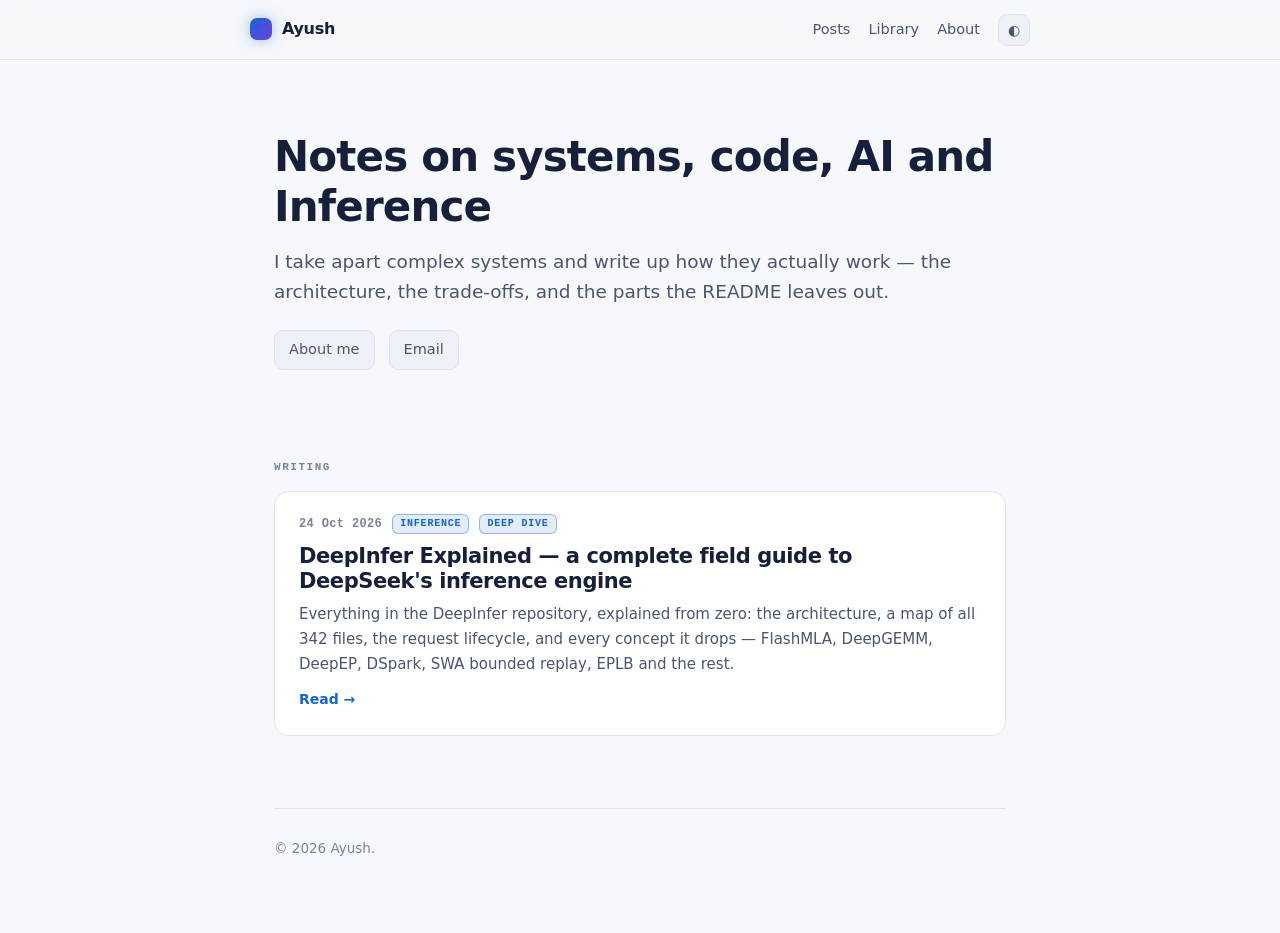
<file: index.html>
<!DOCTYPE html>
<html lang="en" data-theme="dark">
<head>
<meta charset="utf-8">
<meta name="viewport" content="width=device-width, initial-scale=1">
<title>Ayush — Notes on systems, code, AI and Inference</title>
<meta name="description" content="Notes on systems, code, AI and Inference — writing about systems, inference, and how things actually work under the hood.">
<link rel="stylesheet" href="assets/style.css">
<link rel="icon" href="data:image/svg+xml,<svg xmlns='http://www.w3.org/2000/svg' viewBox='0 0 100 100'><rect width='100' height='100' rx='28' fill='%2356a8ff'/></svg>">
<meta property="og:title" content="Ayush — Notes on systems, code, AI and Inference">
<meta property="og:description" content="Writing about systems, inference, and how things actually work under the hood.">
<meta property="og:type" content="website">
<meta property="og:url" content="https://SutraStack.github.io/">
</head>
<body>

<div id="top"><div class="inner">
  <a class="brand" href="/"><span class="dot"></span>Ayush</a>
  <nav>
    <a href="/">Posts</a>
    <a href="/library.html">Library</a>
    <a href="/about.html">About</a>
    <button class="tbtn" id="themebtn" title="Toggle theme" aria-label="Toggle theme">◐</button>
  </nav>
</div></div>

<div class="wrap">

  <header class="hero">
    <h1>Notes on systems, code, AI and Inference</h1>
    <p>I take apart complex systems and write up how they actually work — the architecture,
       the trade-offs, and the parts the README leaves out.</p>
    <div class="hero-links">
      <a href="/about.html">About me</a>
      <a href="mailto:hello@example.com">Email</a>
    </div>
  </header>

  <!-- ============================================================
       POSTS. To add a new one, copy a block below and change it.
       Newest post goes at the TOP.
       ============================================================ -->
  <p class="sec-label">Writing</p>

  <a class="post" href="/posts/deepinfer-explained.html">
    <div class="meta">
      <time datetime="2026-10-24">24 Oct 2026</time>
      <span class="tag">inference</span>
      <span class="tag">deep dive</span>
    </div>
    <h2>DeepInfer Explained — a complete field guide to DeepSeek's inference engine</h2>
    <p>Everything in the DeepInfer repository, explained from zero: the architecture, a map of all
       342 files, the request lifecycle, and every concept it drops — FlashMLA, DeepGEMM, DeepEP,
       DSpark, SWA bounded replay, EPLB and the rest.</p>
    <span class="readmore">Read →</span>
  </a>

  <!-- Copy this block for your next post:
  <a class="post" href="/posts/my-second-post.html">
    <div class="meta">
      <time datetime="2026-11-01">1 Nov 2026</time>
      <span class="tag">topic</span>
    </div>
    <h2>Post title goes here</h2>
    <p>One or two sentences that make someone want to click.</p>
    <span class="readmore">Read →</span>
  </a>
  -->

  <footer>
    <p>© <span id="yr">2026</span> Ayush.</p>
  </footer>
</div>

<script>
(function(){
  var root = document.documentElement;
  try {
    var saved = localStorage.getItem("blog-theme");
    if (saved) root.dataset.theme = saved;
    else if (matchMedia("(prefers-color-scheme: light)").matches) root.dataset.theme = "light";
  } catch(e){}
  document.getElementById("themebtn").onclick = function(){
    root.dataset.theme = root.dataset.theme === "dark" ? "light" : "dark";
    try { localStorage.setItem("blog-theme", root.dataset.theme); } catch(e){}
  };
  document.getElementById("yr").textContent = new Date().getFullYear();
})();
</script>
</body>
</html>
</file>
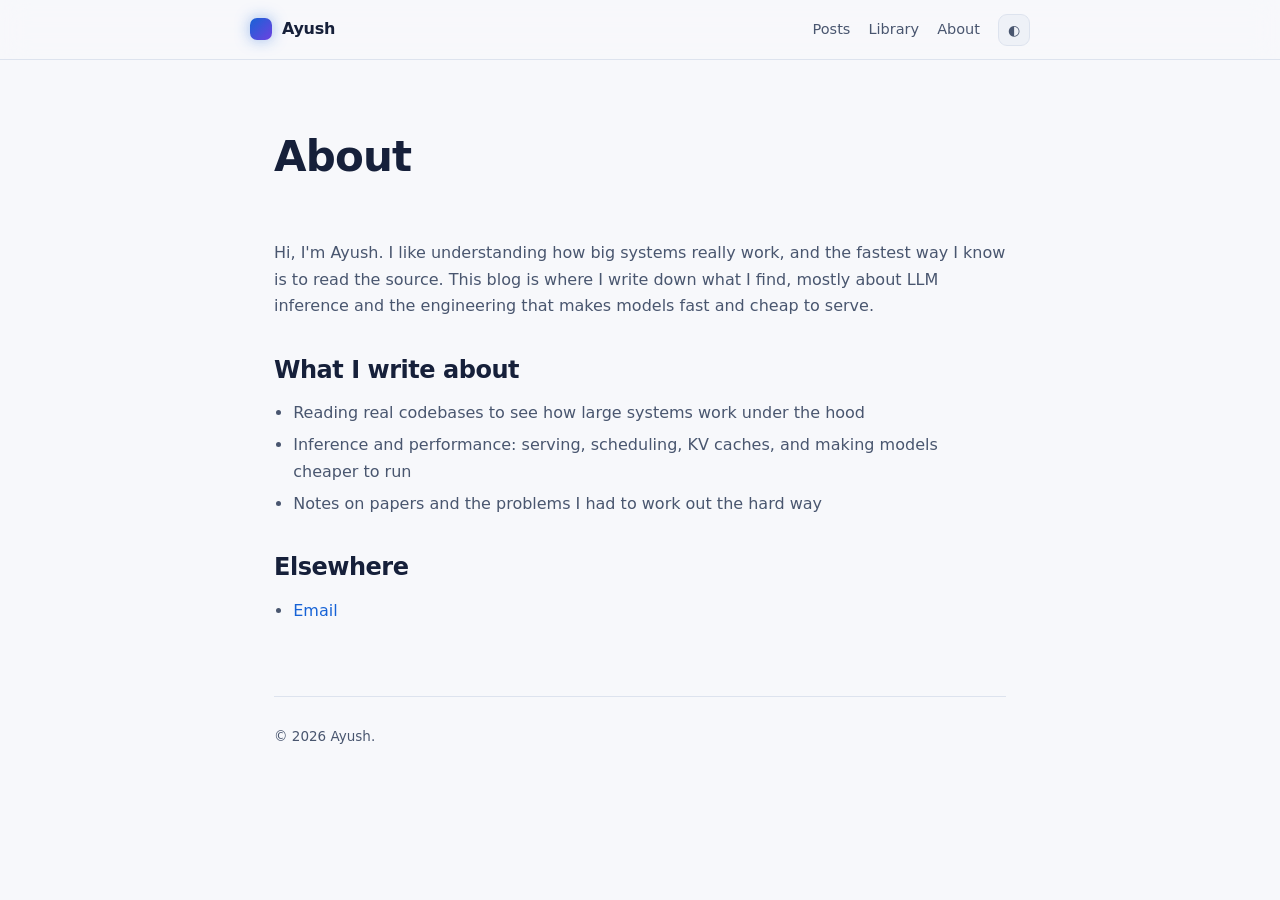
<file: about.html>
<!DOCTYPE html>
<html lang="en" data-theme="dark">
<head>
<meta charset="utf-8">
<meta name="viewport" content="width=device-width, initial-scale=1">
<title>About — Ayush</title>
<meta name="description" content="About Ayush.">
<link rel="stylesheet" href="assets/style.css">
<link rel="icon" href="data:image/svg+xml,<svg xmlns='http://www.w3.org/2000/svg' viewBox='0 0 100 100'><rect width='100' height='100' rx='28' fill='%2356a8ff'/></svg>">
</head>
<body>

<div id="top"><div class="inner">
  <a class="brand" href="/"><span class="dot"></span>Ayush</a>
  <nav>
    <a href="/">Posts</a>
    <a href="/library.html">Library</a>
    <a href="/about.html">About</a>
    <button class="tbtn" id="themebtn" title="Toggle theme" aria-label="Toggle theme">◐</button>
  </nav>
</div></div>

<div class="wrap prose">
  <header class="hero">
    <h1>About</h1>
  </header>

  <p>Hi, I'm Ayush. I like understanding how big systems really work, and the fastest way I
     know is to read the source. This blog is where I write down what I find, mostly about
     LLM inference and the engineering that makes models fast and cheap to serve.</p>

  <h2>What I write about</h2>
  <ul>
    <li>Reading real codebases to see how large systems work under the hood</li>
    <li>Inference and performance: serving, scheduling, KV caches, and making models cheaper to run</li>
    <li>Notes on papers and the problems I had to work out the hard way</li>
  </ul>

  <h2>Elsewhere</h2>
  <ul>
    <li><a href="mailto:hello@example.com">Email</a></li>
  </ul>

  <footer>
    <p>© <span id="yr">2026</span> Ayush.</p>
  </footer>
</div>

<script>
(function(){
  var root = document.documentElement;
  try {
    var saved = localStorage.getItem("blog-theme");
    if (saved) root.dataset.theme = saved;
    else if (matchMedia("(prefers-color-scheme: light)").matches) root.dataset.theme = "light";
  } catch(e){}
  document.getElementById("themebtn").onclick = function(){
    root.dataset.theme = root.dataset.theme === "dark" ? "light" : "dark";
    try { localStorage.setItem("blog-theme", root.dataset.theme); } catch(e){}
  };
  document.getElementById("yr").textContent = new Date().getFullYear();
})();
</script>
</body>
</html>
</file>
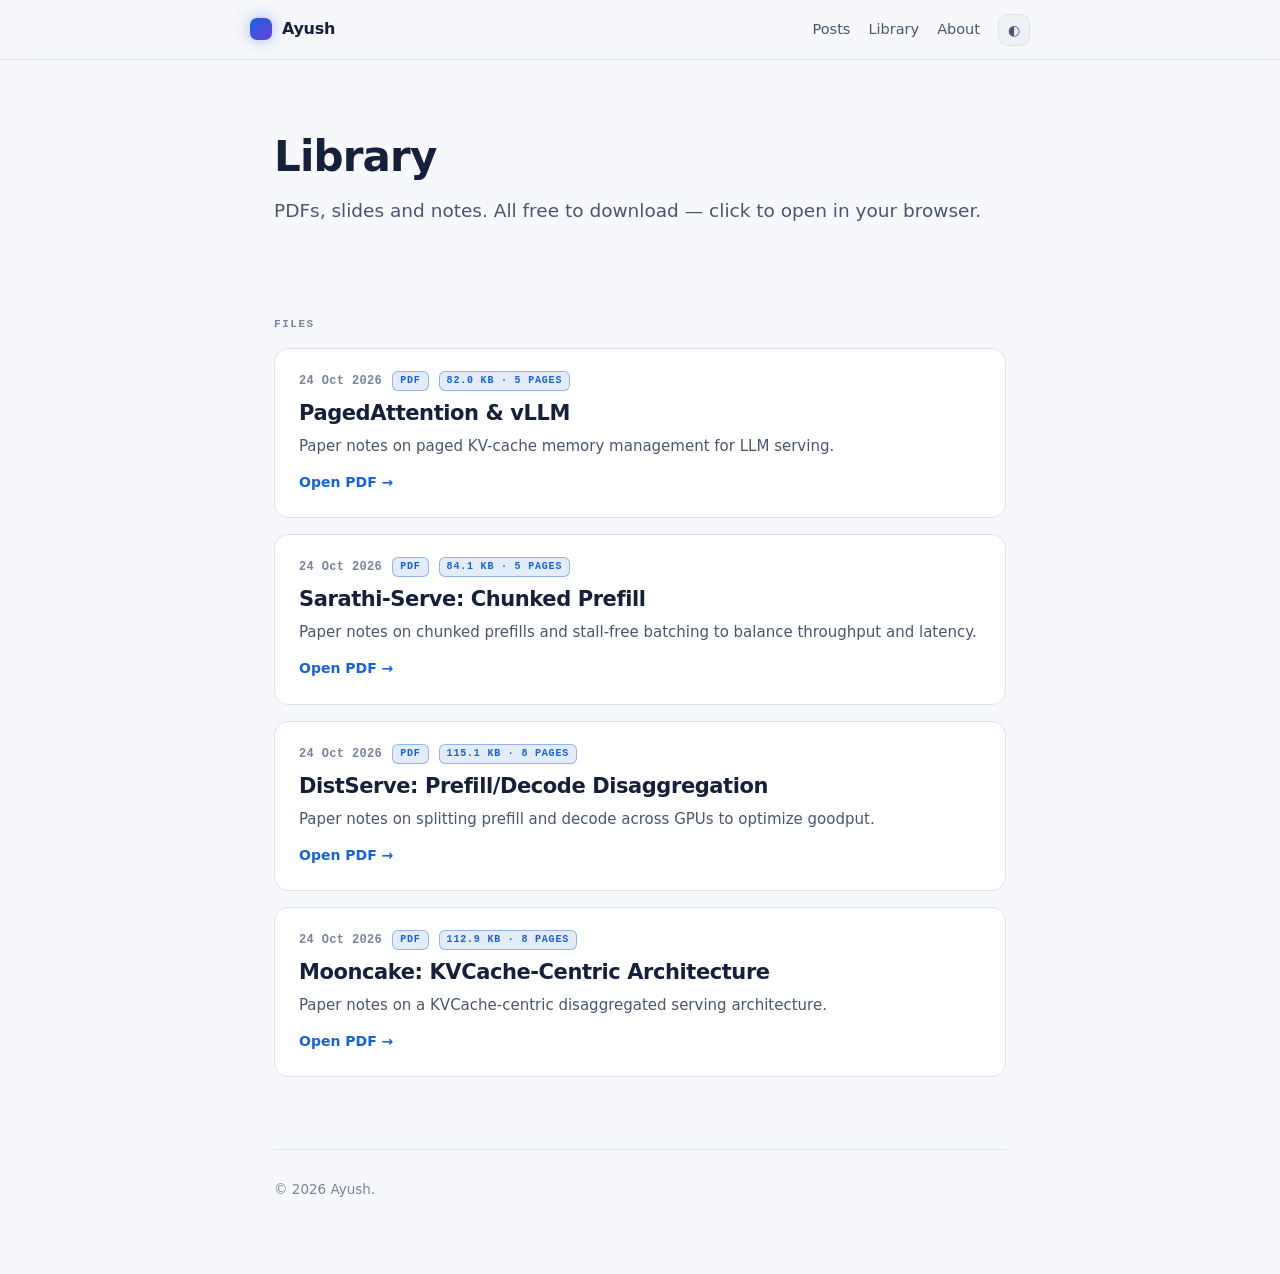
<file: library.html>
<!DOCTYPE html>
<html lang="en" data-theme="dark">
<head>
<meta charset="utf-8">
<meta name="viewport" content="width=device-width, initial-scale=1">
<title>Library — Ayush</title>
<meta name="description" content="Downloadable PDFs, papers and notes by Ayush.">
<link rel="stylesheet" href="assets/style.css">
<link rel="icon" href="data:image/svg+xml,<svg xmlns='http://www.w3.org/2000/svg' viewBox='0 0 100 100'><rect width='100' height='100' rx='28' fill='%2356a8ff'/></svg>">
</head>
<body>

<div id="top"><div class="inner">
  <a class="brand" href="/"><span class="dot"></span>Ayush</a>
  <nav>
    <a href="/">Posts</a>
    <a href="/library.html">Library</a>
    <a href="/about.html">About</a>
    <button class="tbtn" id="themebtn" title="Toggle theme" aria-label="Toggle theme">&#9680;</button>
  </nav>
</div></div>

<div class="wrap">
  <header class="hero">
    <h1>Library</h1>
    <p>PDFs, slides and notes. All free to download — click to open in your browser.</p>
  </header>

  <p class="sec-label">Files</p>

  <a class="post" href="/files/01_PagedAttention_vLLM.pdf">
    <div class="meta">
      <time datetime="2026-10-24">24 Oct 2026</time>
      <span class="tag">pdf</span>
      <span class="tag">82.0 KB · 5 pages</span>
    </div>
    <h2>PagedAttention &amp; vLLM</h2>
    <p>Paper notes on paged KV-cache memory management for LLM serving.</p>
    <span class="readmore">Open PDF &rarr;</span>
  </a>

  <a class="post" href="/files/02_Sarathi_Serve_ChunkedPrefill.pdf">
    <div class="meta">
      <time datetime="2026-10-24">24 Oct 2026</time>
      <span class="tag">pdf</span>
      <span class="tag">84.1 KB · 5 pages</span>
    </div>
    <h2>Sarathi-Serve: Chunked Prefill</h2>
    <p>Paper notes on chunked prefills and stall-free batching to balance throughput and latency.</p>
    <span class="readmore">Open PDF &rarr;</span>
  </a>

  <a class="post" href="/files/03_DistServe_Disaggregation.pdf">
    <div class="meta">
      <time datetime="2026-10-24">24 Oct 2026</time>
      <span class="tag">pdf</span>
      <span class="tag">115.1 KB · 8 pages</span>
    </div>
    <h2>DistServe: Prefill/Decode Disaggregation</h2>
    <p>Paper notes on splitting prefill and decode across GPUs to optimize goodput.</p>
    <span class="readmore">Open PDF &rarr;</span>
  </a>

  <a class="post" href="/files/04_Mooncake_KVCache_Centric.pdf">
    <div class="meta">
      <time datetime="2026-10-24">24 Oct 2026</time>
      <span class="tag">pdf</span>
      <span class="tag">112.9 KB · 8 pages</span>
    </div>
    <h2>Mooncake: KVCache-Centric Architecture</h2>
    <p>Paper notes on a KVCache-centric disaggregated serving architecture.</p>
    <span class="readmore">Open PDF &rarr;</span>
  </a>

  <footer>
    <p>&copy; <span id="yr">2026</span> Ayush.</p>
  </footer>
</div>

<!-- GENERATED BY build-library.py — edits here are overwritten. Change files/meta.tsv instead. -->
<script>
(function(){
  var root = document.documentElement;
  try {
    var saved = localStorage.getItem("blog-theme");
    if (saved) root.dataset.theme = saved;
    else if (matchMedia("(prefers-color-scheme: light)").matches) root.dataset.theme = "light";
  } catch(e){}
  document.getElementById("themebtn").onclick = function(){
    root.dataset.theme = root.dataset.theme === "dark" ? "light" : "dark";
    try { localStorage.setItem("blog-theme", root.dataset.theme); } catch(e){}
  };
  document.getElementById("yr").textContent = new Date().getFullYear();
})();
</script>
</body>
</html>
</file>
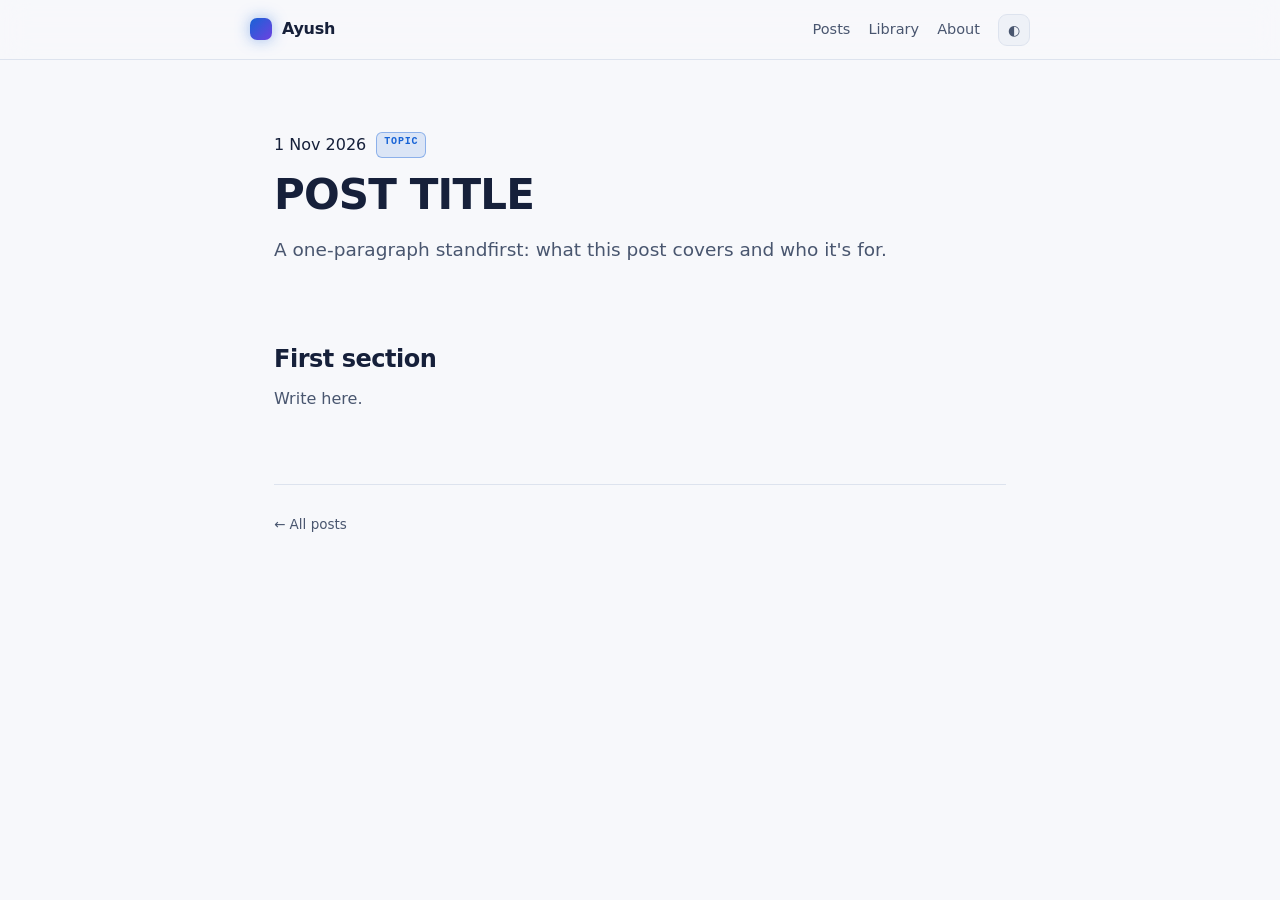
<file: posts/_template.html>
<!DOCTYPE html>
<html lang="en" data-theme="dark">
<head>
<meta charset="utf-8">
<meta name="viewport" content="width=device-width, initial-scale=1">
<title>POST TITLE — Ayush</title>
<meta name="description" content="One sentence describing this post. Shows up in Google and link previews.">
<link rel="stylesheet" href="../assets/style.css">
<link rel="icon" href="data:image/svg+xml,<svg xmlns='http://www.w3.org/2000/svg' viewBox='0 0 100 100'><rect width='100' height='100' rx='28' fill='%2356a8ff'/></svg>">
<style>
  /* post-specific styling */
  .prose pre{background:var(--bg-3);border:1px solid var(--line);border-radius:12px;
    padding:14px 16px;overflow-x:auto;font-family:var(--mono);font-size:13px;line-height:1.6}
  .prose blockquote{border-left:3px solid var(--acc);margin:18px 0;padding:4px 0 4px 16px;
    color:var(--tx-2);font-style:italic}
  .prose img{max-width:100%;border-radius:10px;border:1px solid var(--line)}
</style>
</head>
<body>

<div id="top"><div class="inner">
  <a class="brand" href="/"><span class="dot"></span>Ayush</a>
  <nav>
    <a href="/">Posts</a>
    <a href="/library.html">Library</a>
    <a href="/about.html">About</a>
    <button class="tbtn" id="themebtn" title="Toggle theme" aria-label="Toggle theme">◐</button>
  </nav>
</div></div>

<div class="wrap prose">
  <header class="hero">
    <div class="meta" style="display:flex;gap:10px;margin-bottom:12px">
      <time datetime="2026-11-01">1 Nov 2026</time>
      <span class="tag">topic</span>
    </div>
    <h1>POST TITLE</h1>
    <p>A one-paragraph standfirst: what this post covers and who it's for.</p>
  </header>

  <h2>First section</h2>
  <p>Write here.</p>

  <footer>
    <p><a href="/">← All posts</a></p>
  </footer>
</div>

<script>
(function(){
  var root = document.documentElement;
  try {
    var saved = localStorage.getItem("blog-theme");
    if (saved) root.dataset.theme = saved;
    else if (matchMedia("(prefers-color-scheme: light)").matches) root.dataset.theme = "light";
  } catch(e){}
  document.getElementById("themebtn").onclick = function(){
    root.dataset.theme = root.dataset.theme === "dark" ? "light" : "dark";
    try { localStorage.setItem("blog-theme", root.dataset.theme); } catch(e){}
  };
})();
</script>
</body>
</html>
</file>
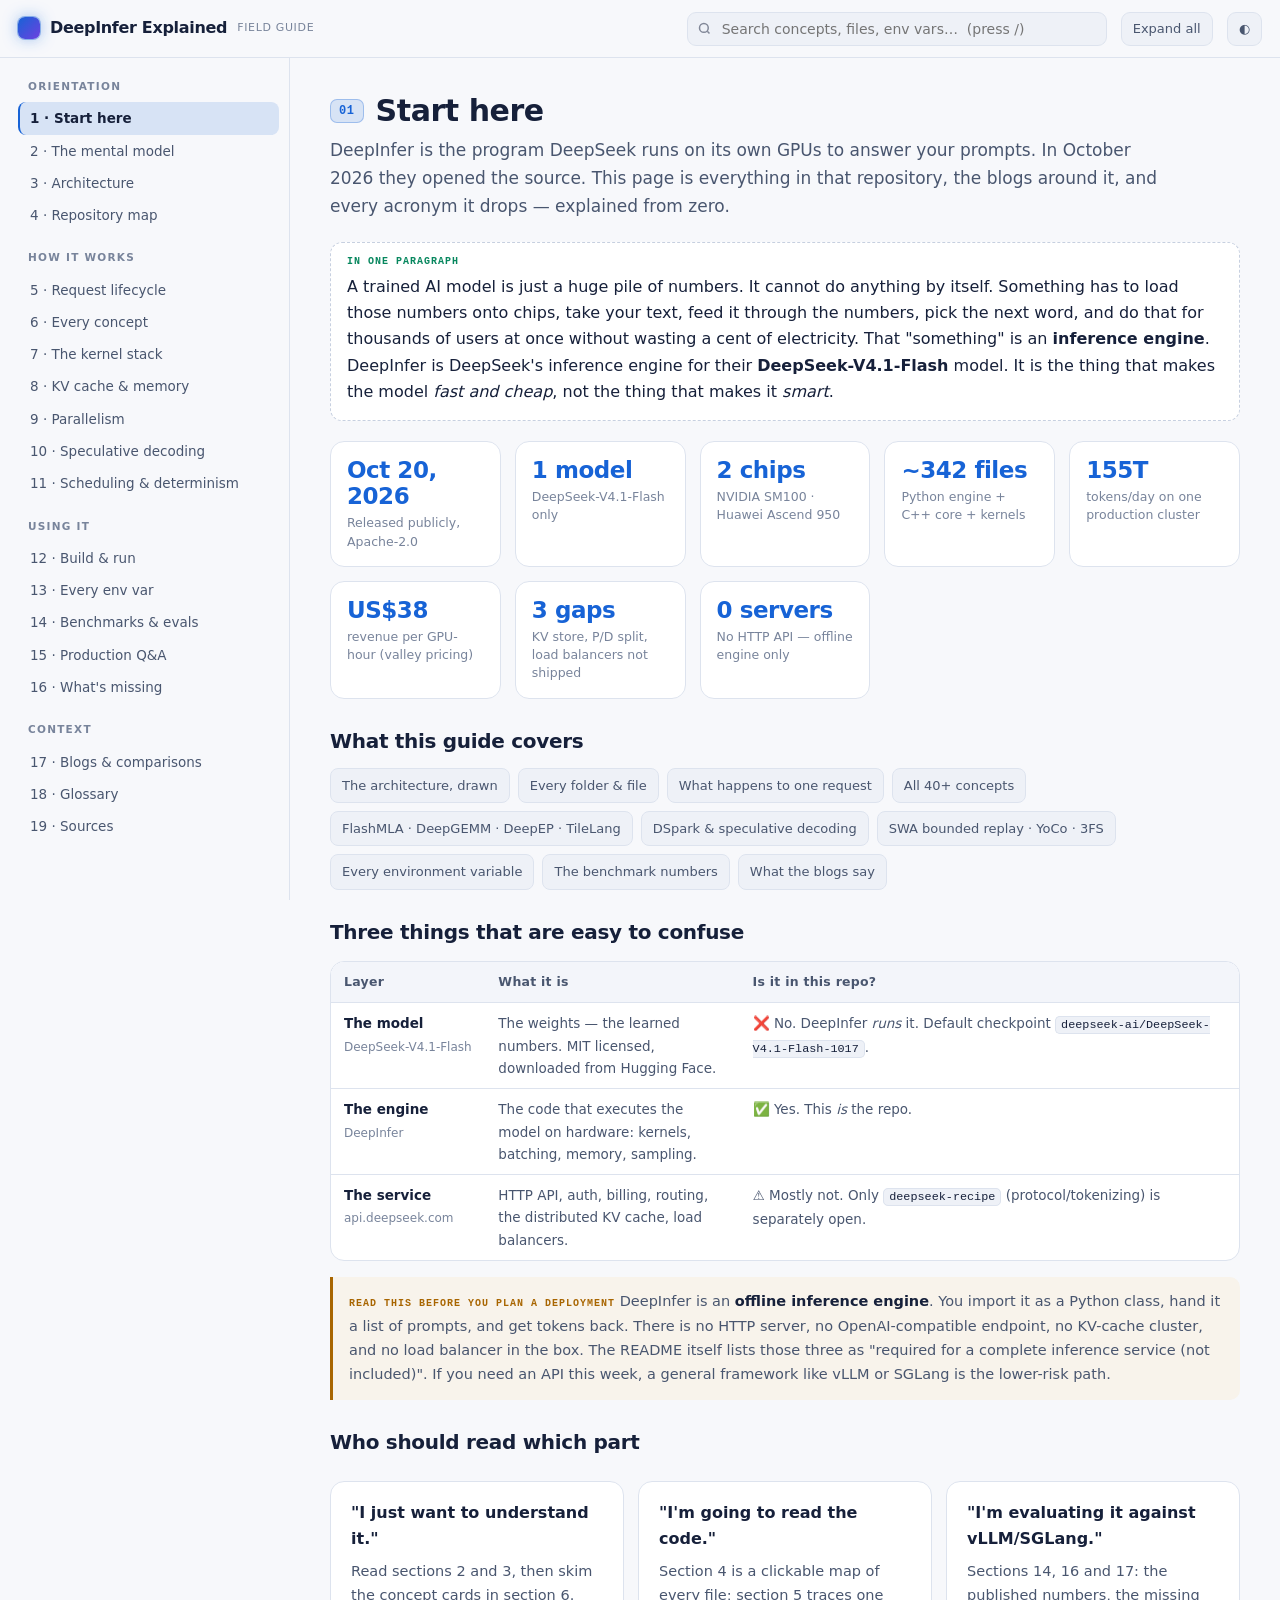
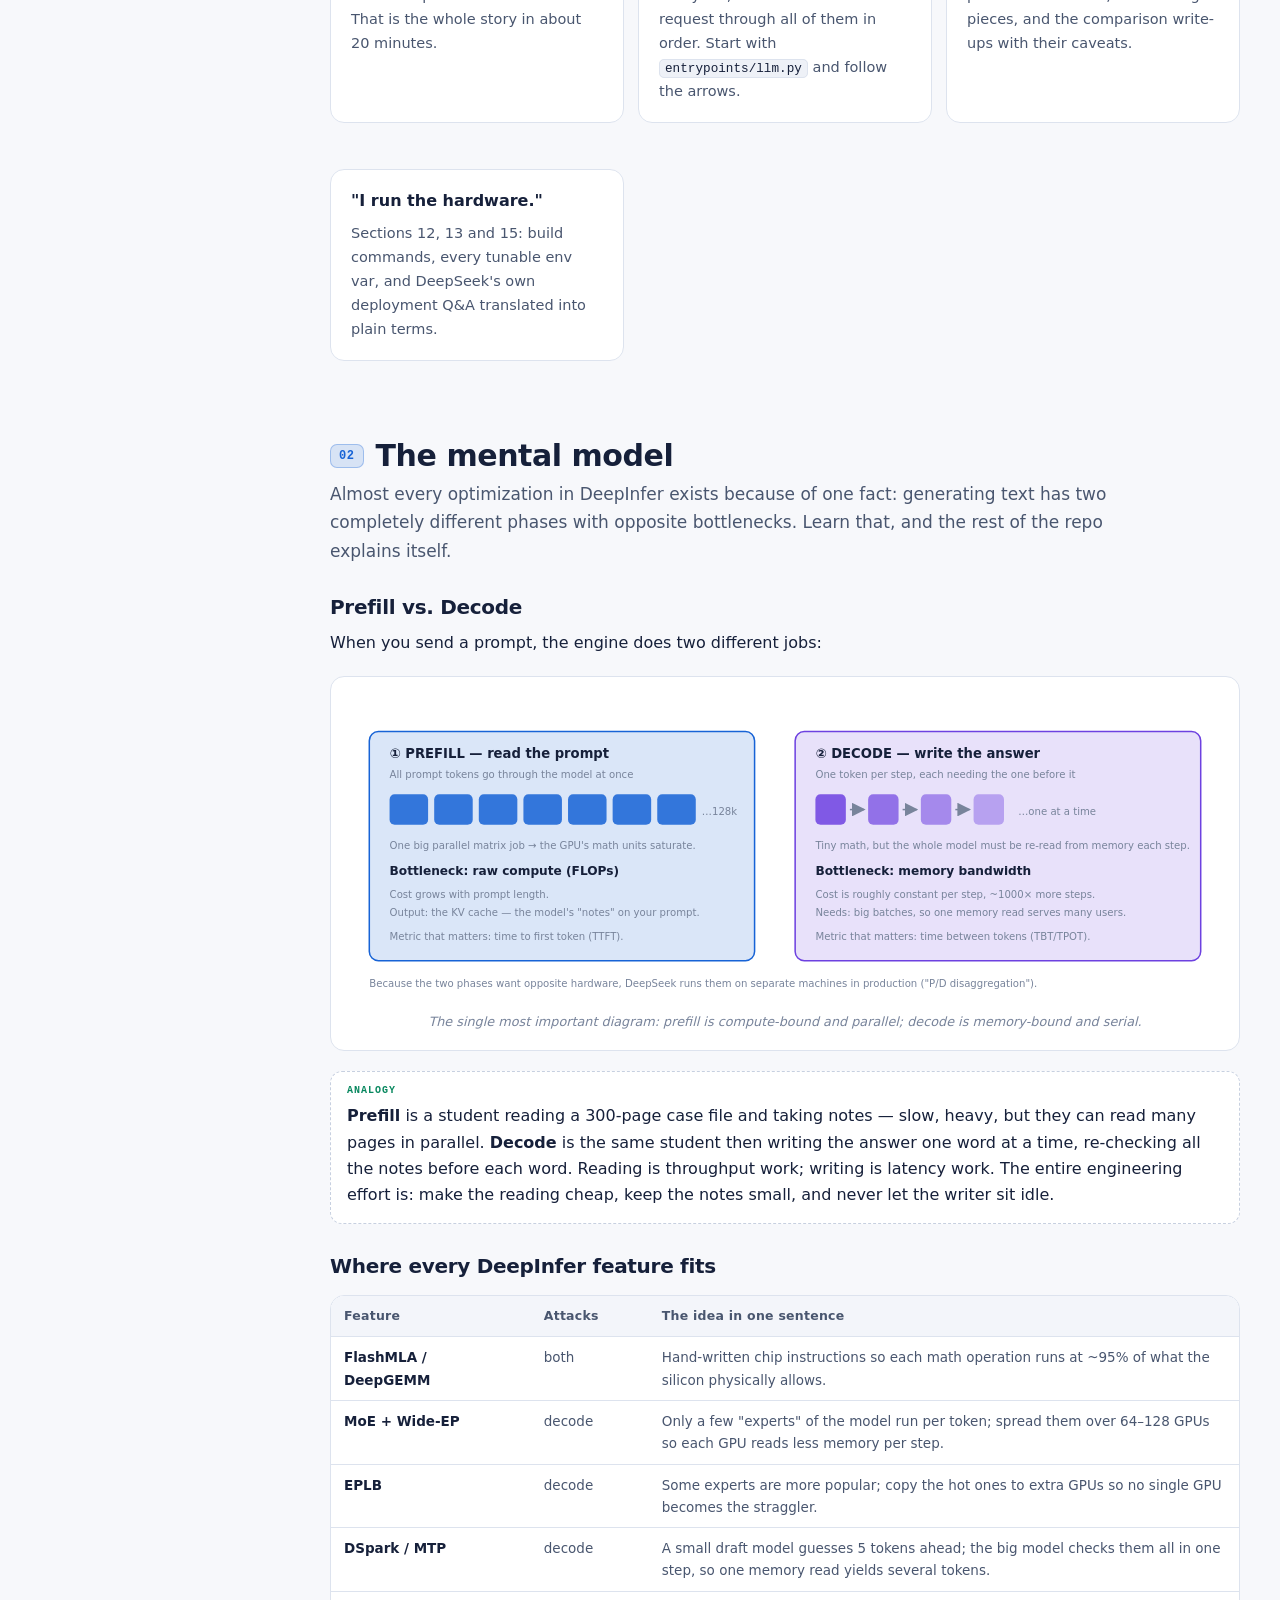
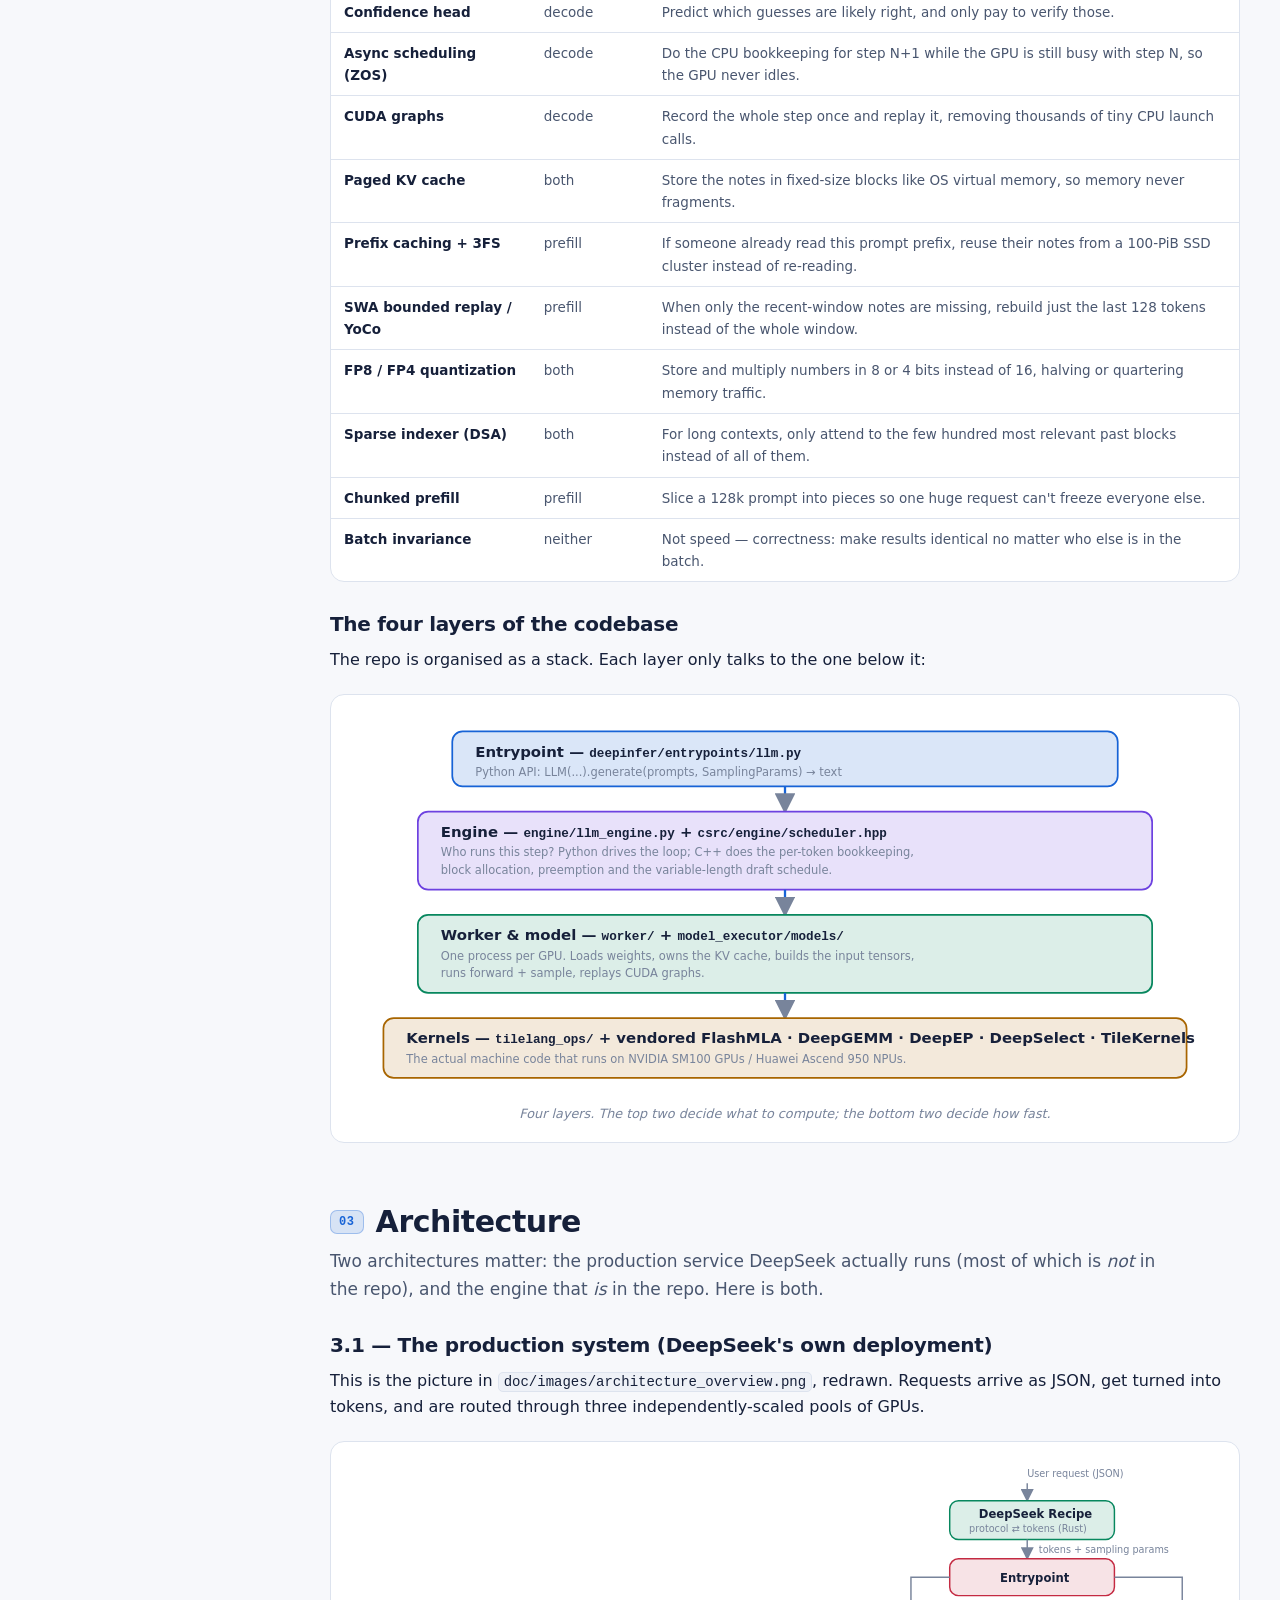
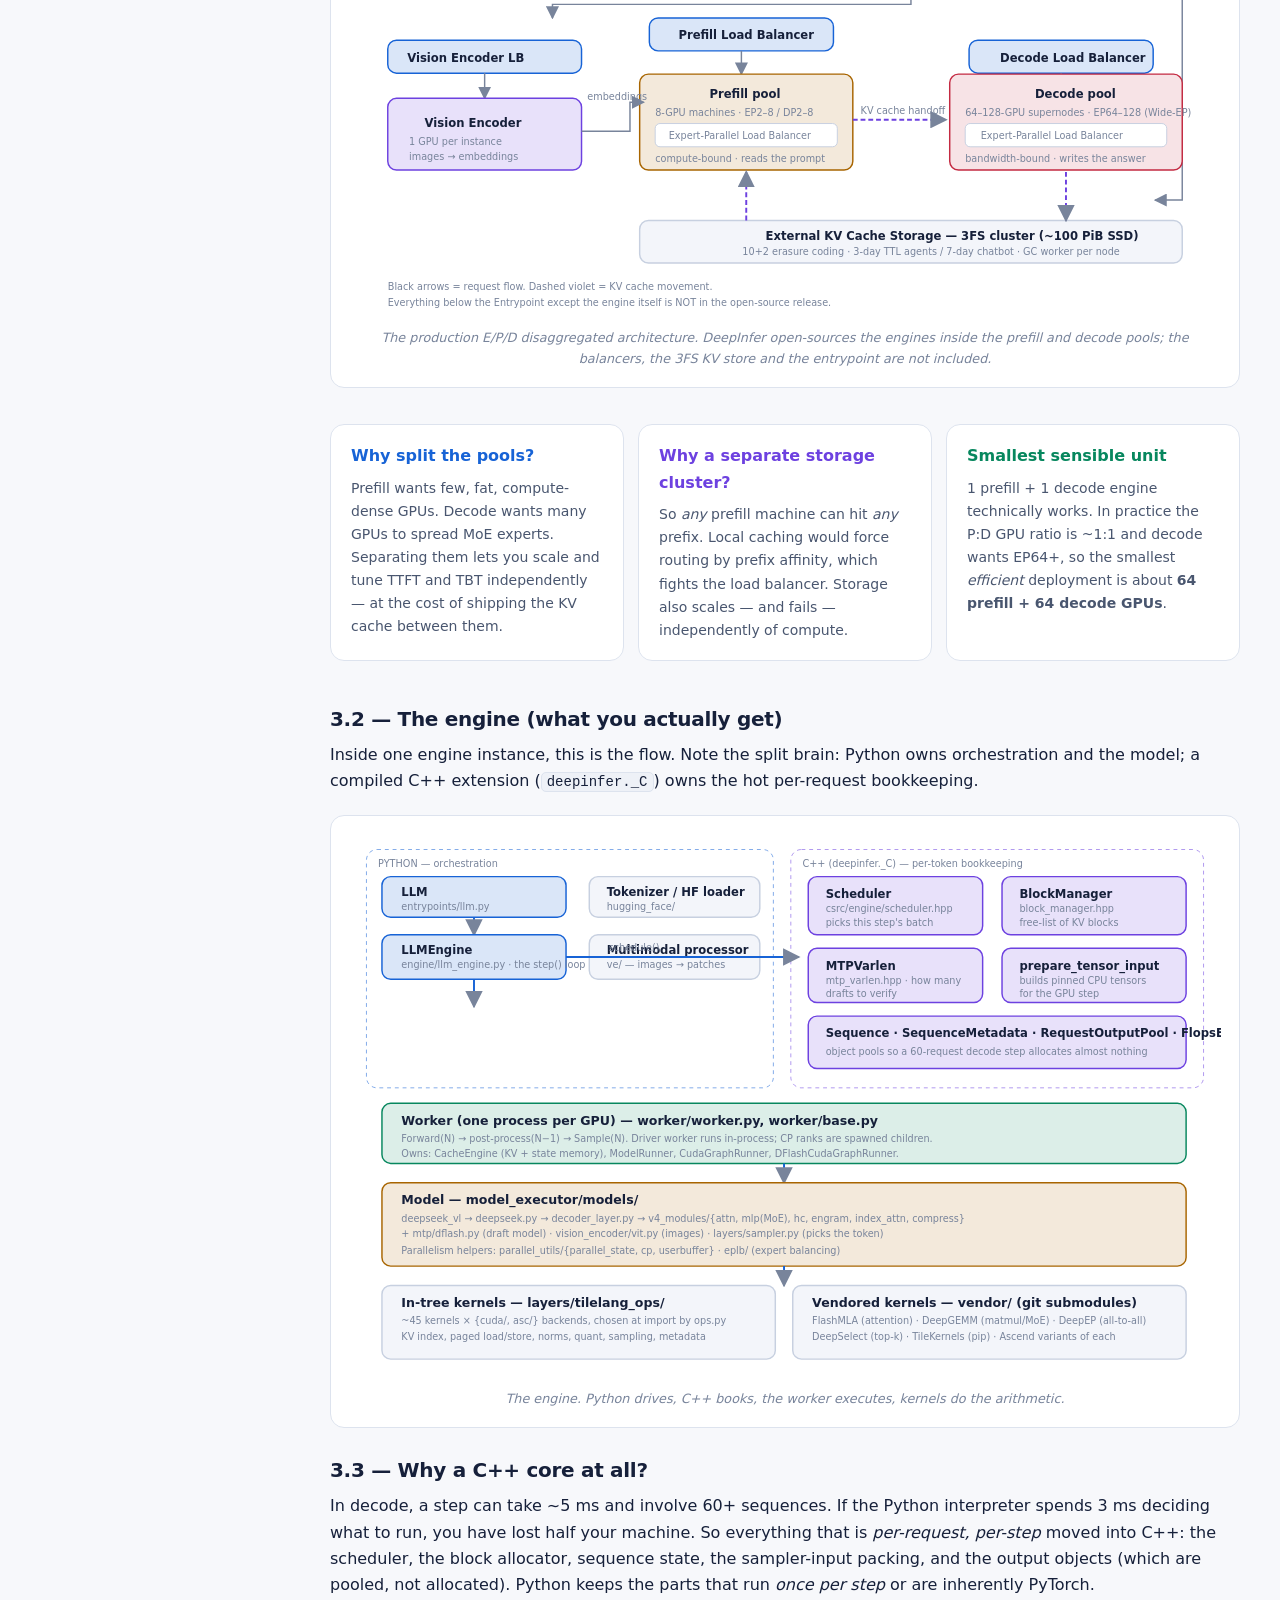
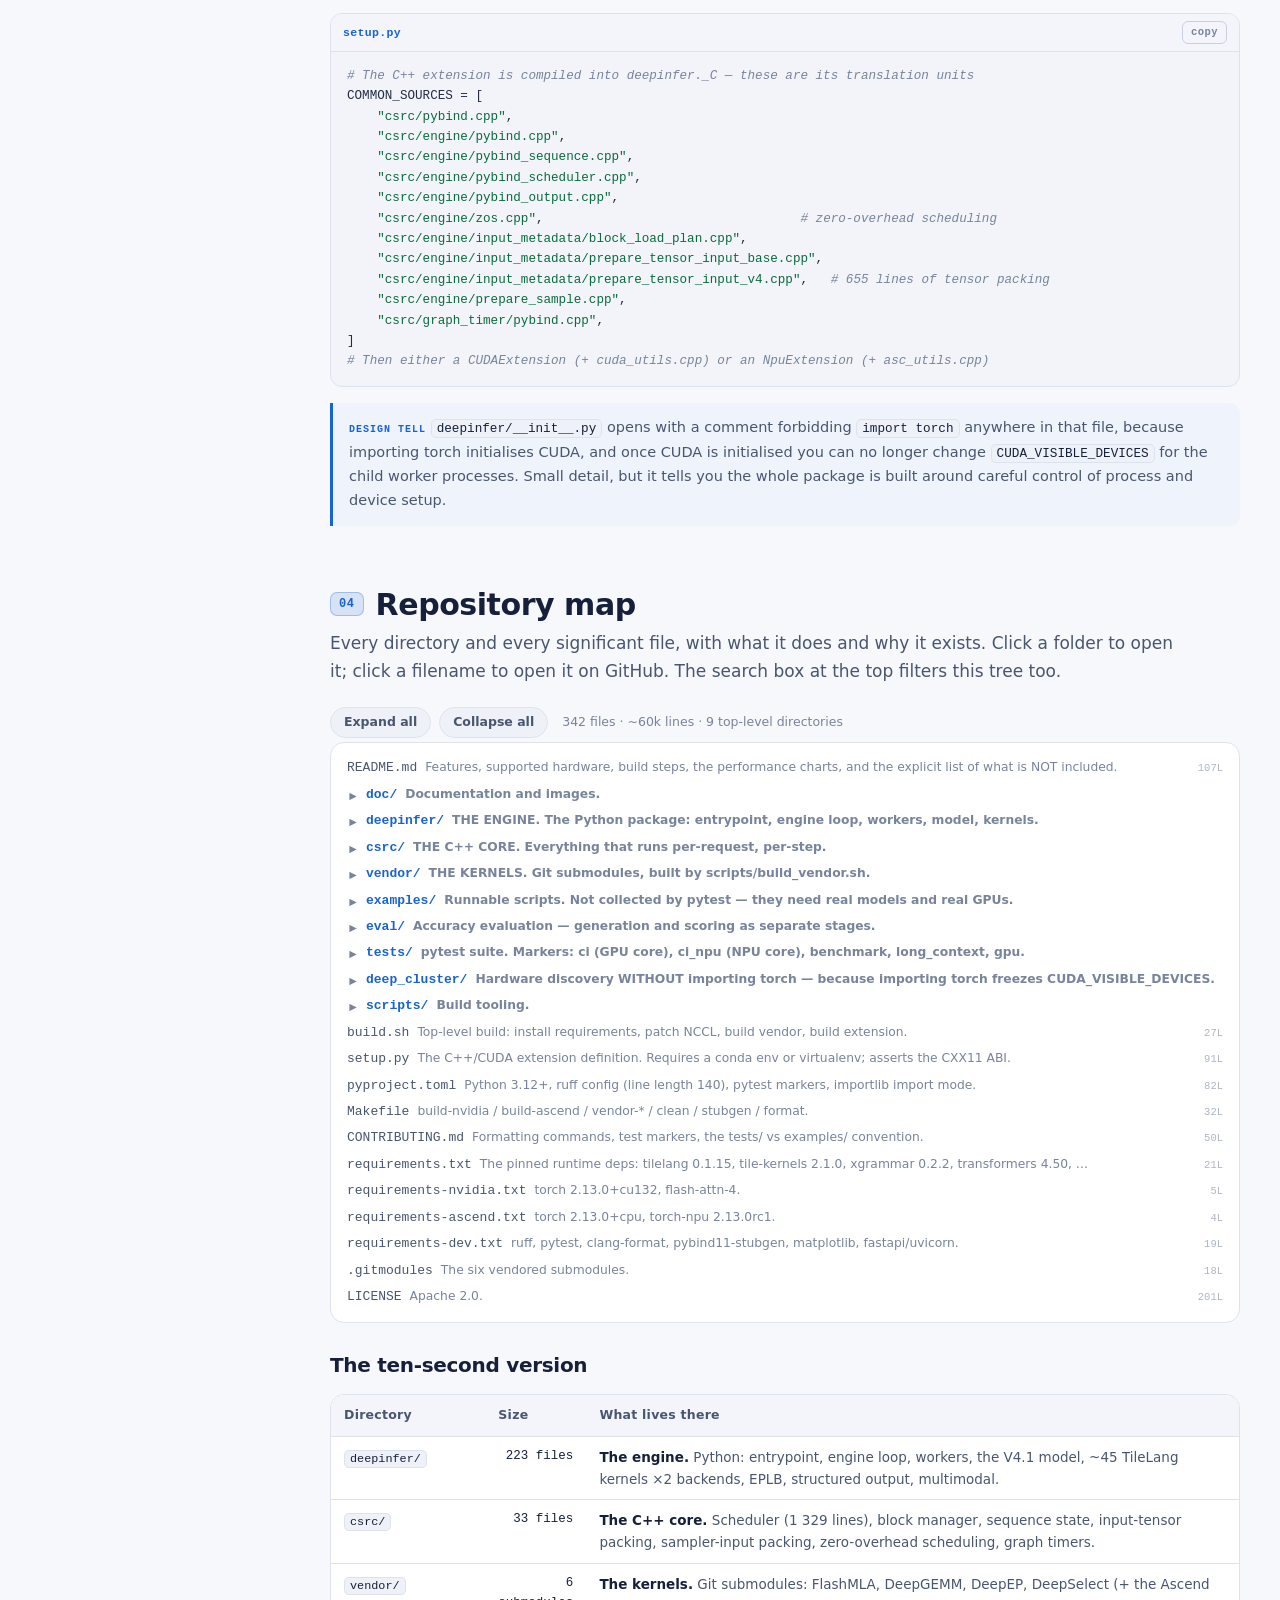
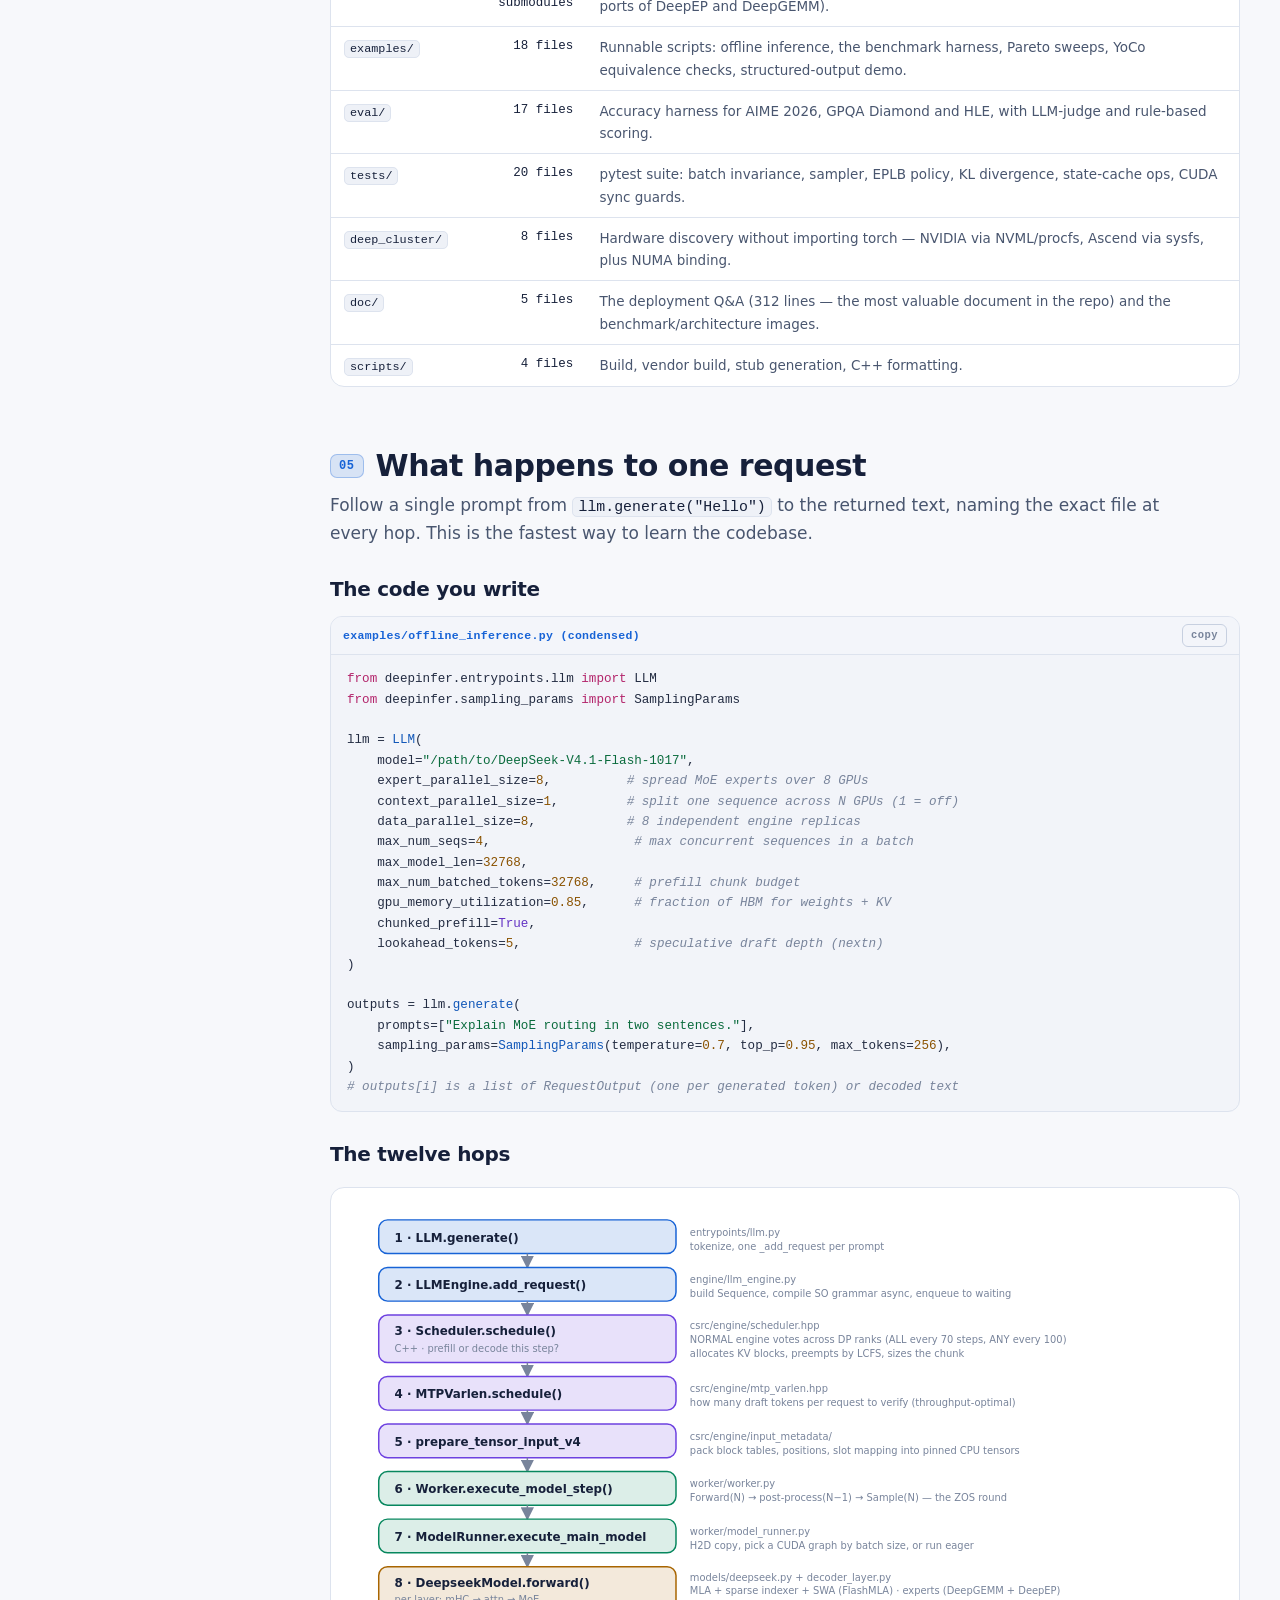
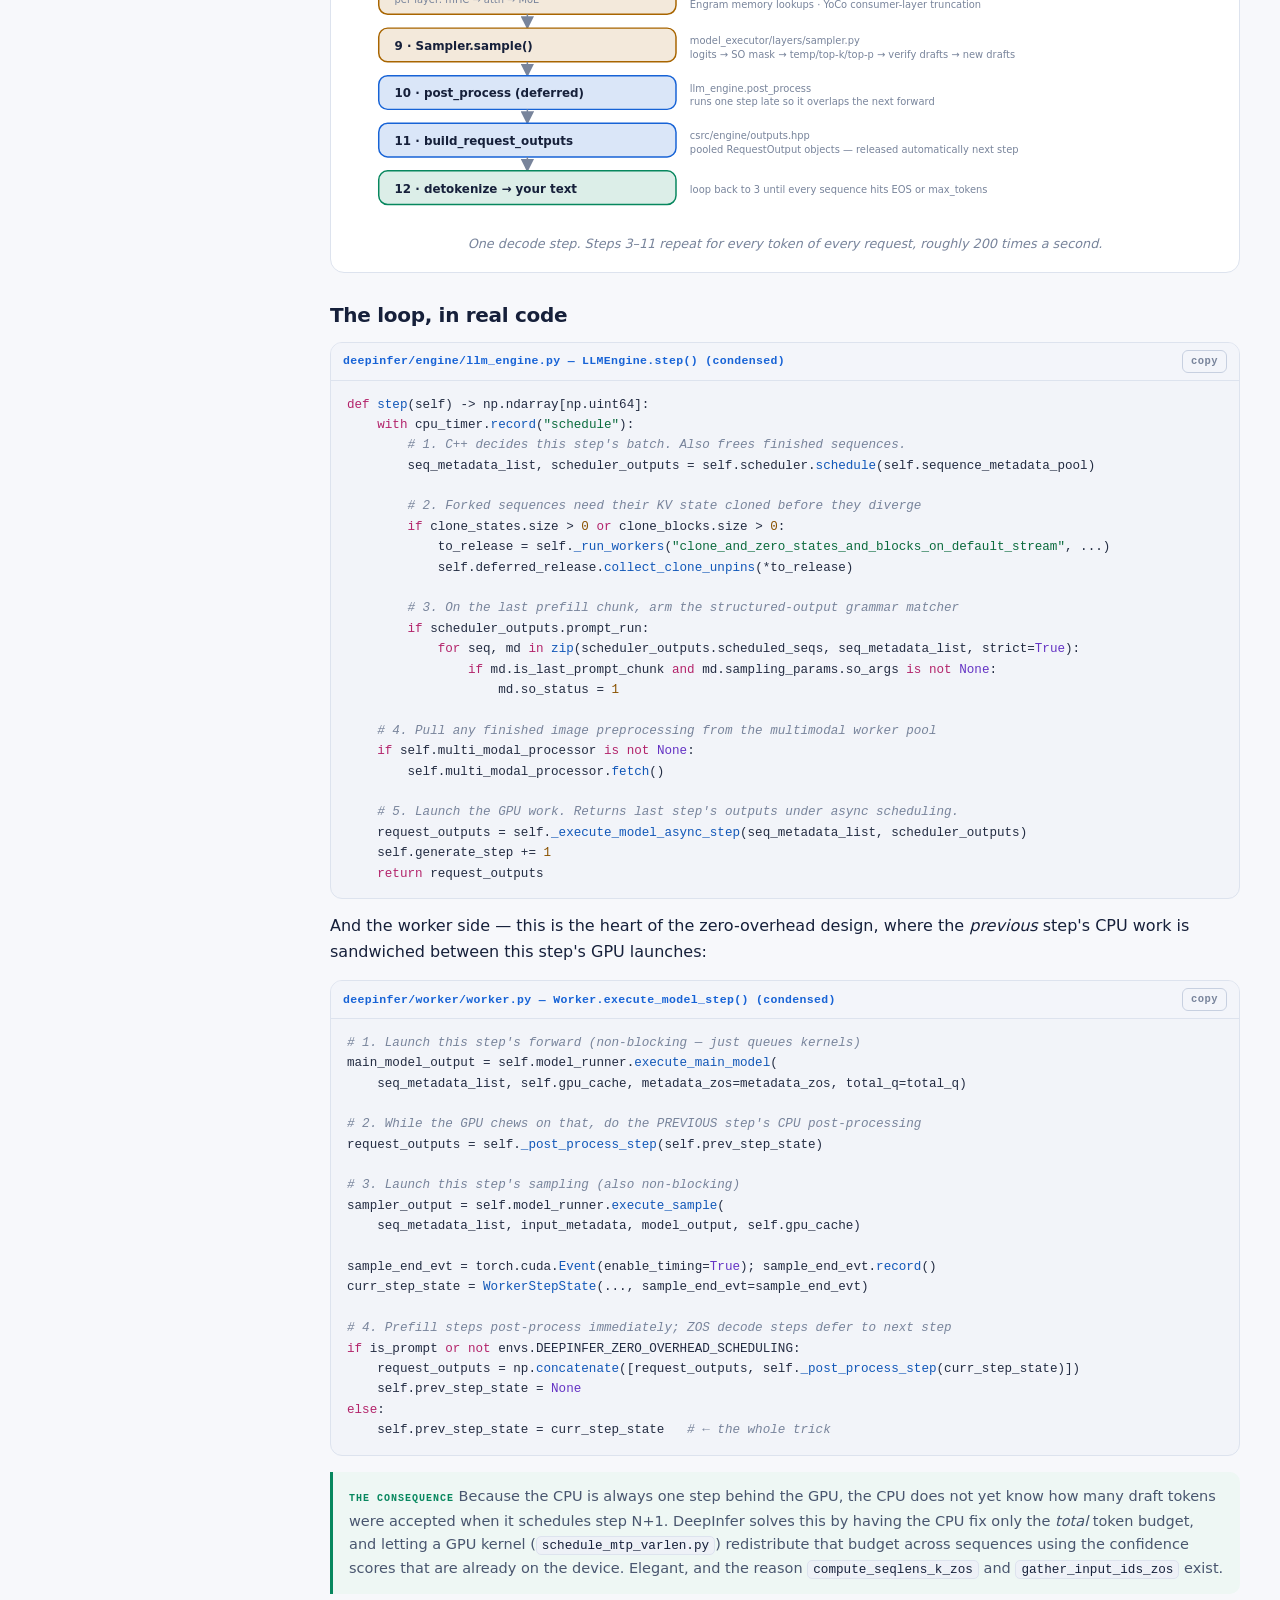
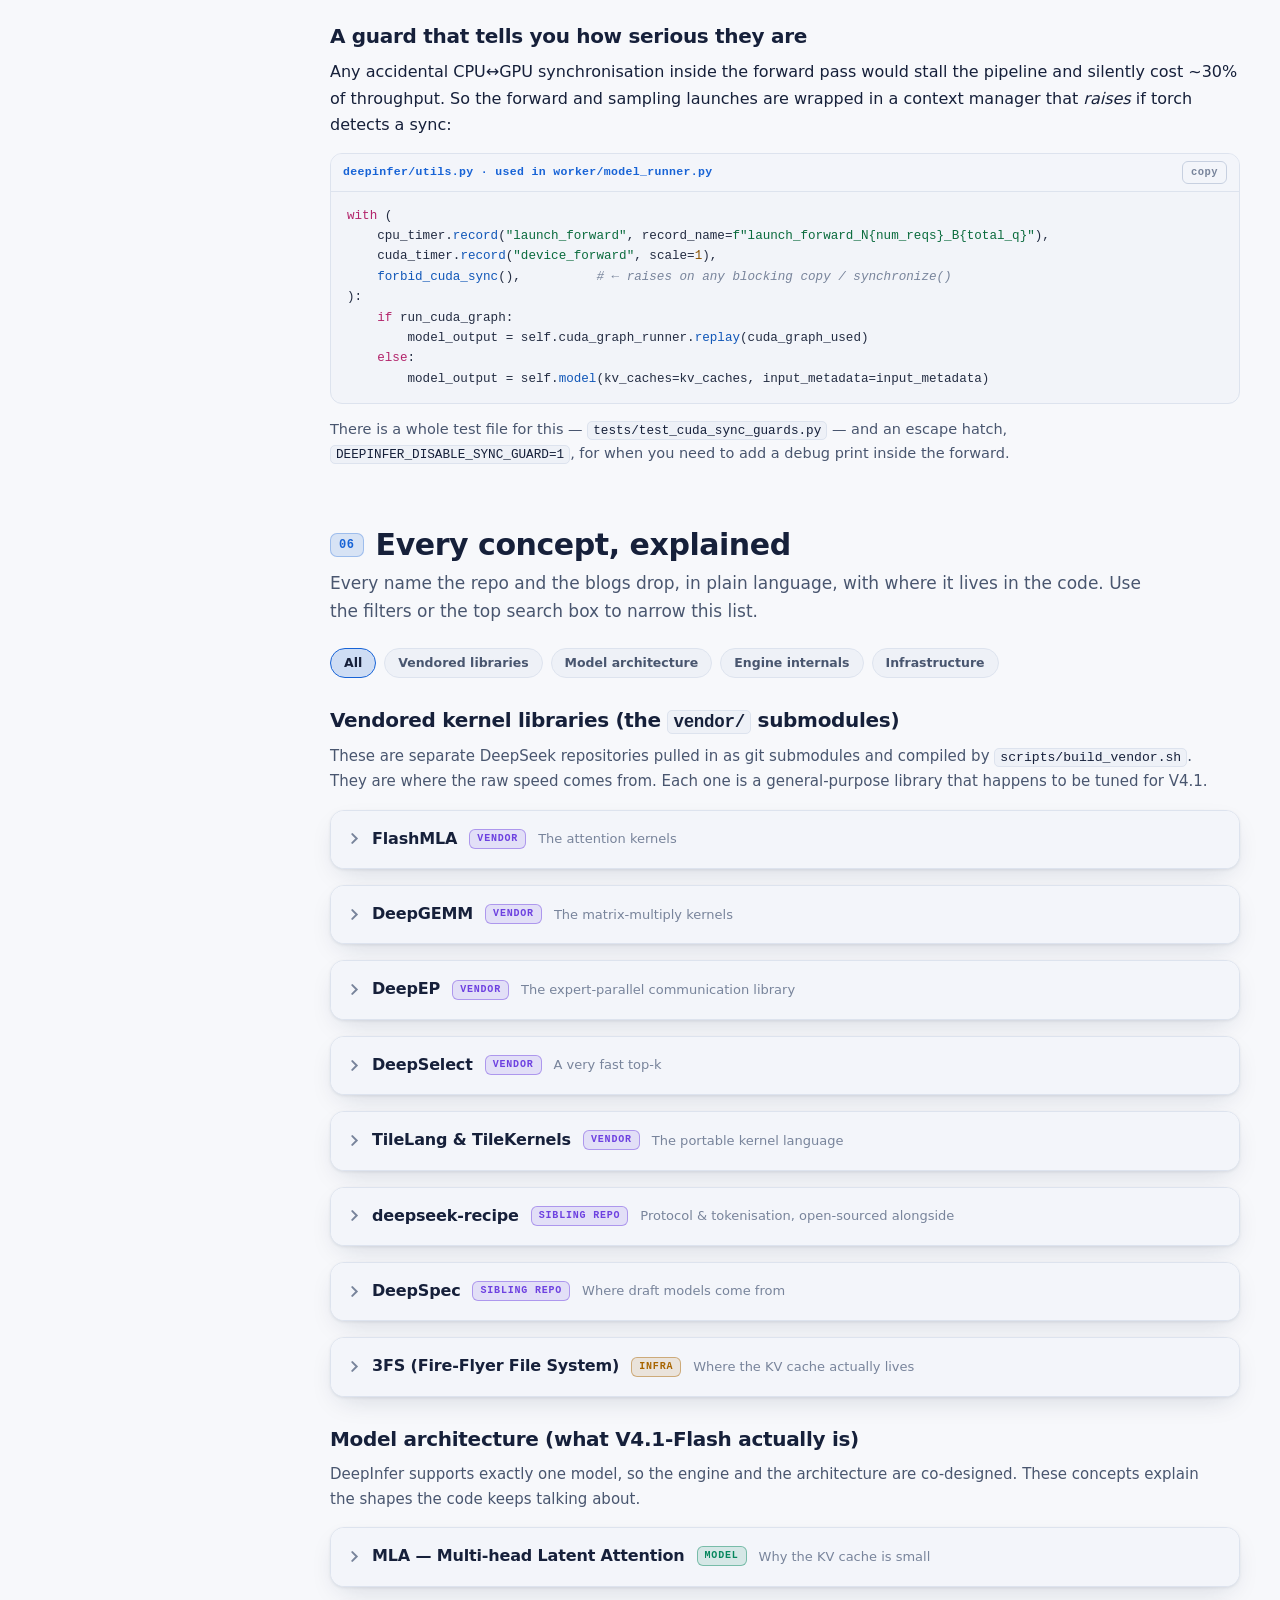
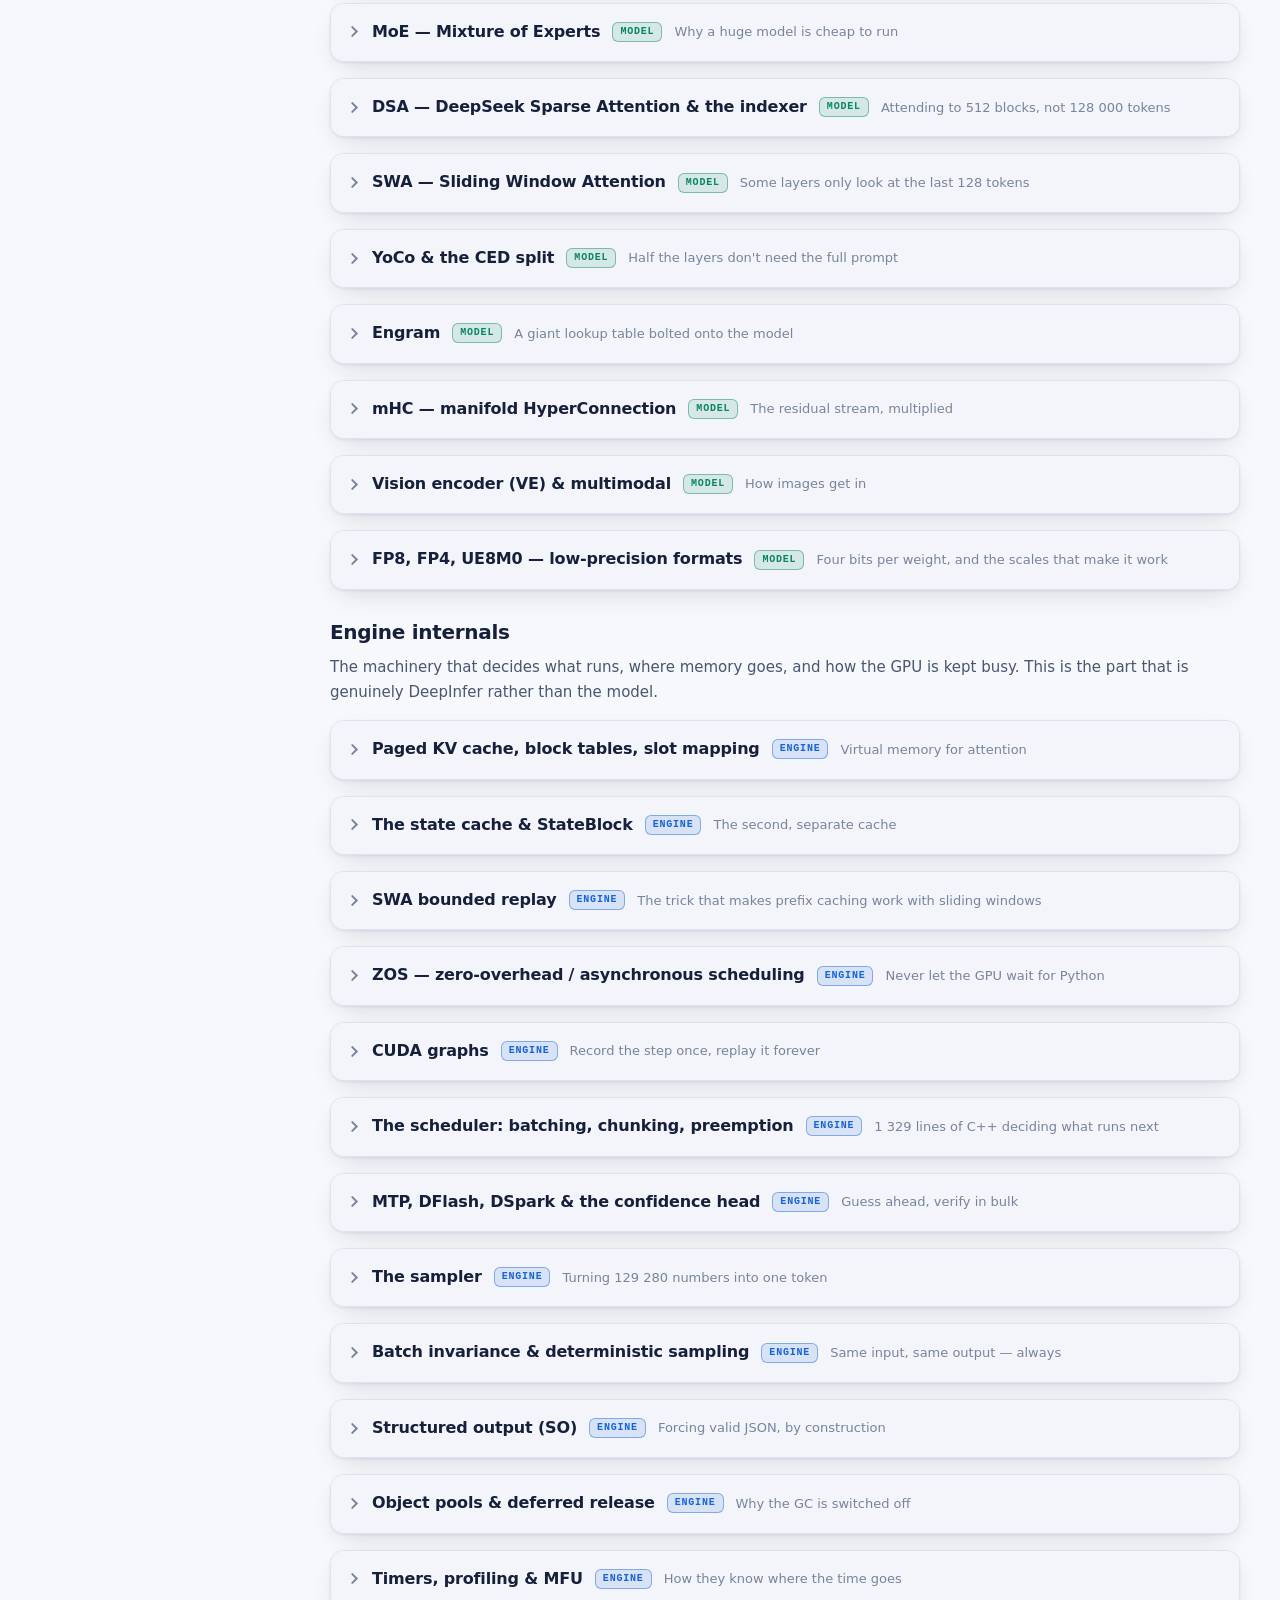
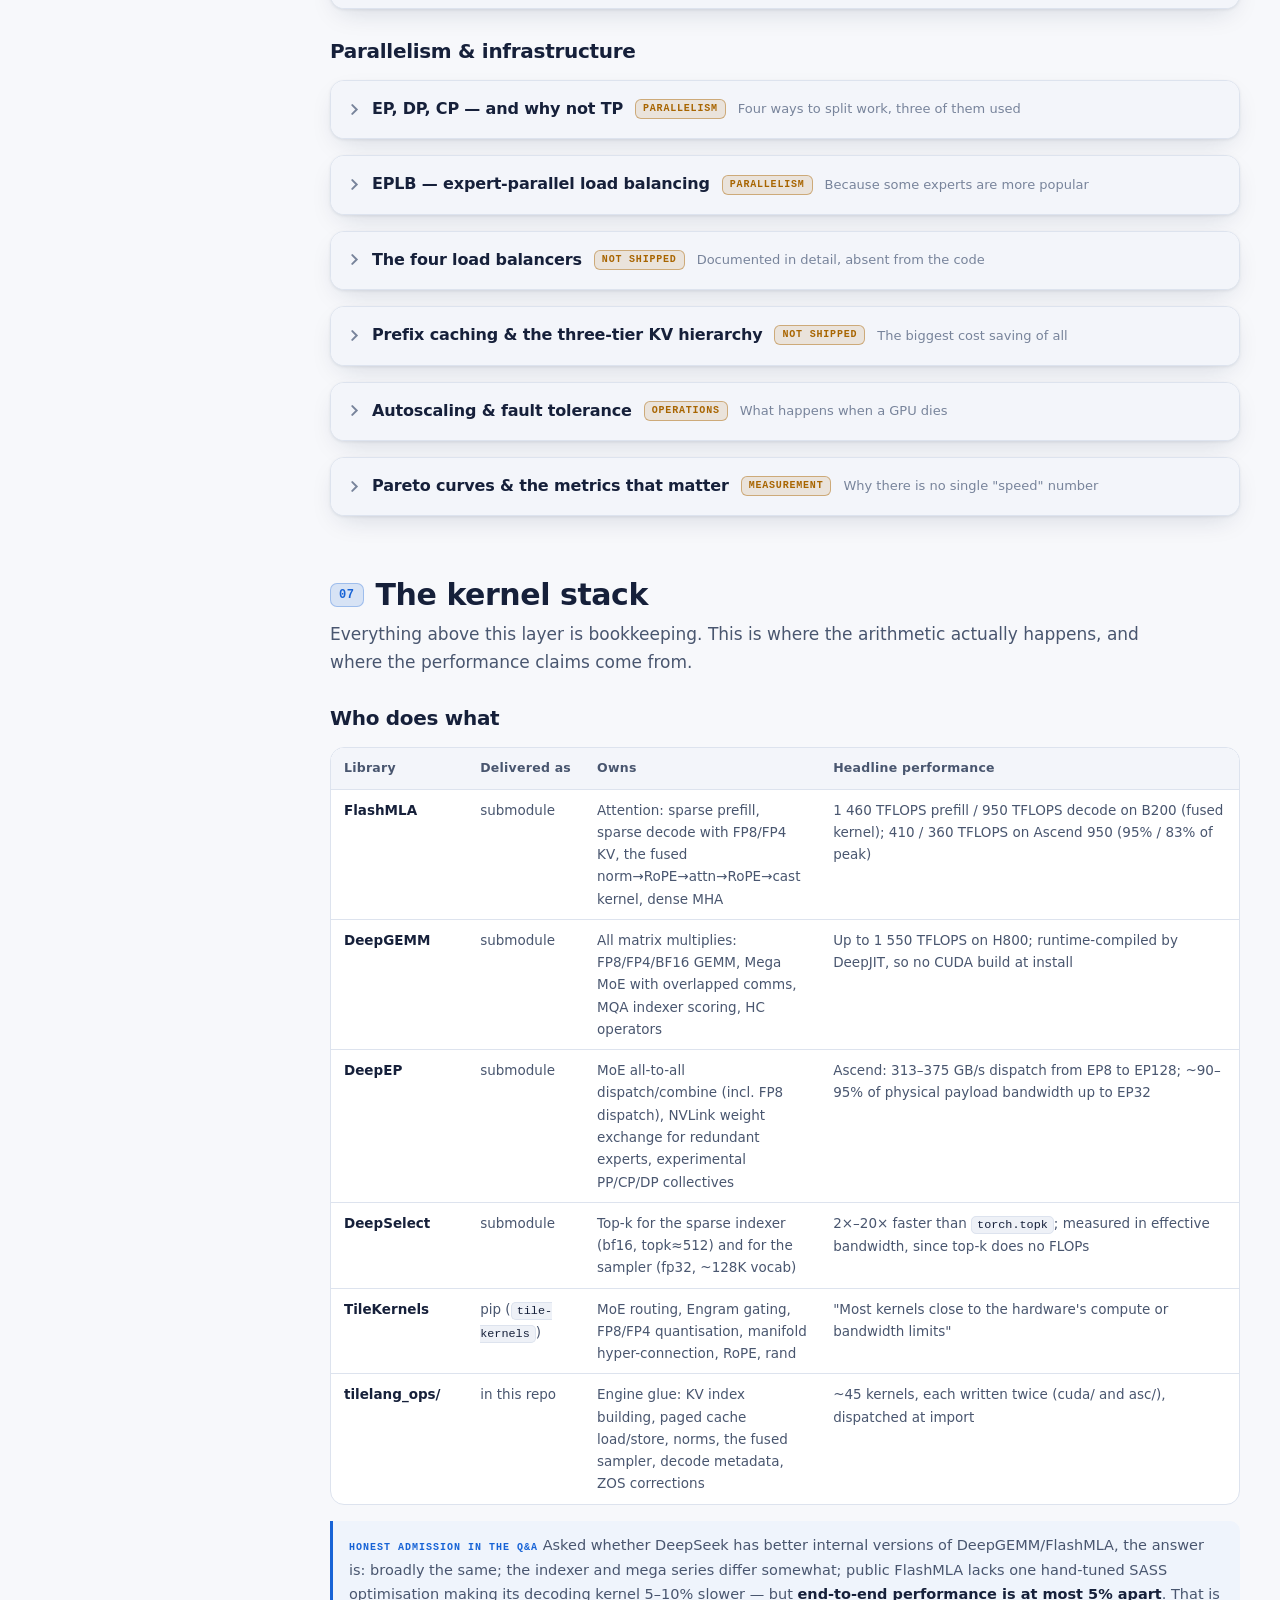
<file: posts/deepinfer-explained.html>
<!DOCTYPE html>
<html lang="en" data-theme="dark">
<head>
<meta charset="utf-8">
<meta name="viewport" content="width=device-width, initial-scale=1">
<title>DeepInfer Explained</title>
<meta name="description" content="A single-file, interactive guide to DeepSeek's DeepInfer inference engine: architecture, repo map, kernels, scheduling, KV cache, and every referenced concept explained in plain language.">
<style>
:root{
  --bg:#0a0e1a; --bg-2:#0e1424; --bg-3:#131a2d; --panel:#111829; --panel-2:#161f35;
  --line:#243149; --line-2:#2e3c58;
  --tx:#e6ecf7; --tx-2:#aab6cd; --tx-3:#75839d;
  --acc:#56a8ff; --acc-2:#9d7bff; --acc-3:#2ee6a8; --warn:#ffb648; --dang:#ff6b81;
  --code-bg:#0c1221; --mark:#3b2d12;
  --mono:ui-monospace,SFMono-Regular,"SF Mono",Menlo,Consolas,"Liberation Mono",monospace;
  --sans:ui-sans-serif,system-ui,-apple-system,"Segoe UI",Inter,Roboto,"Helvetica Neue",Arial,sans-serif;
  --sb:290px; --rad:14px;
  --shadow:0 2px 6px rgba(0,0,0,.3),0 12px 32px -8px rgba(0,0,0,.45);
}
html[data-theme="light"]{
  --bg:#f7f8fb; --bg-2:#ffffff; --bg-3:#eef1f7; --panel:#ffffff; --panel-2:#f3f5fa;
  --line:#dde3ee; --line-2:#c7d0e0;
  --tx:#16203a; --tx-2:#49566f; --tx-3:#78849b;
  --acc:#1763d6; --acc-2:#6d41e0; --acc-3:#07875e; --warn:#a86500; --dang:#c42a42;
  --code-bg:#f2f4f9; --mark:#fff2c2;
  --shadow:0 1px 3px rgba(16,32,64,.08),0 10px 28px -10px rgba(16,32,64,.18);
}
*{box-sizing:border-box}
html{scroll-behavior:smooth;scroll-padding-top:86px}
body{margin:0;background:var(--bg);color:var(--tx);font-family:var(--sans);font-size:16px;line-height:1.65;-webkit-font-smoothing:antialiased}
a{color:var(--acc);text-decoration:none}
a:hover{text-decoration:underline}
code,kbd{font-family:var(--mono);font-size:.875em}
:not(pre)>code{background:var(--bg-3);border:1px solid var(--line);border-radius:5px;padding:1px 5px;color:var(--tx);
  white-space:normal;overflow-wrap:anywhere;max-width:100%}
h1,h2,h3,h4{line-height:1.25;margin:0;font-weight:650;letter-spacing:-.015em}
p{margin:0 0 .9em}
ul,ol{margin:0 0 1em;padding-left:1.25em}
li{margin:.3em 0}
hr{border:0;border-top:1px solid var(--line);margin:2.5em 0}

/* ---------- top bar ---------- */
#top{position:fixed;inset:0 0 auto 0;height:58px;z-index:60;display:flex;align-items:center;gap:14px;
  padding:0 18px;background:color-mix(in srgb,var(--bg) 86%,transparent);backdrop-filter:blur(14px);
  border-bottom:1px solid var(--line)}
#brand{display:flex;align-items:center;gap:10px;font-weight:700;letter-spacing:-.02em;white-space:nowrap}
#brand .dot{width:22px;height:22px;border-radius:7px;background:linear-gradient(135deg,var(--acc),var(--acc-2));flex:0 0 auto;
  box-shadow:0 0 0 1px color-mix(in srgb,var(--acc) 40%,transparent),0 0 18px -4px var(--acc)}
#brand small{font-weight:500;color:var(--tx-3);font-size:11px;letter-spacing:.06em;text-transform:uppercase}
#searchwrap{margin-left:auto;position:relative;flex:1 1 420px;max-width:420px}
#search{width:100%;padding:8px 12px 8px 34px;border-radius:9px;border:1px solid var(--line);background:var(--bg-3);
  color:var(--tx);font-family:inherit;font-size:14px;outline:none}
#search:focus{border-color:var(--acc);box-shadow:0 0 0 3px color-mix(in srgb,var(--acc) 18%,transparent)}
#searchwrap svg{position:absolute;left:10px;top:9px;opacity:.5}
.tbtn{background:var(--bg-3);border:1px solid var(--line);color:var(--tx-2);border-radius:9px;height:34px;padding:0 11px;
  cursor:pointer;font-family:inherit;font-size:13px;display:inline-flex;align-items:center;gap:6px;white-space:nowrap}
.tbtn:hover{border-color:var(--acc);color:var(--tx)}
#bar{position:fixed;top:58px;left:0;height:2px;background:linear-gradient(90deg,var(--acc),var(--acc-2));width:0;z-index:61;transition:width .1s}
#menubtn{display:none}

/* ---------- layout ---------- */
#shell{display:grid;grid-template-columns:var(--sb) minmax(0,1fr);max-width:1560px;margin:0 auto}
#side{position:sticky;top:58px;height:calc(100vh - 58px);overflow-y:auto;padding:20px 10px 60px 18px;
  border-right:1px solid var(--line);scrollbar-width:thin}
#side::-webkit-scrollbar{width:7px}#side::-webkit-scrollbar-thumb{background:var(--line-2);border-radius:4px}
.navgrp{margin-bottom:18px}
.navgrp>.lbl{font-size:10.5px;letter-spacing:.12em;text-transform:uppercase;color:var(--tx-3);font-weight:700;margin:0 0 7px 10px}
#side a{display:block;padding:5px 10px;border-radius:8px;color:var(--tx-2);font-size:13.5px;border-left:2px solid transparent}
#side a:hover{background:var(--bg-3);color:var(--tx);text-decoration:none}
#side a.on{background:color-mix(in srgb,var(--acc) 14%,transparent);color:var(--tx);border-left-color:var(--acc);font-weight:600}
main{padding:92px 40px 140px;min-width:0}
section{margin-bottom:60px;scroll-margin-top:80px}
section>h2{font-size:30px;margin-bottom:6px;display:flex;align-items:center;gap:12px;flex-wrap:wrap}
section>h2 .num{font:600 12px/1 var(--mono);color:var(--acc);background:color-mix(in srgb,var(--acc) 14%,transparent);
  border:1px solid color-mix(in srgb,var(--acc) 30%,transparent);padding:5px 8px;border-radius:7px;letter-spacing:.05em}
.lede{font-size:17px;color:var(--tx-2);max-width:78ch;margin-bottom:22px}
h3{font-size:20px;margin:30px 0 10px}
h4{font-size:15.5px;margin:20px 0 7px;color:var(--tx)}
.wrap{max-width:92ch}

/* ---------- cards ---------- */
.card{background:var(--panel);border:1px solid var(--line);border-radius:var(--rad);padding:18px 20px;margin:16px 0}
.grid{display:grid;gap:14px}
.g2{grid-template-columns:repeat(auto-fit,minmax(290px,1fr))}
.g3{grid-template-columns:repeat(auto-fit,minmax(215px,1fr))}
.g4{grid-template-columns:repeat(auto-fit,minmax(165px,1fr))}
.stat{background:var(--panel);border:1px solid var(--line);border-radius:var(--rad);padding:15px 16px}
.stat .sk{font:700 23px/1.15 var(--sans);letter-spacing:-.02em;color:var(--acc)}
.stat .sv{font-size:12.5px;color:var(--tx-3);margin-top:5px;line-height:1.45}
.note{border-left:3px solid var(--acc);background:color-mix(in srgb,var(--acc) 7%,var(--panel));border-radius:0 10px 10px 0;
  padding:13px 16px;margin:16px 0;font-size:14.5px;color:var(--tx-2)}
.note.warn{border-left-color:var(--warn);background:color-mix(in srgb,var(--warn) 8%,var(--panel))}
.note.good{border-left-color:var(--acc-3);background:color-mix(in srgb,var(--acc-3) 7%,var(--panel))}
.note b,.note strong{color:var(--tx)}
.note .tag{display:inline-block;font:700 10px/1 var(--mono);letter-spacing:.1em;text-transform:uppercase;
  color:var(--acc);margin-bottom:6px}
.note.warn .tag{color:var(--warn)} .note.good .tag{color:var(--acc-3)}
.plain{border:1px dashed var(--line-2);border-radius:12px;padding:14px 16px;margin:14px 0;background:var(--bg-2)}
.plain .tag{font:700 10px/1 var(--mono);letter-spacing:.1em;text-transform:uppercase;color:var(--acc-3);display:block;margin-bottom:7px}

/* ---------- tables ---------- */
.tw{overflow-x:auto;margin:16px 0;border:1px solid var(--line);border-radius:var(--rad);background:var(--panel)}
table{border-collapse:collapse;width:100%;font-size:13.5px}
th{text-align:left;padding:10px 13px;background:var(--panel-2);color:var(--tx-2);font-weight:650;white-space:nowrap;
  border-bottom:1px solid var(--line);font-size:12.5px;letter-spacing:.02em;position:sticky;top:0}
td{padding:9px 13px;border-bottom:1px solid var(--line);vertical-align:top;color:var(--tx-2)}
tr:last-child td{border-bottom:0}
tbody tr:hover td{background:var(--panel-2)}
td b,td strong{color:var(--tx)}
.num-c{text-align:right;font-family:var(--mono);font-size:12.5px;color:var(--tx)}

/* ---------- code ---------- */
.codebox{margin:14px 0;border:1px solid var(--line);border-radius:12px;overflow:hidden;background:var(--code-bg)}
.codehead{display:flex;align-items:center;gap:10px;padding:7px 12px;background:var(--panel-2);border-bottom:1px solid var(--line);
  font:600 11.5px/1 var(--mono);color:var(--tx-3);letter-spacing:.03em}
.codehead .fp{color:var(--acc);overflow:hidden;text-overflow:ellipsis;white-space:nowrap}
.codehead .sp{margin-left:auto;display:flex;gap:7px}
.cpy{background:transparent;border:1px solid var(--line-2);color:var(--tx-3);border-radius:6px;padding:3px 8px;cursor:pointer;
  font:600 10.5px/1.4 var(--mono);letter-spacing:.04em}
.cpy:hover{border-color:var(--acc);color:var(--acc)}
pre{margin:0;padding:14px 16px;overflow-x:auto;font-family:var(--mono);font-size:12.6px;line-height:1.62;color:#cfd9ee;
  tab-size:4;scrollbar-width:thin}
html[data-theme="light"] pre{color:#232c42}
pre::-webkit-scrollbar{height:8px}pre::-webkit-scrollbar-thumb{background:var(--line-2);border-radius:4px}
pre .k{color:#ff8fb0}pre .s{color:#8ee6a8}pre .c{color:var(--tx-3);font-style:italic}
pre .f{color:#78b9ff}pre .n{color:#ffc46b}pre .b{color:#c4a6ff}
html[data-theme="light"] pre .k{color:#b3246b}html[data-theme="light"] pre .s{color:#0a6b3d}
html[data-theme="light"] pre .f{color:#1157b8}html[data-theme="light"] pre .n{color:#8a5200}html[data-theme="light"] pre .b{color:#6433c4}

/* ---------- concept cards ---------- */
.cpt{background:var(--panel);border:1px solid var(--line);border-radius:var(--rad);margin:16px 0;overflow:hidden;box-shadow:var(--shadow)}
.cpt>summary{list-style:none;cursor:pointer;padding:15px 18px;display:flex;align-items:center;gap:12px;flex-wrap:wrap;
  background:var(--panel-2);border-bottom:1px solid transparent;user-select:none}
.cpt>summary::-webkit-details-marker{display:none}
.cpt[open]>summary{border-bottom-color:var(--line)}
.cpt>summary:hover{background:var(--bg-3)}
.cpt .arw{transition:transform .18s;color:var(--tx-3);flex:0 0 auto}
.cpt[open] .arw{transform:rotate(90deg)}
.cpt .nm{font-weight:680;font-size:16px;letter-spacing:-.01em}
.cpt .sub{color:var(--tx-3);font-size:13px;flex:1 1 200px;min-width:0}
.cpt .body{padding:18px}
.pill{display:inline-block;font:700 10px/1 var(--mono);letter-spacing:.08em;text-transform:uppercase;padding:4px 7px;border-radius:6px;
  border:1px solid var(--line-2);color:var(--tx-3);white-space:nowrap}
.pill.vendor{color:var(--acc-2);border-color:color-mix(in srgb,var(--acc-2) 45%,transparent);background:color-mix(in srgb,var(--acc-2) 12%,transparent)}
.pill.core{color:var(--acc);border-color:color-mix(in srgb,var(--acc) 45%,transparent);background:color-mix(in srgb,var(--acc) 12%,transparent)}
.pill.model{color:var(--acc-3);border-color:color-mix(in srgb,var(--acc-3) 45%,transparent);background:color-mix(in srgb,var(--acc-3) 12%,transparent)}
.pill.infra{color:var(--warn);border-color:color-mix(in srgb,var(--warn) 45%,transparent);background:color-mix(in srgb,var(--warn) 12%,transparent)}
.files{margin-top:14px;border-top:1px dashed var(--line);padding-top:12px}
.files .ttl{font:700 10.5px/1 var(--mono);letter-spacing:.1em;text-transform:uppercase;color:var(--tx-3);margin-bottom:9px}
.fl{display:flex;gap:10px;padding:6px 0;font-size:13.5px;align-items:baseline;border-bottom:1px solid color-mix(in srgb,var(--line) 55%,transparent)}
.fl:last-child{border-bottom:0}
.fl a{font-family:var(--mono);font-size:12.2px;flex:0 0 auto;max-width:48%;overflow:hidden;text-overflow:ellipsis;white-space:nowrap}
.fl span{color:var(--tx-2);font-size:13px}
mark{background:var(--mark);color:var(--tx);border-radius:3px;padding:0 2px}
.hide{display:none !important}

/* ---------- filters ---------- */
.filters{display:flex;gap:8px;flex-wrap:wrap;margin:14px 0 4px}
.fbtn{background:var(--bg-3);border:1px solid var(--line);color:var(--tx-2);border-radius:20px;padding:5px 13px;cursor:pointer;
  font:600 12.5px/1.5 var(--sans)}
.fbtn:hover{border-color:var(--acc-2);color:var(--tx)}
.fbtn.on{background:color-mix(in srgb,var(--acc) 18%,transparent);border-color:var(--acc);color:var(--tx)}
.nores{color:var(--tx-3);font-style:italic;padding:16px;display:none}

/* ---------- tree ---------- */
#tree{font-family:var(--mono);font-size:13px;background:var(--panel);border:1px solid var(--line);border-radius:var(--rad);
  padding:12px 8px;max-height:620px;overflow:auto;scrollbar-width:thin}
#tree::-webkit-scrollbar{width:8px}#tree::-webkit-scrollbar-thumb{background:var(--line-2);border-radius:4px}
.tn{display:flex;align-items:baseline;gap:8px;padding:2.5px 8px;border-radius:6px;white-space:nowrap}
.tn:hover{background:var(--bg-3)}
.tn.dir{cursor:pointer;font-weight:650;color:var(--tx)}
.tn.dir .car{display:inline-block;width:11px;color:var(--tx-3);transition:transform .15s}
.tn.dir.closed .car{transform:rotate(-90deg)}
.tn .fn{color:var(--tx-2)}
.tn.dir .fn{color:var(--acc)}
.tn .ds{font-family:var(--sans);font-size:12.3px;color:var(--tx-3);white-space:normal;flex:1 1 auto;min-width:0}
.tn .ln{font-size:10.5px;color:var(--tx-3);opacity:.6;flex:0 0 auto}
.tkids.closed{display:none}
.tkids{border-left:1px solid var(--line);margin-left:13px;padding-left:4px}

/* ---------- diagrams ---------- */
figure{margin:20px 0;background:var(--panel);border:1px solid var(--line);border-radius:var(--rad);padding:18px;overflow-x:auto}
figcaption{font-size:12.8px;color:var(--tx-3);margin-top:12px;text-align:center;font-style:italic}
svg.dia{display:block;margin:0 auto;max-width:100%;height:auto}
.dia text{font-family:var(--sans);fill:var(--tx)}
.dia .lb{font-size:12px;font-weight:600}
.dia .sm{font-size:10px;fill:var(--tx-3);font-weight:500}
.dia .ttl{font-size:13px;font-weight:700}
.dia .bx{fill:var(--panel-2);stroke:var(--line-2);stroke-width:1.5;rx:9}
.dia .bx.a{fill:color-mix(in srgb,var(--acc) 16%,var(--panel));stroke:var(--acc)}
.dia .bx.b{fill:color-mix(in srgb,var(--acc-2) 16%,var(--panel));stroke:var(--acc-2)}
.dia .bx.c{fill:color-mix(in srgb,var(--acc-3) 14%,var(--panel));stroke:var(--acc-3)}
.dia .bx.d{fill:color-mix(in srgb,var(--warn) 14%,var(--panel));stroke:var(--warn)}
.dia .bx.e{fill:color-mix(in srgb,var(--dang) 13%,var(--panel));stroke:var(--dang)}
.dia .ar{stroke:var(--tx-3);stroke-width:1.5;fill:none;marker-end:url(#ah)}
.dia .ar.hi{stroke:var(--acc);stroke-width:2}
.dia .ar.kv{stroke:var(--acc-2);stroke-width:2;stroke-dasharray:5 3}
.dia .gl{stroke:var(--line);stroke-width:1;stroke-dasharray:3 3}

/* ---------- misc ---------- */
.kbd{font:600 11px/1 var(--mono);border:1px solid var(--line-2);border-bottom-width:2px;border-radius:5px;padding:3px 5px;
  background:var(--bg-3);color:var(--tx-2)}
.toc-mini{display:flex;flex-wrap:wrap;gap:8px;margin:14px 0}
.toc-mini a{background:var(--bg-3);border:1px solid var(--line);border-radius:8px;padding:6px 11px;font-size:13px;color:var(--tx-2)}
.toc-mini a:hover{border-color:var(--acc);color:var(--tx);text-decoration:none}
.two{display:grid;grid-template-columns:1fr 1fr;gap:16px}
@media(max-width:1080px){
  #shell{grid-template-columns:1fr}
  #side{position:fixed;left:0;top:58px;width:290px;background:var(--bg-2);z-index:50;transform:translateX(-102%);transition:transform .22s;box-shadow:var(--shadow)}
  #side.open{transform:none}
  #menubtn{display:inline-flex}
  main{padding:84px 18px 120px}
  .two{grid-template-columns:1fr}
  section>h2{font-size:25px}
  #searchwrap{flex-basis:120px;min-width:0}
  #brand small{display:none}
  #expandall{display:none}
  #top{gap:9px;padding:0 12px}
}
@media(max-width:560px){
  #brand{font-size:14px}
  #brand .dot{width:18px;height:18px}
  figure{padding:12px 10px}
  .cpt>summary{padding:13px 14px}
  .cpt .body{padding:14px}
  pre{font-size:11.6px;padding:12px}
}
@media print{#side,#top,#bar{display:none}#shell{grid-template-columns:1fr}.cpt .body{display:block !important}}
</style>
</head>
<body>

<div id="top">
  <button class="tbtn" id="menubtn" aria-label="Menu">☰</button>
  <div id="brand"><span class="dot"></span>DeepInfer&nbsp;Explained <small>field guide</small></div>
  <div id="searchwrap">
    <svg width="15" height="15" viewBox="0 0 24 24" fill="none" stroke="currentColor" stroke-width="2.4"><circle cx="11" cy="11" r="7"/><path d="M20 20l-3.5-3.5"/></svg>
    <input id="search" type="search" placeholder="Search concepts, files, env vars…  (press /)" autocomplete="off">
  </div>
  <button class="tbtn" id="expandall" title="Open or close every concept card">Expand all</button>
  <button class="tbtn" id="themebtn" title="Toggle light / dark">◐</button>
</div>
<div id="bar"></div>

<div id="shell">
<nav id="side">
  <div class="navgrp"><p class="lbl">Orientation</p>
    <a href="#start">1 · Start here</a>
    <a href="#mental">2 · The mental model</a>
    <a href="#arch">3 · Architecture</a>
    <a href="#tree-s">4 · Repository map</a>
  </div>
  <div class="navgrp"><p class="lbl">How it works</p>
    <a href="#lifecycle">5 · Request lifecycle</a>
    <a href="#concepts">6 · Every concept</a>
    <a href="#kernels">7 · The kernel stack</a>
    <a href="#kvcache">8 · KV cache &amp; memory</a>
    <a href="#parallel">9 · Parallelism</a>
    <a href="#spec">10 · Speculative decoding</a>
    <a href="#sched">11 · Scheduling &amp; determinism</a>
  </div>
  <div class="navgrp"><p class="lbl">Using it</p>
    <a href="#build">12 · Build &amp; run</a>
    <a href="#config">13 · Every env var</a>
    <a href="#bench">14 · Benchmarks &amp; evals</a>
    <a href="#prod">15 · Production Q&amp;A</a>
    <a href="#limits">16 · What's missing</a>
  </div>
  <div class="navgrp"><p class="lbl">Context</p>
    <a href="#blogs">17 · Blogs &amp; comparisons</a>
    <a href="#glossary">18 · Glossary</a>
    <a href="#sources">19 · Sources</a>
  </div>
</nav>

<main>

<!-- ============ 1 START ============ -->
<section id="start">
  <h2><span class="num">01</span> Start here</h2>
  <p class="lede">DeepInfer is the program DeepSeek runs on its own GPUs to answer your prompts. In October 2026 they
  opened the source. This page is everything in that repository, the blogs around it, and every acronym it drops —
  explained from zero.</p>

  <div class="plain">
    <span class="tag">In one paragraph</span>
    A trained AI model is just a huge pile of numbers. It cannot do anything by itself. Something has to load those
    numbers onto chips, take your text, feed it through the numbers, pick the next word, and do that for thousands of
    users at once without wasting a cent of electricity. That "something" is an <b>inference engine</b>. DeepInfer is
    DeepSeek's inference engine for their <b>DeepSeek-V4.1-Flash</b> model. It is the thing that makes the model
    <i>fast and cheap</i>, not the thing that makes it <i>smart</i>.
  </div>

  <div class="grid g4" style="margin-top:20px">
    <div class="stat"><div class="sk">Oct 20, 2026</div><div class="sv">Released publicly, Apache-2.0</div></div>
    <div class="stat"><div class="sk">1 model</div><div class="sv">DeepSeek-V4.1-Flash only</div></div>
    <div class="stat"><div class="sk">2 chips</div><div class="sv">NVIDIA SM100 · Huawei Ascend 950</div></div>
    <div class="stat"><div class="sk">~342 files</div><div class="sv">Python engine + C++ core + kernels</div></div>
    <div class="stat"><div class="sk">155T</div><div class="sv">tokens/day on one production cluster</div></div>
    <div class="stat"><div class="sk">US$38</div><div class="sv">revenue per GPU-hour (valley pricing)</div></div>
    <div class="stat"><div class="sk">3 gaps</div><div class="sv">KV store, P/D split, load balancers not shipped</div></div>
    <div class="stat"><div class="sk">0 servers</div><div class="sv">No HTTP API — offline engine only</div></div>
  </div>

  <h3>What this guide covers</h3>
  <div class="toc-mini">
    <a href="#arch">The architecture, drawn</a>
    <a href="#tree-s">Every folder &amp; file</a>
    <a href="#lifecycle">What happens to one request</a>
    <a href="#concepts">All 40+ concepts</a>
    <a href="#kernels">FlashMLA · DeepGEMM · DeepEP · TileLang</a>
    <a href="#spec">DSpark &amp; speculative decoding</a>
    <a href="#kvcache">SWA bounded replay · YoCo · 3FS</a>
    <a href="#config">Every environment variable</a>
    <a href="#bench">The benchmark numbers</a>
    <a href="#blogs">What the blogs say</a>
  </div>

  <h3>Three things that are easy to confuse</h3>
  <div class="tw"><table>
    <thead><tr><th style="width:17%">Layer</th><th style="width:28%">What it is</th><th>Is it in this repo?</th></tr></thead>
    <tbody>
      <tr><td><b>The model</b><br><span style="font-size:12px;color:var(--tx-3)">DeepSeek-V4.1-Flash</span></td>
          <td>The weights — the learned numbers. MIT licensed, downloaded from Hugging Face.</td>
          <td>❌ No. DeepInfer <i>runs</i> it. Default checkpoint <code>deepseek-ai/DeepSeek-V4.1-Flash-1017</code>.</td></tr>
      <tr><td><b>The engine</b><br><span style="font-size:12px;color:var(--tx-3)">DeepInfer</span></td>
          <td>The code that executes the model on hardware: kernels, batching, memory, sampling.</td>
          <td>✅ Yes. This <i>is</i> the repo.</td></tr>
      <tr><td><b>The service</b><br><span style="font-size:12px;color:var(--tx-3)">api.deepseek.com</span></td>
          <td>HTTP API, auth, billing, routing, the distributed KV cache, load balancers.</td>
          <td>⚠️ Mostly not. Only <code>deepseek-recipe</code> (protocol/tokenizing) is separately open.</td></tr>
    </tbody>
  </table></div>

  <div class="note warn"><span class="tag">Read this before you plan a deployment</span>
    DeepInfer is an <b>offline inference engine</b>. You import it as a Python class, hand it a list of prompts, and get
    tokens back. There is no HTTP server, no OpenAI-compatible endpoint, no KV-cache cluster, and no load balancer in the
    box. The README itself lists those three as "required for a complete inference service (not included)". If you need
    an API this week, a general framework like vLLM or SGLang is the lower-risk path.
  </div>

  <h3>Who should read which part</h3>
  <div class="grid g2">
    <div class="card"><b>"I just want to understand it."</b>
      <p style="margin:8px 0 0;font-size:14.5px;color:var(--tx-2)">Read sections 2 and 3, then skim the concept cards in
      section 6. That is the whole story in about 20 minutes.</p></div>
    <div class="card"><b>"I'm going to read the code."</b>
      <p style="margin:8px 0 0;font-size:14.5px;color:var(--tx-2)">Section 4 is a clickable map of every file; section 5
      traces one request through all of them in order. Start with <code>entrypoints/llm.py</code> and follow the arrows.</p></div>
    <div class="card"><b>"I'm evaluating it against vLLM/SGLang."</b>
      <p style="margin:8px 0 0;font-size:14.5px;color:var(--tx-2)">Sections 14, 16 and 17: the published numbers, the
      missing pieces, and the comparison write-ups with their caveats.</p></div>
    <div class="card"><b>"I run the hardware."</b>
      <p style="margin:8px 0 0;font-size:14.5px;color:var(--tx-2)">Sections 12, 13 and 15: build commands, every tunable
      env var, and DeepSeek's own deployment Q&amp;A translated into plain terms.</p></div>
  </div>
</section>

<!-- ============ 2 MENTAL MODEL ============ -->
<section id="mental">
  <h2><span class="num">02</span> The mental model</h2>
  <p class="lede">Almost every optimization in DeepInfer exists because of one fact: generating text has two completely
  different phases with opposite bottlenecks. Learn that, and the rest of the repo explains itself.</p>

  <h3>Prefill vs. Decode</h3>
  <p>When you send a prompt, the engine does two different jobs:</p>

  <figure>
  <svg class="dia" viewBox="0 0 860 300" role="img" aria-label="Prefill and decode phases compared">
    <defs><marker id="ah" markerWidth="9" markerHeight="9" refX="8" refY="4.5" orient="auto">
      <path d="M0 0 L9 4.5 L0 9 z" fill="var(--tx-3)"/></marker></defs>
    <rect class="bx a" x="20" y="36" width="380" height="226"/>
    <text class="ttl" x="40" y="62">① PREFILL — read the prompt</text>
    <text class="sm" x="40" y="82">All prompt tokens go through the model at once</text>
    <g>
      <rect x="40" y="98" width="38" height="30" rx="5" fill="var(--acc)" opacity=".85"/>
      <rect x="84" y="98" width="38" height="30" rx="5" fill="var(--acc)" opacity=".85"/>
      <rect x="128" y="98" width="38" height="30" rx="5" fill="var(--acc)" opacity=".85"/>
      <rect x="172" y="98" width="38" height="30" rx="5" fill="var(--acc)" opacity=".85"/>
      <rect x="216" y="98" width="38" height="30" rx="5" fill="var(--acc)" opacity=".85"/>
      <rect x="260" y="98" width="38" height="30" rx="5" fill="var(--acc)" opacity=".85"/>
      <rect x="304" y="98" width="38" height="30" rx="5" fill="var(--acc)" opacity=".85"/>
      <text class="sm" x="348" y="118">…128k</text>
    </g>
    <text class="sm" x="40" y="152">One big parallel matrix job → the GPU's math units saturate.</text>
    <text class="lb" x="40" y="178" fill="var(--acc)">Bottleneck: raw compute (FLOPs)</text>
    <text class="sm" x="40" y="200">Cost grows with prompt length.</text>
    <text class="sm" x="40" y="218">Output: the KV cache — the model's "notes" on your prompt.</text>
    <text class="sm" x="40" y="242">Metric that matters: time to first token (TTFT).</text>

    <rect class="bx b" x="440" y="36" width="400" height="226"/>
    <text class="ttl" x="460" y="62">② DECODE — write the answer</text>
    <text class="sm" x="460" y="82">One token per step, each needing the one before it</text>
    <g>
      <rect x="460" y="98" width="30" height="30" rx="5" fill="var(--acc-2)" opacity=".85"/>
      <path class="ar" d="M494 113 h14"/>
      <rect x="512" y="98" width="30" height="30" rx="5" fill="var(--acc-2)" opacity=".7"/>
      <path class="ar" d="M546 113 h14"/>
      <rect x="564" y="98" width="30" height="30" rx="5" fill="var(--acc-2)" opacity=".55"/>
      <path class="ar" d="M598 113 h14"/>
      <rect x="616" y="98" width="30" height="30" rx="5" fill="var(--acc-2)" opacity=".4"/>
      <text class="sm" x="660" y="118">…one at a time</text>
    </g>
    <text class="sm" x="460" y="152">Tiny math, but the whole model must be re-read from memory each step.</text>
    <text class="lb" x="460" y="178" fill="var(--acc-2)">Bottleneck: memory bandwidth</text>
    <text class="sm" x="460" y="200">Cost is roughly constant per step, ~1000× more steps.</text>
    <text class="sm" x="460" y="218">Needs: big batches, so one memory read serves many users.</text>
    <text class="sm" x="460" y="242">Metric that matters: time between tokens (TBT/TPOT).</text>
    <text class="sm" x="20" y="288">Because the two phases want opposite hardware, DeepSeek runs them on separate machines in production ("P/D disaggregation").</text>
  </svg>
  <figcaption>The single most important diagram: prefill is compute-bound and parallel; decode is memory-bound and serial.</figcaption>
  </figure>

  <div class="plain"><span class="tag">Analogy</span>
    <b>Prefill</b> is a student reading a 300-page case file and taking notes — slow, heavy, but they can read many pages
    in parallel. <b>Decode</b> is the same student then writing the answer one word at a time, re-checking all the notes
    before each word. Reading is throughput work; writing is latency work. The entire engineering effort is: make the
    reading cheap, keep the notes small, and never let the writer sit idle.
  </div>

  <h3>Where every DeepInfer feature fits</h3>
  <div class="tw"><table>
    <thead><tr><th style="width:22%">Feature</th><th style="width:13%">Attacks</th><th>The idea in one sentence</th></tr></thead>
    <tbody>
      <tr><td><b>FlashMLA / DeepGEMM</b></td><td>both</td><td>Hand-written chip instructions so each math operation runs at ~95% of what the silicon physically allows.</td></tr>
      <tr><td><b>MoE + Wide-EP</b></td><td>decode</td><td>Only a few "experts" of the model run per token; spread them over 64–128 GPUs so each GPU reads less memory per step.</td></tr>
      <tr><td><b>EPLB</b></td><td>decode</td><td>Some experts are more popular; copy the hot ones to extra GPUs so no single GPU becomes the straggler.</td></tr>
      <tr><td><b>DSpark / MTP</b></td><td>decode</td><td>A small draft model guesses 5 tokens ahead; the big model checks them all in one step, so one memory read yields several tokens.</td></tr>
      <tr><td><b>Confidence head</b></td><td>decode</td><td>Predict which guesses are likely right, and only pay to verify those.</td></tr>
      <tr><td><b>Async scheduling (ZOS)</b></td><td>decode</td><td>Do the CPU bookkeeping for step N+1 while the GPU is still busy with step N, so the GPU never idles.</td></tr>
      <tr><td><b>CUDA graphs</b></td><td>decode</td><td>Record the whole step once and replay it, removing thousands of tiny CPU launch calls.</td></tr>
      <tr><td><b>Paged KV cache</b></td><td>both</td><td>Store the notes in fixed-size blocks like OS virtual memory, so memory never fragments.</td></tr>
      <tr><td><b>Prefix caching + 3FS</b></td><td>prefill</td><td>If someone already read this prompt prefix, reuse their notes from a 100-PiB SSD cluster instead of re-reading.</td></tr>
      <tr><td><b>SWA bounded replay / YoCo</b></td><td>prefill</td><td>When only the recent-window notes are missing, rebuild just the last 128 tokens instead of the whole window.</td></tr>
      <tr><td><b>FP8 / FP4 quantization</b></td><td>both</td><td>Store and multiply numbers in 8 or 4 bits instead of 16, halving or quartering memory traffic.</td></tr>
      <tr><td><b>Sparse indexer (DSA)</b></td><td>both</td><td>For long contexts, only attend to the few hundred most relevant past blocks instead of all of them.</td></tr>
      <tr><td><b>Chunked prefill</b></td><td>prefill</td><td>Slice a 128k prompt into pieces so one huge request can't freeze everyone else.</td></tr>
      <tr><td><b>Batch invariance</b></td><td>neither</td><td>Not speed — correctness: make results identical no matter who else is in the batch.</td></tr>
    </tbody>
  </table></div>

  <h3>The four layers of the codebase</h3>
  <p>The repo is organised as a stack. Each layer only talks to the one below it:</p>
  <figure>
  <svg class="dia" viewBox="0 0 760 330" role="img" aria-label="The four layers of DeepInfer">
    <rect class="bx a" x="90" y="16" width="580" height="48"/>
    <text class="ttl" x="110" y="38">Entrypoint — <tspan font-family="var(--mono)" font-size="11">deepinfer/entrypoints/llm.py</tspan></text>
    <text class="sm" x="110" y="55">Python API: LLM(...).generate(prompts, SamplingParams) → text</text>
    <path class="ar hi" d="M380 64 v22"/>

    <rect class="bx b" x="60" y="86" width="640" height="68"/>
    <text class="ttl" x="80" y="108">Engine — <tspan font-family="var(--mono)" font-size="11">engine/llm_engine.py</tspan> + <tspan font-family="var(--mono)" font-size="11">csrc/engine/scheduler.hpp</tspan></text>
    <text class="sm" x="80" y="125">Who runs this step? Python drives the loop; C++ does the per-token bookkeeping,</text>
    <text class="sm" x="80" y="140">block allocation, preemption and the variable-length draft schedule.</text>
    <path class="ar hi" d="M380 154 v22"/>

    <rect class="bx c" x="60" y="176" width="640" height="68"/>
    <text class="ttl" x="80" y="198">Worker &amp; model — <tspan font-family="var(--mono)" font-size="11">worker/</tspan> + <tspan font-family="var(--mono)" font-size="11">model_executor/models/</tspan></text>
    <text class="sm" x="80" y="215">One process per GPU. Loads weights, owns the KV cache, builds the input tensors,</text>
    <text class="sm" x="80" y="230">runs forward + sample, replays CUDA graphs.</text>
    <path class="ar hi" d="M380 244 v22"/>

    <rect class="bx d" x="30" y="266" width="700" height="52"/>
    <text class="ttl" x="50" y="288">Kernels — <tspan font-family="var(--mono)" font-size="11">tilelang_ops/</tspan> + vendored FlashMLA · DeepGEMM · DeepEP · DeepSelect · TileKernels</text>
    <text class="sm" x="50" y="305">The actual machine code that runs on NVIDIA SM100 GPUs / Huawei Ascend 950 NPUs.</text>
  </svg>
  <figcaption>Four layers. The top two decide <em>what</em> to compute; the bottom two decide <em>how fast</em>.</figcaption>
  </figure>
</section>

<!-- ============ 3 ARCHITECTURE ============ -->
<section id="arch">
  <h2><span class="num">03</span> Architecture</h2>
  <p class="lede">Two architectures matter: the production service DeepSeek actually runs (most of which is <em>not</em> in
  the repo), and the engine that <em>is</em> in the repo. Here is both.</p>

  <h3>3.1 — The production system (DeepSeek's own deployment)</h3>
  <p>This is the picture in <code>doc/images/architecture_overview.png</code>, redrawn. Requests arrive as JSON, get
  turned into tokens, and are routed through three independently-scaled pools of GPUs.</p>

  <figure>
  <svg class="dia" viewBox="0 0 900 470" role="img" aria-label="DeepSeek V4.1 Flash production inference architecture">
    <text class="sm" x="700" y="18">User request (JSON)</text>
    <path class="ar" d="M700 24 v18"/>
    <rect class="bx c" x="620" y="42" width="170" height="40"/>
    <text class="lb" x="650" y="60">DeepSeek Recipe</text>
    <text class="sm" x="640" y="74">protocol ⇄ tokens (Rust)</text>
    <path class="ar" d="M700 82 v20"/>
    <text class="sm" x="712" y="96">tokens + sampling params</text>

    <rect class="bx e" x="620" y="102" width="170" height="38"/>
    <text class="lb" x="672" y="126">Entrypoint</text>
    <path class="ar" d="M620 121 h-40 v28 h-370 v14" />
    <path class="ar" d="M790 121 h70 v230 h-28"/>

    <rect class="bx a" x="40" y="186" width="200" height="34"/>
    <text class="lb" x="60" y="208">Vision Encoder LB</text>
    <rect class="bx a" x="310" y="163" width="190" height="34"/>
    <text class="lb" x="340" y="185">Prefill Load Balancer</text>
    <rect class="bx a" x="640" y="186" width="190" height="34"/>
    <text class="lb" x="672" y="208">Decode Load Balancer</text>

    <path class="ar" d="M405 197 v24"/>
    <path class="ar" d="M140 220 v26"/>
    <path class="ar" d="M735 220 v26"/>

    <rect class="bx b" x="40" y="246" width="200" height="74"/>
    <text class="lb" x="78" y="276">Vision Encoder</text>
    <text class="sm" x="62" y="294">1 GPU per instance</text>
    <text class="sm" x="62" y="310">images → embeddings</text>

    <rect class="bx d" x="300" y="221" width="220" height="99"/>
    <text class="lb" x="372" y="246">Prefill pool</text>
    <text class="sm" x="316" y="264">8-GPU machines · EP2–8 / DP2–8</text>
    <rect x="316" y="272" width="188" height="24" rx="5" fill="var(--panel)" stroke="var(--line-2)"/>
    <text class="sm" x="330" y="288">Expert-Parallel Load Balancer</text>
    <text class="sm" x="316" y="312">compute-bound · reads the prompt</text>

    <rect class="bx e" x="620" y="221" width="240" height="99"/>
    <text class="lb" x="708" y="246">Decode pool</text>
    <text class="sm" x="636" y="264">64–128-GPU supernodes · EP64–128 (Wide-EP)</text>
    <rect x="636" y="272" width="208" height="24" rx="5" fill="var(--panel)" stroke="var(--line-2)"/>
    <text class="sm" x="652" y="288">Expert-Parallel Load Balancer</text>
    <text class="sm" x="636" y="312">bandwidth-bound · writes the answer</text>

    <path class="ar kv" d="M520 268 h96"/>
    <text class="sm" x="528" y="262" fill="var(--acc-2)">KV cache handoff</text>
    <path class="ar" d="M240 280 h50 v-30 h14"/>
    <text class="sm" x="246" y="248">embeddings</text>

    <rect class="bx" x="300" y="372" width="560" height="44"/>
    <text class="lb" x="430" y="392">External KV Cache Storage — 3FS cluster (~100 PiB SSD)</text>
    <text class="sm" x="406" y="408">10+2 erasure coding · 3-day TTL agents / 7-day chatbot · GC worker per node</text>
    <path class="ar kv" d="M410 372 v-50"/>
    <path class="ar kv" d="M740 322 v50"/>
    <text class="sm" x="40" y="444">Black arrows = request flow.  Dashed violet = KV cache movement.</text>
    <text class="sm" x="40" y="460">Everything below the Entrypoint except the engine itself is NOT in the open-source release.</text>
  </svg>
  <figcaption>The production E/P/D disaggregated architecture. DeepInfer open-sources the <em>engines</em> inside the
  prefill and decode pools; the balancers, the 3FS KV store and the entrypoint are not included.</figcaption>
  </figure>

  <div class="grid g3">
    <div class="card"><b style="color:var(--acc)">Why split the pools?</b>
      <p style="margin:7px 0 0;font-size:14px;color:var(--tx-2)">Prefill wants few, fat, compute-dense GPUs. Decode wants
      many GPUs to spread MoE experts. Separating them lets you scale and tune TTFT and TBT independently — at the cost
      of shipping the KV cache between them.</p></div>
    <div class="card"><b style="color:var(--acc-2)">Why a separate storage cluster?</b>
      <p style="margin:7px 0 0;font-size:14px;color:var(--tx-2)">So <i>any</i> prefill machine can hit <i>any</i> prefix.
      Local caching would force routing by prefix affinity, which fights the load balancer. Storage also scales — and
      fails — independently of compute.</p></div>
    <div class="card"><b style="color:var(--acc-3)">Smallest sensible unit</b>
      <p style="margin:7px 0 0;font-size:14px;color:var(--tx-2)">1 prefill + 1 decode engine technically works. In
      practice the P:D GPU ratio is ~1:1 and decode wants EP64+, so the smallest <i>efficient</i> deployment is about
      <b>64 prefill + 64 decode GPUs</b>.</p></div>
  </div>

  <h3>3.2 — The engine (what you actually get)</h3>
  <p>Inside one engine instance, this is the flow. Note the split brain: Python owns orchestration and the model; a
  compiled C++ extension (<code>deepinfer._C</code>) owns the hot per-request bookkeeping.</p>

  <figure>
  <svg class="dia" viewBox="0 0 900 560" role="img" aria-label="DeepInfer internal engine architecture">
    <rect x="18" y="16" width="420" height="246" rx="11" fill="none" stroke="var(--acc)" stroke-dasharray="4 4" opacity=".55"/>
    <text class="sm" x="30" y="34" fill="var(--acc)">PYTHON — orchestration</text>
    <rect x="456" y="16" width="426" height="246" rx="11" fill="none" stroke="var(--acc-2)" stroke-dasharray="4 4" opacity=".55"/>
    <text class="sm" x="468" y="34" fill="var(--acc-2)">C++ (deepinfer._C) — per-token bookkeeping</text>

    <rect class="bx a" x="34" y="44" width="190" height="42"/>
    <text class="lb" x="54" y="64">LLM</text><text class="sm" x="54" y="78">entrypoints/llm.py</text>
    <path class="ar hi" d="M129 86 v18"/>
    <rect class="bx a" x="34" y="104" width="190" height="46"/>
    <text class="lb" x="54" y="124">LLMEngine</text><text class="sm" x="54" y="138">engine/llm_engine.py · the step() loop</text>

    <rect class="bx" x="248" y="44" width="176" height="42"/>
    <text class="lb" x="266" y="64">Tokenizer / HF loader</text><text class="sm" x="266" y="78">hugging_face/</text>
    <rect class="bx" x="248" y="104" width="176" height="46"/>
    <text class="lb" x="266" y="124">Multimodal processor</text><text class="sm" x="266" y="138">ve/ — images → patches</text>

    <rect class="bx b" x="474" y="44" width="180" height="60"/>
    <text class="lb" x="492" y="66">Scheduler</text>
    <text class="sm" x="492" y="81">csrc/engine/scheduler.hpp</text>
    <text class="sm" x="492" y="95">picks this step's batch</text>
    <rect class="bx b" x="674" y="44" width="190" height="60"/>
    <text class="lb" x="692" y="66">BlockManager</text>
    <text class="sm" x="692" y="81">block_manager.hpp</text>
    <text class="sm" x="692" y="95">free-list of KV blocks</text>
    <rect class="bx b" x="474" y="118" width="180" height="56"/>
    <text class="lb" x="492" y="140">MTPVarlen</text>
    <text class="sm" x="492" y="155">mtp_varlen.hpp · how many</text>
    <text class="sm" x="492" y="168">drafts to verify</text>
    <rect class="bx b" x="674" y="118" width="190" height="56"/>
    <text class="lb" x="692" y="140">prepare_tensor_input</text>
    <text class="sm" x="692" y="155">builds pinned CPU tensors</text>
    <text class="sm" x="692" y="168">for the GPU step</text>
    <rect class="bx b" x="474" y="188" width="390" height="54"/>
    <text class="lb" x="492" y="210">Sequence · SequenceMetadata · RequestOutputPool · FlopsEstimator · ZOS</text>
    <text class="sm" x="492" y="228">object pools so a 60-request decode step allocates almost nothing</text>

    <path class="ar hi" d="M224 127 h240"/>
    <text class="sm" x="268" y="121">schedule()</text>
    <path class="ar hi" d="M129 150 v28"/>

    <rect class="bx c" x="34" y="278" width="830" height="62"/>
    <text class="ttl" x="54" y="300">Worker (one process per GPU) — worker/worker.py, worker/base.py</text>
    <text class="sm" x="54" y="318">Forward(N) → post-process(N−1) → Sample(N).  Driver worker runs in-process; CP ranks are spawned children.</text>
    <text class="sm" x="54" y="333">Owns: CacheEngine (KV + state memory), ModelRunner, CudaGraphRunner, DFlashCudaGraphRunner.</text>
    <path class="ar hi" d="M449 340 v20"/>

    <rect class="bx d" x="34" y="360" width="830" height="86"/>
    <text class="ttl" x="54" y="382">Model — model_executor/models/</text>
    <text class="sm" x="54" y="400">deepseek_vl → deepseek.py → decoder_layer.py → v4_modules/{attn, mlp(MoE), hc, engram, index_attn, compress}</text>
    <text class="sm" x="54" y="416">+ mtp/dflash.py (draft model) · vision_encoder/vit.py (images) · layers/sampler.py (picks the token)</text>
    <text class="sm" x="54" y="434">Parallelism helpers: parallel_utils/{parallel_state, cp, userbuffer} · eplb/ (expert balancing)</text>
    <path class="ar hi" d="M449 446 v20"/>

    <rect class="bx" x="34" y="466" width="406" height="76"/>
    <text class="ttl" x="54" y="488">In-tree kernels — layers/tilelang_ops/</text>
    <text class="sm" x="54" y="506">~45 kernels × {cuda/, asc/} backends, chosen at import by ops.py</text>
    <text class="sm" x="54" y="522">KV index, paged load/store, norms, quant, sampling, metadata</text>
    <rect class="bx" x="458" y="466" width="406" height="76"/>
    <text class="ttl" x="478" y="488">Vendored kernels — vendor/ (git submodules)</text>
    <text class="sm" x="478" y="506">FlashMLA (attention) · DeepGEMM (matmul/MoE) · DeepEP (all-to-all)</text>
    <text class="sm" x="478" y="522">DeepSelect (top-k) · TileKernels (pip) · Ascend variants of each</text>
  </svg>
  <figcaption>The engine. Python drives, C++ books, the worker executes, kernels do the arithmetic.</figcaption>
  </figure>

  <h3>3.3 — Why a C++ core at all?</h3>
  <p>In decode, a step can take ~5&nbsp;ms and involve 60+ sequences. If the Python interpreter spends 3&nbsp;ms deciding
  what to run, you have lost half your machine. So everything that is <i>per-request, per-step</i> moved into C++:
  the scheduler, the block allocator, sequence state, the sampler-input packing, and the output objects (which are
  pooled, not allocated). Python keeps the parts that run <i>once per step</i> or are inherently PyTorch.</p>

  <div class="codebox">
    <div class="codehead"><span class="fp">setup.py</span><span class="sp"><button class="cpy">copy</button></span></div>
<pre><span class="c"># The C++ extension is compiled into deepinfer._C — these are its translation units</span>
COMMON_SOURCES = [
    <span class="s">"csrc/pybind.cpp"</span>,
    <span class="s">"csrc/engine/pybind.cpp"</span>,
    <span class="s">"csrc/engine/pybind_sequence.cpp"</span>,
    <span class="s">"csrc/engine/pybind_scheduler.cpp"</span>,
    <span class="s">"csrc/engine/pybind_output.cpp"</span>,
    <span class="s">"csrc/engine/zos.cpp"</span>,                                  <span class="c"># zero-overhead scheduling</span>
    <span class="s">"csrc/engine/input_metadata/block_load_plan.cpp"</span>,
    <span class="s">"csrc/engine/input_metadata/prepare_tensor_input_base.cpp"</span>,
    <span class="s">"csrc/engine/input_metadata/prepare_tensor_input_v4.cpp"</span>,   <span class="c"># 655 lines of tensor packing</span>
    <span class="s">"csrc/engine/prepare_sample.cpp"</span>,
    <span class="s">"csrc/graph_timer/pybind.cpp"</span>,
]
<span class="c"># Then either a CUDAExtension (+ cuda_utils.cpp) or an NpuExtension (+ asc_utils.cpp)</span></pre>
  </div>

  <div class="note"><span class="tag">Design tell</span>
    <code>deepinfer/__init__.py</code> opens with a comment forbidding <code>import torch</code> anywhere in that file,
    because importing torch initialises CUDA, and once CUDA is initialised you can no longer change
    <code>CUDA_VISIBLE_DEVICES</code> for the child worker processes. Small detail, but it tells you the whole package is
    built around careful control of process and device setup.
  </div>
</section>

<!-- ============ 4 TREE ============ -->
<section id="tree-s">
  <h2><span class="num">04</span> Repository map</h2>
  <p class="lede">Every directory and every significant file, with what it does and why it exists. Click a folder to open
  it; click a filename to open it on GitHub. The search box at the top filters this tree too.</p>

  <div class="filters">
    <button class="fbtn" id="t-expand">Expand all</button>
    <button class="fbtn" id="t-collapse">Collapse all</button>
    <span style="font-size:12.5px;color:var(--tx-3);align-self:center;margin-left:6px">
      342 files · ~60k lines · 9 top-level directories</span>
  </div>

  <div id="tree"></div>

  <h3>The ten-second version</h3>
  <div class="tw"><table>
    <thead><tr><th style="width:17%">Directory</th><th style="width:11%">Size</th><th>What lives there</th></tr></thead>
    <tbody>
      <tr><td><code>deepinfer/</code></td><td class="num-c">223 files</td><td><b>The engine.</b> Python: entrypoint, engine loop, workers, the V4.1 model, ~45 TileLang kernels ×2 backends, EPLB, structured output, multimodal.</td></tr>
      <tr><td><code>csrc/</code></td><td class="num-c">33 files</td><td><b>The C++ core.</b> Scheduler (1 329 lines), block manager, sequence state, input-tensor packing, sampler-input packing, zero-overhead scheduling, graph timers.</td></tr>
      <tr><td><code>vendor/</code></td><td class="num-c">6 submodules</td><td><b>The kernels.</b> Git submodules: FlashMLA, DeepGEMM, DeepEP, DeepSelect (+ the Ascend ports of DeepEP and DeepGEMM).</td></tr>
      <tr><td><code>examples/</code></td><td class="num-c">18 files</td><td>Runnable scripts: offline inference, the benchmark harness, Pareto sweeps, YoCo equivalence checks, structured-output demo.</td></tr>
      <tr><td><code>eval/</code></td><td class="num-c">17 files</td><td>Accuracy harness for AIME 2026, GPQA Diamond and HLE, with LLM-judge and rule-based scoring.</td></tr>
      <tr><td><code>tests/</code></td><td class="num-c">20 files</td><td>pytest suite: batch invariance, sampler, EPLB policy, KL divergence, state-cache ops, CUDA sync guards.</td></tr>
      <tr><td><code>deep_cluster/</code></td><td class="num-c">8 files</td><td>Hardware discovery without importing torch — NVIDIA via NVML/procfs, Ascend via sysfs, plus NUMA binding.</td></tr>
      <tr><td><code>doc/</code></td><td class="num-c">5 files</td><td>The deployment Q&amp;A (312 lines — the most valuable document in the repo) and the benchmark/architecture images.</td></tr>
      <tr><td><code>scripts/</code></td><td class="num-c">4 files</td><td>Build, vendor build, stub generation, C++ formatting.</td></tr>
    </tbody>
  </table></div>
</section>

<!-- ============ 5 LIFECYCLE ============ -->
<section id="lifecycle">
  <h2><span class="num">05</span> What happens to one request</h2>
  <p class="lede">Follow a single prompt from <code>llm.generate("Hello")</code> to the returned text, naming the exact
  file at every hop. This is the fastest way to learn the codebase.</p>

  <h3>The code you write</h3>
  <div class="codebox">
    <div class="codehead"><span class="fp">examples/offline_inference.py (condensed)</span><span class="sp"><button class="cpy">copy</button></span></div>
<pre><span class="k">from</span> deepinfer.entrypoints.llm <span class="k">import</span> LLM
<span class="k">from</span> deepinfer.sampling_params <span class="k">import</span> SamplingParams

llm = <span class="f">LLM</span>(
    model=<span class="s">"/path/to/DeepSeek-V4.1-Flash-1017"</span>,
    expert_parallel_size=<span class="n">8</span>,          <span class="c"># spread MoE experts over 8 GPUs</span>
    context_parallel_size=<span class="n">1</span>,         <span class="c"># split one sequence across N GPUs (1 = off)</span>
    data_parallel_size=<span class="n">8</span>,            <span class="c"># 8 independent engine replicas</span>
    max_num_seqs=<span class="n">4</span>,                   <span class="c"># max concurrent sequences in a batch</span>
    max_model_len=<span class="n">32768</span>,
    max_num_batched_tokens=<span class="n">32768</span>,     <span class="c"># prefill chunk budget</span>
    gpu_memory_utilization=<span class="n">0.85</span>,      <span class="c"># fraction of HBM for weights + KV</span>
    chunked_prefill=<span class="b">True</span>,
    lookahead_tokens=<span class="n">5</span>,               <span class="c"># speculative draft depth (nextn)</span>
)

outputs = llm.<span class="f">generate</span>(
    prompts=[<span class="s">"Explain MoE routing in two sentences."</span>],
    sampling_params=<span class="f">SamplingParams</span>(temperature=<span class="n">0.7</span>, top_p=<span class="n">0.95</span>, max_tokens=<span class="n">256</span>),
)
<span class="c"># outputs[i] is a list of RequestOutput (one per generated token) or decoded text</span></pre>
  </div>

  <h3>The twelve hops</h3>
  <figure>
  <svg class="dia" viewBox="0 0 880 620" role="img" aria-label="Request lifecycle through DeepInfer">
    <g>
    <rect class="bx a" x="30" y="14" width="300" height="34"/><text class="lb" x="46" y="36">1 · LLM.generate()</text>
    <text class="sm" x="344" y="30">entrypoints/llm.py</text><text class="sm" x="344" y="44">tokenize, one _add_request per prompt</text>
    <path class="ar" d="M180 48 v14"/>

    <rect class="bx a" x="30" y="62" width="300" height="34"/><text class="lb" x="46" y="84">2 · LLMEngine.add_request()</text>
    <text class="sm" x="344" y="78">engine/llm_engine.py</text><text class="sm" x="344" y="92">build Sequence, compile SO grammar async, enqueue to waiting</text>
    <path class="ar" d="M180 96 v14"/>

    <rect class="bx b" x="30" y="110" width="300" height="48"/><text class="lb" x="46" y="130">3 · Scheduler.schedule()</text>
    <text class="sm" x="46" y="147">C++ · prefill or decode this step?</text>
    <text class="sm" x="344" y="124">csrc/engine/scheduler.hpp</text>
    <text class="sm" x="344" y="138">NORMAL engine votes across DP ranks (ALL every 70 steps, ANY every 100)</text>
    <text class="sm" x="344" y="152">allocates KV blocks, preempts by LCFS, sizes the chunk</text>
    <path class="ar" d="M180 158 v14"/>

    <rect class="bx b" x="30" y="172" width="300" height="34"/><text class="lb" x="46" y="194">4 · MTPVarlen.schedule()</text>
    <text class="sm" x="344" y="188">csrc/engine/mtp_varlen.hpp</text>
    <text class="sm" x="344" y="202">how many draft tokens per request to verify (throughput-optimal)</text>
    <path class="ar" d="M180 206 v14"/>

    <rect class="bx b" x="30" y="220" width="300" height="34"/><text class="lb" x="46" y="242">5 · prepare_tensor_input_v4</text>
    <text class="sm" x="344" y="236">csrc/engine/input_metadata/</text>
    <text class="sm" x="344" y="250">pack block tables, positions, slot mapping into pinned CPU tensors</text>
    <path class="ar" d="M180 254 v14"/>

    <rect class="bx c" x="30" y="268" width="300" height="34"/><text class="lb" x="46" y="290">6 · Worker.execute_model_step()</text>
    <text class="sm" x="344" y="284">worker/worker.py</text>
    <text class="sm" x="344" y="298">Forward(N) → post-process(N−1) → Sample(N) — the ZOS round</text>
    <path class="ar" d="M180 302 v14"/>

    <rect class="bx c" x="30" y="316" width="300" height="34"/><text class="lb" x="46" y="338">7 · ModelRunner.execute_main_model</text>
    <text class="sm" x="344" y="332">worker/model_runner.py</text>
    <text class="sm" x="344" y="346">H2D copy, pick a CUDA graph by batch size, or run eager</text>
    <path class="ar" d="M180 350 v14"/>

    <rect class="bx d" x="30" y="364" width="300" height="48"/><text class="lb" x="46" y="384">8 · DeepseekModel.forward()</text>
    <text class="sm" x="46" y="401">per layer: mHC → attn → MoE</text>
    <text class="sm" x="344" y="378">models/deepseek.py + decoder_layer.py</text>
    <text class="sm" x="344" y="392">MLA + sparse indexer + SWA (FlashMLA) · experts (DeepGEMM + DeepEP)</text>
    <text class="sm" x="344" y="406">Engram memory lookups · YoCo consumer-layer truncation</text>
    <path class="ar" d="M180 412 v14"/>

    <rect class="bx d" x="30" y="426" width="300" height="34"/><text class="lb" x="46" y="448">9 · Sampler.sample()</text>
    <text class="sm" x="344" y="442">model_executor/layers/sampler.py</text>
    <text class="sm" x="344" y="456">logits → SO mask → temp/top-k/top-p → verify drafts → new drafts</text>
    <path class="ar" d="M180 460 v14"/>

    <rect class="bx a" x="30" y="474" width="300" height="34"/><text class="lb" x="46" y="496">10 · post_process (deferred)</text>
    <text class="sm" x="344" y="490">llm_engine.post_process</text>
    <text class="sm" x="344" y="504">runs one step late so it overlaps the next forward</text>
    <path class="ar" d="M180 508 v14"/>

    <rect class="bx a" x="30" y="522" width="300" height="34"/><text class="lb" x="46" y="544">11 · build_request_outputs</text>
    <text class="sm" x="344" y="538">csrc/engine/outputs.hpp</text>
    <text class="sm" x="344" y="552">pooled RequestOutput objects — released automatically next step</text>
    <path class="ar" d="M180 556 v14"/>

    <rect class="bx c" x="30" y="570" width="300" height="34"/><text class="lb" x="46" y="592">12 · detokenize → your text</text>
    <text class="sm" x="344" y="592">loop back to 3 until every sequence hits EOS or max_tokens</text>
    </g>
  </svg>
  <figcaption>One decode step. Steps 3–11 repeat for every token of every request, roughly 200 times a second.</figcaption>
  </figure>

  <h3>The loop, in real code</h3>
  <div class="codebox">
    <div class="codehead"><span class="fp">deepinfer/engine/llm_engine.py — LLMEngine.step() (condensed)</span><span class="sp"><button class="cpy">copy</button></span></div>
<pre><span class="k">def</span> <span class="f">step</span>(self) -&gt; np.ndarray[np.uint64]:
    <span class="k">with</span> cpu_timer.<span class="f">record</span>(<span class="s">"schedule"</span>):
        <span class="c"># 1. C++ decides this step's batch. Also frees finished sequences.</span>
        seq_metadata_list, scheduler_outputs = self.scheduler.<span class="f">schedule</span>(self.sequence_metadata_pool)

        <span class="c"># 2. Forked sequences need their KV state cloned before they diverge</span>
        <span class="k">if</span> clone_states.size &gt; <span class="n">0</span> <span class="k">or</span> clone_blocks.size &gt; <span class="n">0</span>:
            to_release = self.<span class="f">_run_workers</span>(<span class="s">"clone_and_zero_states_and_blocks_on_default_stream"</span>, ...)
            self.deferred_release.<span class="f">collect_clone_unpins</span>(*to_release)

        <span class="c"># 3. On the last prefill chunk, arm the structured-output grammar matcher</span>
        <span class="k">if</span> scheduler_outputs.prompt_run:
            <span class="k">for</span> seq, md <span class="k">in</span> <span class="f">zip</span>(scheduler_outputs.scheduled_seqs, seq_metadata_list, strict=<span class="b">True</span>):
                <span class="k">if</span> md.is_last_prompt_chunk <span class="k">and</span> md.sampling_params.so_args <span class="k">is</span> <span class="k">not</span> <span class="b">None</span>:
                    md.so_status = <span class="n">1</span>

    <span class="c"># 4. Pull any finished image preprocessing from the multimodal worker pool</span>
    <span class="k">if</span> self.multi_modal_processor <span class="k">is</span> <span class="k">not</span> <span class="b">None</span>:
        self.multi_modal_processor.<span class="f">fetch</span>()

    <span class="c"># 5. Launch the GPU work. Returns last step's outputs under async scheduling.</span>
    request_outputs = self.<span class="f">_execute_model_async_step</span>(seq_metadata_list, scheduler_outputs)
    self.generate_step += <span class="n">1</span>
    <span class="k">return</span> request_outputs</pre>
  </div>

  <p>And the worker side — this is the heart of the zero-overhead design, where the <i>previous</i> step's CPU work is
  sandwiched between this step's GPU launches:</p>

  <div class="codebox">
    <div class="codehead"><span class="fp">deepinfer/worker/worker.py — Worker.execute_model_step() (condensed)</span><span class="sp"><button class="cpy">copy</button></span></div>
<pre><span class="c"># 1. Launch this step's forward (non-blocking — just queues kernels)</span>
main_model_output = self.model_runner.<span class="f">execute_main_model</span>(
    seq_metadata_list, self.gpu_cache, metadata_zos=metadata_zos, total_q=total_q)

<span class="c"># 2. While the GPU chews on that, do the PREVIOUS step's CPU post-processing</span>
request_outputs = self.<span class="f">_post_process_step</span>(self.prev_step_state)

<span class="c"># 3. Launch this step's sampling (also non-blocking)</span>
sampler_output = self.model_runner.<span class="f">execute_sample</span>(
    seq_metadata_list, input_metadata, model_output, self.gpu_cache)

sample_end_evt = torch.cuda.<span class="f">Event</span>(enable_timing=<span class="b">True</span>); sample_end_evt.<span class="f">record</span>()
curr_step_state = <span class="f">WorkerStepState</span>(..., sample_end_evt=sample_end_evt)

<span class="c"># 4. Prefill steps post-process immediately; ZOS decode steps defer to next step</span>
<span class="k">if</span> is_prompt <span class="k">or</span> <span class="k">not</span> envs.DEEPINFER_ZERO_OVERHEAD_SCHEDULING:
    request_outputs = np.<span class="f">concatenate</span>([request_outputs, self.<span class="f">_post_process_step</span>(curr_step_state)])
    self.prev_step_state = <span class="b">None</span>
<span class="k">else</span>:
    self.prev_step_state = curr_step_state   <span class="c"># ← the whole trick</span></pre>
  </div>

  <div class="note good"><span class="tag">The consequence</span>
    Because the CPU is always one step behind the GPU, the CPU does not yet know how many draft tokens were accepted
    when it schedules step N+1. DeepInfer solves this by having the CPU fix only the <i>total</i> token budget, and
    letting a GPU kernel (<code>schedule_mtp_varlen.py</code>) redistribute that budget across sequences using the
    confidence scores that are already on the device. Elegant, and the reason
    <code>compute_seqlens_k_zos</code> and <code>gather_input_ids_zos</code> exist.
  </div>

  <h3>A guard that tells you how serious they are</h3>
  <p>Any accidental CPU↔GPU synchronisation inside the forward pass would stall the pipeline and silently cost ~30% of
  throughput. So the forward and sampling launches are wrapped in a context manager that <em>raises</em> if torch
  detects a sync:</p>
  <div class="codebox">
    <div class="codehead"><span class="fp">deepinfer/utils.py · used in worker/model_runner.py</span><span class="sp"><button class="cpy">copy</button></span></div>
<pre><span class="k">with</span> (
    cpu_timer.<span class="f">record</span>(<span class="s">"launch_forward"</span>, record_name=<span class="s">f"launch_forward_N{num_reqs}_B{total_q}"</span>),
    cuda_timer.<span class="f">record</span>(<span class="s">"device_forward"</span>, scale=<span class="n">1</span>),
    <span class="f">forbid_cuda_sync</span>(),          <span class="c"># ← raises on any blocking copy / synchronize()</span>
):
    <span class="k">if</span> run_cuda_graph:
        model_output = self.cuda_graph_runner.<span class="f">replay</span>(cuda_graph_used)
    <span class="k">else</span>:
        model_output = self.<span class="f">model</span>(kv_caches=kv_caches, input_metadata=input_metadata)</pre>
  </div>
  <p style="font-size:14.5px;color:var(--tx-2)">There is a whole test file for this —
  <code>tests/test_cuda_sync_guards.py</code> — and an escape hatch, <code>DEEPINFER_DISABLE_SYNC_GUARD=1</code>, for
  when you need to add a debug print inside the forward.</p>
</section>

<!-- ============ 6 CONCEPTS ============ -->
<section id="concepts">
  <h2><span class="num">06</span> Every concept, explained</h2>
  <p class="lede">Every name the repo and the blogs drop, in plain language, with where it lives in the code. Use the
  filters or the top search box to narrow this list.</p>

  <div class="filters" id="cpt-filters">
    <button class="fbtn on" data-f="all">All</button>
    <button class="fbtn" data-f="vendor">Vendored libraries</button>
    <button class="fbtn" data-f="model">Model architecture</button>
    <button class="fbtn" data-f="core">Engine internals</button>
    <button class="fbtn" data-f="infra">Infrastructure</button>
  </div>
  <p class="nores" id="cpt-none">No concept matches that search.</p>

  <div id="cpt-list">

  <!-- ===== VENDORED ===== -->
  <h3 data-grp="vendor">Vendored kernel libraries (the <code>vendor/</code> submodules)</h3>
  <p class="wrap" data-grp="vendor" style="color:var(--tx-2);font-size:15px">These are separate DeepSeek repositories
  pulled in as git submodules and compiled by <code>scripts/build_vendor.sh</code>. They are where the raw speed comes
  from. Each one is a general-purpose library that happens to be tuned for V4.1.</p>

  <details class="cpt" data-cat="vendor" data-k="flashmla attention mla kernel sparse prefill decode fp8 fp4 sm100 ascend dsa">
    <summary><svg class="arw" width="11" height="11" viewBox="0 0 10 10"><path d="M3 1l4 4-4 4" stroke="currentColor" stroke-width="1.8" fill="none" stroke-linecap="round"/></svg>
      <span class="nm">FlashMLA</span><span class="pill vendor">vendor</span><span class="sub">The attention kernels</span></summary>
    <div class="body">
      <p>FlashMLA is DeepSeek's library of optimised attention kernels — the single most expensive operation in a
      transformer. "MLA" is Multi-head Latent Attention, DeepSeek's attention design that compresses keys and values into
      a small shared latent vector so the KV cache is a fraction of the usual size. This repository contains token-level
      <i>sparse</i> attention kernels for both prefill and decoding with FP8/FP4 KV caches, plus a famous fused kernel
      that performs Q-norm, Q-RoPE, the attention itself, the conjugate O-RoPE and the cast to FP8 all in one GPU launch,
      avoiding the memory round-trips that separate kernels would pay. On a B200 it reaches up to 1 460 TFLOPS in prefill
      and 950 TFLOPS in decoding; on the Huawei Ascend 950 the sparse kernels hit 410 TFLOPS in prefill (95% of
      theoretical peak) and 360 TFLOPS in decode (83%). The September 2026 release dropped support for NVIDIA Hopper and
      for DeepSeek V3/V3.2/V4.0 and changed the FP8/FP4 KV cache format, so it is deliberately not backward-compatible.</p>
      <div class="note"><b>Why it matters here:</b> DeepInfer's deployment Q&amp;A admits that the public FlashMLA lacks
      one hand-tuned SASS (assembly) optimisation that DeepSeek's internal build has, making the public decoding kernel
      5–10% slower — but end-to-end the gap is at most 5%.</div>
      <div class="files"><div class="ttl">In the repo</div>
        <div class="fl"><a href="https://github.com/deepseek-ai/FlashMLA" target="_blank" rel="noopener">vendor/FlashMLA</a><span>The submodule itself.</span></div>
        <div class="fl"><a href="https://github.com/deepseek-ai/DeepInfer/blob/main/deepinfer/model_executor/layers/attention_backend.py" target="_blank" rel="noopener">layers/attention_backend.py</a><span>DeepInfer's thin wrapper: <code>prefill_attn_varlen_sparse()</code> and <code>decode_mla_mqa_sparse()</code>, plus head-count padding to shapes FlashMLA supports.</span></div>
        <div class="fl"><a href="https://github.com/deepseek-ai/DeepInfer/blob/main/deepinfer/model_executor/layers/tilelang_ops/flash_mla_utils.py" target="_blank" rel="noopener">tilelang_ops/flash_mla_utils.py</a><span><code>convert_kv_index</code> — turns logical top-k token indices into physical paged-cache slots for FlashMLA.</span></div>
        <div class="fl"><a href="https://github.com/deepseek-ai/DeepInfer/blob/main/deepinfer/model_executor/models/v4_modules/attn.py" target="_blank" rel="noopener">models/v4_modules/attn.py</a><span>1 008 lines: the call sites, cross-layer KV sharing, YoCo paths.</span></div>
      </div>
    </div>
  </details>

  <details class="cpt" data-cat="vendor" data-k="deepgemm gemm matmul fp8 fp4 bf16 mega moe jit cutlass ue8m0 indexer hyperconnection">
    <summary><svg class="arw" width="11" height="11" viewBox="0 0 10 10"><path d="M3 1l4 4-4 4" stroke="currentColor" stroke-width="1.8" fill="none" stroke-linecap="round"/></svg>
      <span class="nm">DeepGEMM</span><span class="pill vendor">vendor</span><span class="sub">The matrix-multiply kernels</span></summary>
    <div class="body">
      <p>DeepGEMM is a unified tensor-core kernel library that collects the main computation primitives of a modern LLM
      into one CUDA codebase: GEMMs (matrix multiplications) in FP8, FP4 and BF16, fused mixture-of-experts with
      overlapped communication ("Mega MoE"), the MQA scoring kernel for the sparse "lightning indexer", and
      HyperConnection (HC) operators. Every kernel is compiled at runtime by DeepJIT, so installing the package needs no
      CUDA compilation and the kernel can be specialised to the exact shapes you use. It borrows ideas from NVIDIA's
      CUTLASS and CuTe but deliberately avoids their heavy template machinery, so the library stays small enough to read
      — DeepSeek positions it as a teaching resource for GPU optimisation as much as a production dependency. Despite the
      lightweight design it matches or beats expert-tuned libraries, reaching 1 550 TFLOPS on H800, and a fully
      API-compatible Ascend port exists as DeepGEMM-Ascend.</p>
      <div class="note"><b>Mega MoE</b> is the piece DeepInfer leans on hardest. The Q&amp;A says it is the general
      solution within a scale-up domain: regardless of EP size or batch size, Mega MoE is significantly faster than an
      unfused MoE, because it overlaps the expert matrix multiplies with the all-to-all communication instead of doing
      them in sequence.</div>
      <div class="files"><div class="ttl">In the repo</div>
        <div class="fl"><a href="https://github.com/deepseek-ai/DeepGEMM" target="_blank" rel="noopener">vendor/DeepGEMM</a><span>The submodule (and <code>DeepGEMM-Ascend</code> for NPUs).</span></div>
        <div class="fl"><a href="https://github.com/deepseek-ai/DeepInfer/blob/main/deepinfer/model_executor/models/v4_modules/mlp.py" target="_blank" rel="noopener">v4_modules/mlp.py</a><span>616 lines — the MoE runtime: grouped GEMM, Mega-MoE weight repacking, EPLB-aware routing.</span></div>
        <div class="fl"><a href="https://github.com/deepseek-ai/DeepInfer/blob/main/deepinfer/model_executor/layers/linear.py" target="_blank" rel="noopener">layers/linear.py</a><span><code>bf16_gemm_nt</code>, FP8 cast granularity helpers.</span></div>
        <div class="fl"><a href="https://github.com/deepseek-ai/DeepInfer/blob/main/deepinfer/worker/runtime_config.py" target="_blank" rel="noopener">worker/runtime_config.py</a><span><code>deep_gemm.set_pdl(True)</code> and <code>use_deterministic_algorithms()</code> for batch-invariant mode.</span></div>
      </div>
    </div>
  </details>

  <details class="cpt" data-cat="vendor" data-k="deepep expert parallel all-to-all dispatch combine nvlink rdma nccl gin communication moe">
    <summary><svg class="arw" width="11" height="11" viewBox="0 0 10 10"><path d="M3 1l4 4-4 4" stroke="currentColor" stroke-width="1.8" fill="none" stroke-linecap="round"/></svg>
      <span class="nm">DeepEP</span><span class="pill vendor">vendor</span><span class="sub">The expert-parallel communication library</span></summary>
    <div class="body">
      <p>DeepEP ("DeepEveryParallel") is the communication library that makes mixture-of-experts work across many GPUs.
      In an MoE model each token is routed to a handful of experts, and those experts live on different GPUs, so every
      layer requires an all-to-all shuffle: send each token to the GPUs holding its experts (<i>dispatch</i>), then send
      the results back (<i>combine</i>). DeepEP provides high-throughput, low-latency GPU kernels for exactly that,
      including FP8 dispatch to halve the bytes on the wire, plus NVLink exchange of weights and gradients for redundant
      experts — which is precisely what EPLB needs when it shuffles hot experts between GPUs. V2 added a lightweight NCCL
      "Gin" backend, analytical SM and queue-pair sizing (no more auto-tuning), and experimental primitives for pipeline,
      context and data parallelism plus remote memory access for Engram. The Ascend port keeps the same buffer API and
      reports 313–375 GB/s dispatch across EP8–EP128 on Ascend 950DT.</p>
      <div class="files"><div class="ttl">In the repo</div>
        <div class="fl"><a href="https://github.com/deepseek-ai/DeepEP" target="_blank" rel="noopener">vendor/DeepEP</a><span>Submodule (+ <code>DeepEP-Ascend</code>).</span></div>
        <div class="fl"><a href="https://github.com/deepseek-ai/DeepInfer/blob/main/deepinfer/model_executor/eplb/shuffle.py" target="_blank" rel="noopener">eplb/shuffle.py</a><span>Moves expert weights between ranks — NCCL batched P2P, or symmetric-memory IPC within one node.</span></div>
        <div class="fl"><a href="https://github.com/deepseek-ai/DeepInfer/blob/main/deepinfer/model_executor/parallel_utils/userbuffer.py" target="_blank" rel="noopener">parallel_utils/userbuffer.py</a><span>Owns every process-wide symmetric communication buffer for the loaded model.</span></div>
        <div class="fl"><a href="https://github.com/deepseek-ai/DeepInfer/blob/main/deepinfer/worker/runtime_config.py" target="_blank" rel="noopener">worker/runtime_config.py</a><span>Sets <code>EP_AVOID_RECORD_STREAM=1</code>, NCCL tuning, and the JIT cache dirs for deep_ep / deep_gemm / tilelang.</span></div>
      </div>
    </div>
  </details>

  <details class="cpt" data-cat="vendor" data-k="deepselect topk top-k sampler lightning indexer sparse attention dsa bfloat16">
    <summary><svg class="arw" width="11" height="11" viewBox="0 0 10 10"><path d="M3 1l4 4-4 4" stroke="currentColor" stroke-width="1.8" fill="none" stroke-linecap="round"/></svg>
      <span class="nm">DeepSelect</span><span class="pill vendor">vendor</span><span class="sub">A very fast top-k</span></summary>
    <div class="body">
      <p>DeepSelect does one job: find the k largest values in a list, extremely fast. That sounds trivial until you
      realise DeepInfer does it twice per token at enormous scale — once in the sparse "lightning indexer" to pick the
      512 most relevant past blocks to attend to, and once in the sampler to restrict softmax to the top few thousand of
      a 129 280-token vocabulary. A naïve <code>torch.topk</code> is memory-bound and badly tuned for these shapes, so
      DeepSelect specialises for exactly two cases — bfloat16 indexer workloads with topk ≤ 4 096 (optimised around
      topk=512), and float32 sampling over a ~128K vocabulary — and achieves 2× to 20× speedups over
      <code>torch.topk</code>. It supports both CUDA and Ascend, though only the CUDA path takes float32 input. Because
      top-k does no floating-point arithmetic, the library is benchmarked in effective memory bandwidth rather than
      FLOPS.</p>
      <div class="files"><div class="ttl">In the repo</div>
        <div class="fl"><a href="https://github.com/deepseek-ai/DeepSelect" target="_blank" rel="noopener">vendor/DeepSelect</a><span>Submodule, built first by <code>build_vendor.sh</code>.</span></div>
        <div class="fl"><a href="https://github.com/deepseek-ai/DeepInfer/blob/main/deepinfer/npu_ops/deep_select.py" target="_blank" rel="noopener">npu_ops/deep_select.py</a><span>The Ascend shim with a <code>torch.topk</code> fallback.</span></div>
        <div class="fl"><a href="https://github.com/deepseek-ai/DeepInfer/blob/main/deepinfer/model_executor/models/v4_modules/index_attn.py" target="_blank" rel="noopener">v4_modules/index_attn.py</a><span>The indexer that consumes it — 575 lines of MQA scoring and candidate-block selection.</span></div>
      </div>
    </div>
  </details>

  <details class="cpt" data-cat="vendor" data-k="tilelang tile kernels dsl compiler portable nvidia ascend moe routing engram quantization mhc">
    <summary><svg class="arw" width="11" height="11" viewBox="0 0 10 10"><path d="M3 1l4 4-4 4" stroke="currentColor" stroke-width="1.8" fill="none" stroke-linecap="round"/></svg>
      <span class="nm">TileLang &amp; TileKernels</span><span class="pill vendor">vendor</span><span class="sub">The portable kernel language</span></summary>
    <div class="body">
      <p>TileLang is a domain-specific language for writing GPU kernels in Python-like syntax that compiles to multiple
      hardware backends — which is how DeepInfer supports both NVIDIA GPUs and Huawei NPUs without two separate
      hand-written kernel sets. <b>TileKernels</b> (installed from PyPI as <code>tile-kernels</code>, not a submodule) is
      DeepSeek's library of dozens of pre-written TileLang kernels for MoE routing, Engram gating, FP8/FP4 quantisation
      and manifold hyper-connection operators, most of which run near the hardware's compute or bandwidth ceiling.
      Separately, DeepInfer ships about 45 of its <i>own</i> TileLang kernels in
      <code>deepinfer/model_executor/layers/tilelang_ops/</code>, each written twice — once under <code>cuda/</code> and
      once under <code>asc/</code> — with a dispatcher that picks the backend at import time. These in-tree kernels cover
      the engine-specific glue: building KV indices, loading paged caches, RMSNorm, the fused sampler, and the GPU-side
      draft-length scheduler.</p>
      <div class="codebox"><div class="codehead"><span class="fp">tilelang_ops/ops.py — the whole backend-selection mechanism</span><span class="sp"><button class="cpy">copy</button></span></div>
<pre>_pkg = importlib.<span class="f">import_module</span>(<span class="s">f"{__package__}.{PLATFORM.tilelang_ops_backend}"</span>)   <span class="c"># "cuda" or "asc"</span>
<span class="k">for</span> _info <span class="k">in</span> pkgutil.<span class="f">iter_modules</span>(_pkg.__path__):
    _mod = importlib.<span class="f">import_module</span>(<span class="s">f"{_pkg.__name__}.{_info.name}"</span>)
    <span class="k">for</span> _name, _obj <span class="k">in</span> <span class="f">vars</span>(_mod).<span class="f">items</span>():
        <span class="k">if</span> _name.<span class="f">endswith</span>(<span class="s">"_tl"</span>):          <span class="c"># every kernel factory ends in _tl</span>
            <span class="f">globals</span>()[_name] = _obj</pre></div>
      <div class="files"><div class="ttl">In the repo</div>
        <div class="fl"><a href="https://github.com/deepseek-ai/DeepInfer/blob/main/deepinfer/model_executor/layers/tilelang_ops/ops.py" target="_blank" rel="noopener">tilelang_ops/ops.py</a><span>The dispatcher above, plus <code>KernelUnavailableError</code> so tests skip kernels a backend lacks.</span></div>
        <div class="fl"><a href="https://github.com/deepseek-ai/DeepInfer/tree/main/deepinfer/model_executor/layers/tilelang_ops/cuda" target="_blank" rel="noopener">tilelang_ops/cuda/</a><span>33 CUDA kernel implementations.</span></div>
        <div class="fl"><a href="https://github.com/deepseek-ai/DeepInfer/tree/main/deepinfer/model_executor/layers/tilelang_ops/asc" target="_blank" rel="noopener">tilelang_ops/asc/</a><span>31 Ascend implementations of the same interfaces.</span></div>
        <div class="fl"><a href="https://github.com/deepseek-ai/TileKernels" target="_blank" rel="noopener">TileKernels</a><span>The external library, pinned at <code>tile-kernels==2.1.0</code>.</span></div>
      </div>
    </div>
  </details>

  <details class="cpt" data-cat="vendor" data-k="deepseek recipe protocol tokenizer rust chat completions responses messages streaming tool calls dsml">
    <summary><svg class="arw" width="11" height="11" viewBox="0 0 10 10"><path d="M3 1l4 4-4 4" stroke="currentColor" stroke-width="1.8" fill="none" stroke-linecap="round"/></svg>
      <span class="nm">deepseek-recipe</span><span class="pill vendor">sibling repo</span><span class="sub">Protocol &amp; tokenisation, open-sourced alongside</span></summary>
    <div class="body">
      <p>DeepInfer takes token IDs in and gives token IDs out; it knows nothing about chat formats. <b>deepseek-recipe</b>
      is the separate MIT-licensed Rust library (with Python bindings) that fills that gap: it converts Chat Completions,
      Responses and Anthropic Messages requests into one internal Conversation format, renders that into the exact prompt
      string V4/V4.1 expects, encodes it to token IDs, and parses the model's output stream back into protocol responses
      with reasoning content, tool calls and stop sequences. Two details are genuinely clever. First, <b>special-token
      injection defence</b>: when building the prompt it records exactly where it inserted control tokens like
      <code>&lt;|User|&gt;</code>, so if a user literally types that string it is encoded as ordinary text and cannot
      hijack the conversation. Second, <b>segmented parallel tokenisation</b>: because the special-token boundaries are
      already known, the ordinary text between them can be BPE-encoded independently and in parallel, then concatenated —
      which measurably cuts tokenisation latency on very long prompts. Its behaviour is aligned with the official
      DeepSeek API, so a third-party deployment behaves identically.</p>
      <div class="note warn">It is <b>not</b> a server. You still supply the HTTP transport, auth, tool execution and the
      inference backend. Defaults it does supply: <code>max_tokens</code> of 8 192 outside thinking mode, 65 536 in
      thinking mode, 131 072 in thinking mode at <code>max</code> effort.</div>
      <div class="files"><div class="ttl">Related</div>
        <div class="fl"><a href="https://github.com/deepseek-ai/deepseek-recipe" target="_blank" rel="noopener">deepseek-ai/deepseek-recipe</a><span>The repository.</span></div>
        <div class="fl"><a href="https://github.com/deepseek-ai/DeepInfer/blob/main/deepinfer/hugging_face/tokenizer.py" target="_blank" rel="noopener">hugging_face/tokenizer.py</a><span>What DeepInfer uses instead for offline runs — loads the HF tokenizer and pins BOS/PAD and multimodal token IDs.</span></div>
      </div>
    </div>
  </details>

  <details class="cpt" data-cat="vendor" data-k="deepspec draft model training dspark dflash eagle3 speculative">
    <summary><svg class="arw" width="11" height="11" viewBox="0 0 10 10"><path d="M3 1l4 4-4 4" stroke="currentColor" stroke-width="1.8" fill="none" stroke-linecap="round"/></svg>
      <span class="nm">DeepSpec</span><span class="pill vendor">sibling repo</span><span class="sub">Where draft models come from</span></summary>
    <div class="body">
      <p>DeepInfer <i>runs</i> a speculative draft model; DeepSpec is the separate MIT-licensed codebase for
      <i>training and evaluating</i> one. It is a full stack: data preparation (download prompts, regenerate target-model
      answers, build a target cache — which can run to tens of terabytes), training code for several draft algorithms
      including DSpark, DFlash and Eagle3, and an evaluation harness that measures acceptance rate on GSM8K, MATH-500,
      AIME-25, HumanEval, MBPP, LiveCodeBench, MT-Bench, Alpaca and Arena-Hard. Released checkpoints target Qwen3-4B/8B/14B
      and Gemma-4-12B rather than V4.1, so it is the research vehicle, not the production artefact. You only need it if
      you want to train your own draft head; DeepInfer uses the DFlash head already baked into the V4.1 checkpoint.</p>
      <div class="files"><div class="ttl">Related</div>
        <div class="fl"><a href="https://github.com/deepseek-ai/DeepSpec" target="_blank" rel="noopener">deepseek-ai/DeepSpec</a><span>Training/eval for draft models.</span></div>
        <div class="fl"><a href="https://github.com/deepseek-ai/DeepInfer/blob/main/deepinfer/model_executor/models/mtp/dflash.py" target="_blank" rel="noopener">models/mtp/dflash.py</a><span>The runtime side: the <code>DFlash</code> module and its <code>ConfidenceHead</code>.</span></div>
      </div>
    </div>
  </details>

  <details class="cpt" data-cat="vendor" data-k="3fs fire-flyer file system storage kvcache ssd rdma craq erasure coding">
    <summary><svg class="arw" width="11" height="11" viewBox="0 0 10 10"><path d="M3 1l4 4-4 4" stroke="currentColor" stroke-width="1.8" fill="none" stroke-linecap="round"/></svg>
      <span class="nm">3FS (Fire-Flyer File System)</span><span class="pill infra">infra</span><span class="sub">Where the KV cache actually lives</span></summary>
    <div class="body">
      <p>3FS is DeepSeek's own distributed file system, built for AI workloads on modern SSDs and RDMA networks. It
      matters here because it is the storage layer underneath the production KV cache: roughly 100 PiB of SSD holding the
      attention keys and values of past requests so that a repeated prompt prefix never has to be prefilled twice. Data
      is stored with 10+2 erasure coding, meaning each group tolerates two simultaneous node failures, and a read fires
      requests to all 11 nodes in the group and decodes from whichever 10 respond first — latency insurance by design. A
      GC worker on each storage node evicts least-recently-used cache under a watermark, and DeepSeek sets a TTL of 3
      days for agent traffic and 7 days for chatbot traffic (chatbot has a heavier long tail of repeat hits, and dropping
      to ~3 days costs it 0.5–1% of hit rate). Published 3FS cluster figures reach ~6.6 TiB/s aggregate read on 180
      storage nodes.</p>
      <div class="note warn">None of this is in DeepInfer. The repo's README lists "a KV cache system" as required but not
      included, and the Q&amp;A explains why: that code is tightly coupled to DeepSeek's internal infrastructure.</div>
      <div class="files"><div class="ttl">Related</div>
        <div class="fl"><a href="https://github.com/deepseek-ai/3fs" target="_blank" rel="noopener">deepseek-ai/3fs</a><span>The file system (separate repo, MIT).</span></div>
        <div class="fl"><a href="https://github.com/deepseek-ai/DeepInfer/blob/main/doc/inference_deployment_qa.md" target="_blank" rel="noopener">doc/inference_deployment_qa.md</a><span>The "KV cache storage" section — medium, replication, TTL, hit policy.</span></div>
      </div>
    </div>
  </details>

  <!-- ===== MODEL ===== -->
  <h3 data-grp="model">Model architecture (what V4.1-Flash actually is)</h3>
  <p class="wrap" data-grp="model" style="color:var(--tx-2);font-size:15px">DeepInfer supports exactly one model, so the
  engine and the architecture are co-designed. These concepts explain the shapes the code keeps talking about.</p>

  <details class="cpt" data-cat="model" data-k="mla multi-head latent attention kv cache compression lora low rank">
    <summary><svg class="arw" width="11" height="11" viewBox="0 0 10 10"><path d="M3 1l4 4-4 4" stroke="currentColor" stroke-width="1.8" fill="none" stroke-linecap="round"/></svg>
      <span class="nm">MLA — Multi-head Latent Attention</span><span class="pill model">model</span><span class="sub">Why the KV cache is small</span></summary>
    <div class="body">
      <p>In ordinary attention, every layer stores a full key and value vector for every token and every head; for a
      128k-token context that cache becomes larger than the model weights. MLA instead projects keys and values down into
      a single shared low-rank "latent" vector per token, caches only that, and projects back up on demand — so the cache
      shrinks by roughly an order of magnitude while quality is preserved. In the code this shows up as a chain of
      low-rank projections: an <code>A</code> matrix down, an RMSNorm, then a <code>B</code> matrix up, with separate
      handling for the RoPE (rotary position) part of the key that cannot be compressed. DeepInfer fuses the up-projection
      of values with the output projection (<code>_init_wv_o_proj</code>) so the two never materialise separately. The
      V4.1 variant adds gating and a second compression stage on top, which is why you see <code>kv_lora_rank</code>,
      <code>qk_rope_head_dim</code> and <code>compress_dim</code> all over the cache-engine code.</p>
      <div class="files"><div class="ttl">In the repo</div>
        <div class="fl"><a href="https://github.com/deepseek-ai/DeepInfer/blob/main/deepinfer/model_executor/models/v4_modules/mla_attn.py" target="_blank" rel="noopener">v4_modules/mla_attn.py</a><span>Parameter containers: <code>ColumnParallelLora</code> (the A→norm→B chain), <code>SoftmaxAPEGatedColumnParallelLora</code>, <code>MQAIndexer</code>.</span></div>
        <div class="fl"><a href="https://github.com/deepseek-ai/DeepInfer/blob/main/deepinfer/model_executor/models/v4_modules/attn.py" target="_blank" rel="noopener">v4_modules/attn.py</a><span>The runtime: Q/KV projection, RoPE, KV storage, prefill and decode paths.</span></div>
        <div class="fl"><a href="https://github.com/deepseek-ai/DeepInfer/blob/main/deepinfer/model_executor/models/v4_modules/compress.py" target="_blank" rel="noopener">v4_modules/compress.py</a><span><code>Compressor</code> — gated low-rank compression; returns pre-RoPE latent for the indexer, writes post-RoPE into the cache.</span></div>
      </div>
    </div>
  </details>

  <details class="cpt" data-cat="model" data-k="moe mixture of experts routed shared expert gate topk sqrtsoftplus noaux_tc">
    <summary><svg class="arw" width="11" height="11" viewBox="0 0 10 10"><path d="M3 1l4 4-4 4" stroke="currentColor" stroke-width="1.8" fill="none" stroke-linecap="round"/></svg>
      <span class="nm">MoE — Mixture of Experts</span><span class="pill model">model</span><span class="sub">Why a huge model is cheap to run</span></summary>
    <div class="body">
      <p>Instead of one giant feed-forward network per layer, an MoE layer holds hundreds of smaller "expert" networks
      plus a tiny <i>gate</i> that scores them. For each token the gate picks the top few experts (V4.1 uses 384 routed
      experts in the benchmark configs), so only a small fraction of the parameters do work on any given token. The model
      can therefore be enormous in total parameters while staying cheap per token. DeepInfer's gate uses sqrt-softplus
      scoring plus the <code>noaux_tc</code> top-k selection with a load-correction bias — and interestingly keeps
      <i>two</i> FP32 biases, one for text and one for image tokens. A "shared expert" runs for every token regardless of
      routing. The whole engine's decode strategy is built around the fact that the expert weights, not the activations,
      dominate memory traffic.</p>
      <div class="plain"><span class="tag">Vocabulary you'll meet in the code</span>
        <b>logical</b> expert = one the gate can choose (<code>n_routed_experts</code>) · <b>extra/redundant</b> = a
        duplicate copy of a hot expert (<code>n_redundant_experts</code>) · <b>physical</b> = logical + extra, rounded up
        to be divisible by <code>ep_size</code> · <b>local</b> = physical ÷ ep_size, what one GPU holds.</div>
      <div class="files"><div class="ttl">In the repo</div>
        <div class="fl"><a href="https://github.com/deepseek-ai/DeepInfer/blob/main/deepinfer/model_executor/models/v4_modules/moe.py" target="_blank" rel="noopener">v4_modules/moe.py</a><span>Parameter containers: <code>FusedExperts</code>, <code>TopKGate</code>, <code>ReplicatedSharedExpert</code> — and the expert-counting rules above.</span></div>
        <div class="fl"><a href="https://github.com/deepseek-ai/DeepInfer/blob/main/deepinfer/model_executor/models/v4_modules/mlp.py" target="_blank" rel="noopener">v4_modules/mlp.py</a><span>616 lines of runtime: routing, dispatch/combine, grouped GEMM, Mega-MoE repacking.</span></div>
        <div class="fl"><a href="https://github.com/deepseek-ai/DeepInfer/blob/main/deepinfer/model_executor/model_loader.py" target="_blank" rel="noopener">model_loader.py</a><span><code>_configure_moe_redundancy</code> — resolves physical-expert padding before the model is built.</span></div>
      </div>
    </div>
  </details>

  <details class="cpt" data-cat="model" data-k="sparse attention dsa indexer mqa lightning topk candidate blocks">
    <summary><svg class="arw" width="11" height="11" viewBox="0 0 10 10"><path d="M3 1l4 4-4 4" stroke="currentColor" stroke-width="1.8" fill="none" stroke-linecap="round"/></svg>
      <span class="nm">DSA — DeepSeek Sparse Attention &amp; the indexer</span><span class="pill model">model</span><span class="sub">Attending to 512 blocks, not 128 000 tokens</span></summary>
    <div class="body">
      <p>Full attention costs grow with the square of context length, which is unaffordable at 128k+. DSA makes attention
      <i>sparse</i>: a cheap scoring network — the "lightning indexer" — estimates how relevant each past block of tokens
      is to the current query, and then real attention runs only over the top few hundred blocks. The indexer is a
      multi-query attention (MQA) pass computing <code>relu(q @ k) * weights</code> logits, deliberately tiny compared to
      the main attention, and the selection uses DeepSelect's fast top-k. DeepInfer adds two refinements: <b>candidate
      blocks</b>, where one designated layer produces a restricted candidate set that later layers select within, and
      <b>cross-layer index sharing</b>, where consecutive layers reuse the same top-k or the same index keys instead of
      recomputing them. These sharing relationships are derived from the model config and validated fail-fast at
      startup.</p>
      <div class="files"><div class="ttl">In the repo</div>
        <div class="fl"><a href="https://github.com/deepseek-ai/DeepInfer/blob/main/deepinfer/model_executor/models/v4_modules/index_attn.py" target="_blank" rel="noopener">v4_modules/index_attn.py</a><span>575 lines — <code>MQA</code>, the indexer runtime, prefill/decode metadata, candidate-block restriction.</span></div>
        <div class="fl"><a href="https://github.com/deepseek-ai/DeepInfer/blob/main/deepinfer/model_executor/models/v4_modules/cross_layer.py" target="_blank" rel="noopener">v4_modules/cross_layer.py</a><span><code>SharedLayerTopology</code> — the share-kv / share-index / share-index-k rules, with a long docstring on the validation.</span></div>
        <div class="fl"><a href="https://github.com/deepseek-ai/DeepInfer/blob/main/deepinfer/model_executor/layers/tilelang_ops/candidate_blocks.py" target="_blank" rel="noopener">tilelang_ops/candidate_blocks.py</a><span><code>candidate_block_max</code> and index restoration kernels.</span></div>
        <div class="fl"><a href="https://github.com/deepseek-ai/DeepInfer/blob/main/deepinfer/model_executor/layers/tilelang_ops/get_kv_index.py" target="_blank" rel="noopener">tilelang_ops/get_kv_index.py</a><span>518 lines of index-building kernels for compressed, SWA and DFlash paths.</span></div>
      </div>
    </div>
  </details>

  <details class="cpt" data-cat="model" data-k="swa sliding window attention 128 window ring buffer local">
    <summary><svg class="arw" width="11" height="11" viewBox="0 0 10 10"><path d="M3 1l4 4-4 4" stroke="currentColor" stroke-width="1.8" fill="none" stroke-linecap="round"/></svg>
      <span class="nm">SWA — Sliding Window Attention</span><span class="pill model">model</span><span class="sub">Some layers only look at the last 128 tokens</span></summary>
    <div class="body">
      <p>Not every layer needs to see the whole context. In V4.1 a set of layers use sliding-window attention: each query
      attends only to a fixed window of recent keys — 128 tokens — which makes their cost constant regardless of how long
      the conversation is. The engine stores that window in a <i>ring buffer</i> per sequence rather than in the paged
      block cache, since it is small, fixed-size and constantly overwritten. In the code the SWA cache lives inside a
      <code>StateBlock</code>, one fixed-size slot per sequence, and a dedicated kernel
      (<code>get_kv_swa_index_decode</code>) maps logical positions to ring slots. The interaction between SWA and prefix
      caching is the single trickiest part of the whole system, and is what SWA bounded replay exists to solve.</p>
      <div class="files"><div class="ttl">In the repo</div>
        <div class="fl"><a href="https://github.com/deepseek-ai/DeepInfer/blob/main/deepinfer/worker/cache_engine.py" target="_blank" rel="noopener">worker/cache_engine.py</a><span><code>StateBlock</code> — the per-sequence layout, with a long docstring on stored vs. dropped regions.</span></div>
        <div class="fl"><a href="https://github.com/deepseek-ai/DeepInfer/blob/main/deepinfer/model_executor/layers/tilelang_ops/swa_index.py" target="_blank" rel="noopener">tilelang_ops/swa_index.py</a><span><code>expand_swa_index</code> — turns two KV segments per token into dense prefill indices.</span></div>
        <div class="fl"><a href="https://github.com/deepseek-ai/DeepInfer/blob/main/deepinfer/model_executor/layers/tilelang_ops/state_cache.py" target="_blank" rel="noopener">tilelang_ops/state_cache.py</a><span><code>select_state_slice</code> / <code>load_state_to_cache</code> — reading and writing the circular window.</span></div>
      </div>
    </div>
  </details>

  <details class="cpt" data-cat="model" data-k="yoco you only cache once ced consumer prefill layer truncation compact mask">
    <summary><svg class="arw" width="11" height="11" viewBox="0 0 10 10"><path d="M3 1l4 4-4 4" stroke="currentColor" stroke-width="1.8" fill="none" stroke-linecap="round"/></svg>
      <span class="nm">YoCo &amp; the CED split</span><span class="pill model">model</span><span class="sub">Half the layers don't need the full prompt</span></summary>
    <div class="body">
      <p>YoCo ("You Only Cache Once") splits the model into a <i>producer</i> half and a <i>consumer</i> half. The first
      <code>n_prefill_layer</code> layers compute real KV caches from the prompt; the layers after that — the "consumer"
      or decoder layers — derive their block KV from the last producer layer's hidden state instead of computing it
      themselves. In DeepSeek's CED (compress-encode-decode) architecture this means prefill only has to run the encoder
      layers fully, and the decoder layers' only per-layer state is their sliding window. DeepInfer exposes two truncation
      modes: <code>mask</code> keeps every query row but narrows what the SWA can see, and <code>compact</code> actually
      removes the truncated query rows so the consumer layers do less work. The two are numerically equivalent inside the
      retained region, and <code>examples/yoco/yoco_equiv.py</code> exists purely to prove that — comparing SWA pivots and
      visible keys cheaply (L1), or comparing logprobs element-by-element across 8 GPUs (L2).</p>
      <div class="codebox"><div class="codehead"><span class="fp">deepinfer/environ.py</span><span class="sp"><button class="cpy">copy</button></span></div>
<pre>DEEPINFER_YOCO_PREFILL_TRUNCATION_MODE = EnvVar.<span class="f">choice</span>(default=<span class="s">"off"</span>, choices=(<span class="s">"off"</span>, <span class="s">"mask"</span>, <span class="s">"compact"</span>))
DEEPINFER_YOCO_PREFILL_KEEP_TOKENS     = EnvVar.<span class="f">int</span>()
<span class="c"># Constraint enforced at startup:</span>
<span class="c">#   KEEP_TOKENS >= window_size + DEEPINFER_MAX_BACKTRACKING_TOKENS</span>
<span class="c">#   V4.1: minimum is 134 = 128 (SWA window) + 6 (backtracking, = nextn + 1).</span>
<span class="c">#   The README's recommended value is 140, i.e. the minimum plus a little headroom.</span></pre></div>
      <div class="files"><div class="ttl">In the repo</div>
        <div class="fl"><a href="https://github.com/deepseek-ai/DeepInfer/blob/main/deepinfer/model_executor/models/v4_modules/yoco.py" target="_blank" rel="noopener">v4_modules/yoco.py</a><span>The predicates and the boundary compaction operation.</span></div>
        <div class="fl"><a href="https://github.com/deepseek-ai/DeepInfer/blob/main/deepinfer/model_executor/input_metadata/yoco.py" target="_blank" rel="noopener">input_metadata/yoco.py</a><span>The metadata mixin — compact view vs. mask view.</span></div>
        <div class="fl"><a href="https://github.com/deepseek-ai/DeepInfer/blob/main/examples/yoco/yoco_equiv.py" target="_blank" rel="noopener">examples/yoco/yoco_equiv.py</a><span>1 057 lines of equivalence verification between the two modes.</span></div>
      </div>
    </div>
  </details>

  <details class="cpt" data-cat="model" data-k="engram ngram memory hash embedding table gather sharded external">
    <summary><svg class="arw" width="11" height="11" viewBox="0 0 10 10"><path d="M3 1l4 4-4 4" stroke="currentColor" stroke-width="1.8" fill="none" stroke-linecap="round"/></svg>
      <span class="nm">Engram</span><span class="pill model">model</span><span class="sub">A giant lookup table bolted onto the model</span></summary>
    <div class="body">
      <p>Engram is an external memory subsystem: alongside the normal transformer weights, the model carries enormous
      embedding tables indexed by <i>n-gram hashes</i> of the recent tokens. At certain layers the engine hashes the last
      N tokens, looks up the corresponding rows, projects them through a shared KV projection, and gates the result into
      the hidden state — effectively giving the model a vast, cheap associative memory that is read rather than computed.
      Because the tables are far too big for one GPU they are sharded across ranks and gathered by hash at runtime (DeepEP
      provides the remote-memory primitive). Engram also brings a <i>compressed tokenizer</i>: raw token IDs are mapped
      into a smaller compressed vocabulary before hashing, so the tables stay a manageable size. One independent write-up
      describes V4.1-Flash as a 552B backbone plus 196B Engram parameters, which gives a sense of the scale involved.</p>
      <div class="files"><div class="ttl">In the repo</div>
        <div class="fl"><a href="https://github.com/deepseek-ai/DeepInfer/blob/main/deepinfer/model_executor/models/v4_modules/engram.py" target="_blank" rel="noopener">v4_modules/engram.py</a><span>Runtime: hash n-grams, gather sharded tables across ranks, gate the fused projection.</span></div>
        <div class="fl"><a href="https://github.com/deepseek-ai/DeepInfer/blob/main/deepinfer/model_executor/models/v4_modules/engram_metadata.py" target="_blank" rel="noopener">v4_modules/engram_metadata.py</a><span><code>CompressedVocabulary</code>, <code>EngramLayout</code>, <code>NgramHashMapping</code>.</span></div>
        <div class="fl"><a href="https://github.com/deepseek-ai/DeepInfer/blob/main/deepinfer/model_executor/layers/tilelang_ops/gather_engram_tokens_zos.py" target="_blank" rel="noopener">tilelang_ops/gather_engram_tokens_zos.py</a><span>The decode-time n-gram gather, branching fresh/previous tokens inside the kernel.</span></div>
        <div class="fl"><a href="https://github.com/deepseek-ai/DeepInfer/blob/main/deepinfer/hugging_face/weights.py" target="_blank" rel="noopener">hugging_face/weights.py</a><span><code>_load_engram_tables</code> — reads this rank's rows in chunks, restoring UE8M0 scales losslessly.</span></div>
      </div>
    </div>
  </details>

  <details class="cpt" data-cat="model" data-k="mhc manifold hyper connection residual trunk sinkhorn hc_mult polynorm">
    <summary><svg class="arw" width="11" height="11" viewBox="0 0 10 10"><path d="M3 1l4 4-4 4" stroke="currentColor" stroke-width="1.8" fill="none" stroke-linecap="round"/></svg>
      <span class="nm">mHC — manifold HyperConnection</span><span class="pill model">model</span><span class="sub">The residual stream, multiplied</span></summary>
    <div class="body">
      <p>A standard transformer has one residual stream: each sub-layer reads it, computes something, and adds the result
      back. mHC replaces that single stream with <code>hc_mult</code> parallel streams — a "trunk" of shape
      <code>[tokens, hc_mult, hidden]</code>. Before each sub-layer the trunk is <i>mixed</i> into that sub-layer's input
      with learned coefficients, and afterwards the output is mixed back into the trunk. The mixing coefficients are
      normalised with a Sinkhorn iteration, which keeps the mixture well-conditioned. V4.1 also uses a "shifted" variant
      where the mix is offset by half a layer, so each sub-layer applies the coefficients computed by the previous one and
      the final mix-down happens at the end of the model instead of in a separate head. DeepInfer implements this with a
      lazy data structure (<code>HCLazyPostData</code>) so the post-mix of one sub-layer and the pre-mix of the next are
      fused into a single kernel call.</p>
      <div class="files"><div class="ttl">In the repo</div>
        <div class="fl"><a href="https://github.com/deepseek-ai/DeepInfer/blob/main/deepinfer/model_executor/models/v4_modules/hc.py" target="_blank" rel="noopener">v4_modules/hc.py</a><span><code>HCLayerMixin</code> (the pre/post mixing pair) and <code>HCHead</code>.</span></div>
        <div class="fl"><a href="https://github.com/deepseek-ai/DeepInfer/blob/main/deepinfer/model_executor/models/v4_modules/mhc_ops.py" target="_blank" rel="noopener">v4_modules/mhc_ops.py</a><span>Tensor ops: prenorm GEMM, split mixes, <code>sinkhorn_normalize</code>.</span></div>
        <div class="fl"><a href="https://github.com/deepseek-ai/DeepInfer/blob/main/deepinfer/model_executor/models/v4_modules/hc_lazy.py" target="_blank" rel="noopener">v4_modules/hc_lazy.py</a><span>Dependency-free bundle passed between the pre and post halves.</span></div>
      </div>
    </div>
  </details>

  <details class="cpt" data-cat="model" data-k="vision encoder vit multimodal image patches anyres aligner projector">
    <summary><svg class="arw" width="11" height="11" viewBox="0 0 10 10"><path d="M3 1l4 4-4 4" stroke="currentColor" stroke-width="1.8" fill="none" stroke-linecap="round"/></svg>
      <span class="nm">Vision encoder (VE) &amp; multimodal</span><span class="pill model">model</span><span class="sub">How images get in</span></summary>
    <div class="body">
      <p>V4.1-Flash accepts interleaved images, so DeepInfer carries a full vision path. An image is resized to a
      patch-aligned "anyres" geometry on the CPU by worker processes (off the step critical path), uploaded as raw RGB,
      padded into patches on the GPU, run through a Vision Transformer, spatially downsampled, and projected by an MLP
      "aligner" into the language model's embedding space — where the resulting vectors replace the image placeholder
      tokens in the prompt. The token layout is strict: <code>[IMAGE_START]</code> then, per row,
      <code>n_llm_w</code> image tokens plus a newline token, then <code>[IMAGE_END]</code>. The scheduler must never cut
      a prefill chunk in the middle of an image, which is why <code>scheduler.hpp</code> carries image-boundary logic.
      In production the vision encoder runs on its own single-GPU instances behind their own load balancer.</p>
      <div class="files"><div class="ttl">In the repo</div>
        <div class="fl"><a href="https://github.com/deepseek-ai/DeepInfer/blob/main/deepinfer/model_executor/models/vision_encoder/vit.py" target="_blank" rel="noopener">vision_encoder/vit.py</a><span>The ViT itself: patch embed, rotary embedding, attention, SwiGLU blocks.</span></div>
        <div class="fl"><a href="https://github.com/deepseek-ai/DeepInfer/blob/main/deepinfer/ve/processor/image_processor.py" target="_blank" rel="noopener">ve/processor/image_processor.py</a><span>Resize geometry planning — "every rounding here is load-bearing: it decides tokens per image".</span></div>
        <div class="fl"><a href="https://github.com/deepseek-ai/DeepInfer/blob/main/deepinfer/ve/multimodal_processor.py" target="_blank" rel="noopener">ve/multimodal_processor.py</a><span>The worker-process pool that does CPU preprocessing asynchronously.</span></div>
        <div class="fl"><a href="https://github.com/deepseek-ai/DeepInfer/blob/main/deepinfer/model_executor/layers/tilelang_ops/image_embed_ops.py" target="_blank" rel="noopener">tilelang_ops/image_embed_ops.py</a><span><code>rgb_pad_to_patches</code>, <code>replace_input_embeds</code>, <code>batch_downsample</code>.</span></div>
      </div>
    </div>
  </details>

  <details class="cpt" data-cat="model" data-k="fp8 fp4 mxfp4 nvfp4 ue8m0 e4m3 quantization scale factor precision">
    <summary><svg class="arw" width="11" height="11" viewBox="0 0 10 10"><path d="M3 1l4 4-4 4" stroke="currentColor" stroke-width="1.8" fill="none" stroke-linecap="round"/></svg>
      <span class="nm">FP8, FP4, UE8M0 — low-precision formats</span><span class="pill model">model</span><span class="sub">Four bits per weight, and the scales that make it work</span></summary>
    <div class="body">
      <p>Most of V4.1 does not run in 16-bit. Weights and caches are stored in 8-bit (E4M3) or 4-bit formats, with a
      shared scaling factor per small group of values to preserve dynamic range — this is what "per-16" or "per-32" means
      in the Q&amp;A. UE8M0 is a scale format with 8 exponent bits and no mantissa, i.e. the scale is always a power of
      two, which makes applying it a cheap exponent add rather than a multiply; four of them pack into one int32. MXFP4
      is the 4-bit format with per-32 UE8M0 scales. DeepSeek's exact production choices are documented: the main KV cache
      uses per-16 E4M3 (like NVFP4 but without the global scale), the indexer KV uses per-32 UE8M0 MXFP4, and the MoE
      routed-expert weights also use per-32 UE8M0 MXFP4. SWA KV stores 528 bytes per token — 512 bytes of FP8 data plus 16
      bytes of UE8M0 scale.</p>
      <div class="files"><div class="ttl">In the repo</div>
        <div class="fl"><a href="https://github.com/deepseek-ai/DeepInfer/blob/main/deepinfer/model_executor/layers/tilelang_ops/cache_common.py" target="_blank" rel="noopener">tilelang_ops/cache_common.py</a><span><code>KVCacheFormat</code>, <code>ScaleFactorFormat</code>, TMA-aligned scale layouts.</span></div>
        <div class="fl"><a href="https://github.com/deepseek-ai/DeepInfer/blob/main/deepinfer/model_executor/layers/tilelang_ops/kv_quant.py" target="_blank" rel="noopener">tilelang_ops/kv_quant.py</a><span>The quantisation kernels (Ascend variant shown; CUDA path in <code>quant.py</code>).</span></div>
        <div class="fl"><a href="https://github.com/deepseek-ai/DeepInfer/blob/main/deepinfer/hugging_face/parameters.py" target="_blank" rel="noopener">hugging_face/parameters.py</a><span><code>set_ue8m0_sf</code> — packs scales for ordinary 2-D E4M3 parameters at load time.</span></div>
        <div class="fl"><a href="https://github.com/deepseek-ai/DeepInfer/blob/main/deepinfer/model_executor/model_metadata_utils.py" target="_blank" rel="noopener">model_metadata_utils.py</a><span><code>derive_main_kv_cache_num_per_channels</code> — the per-16 vs per-32 rule in code.</span></div>
      </div>
    </div>
  </details>

  <!-- ===== CORE ===== -->
  <h3 data-grp="core">Engine internals</h3>
  <p class="wrap" data-grp="core" style="color:var(--tx-2);font-size:15px">The machinery that decides what runs, where
  memory goes, and how the GPU is kept busy. This is the part that is genuinely DeepInfer rather than the model.</p>

  <details class="cpt" data-cat="core" data-k="paged kv cache block manager block table slot mapping pagedattention fragmentation">
    <summary><svg class="arw" width="11" height="11" viewBox="0 0 10 10"><path d="M3 1l4 4-4 4" stroke="currentColor" stroke-width="1.8" fill="none" stroke-linecap="round"/></svg>
      <span class="nm">Paged KV cache, block tables, slot mapping</span><span class="pill core">engine</span><span class="sub">Virtual memory for attention</span></summary>
    <div class="body">
      <p>A sequence's KV cache grows one token at a time and you don't know how long it will get, so reserving a
      contiguous slab per request wastes enormous amounts of memory. The paged approach — borrowed from operating-system
      virtual memory — chops GPU memory into fixed-size <b>blocks</b> (V4.1 uses 128 tokens per block) and gives each
      sequence a <b>block table</b>: a list saying "my tokens 0–127 are in physical block 41, tokens 128–255 in block 9…".
      Blocks can then be allocated and freed individually with no fragmentation, and two sequences sharing a prompt prefix
      can point at the same physical blocks. <b>Slot mapping</b> is the companion idea: a flat array telling the store
      kernel exactly which physical slot each newly-computed token's KV should be written into. In DeepInfer the free list
      is a C++ intrusive doubly-linked list with reference counts, so allocate and free are O(1) and block 0 is reserved
      as a null/padding sentinel.</p>
      <div class="codebox"><div class="codehead"><span class="fp">csrc/engine/block_manager.hpp</span><span class="sp"><button class="cpy">copy</button></span></div>
<pre><span class="k">enum class</span> AllocStatus { OK, LATER, NEVER };   <span class="c">// can we fit this sequence now, later, or never?</span>

<span class="k">struct</span> Blocks {  <span class="c">// NOTE: GPU block 0 is unused, so 0 means "empty"</span>
    <span class="f">Blocks</span>(<span class="k">int</span> _n) : _blocks(_n), _head(<span class="n">1</span>), _tail(_n - <span class="n">1</span>), _size(_n - <span class="n">1</span>) {
        TORCH_CHECK(_n &gt; <span class="n">1</span>, <span class="s">"GPU blocks too few: "</span>, _n);
        <span class="k">for</span> (<span class="k">int</span> i = <span class="n">1</span>; i &lt; _n; ++i) { _blocks[i].prev = i - <span class="n">1</span>; _blocks[i].next = i + <span class="n">1</span>; }
        _blocks[_n - <span class="n">1</span>].next = <span class="n">0</span>;
    }
    <span class="k">int</span> <span class="f">_pop_front</span>() { <span class="k">int</span> r = _head; <span class="f">_erase</span>(_head); <span class="k">return</span> r; }   <span class="c">// O(1) allocate</span>
    <span class="k">int</span> <span class="f">num_free_blocks</span>() { <span class="k">return</span> _size; }
};</pre></div>
      <div class="files"><div class="ttl">In the repo</div>
        <div class="fl"><a href="https://github.com/deepseek-ai/DeepInfer/blob/main/csrc/engine/block_manager.hpp" target="_blank" rel="noopener">csrc/engine/block_manager.hpp</a><span>242 lines — the free list, ref counts, <code>can_allocate</code>, fork/clone support.</span></div>
        <div class="fl"><a href="https://github.com/deepseek-ai/DeepInfer/blob/main/csrc/engine/input_metadata/block_load_plan.cpp" target="_blank" rel="noopener">input_metadata/block_load_plan.cpp</a><span>Turns a block table into compact contiguous load segments for the cache kernels.</span></div>
        <div class="fl"><a href="https://github.com/deepseek-ai/DeepInfer/blob/main/deepinfer/model_executor/layers/tilelang_ops/load_paged_kv_cache.py" target="_blank" rel="noopener">tilelang_ops/load_paged_kv_cache.py</a><span>Reads those segments back out of the paged cache.</span></div>
        <div class="fl"><a href="https://github.com/deepseek-ai/DeepInfer/blob/main/deepinfer/model_executor/layers/tilelang_ops/store_kv_cache.py" target="_blank" rel="noopener">tilelang_ops/store_kv_cache.py</a><span>Writes new tokens' KV via the slot mapping.</span></div>
      </div>
    </div>
  </details>

  <details class="cpt" data-cat="core" data-k="state cache stateblock swa storage slot ring buffer dropped region disk">
    <summary><svg class="arw" width="11" height="11" viewBox="0 0 10 10"><path d="M3 1l4 4-4 4" stroke="currentColor" stroke-width="1.8" fill="none" stroke-linecap="round"/></svg>
      <span class="nm">The state cache &amp; StateBlock</span><span class="pill core">engine</span><span class="sub">The second, separate cache</span></summary>
    <div class="body">
      <p>DeepInfer keeps <i>two</i> caches. The paged block cache holds the compressed main KV, which grows with context
      length. The <b>state cache</b> holds everything that is fixed-size per sequence: the sliding-window KV ring buffers
      and the compression-boundary accumulators. Each sequence gets one <code>StateBlock</code> slot, and that slot is
      deliberately partitioned into a <b>stored region</b> (the SWA layers that must survive across requests — the first
      20 layers in V4.1) followed by a <b>dropped region</b> (the YoCo consumer SWA, recoverable by recomputation, plus
      compression state that has no cross-boundary dependency). The split exists so that persisting a sequence to disk is
      just "write the first <code>state_size_to_disk</code> bytes" — a length truncation, not a gather. The number in the
      Q&amp;A: 20 layers × 134 tokens × 528 bytes = 1 415 040 bytes per sequence.</p>
      <div class="codebox"><div class="codehead"><span class="fp">deepinfer/worker/cache_engine.py — StateBlock layout</span><span class="sp"><button class="cpy">copy</button></span></div>
<pre><span class="c"># Layout, low address → high:</span>
<span class="c">#     [ stored region:  SWA                                  ]</span>
<span class="c">#     [ dropped region: YOCO consumer SWA | compression state ]</span>
<span class="c">#</span>
<span class="c"># SWA partitioning depends only on n_prefill_layer / n_layer, never on the</span>
<span class="c"># truncation mode. Consumer SWA recovery relies on prefill recomputation;</span>
<span class="c"># compression state has no dependency across the persistence boundary.</span>
self.state_size_to_disk = self.swa_store_total_bytes_inference_pad</pre></div>
      <div class="files"><div class="ttl">In the repo</div>
        <div class="fl"><a href="https://github.com/deepseek-ai/DeepInfer/blob/main/deepinfer/worker/cache_engine.py" target="_blank" rel="noopener">worker/cache_engine.py</a><span>978 lines — <code>KVCache</code>, <code>StateBlock</code>, <code>KVCacheManager</code>, <code>GPUCacheInterface</code>, <code>CacheEngine</code>.</span></div>
        <div class="fl"><a href="https://github.com/deepseek-ai/DeepInfer/blob/main/tests/worker/test_state_cache_ops.py" target="_blank" rel="noopener">tests/worker/test_state_cache_ops.py</a><span>736 lines of tests — the largest test file in the repo, which tells you how subtle this is.</span></div>
      </div>
    </div>
  </details>

  <details class="cpt" data-cat="core" data-k="swa bounded replay recomputation prefix cache hit miss 128 tokens constant cost">
    <summary><svg class="arw" width="11" height="11" viewBox="0 0 10 10"><path d="M3 1l4 4-4 4" stroke="currentColor" stroke-width="1.8" fill="none" stroke-linecap="round"/></svg>
      <span class="nm">SWA bounded replay</span><span class="pill core">engine</span><span class="sub">The trick that makes prefix caching work with sliding windows</span></summary>
    <div class="body">
      <p>Here is the problem. Prefix caching lets you skip prefill when someone sends a prompt you've already seen — but
      only if you saved <i>all</i> the state, and the sliding-window KV is expensive to persist (it is per-layer and
      constantly rewritten). If you don't save it, a cache hit still forces you to recompute the window exactly, which for
      V4.1's decoder would mean pushing the last 2 560 tokens through 20 layers. Bounded replay says: don't rebuild it
      exactly — rebuild it <i>approximately</i>, by replaying only the last 128 tokens and truncating the attention window
      to within the replayed segment. Replaying from position <code>s</code>, the query at position <code>i</code> sees
      only keys in <code>[max(s, i−127), i]</code>. The cost becomes a constant, independent of context length and layer
      count. DeepSeek reports the quality loss as negligible, and the win is large: because misses are now cheap, the
      persistent cache can store only the global KV and skip SWA KV entirely, shrinking the stored footprint
      dramatically.</p>
      <figure style="background:var(--bg-2)">
      <svg class="dia" viewBox="0 0 800 230" role="img" aria-label="SWA bounded replay">
        <text class="sm" x="20" y="22">Exact reconstruction — what you'd have to do without bounded replay</text>
        <rect x="20" y="32" width="560" height="26" rx="5" fill="var(--panel-2)" stroke="var(--line-2)"/>
        <rect x="320" y="32" width="260" height="26" rx="5" fill="color-mix(in srgb,var(--dang) 40%,transparent)" stroke="var(--dang)"/>
        <text class="sm" x="334" y="49">recompute last 2 560 tokens × 20 decoder layers</text>
        <text class="sm" x="594" y="49" fill="var(--dang)">cost grows with the model</text>

        <text class="sm" x="20" y="96">Bounded replay — what DeepInfer actually does</text>
        <rect x="20" y="106" width="560" height="26" rx="5" fill="var(--panel-2)" stroke="var(--line-2)"/>
        <text class="sm" x="34" y="123">cached prefix — reused as-is, never recomputed or overwritten</text>
        <rect x="524" y="106" width="56" height="26" rx="5" fill="color-mix(in srgb,var(--acc-3) 45%,transparent)" stroke="var(--acc-3)"/>
        <text class="sm" x="528" y="123">128 tok</text>
        <rect x="580" y="106" width="150" height="26" rx="5" fill="color-mix(in srgb,var(--acc) 35%,transparent)" stroke="var(--acc)"/>
        <text class="sm" x="596" y="123">non-cached suffix</text>
        <text class="sm" x="524" y="152" fill="var(--acc-3)">↑ replayed: rebuilds SWA only</text>
        <text class="sm" x="580" y="168" fill="var(--acc)">↑ computed normally</text>

        <text class="sm" x="20" y="200">Hit policy: block cache gives hit length L1 (a multiple of 128). If an SWA state exists in [L1−128, L1], hit = L1;</text>
        <text class="sm" x="20" y="216">otherwise back off one block to L1−128 and replay. Max hit for input length L is L − 134 (128 window + 6 backtracking).</text>
      </svg>
      </figure>
      <div class="note"><b>Two places it is used.</b> <i>Encoder</i> bounded replay handles a missing SWA cache on a prefix
      hit. <i>Decoder</i> bounded replay goes further: because CED projects the decoder layers' block KV from the last
      encoder hidden state, each prefill only recomputes the last 128 tokens in the decoder layers and the result is used
      for decode only, never entering the prefix cache — which nearly halves total prefill computation.</div>
      <div class="files"><div class="ttl">In the repo</div>
        <div class="fl"><a href="https://github.com/deepseek-ai/DeepInfer/blob/main/doc/inference_deployment_qa.md" target="_blank" rel="noopener">doc/inference_deployment_qa.md</a><span>"KV cache hits and recomputation" — the authoritative description, including the exact hit policy.</span></div>
        <div class="fl"><a href="https://github.com/deepseek-ai/DeepInfer/blob/main/deepinfer/model_executor/input_metadata/yoco.py" target="_blank" rel="noopener">input_metadata/yoco.py</a><span>The truncation metadata that implements the window narrowing.</span></div>
        <div class="fl"><a href="https://github.com/deepseek-ai/DeepInfer/blob/main/deepinfer/worker/cache_engine.py" target="_blank" rel="noopener">worker/cache_engine.py</a><span><code>get_yoco_store_extra_tokens</code>, <code>get_kvstore_swa_block_size</code>.</span></div>
      </div>
    </div>
  </details>

  <details class="cpt" data-cat="core" data-k="zos zero overhead scheduling async asynchronous pipeline cpu gpu overlap sglang nanoflow">
    <summary><svg class="arw" width="11" height="11" viewBox="0 0 10 10"><path d="M3 1l4 4-4 4" stroke="currentColor" stroke-width="1.8" fill="none" stroke-linecap="round"/></svg>
      <span class="nm">ZOS — zero-overhead / asynchronous scheduling</span><span class="pill core">engine</span><span class="sub">Never let the GPU wait for Python</span></summary>
    <div class="body">
      <p>A naïve decode step is <code>schedule(N) → forward(N) → sample(N) → post-process(N)</code>. Two of those four
      stages are pure CPU work, and you need a GPU→CPU synchronisation before post-processing to learn which token was
      sampled. So the GPU sits idle during post-process(N) and schedule(N+1) — a bubble on every single token. Asynchronous
      scheduling removes it by pipelining: while the GPU runs forward(N) and sample(N), the CPU concurrently runs
      schedule(N+1), launches forward(N+1), post-processes step N−1, and launches sample(N+1). The GPU queue never drains.
      DeepSeek credits SGLang and NanoFlow for the idea and enables it by default
      (<code>DEEPINFER_ZERO_OVERHEAD_SCHEDULING</code>, on for NORMAL and COMPLETION engines).</p>
      <figure style="background:var(--bg-2)">
      <svg class="dia" viewBox="0 0 820 220" role="img" aria-label="Serial versus overlapped decode pipeline">
        <text class="sm" x="16" y="20">Serial — the GPU idles twice per token</text>
        <text class="sm" x="16" y="48">CPU</text><text class="sm" x="16" y="80">GPU</text>
        <rect x="56" y="34" width="78" height="20" rx="4" fill="color-mix(in srgb,var(--acc) 35%,transparent)" stroke="var(--acc)"/><text class="sm" x="64" y="48">sched(N)</text>
        <rect x="330" y="34" width="110" height="20" rx="4" fill="color-mix(in srgb,var(--dang) 30%,transparent)" stroke="var(--dang)"/><text class="sm" x="338" y="48">post-proc(N)</text>
        <rect x="440" y="34" width="86" height="20" rx="4" fill="color-mix(in srgb,var(--acc) 35%,transparent)" stroke="var(--acc)"/><text class="sm" x="448" y="48">sched(N+1)</text>
        <rect x="134" y="66" width="140" height="20" rx="4" fill="color-mix(in srgb,var(--acc-2) 40%,transparent)" stroke="var(--acc-2)"/><text class="sm" x="150" y="80">forward(N)</text>
        <rect x="274" y="66" width="56" height="20" rx="4" fill="color-mix(in srgb,var(--acc-3) 40%,transparent)" stroke="var(--acc-3)"/><text class="sm" x="280" y="80">sample</text>
        <rect x="330" y="66" width="196" height="20" rx="4" fill="none" stroke="var(--dang)" stroke-dasharray="4 3"/><text class="sm" x="384" y="80" fill="var(--dang)">GPU IDLE — the bubble</text>
        <rect x="526" y="66" width="140" height="20" rx="4" fill="color-mix(in srgb,var(--acc-2) 40%,transparent)" stroke="var(--acc-2)"/><text class="sm" x="540" y="80">forward(N+1)</text>

        <line class="gl" x1="16" y1="108" x2="800" y2="108"/>
        <text class="sm" x="16" y="134">Overlapped (ZOS) — the CPU runs one step behind, in the shadow of the GPU</text>
        <text class="sm" x="16" y="162">CPU</text><text class="sm" x="16" y="194">GPU</text>
        <rect x="56" y="148" width="70" height="20" rx="4" fill="color-mix(in srgb,var(--acc) 35%,transparent)" stroke="var(--acc)"/><text class="sm" x="62" y="162">sched(N+1)</text>
        <rect x="126" y="148" width="86" height="20" rx="4" fill="color-mix(in srgb,var(--acc) 25%,transparent)" stroke="var(--acc)"/><text class="sm" x="132" y="162">launch fwd</text>
        <rect x="212" y="148" width="104" height="20" rx="4" fill="color-mix(in srgb,var(--dang) 30%,transparent)" stroke="var(--dang)"/><text class="sm" x="218" y="162">post-proc(N−1)</text>
        <rect x="316" y="148" width="90" height="20" rx="4" fill="color-mix(in srgb,var(--acc) 25%,transparent)" stroke="var(--acc)"/><text class="sm" x="322" y="162">launch sample</text>
        <rect x="56" y="180" width="200" height="20" rx="4" fill="color-mix(in srgb,var(--acc-2) 40%,transparent)" stroke="var(--acc-2)"/><text class="sm" x="118" y="194">forward(N)</text>
        <rect x="256" y="180" width="70" height="20" rx="4" fill="color-mix(in srgb,var(--acc-3) 40%,transparent)" stroke="var(--acc-3)"/><text class="sm" x="266" y="194">sample(N)</text>
        <rect x="326" y="180" width="200" height="20" rx="4" fill="color-mix(in srgb,var(--acc-2) 40%,transparent)" stroke="var(--acc-2)"/><text class="sm" x="384" y="194">forward(N+1)</text>
        <rect x="526" y="180" width="70" height="20" rx="4" fill="color-mix(in srgb,var(--acc-3) 40%,transparent)" stroke="var(--acc-3)"/><text class="sm" x="536" y="194">sample</text>
        <text class="sm" x="612" y="194" fill="var(--acc-3)">no gaps</text>
      </svg>
      </figure>
      <div class="note warn"><b>The cost of the trick.</b> Scheduling step N+1 before step N's result is known means the
      CPU's idea of each sequence's length is stale. DeepInfer fixes this on the GPU: <code>prepare_zos_inputs</code>
      builds a <code>remap</code> array matching this batch's rows to the previous batch's, and kernels
      (<code>compute_seqlens_k_zos</code>, <code>gather_input_ids_zos</code>) correct the lengths and input IDs in place.
      Three whole kernels exist only because of this optimisation.</div>
      <div class="files"><div class="ttl">In the repo</div>
        <div class="fl"><a href="https://github.com/deepseek-ai/DeepInfer/blob/main/csrc/engine/zos.cpp" target="_blank" rel="noopener">csrc/engine/zos.cpp</a><span>307 lines — builds the remap and pinned CPU inputs.</span></div>
        <div class="fl"><a href="https://github.com/deepseek-ai/DeepInfer/blob/main/deepinfer/worker/zos_status.py" target="_blank" rel="noopener">worker/zos_status.py</a><span><code>WorkerStepState</code> and <code>MetadataZOS</code> — the state carried one step forward.</span></div>
        <div class="fl"><a href="https://github.com/deepseek-ai/DeepInfer/blob/main/deepinfer/model_executor/input_metadata/prepare_tensor_input_zos.py" target="_blank" rel="noopener">input_metadata/prepare_tensor_input_zos.py</a><span>382 lines of pinned-buffer preparation for ZOS decode.</span></div>
      </div>
    </div>
  </details>

  <details class="cpt" data-cat="core" data-k="cuda graph replay capture launch overhead batch size padding dflash graph">
    <summary><svg class="arw" width="11" height="11" viewBox="0 0 10 10"><path d="M3 1l4 4-4 4" stroke="currentColor" stroke-width="1.8" fill="none" stroke-linecap="round"/></svg>
      <span class="nm">CUDA graphs</span><span class="pill core">engine</span><span class="sub">Record the step once, replay it forever</span></summary>
    <div class="body">
      <p>A decode step launches thousands of tiny kernels, and at a few microseconds of CPU overhead each, the launching
      alone can exceed the compute. A CUDA graph captures the entire sequence of launches once and replays it as a single
      driver call. The catch is that a graph is frozen: fixed shapes, fixed memory addresses. DeepInfer therefore captures
      one graph per batch size on a ladder (default step of 8, via
      <code>DEEPINFER_CUDAGRAPH_BATCH_SIZE_INTERVAL</code>), pads the real batch up to the next captured size, and keeps
      stable input buffers that it overwrites each step. There is a second, separate runner for the DFlash draft model.
      During startup the engine also times every captured graph to build a <b>decode performance curve</b> — (batch size,
      milliseconds) pairs — which is cached to disk and later fed to the speculative-decoding scheduler so it can predict
      how long a candidate batch size would take.</p>
      <div class="files"><div class="ttl">In the repo</div>
        <div class="fl"><a href="https://github.com/deepseek-ai/DeepInfer/blob/main/deepinfer/worker/cuda_graph_runner.py" target="_blank" rel="noopener">worker/cuda_graph_runner.py</a><span>Capture, <code>select(total_q)</code>, replay, and the batch-size ladder.</span></div>
        <div class="fl"><a href="https://github.com/deepseek-ai/DeepInfer/blob/main/deepinfer/worker/dflash_cuda_graph_runner.py" target="_blank" rel="noopener">worker/dflash_cuda_graph_runner.py</a><span>The same for the draft model.</span></div>
        <div class="fl"><a href="https://github.com/deepseek-ai/DeepInfer/blob/main/deepinfer/worker/decode_perf_cache.py" target="_blank" rel="noopener">worker/decode_perf_cache.py</a><span>Persists the timing curve, keyed by a hash of model + parallel config, with a TTL.</span></div>
        <div class="fl"><a href="https://github.com/deepseek-ai/DeepInfer/blob/main/deepinfer/worker/model_runner.py" target="_blank" rel="noopener">worker/model_runner.py</a><span><code>profile_decode_perf</code> — warmup, 5 timed replays, trimmed mean, all-reduced across the EP group.</span></div>
      </div>
    </div>
  </details>

  <details class="cpt" data-cat="core" data-k="scheduler continuous batching iteration level chunked prefill preemption lcfs waiting running">
    <summary><svg class="arw" width="11" height="11" viewBox="0 0 10 10"><path d="M3 1l4 4-4 4" stroke="currentColor" stroke-width="1.8" fill="none" stroke-linecap="round"/></svg>
      <span class="nm">The scheduler: batching, chunking, preemption</span><span class="pill core">engine</span><span class="sub">1 329 lines of C++ deciding what runs next</span></summary>
    <div class="body">
      <p>Every iteration, the scheduler answers one question: <i>what goes on the GPU this step?</i> It maintains
      <code>waiting</code> (not started), <code>prompted</code> (prefilled, awaiting decode) and <code>running</code>
      queues, and a step is homogeneous — either a prefill step or a decode step, never both. Key behaviours:
      <b>continuous batching</b>, where finished sequences leave and new ones join every single iteration rather than
      waiting for a whole batch to complete; <b>chunked prefill</b>, slicing a 128k prompt into pieces so it cannot
      monopolise the engine (with careful logic to never cut inside an image); and <b>preemption</b>, where if KV blocks
      run out the scheduler evicts sequences — choosing victims by shortest output length (LCFS, last-come-first-served)
      so the most-invested requests survive. A NORMAL engine running both phases must stay in lockstep with its
      data-parallel peers, which it achieves by voting.</p>
      <div class="codebox"><div class="codehead"><span class="fp">csrc/engine/scheduler.hpp — the DP voting logic</span><span class="sp"><button class="cpy">copy</button></span></div>
<pre><span class="c">// Two kinds of attempt point:</span>
<span class="c">//   ALL point (every prefill_attempt_interval = 70 decode steps):</span>
<span class="c">//       only prefill if EVERY rank has prefill work — otherwise one rank works</span>
<span class="c">//       while the others run an empty prompt step.</span>
<span class="c">//   ANY point (every prefill_any_attempt_interval = 100 decode steps):</span>
<span class="c">//       prefill if ANY rank has work — a starvation backstop for an isolated rank.</span>
<span class="k">bool</span> is_any_point = (decode_step != <span class="n">0</span>) &amp;&amp; (decode_step % prefill_any_attempt_interval == <span class="n">0</span>);
<span class="k">bool</span> is_all_point = (decode_step % prefill_attempt_interval == <span class="n">0</span>);
<span class="k">if</span> (!is_any_point &amp;&amp; !is_all_point) <span class="k">return</span> <span class="f">_schedule_decode</span>(acquire);

<span class="k">bool</span> want = (<span class="f">get_gpu_cache_usage</span>() &lt;= GPU_CACHE_PREFILL_WATERMARK) &amp;&amp; <span class="f">_has_prefill_waiting</span>();
<span class="k">bool</span> do_prefill = is_any_point
    ? (<span class="f">_dp_allreduce</span>(want ? <span class="n">0</span> : <span class="n">1</span>, ReduceOp::MIN) == <span class="n">0</span>)    <span class="c">// ANY</span>
    : (<span class="f">_dp_allreduce</span>(want ? <span class="n">1</span> : <span class="n">0</span>, ReduceOp::MIN) == <span class="n">1</span>);   <span class="c">// ALL</span>

<span class="c">// Second vote: "want" only checked that the queue was non-empty — _schedule_prefill</span>
<span class="c">// can still come up empty (no slots, no KV blocks). If EVERY rank came up empty we</span>
<span class="c">// must fall back to decode, or the group spins forever re-voting and re-failing.</span></pre></div>
      <div class="files"><div class="ttl">In the repo</div>
        <div class="fl"><a href="https://github.com/deepseek-ai/DeepInfer/blob/main/csrc/engine/scheduler.hpp" target="_blank" rel="noopener">csrc/engine/scheduler.hpp</a><span>The whole thing: <code>_schedule</code>, <code>_schedule_prefill</code>, <code>_schedule_decode</code>, preemption, chunk sizing, image boundaries.</span></div>
        <div class="fl"><a href="https://github.com/deepseek-ai/DeepInfer/blob/main/csrc/engine/sequence.hpp" target="_blank" rel="noopener">csrc/engine/sequence.hpp</a><span>419 lines — <code>Sequence</code>, <code>SequenceMetadata</code>, <code>MtpState</code>, status enum, stopping criteria.</span></div>
        <div class="fl"><a href="https://github.com/deepseek-ai/DeepInfer/blob/main/csrc/engine/flops_estimator.hpp" target="_blank" rel="noopener">csrc/engine/flops_estimator.hpp</a><span>Estimates FP8-equivalent FLOPs per step so the logger can report MFU; deliberately excludes draft-model work.</span></div>
        <div class="fl"><a href="https://github.com/deepseek-ai/DeepInfer/blob/main/deepinfer/engine/engine_type.py" target="_blank" rel="noopener">engine/engine_type.py</a><span><code>NORMAL</code> (both phases) / <code>PROMPT</code> (prefill only) / <code>COMPLETION</code> (decode only) — the hooks for P/D disaggregation.</span></div>
      </div>
    </div>
  </details>

  <details class="cpt" data-cat="core" data-k="mtp multi token prediction dflash dspark draft speculative verification confidence head nextn">
    <summary><svg class="arw" width="11" height="11" viewBox="0 0 10 10"><path d="M3 1l4 4-4 4" stroke="currentColor" stroke-width="1.8" fill="none" stroke-linecap="round"/></svg>
      <span class="nm">MTP, DFlash, DSpark &amp; the confidence head</span><span class="pill core">engine</span><span class="sub">Guess ahead, verify in bulk</span></summary>
    <div class="body">
      <p>Three names for layers of the same idea. <b>MTP</b> (multi-token prediction) is the general technique: a small
      draft model proposes the next few tokens, and the big model verifies all of them in one forward pass, so a single
      expensive memory read can yield several accepted tokens instead of one. <b>DFlash</b> is DeepSeek's specific draft
      implementation, a lightweight head that shares the main model's KV and runs inside its own CUDA graph.
      <b>DSpark</b> is the scheduling layer on top, and it is the genuinely novel bit: a <b>confidence head</b> predicts
      the acceptance probability of each individual draft token, and the scheduler then allocates verification compute
      only to the tokens with the best expected return. Verification is therefore <i>variable-length</i> — a request
      whose drafts look doubtful gets fewer slots this step. Acceptance correctness is preserved by standard rejection
      sampling against the target distribution. Full detail and the measured gains are in <a href="#spec">section 10</a>.</p>
      <div class="files"><div class="ttl">In the repo</div>
        <div class="fl"><a href="https://github.com/deepseek-ai/DeepInfer/blob/main/deepinfer/model_executor/models/mtp/dflash.py" target="_blank" rel="noopener">models/mtp/dflash.py</a><span>392 lines — the <code>DFlash</code> module and <code>ConfidenceHead</code>.</span></div>
        <div class="fl"><a href="https://github.com/deepseek-ai/DeepInfer/blob/main/csrc/engine/mtp_varlen.hpp" target="_blank" rel="noopener">csrc/engine/mtp_varlen.hpp</a><span>275 lines — the throughput-maximising batch-size search and per-request draft allocation.</span></div>
        <div class="fl"><a href="https://github.com/deepseek-ai/DeepInfer/blob/main/deepinfer/model_executor/layers/tilelang_ops/schedule_mtp_varlen.py" target="_blank" rel="noopener">tilelang_ops/schedule_mtp_varlen.py</a><span>The GPU-side redistribution used under ZOS, when the CPU doesn't yet know the confidences.</span></div>
        <div class="fl"><a href="https://github.com/deepseek-ai/DeepInfer/blob/main/deepinfer/model_executor/layers/mtp_info_pool.py" target="_blank" rel="noopener">layers/mtp_info_pool.py</a><span>Stable GPU storage for draft proposals, indexed by scheduler slot; slot 0 reserved for padding.</span></div>
      </div>
    </div>
  </details>

  <details class="cpt" data-cat="core" data-k="sampler logits temperature topk topp rejection sampling force_topk golden tokens seq_seed">
    <summary><svg class="arw" width="11" height="11" viewBox="0 0 10 10"><path d="M3 1l4 4-4 4" stroke="currentColor" stroke-width="1.8" fill="none" stroke-linecap="round"/></svg>
      <span class="nm">The sampler</span><span class="pill core">engine</span><span class="sub">Turning 129 280 numbers into one token</span></summary>
    <div class="body">
      <p>The model outputs a score for every token in the vocabulary; the sampler picks one. In DeepInfer that is far
      more than a softmax. The pipeline is: gather the hidden states that need sampling → matrix-multiply against the
      embedding to get logits → apply the structured-output bitmask → apply temperature, top-k and top-p → sample → and,
      if speculation is on, verify the previous round's drafts by comparing their logprobs under the old and new
      distributions, accept a prefix, resample at the first rejection from the residual distribution, then run the draft
      head to propose the next round. A notable optimisation is <code>force_topk</code>: rather than softmaxing 129 280
      values, restrict to the top few thousand first (default 4 096 in the offline example) and maintain an index
      mapping. There is also <code>golden_token_ids</code> for teacher-forcing, used by the evaluation and equivalence
      harnesses.</p>
      <div class="plain"><span class="tag">A small but careful detail</span>
        Rejection sampling can, in theory, fail to produce any token when the residual distribution is degenerate. The
        kernel applies a tiny penalty <code>alpha = exp(-5e-5)</code> to the draft probability to guarantee progress, and
        <code>tilelang_ops/common.py</code> contains a half-page proof bounding the resulting distribution error to
        within <code>(1 ± eps)</code> of the true distribution. That level of rigour in a comment is unusual.
      </div>
      <div class="files"><div class="ttl">In the repo</div>
        <div class="fl"><a href="https://github.com/deepseek-ai/DeepInfer/blob/main/deepinfer/model_executor/layers/sampler.py" target="_blank" rel="noopener">layers/sampler.py</a><span>683 lines, with a docstring that walks the whole prefill/decode/MTP flow.</span></div>
        <div class="fl"><a href="https://github.com/deepseek-ai/DeepInfer/blob/main/deepinfer/model_executor/layers/tilelang_ops/fused_sample.py" target="_blank" rel="noopener">tilelang_ops/fused_sample.py</a><span>832 lines — temperature, top-p/top-k, log-softmax and sampling in one kernel.</span></div>
        <div class="fl"><a href="https://github.com/deepseek-ai/DeepInfer/blob/main/deepinfer/model_executor/layers/tilelang_ops/random_sampling.py" target="_blank" rel="noopener">tilelang_ops/random_sampling.py</a><span>Sampling that is deterministic in <code>(seq_seed, position)</code> and independent of batch size or row order.</span></div>
        <div class="fl"><a href="https://github.com/deepseek-ai/DeepInfer/blob/main/csrc/engine/prepare_sample.cpp" target="_blank" rel="noopener">csrc/engine/prepare_sample.cpp</a><span>Packs the per-request sampling parameters into the kernel's input structs.</span></div>
      </div>
    </div>
  </details>

  <details class="cpt" data-cat="core" data-k="batch invariant deterministic sampling reproducible floating point reduction order seq_seed">
    <summary><svg class="arw" width="11" height="11" viewBox="0 0 10 10"><path d="M3 1l4 4-4 4" stroke="currentColor" stroke-width="1.8" fill="none" stroke-linecap="round"/></svg>
      <span class="nm">Batch invariance &amp; deterministic sampling</span><span class="pill core">engine</span><span class="sub">Same input, same output — always</span></summary>
    <div class="body">
      <p>Normally, running the same prompt twice on the same GPU can give different results, because floating-point
      addition is not associative and batching changes the order in which partial sums are reduced. Who else happened to
      be in your batch silently changes your logits in the last decimal places, which occasionally flips a token. For
      evaluation, auditing, debugging and reproducible agent runs this is maddening. <b>Batch-invariant inference</b>
      (<code>DEEPINFER_BATCH_INVARIANT=1</code>) forces deterministic reduction orders in the GEMM and attention kernels
      so results do not depend on batch composition. <b>Deterministic sampling</b> builds on it: with batch invariance on,
      variable-length MTP off (<code>DEEPINFER_ENABLE_MTP_VARLEN=0</code>) and a fixed <code>seq_seed</code> in
      <code>SamplingParams</code>, identical input tokens and parameters produce byte-identical output. Both are NVIDIA-only
      in this release.</p>
      <div class="codebox"><div class="codehead"><span class="fp">deepinfer/worker/runtime_config.py</span><span class="sp"><button class="cpy">copy</button></span></div>
<pre><span class="k">if</span> envs.DEEPINFER_BATCH_INVARIANT <span class="k">or</span> PLATFORM.is_npu:
    deep_gemm.<span class="f">use_deterministic_algorithms</span>(<span class="b">True</span>)
    tile_kernels.<span class="f">use_deterministic_algorithms</span>(<span class="b">True</span>)</pre></div>
      <div class="files"><div class="ttl">In the repo</div>
        <div class="fl"><a href="https://github.com/deepseek-ai/DeepInfer/blob/main/tests/models/test_batch_invariant.py" target="_blank" rel="noopener">tests/models/test_batch_invariant.py</a><span>Proves results match across batch compositions.</span></div>
        <div class="fl"><a href="https://github.com/deepseek-ai/DeepInfer/blob/main/tests/models/test_ve_batch_invariant.py" target="_blank" rel="noopener">tests/models/test_ve_batch_invariant.py</a><span>The same for the vision encoder.</span></div>
        <div class="fl"><a href="https://github.com/deepseek-ai/DeepInfer/blob/main/deepinfer/sampling_params.py" target="_blank" rel="noopener">sampling_params.py</a><span><code>seq_seed</code> — a uint64 per sequence, randomised unless you pin it.</span></div>
      </div>
    </div>
  </details>

  <details class="cpt" data-cat="core" data-k="structured output grammar json schema regex ebnf xgrammar bitmask constrained decoding">
    <summary><svg class="arw" width="11" height="11" viewBox="0 0 10 10"><path d="M3 1l4 4-4 4" stroke="currentColor" stroke-width="1.8" fill="none" stroke-linecap="round"/></svg>
      <span class="nm">Structured output (SO)</span><span class="pill core">engine</span><span class="sub">Forcing valid JSON, by construction</span></summary>
    <div class="body">
      <p>Structured output constrains generation so the result <i>cannot</i> violate a format — a regex, a JSON Schema, or
      an EBNF grammar. The format is compiled into a grammar automaton (DeepInfer uses xgrammar); at each decode step the
      automaton is advanced by the token just emitted, the set of legal next tokens is computed, and a bitmask is applied
      to the logits so illegal tokens get −∞ before sampling. Compilation is expensive and inference is latency-critical,
      so the two are decoupled: compilation runs asynchronously on a thread pool pinned to idle CPUs (in production, on a
      dedicated machine) and a request fetches its compiled matcher before entering the engine. DeepInfer adds two extras
      beyond the basics: <code>trigger_token_ids</code>, a token sequence that must appear before the grammar activates
      (so the model can think freely first), and <code>bound_token_id</code>, which stops free generation and forces the
      trigger sequence through.</p>
      <div class="codebox"><div class="codehead"><span class="fp">examples/_structured_output.py — all three schema types</span><span class="sp"><button class="cpy">copy</button></span></div>
<pre>cases = [
    (<span class="s">"…write a long story…"</span>,  {<span class="s">"schema_type"</span>: <span class="s">"regex"</span>, <span class="s">"schema"</span>: <span class="s">r"[A-Z]{2}-[0-9]{3}"</span>}),
    (<span class="s">"…ramble in natural language, no JSON…"</span>,
                           {<span class="s">"schema_type"</span>: <span class="s">"json"</span>,  <span class="s">"schema"</span>: json.<span class="f">dumps</span>(json_schema)}),
    (<span class="s">"…write a long poem…"</span>,    {<span class="s">"schema_type"</span>: <span class="s">"ebnf"</span>,
                            <span class="s">"schema"</span>: <span class="s">'root ::= "answer=" ("yes" | "no") ";level=" [1-3]'</span>}),
]
outputs = llm.<span class="f">generate</span>(prompts=[p <span class="k">for</span> p, _ <span class="k">in</span> cases],
    sampling_params=[<span class="f">SamplingParams</span>(temperature=<span class="n">0</span>, max_tokens=<span class="n">128</span>, so_args=so) <span class="k">for</span> _, so <span class="k">in</span> cases])
<span class="c"># The prompts deliberately ask for the OPPOSITE of the schema — if the output still</span>
<span class="c"># matches the regex/schema/grammar, the constraint is genuinely binding.</span></pre></div>
      <div class="files"><div class="ttl">In the repo</div>
        <div class="fl"><a href="https://github.com/deepseek-ai/DeepInfer/blob/main/deepinfer/structure_output/matcher.py" target="_blank" rel="noopener">structure_output/matcher.py</a><span>347 lines — the xgrammar matcher, KMP trigger matching, async futures.</span></div>
        <div class="fl"><a href="https://github.com/deepseek-ai/DeepInfer/blob/main/deepinfer/structure_output/so_matcher_builder.py" target="_blank" rel="noopener">structure_output/so_matcher_builder.py</a><span>The CPU-pinned compile pool, built lazily so SO-free deployments don't pay for it.</span></div>
        <div class="fl"><a href="https://github.com/deepseek-ai/DeepInfer/blob/main/deepinfer/model_executor/layers/tilelang_ops/structure_output.py" target="_blank" rel="noopener">tilelang_ops/structure_output.py</a><span><code>apply_token_bitmask_by_step_inplace</code> — the mask applied to logits.</span></div>
      </div>
    </div>
  </details>

  <details class="cpt" data-cat="core" data-k="object pool requestoutput sequencemetadata allocation gc disable pinned memory">
    <summary><svg class="arw" width="11" height="11" viewBox="0 0 10 10"><path d="M3 1l4 4-4 4" stroke="currentColor" stroke-width="1.8" fill="none" stroke-linecap="round"/></svg>
      <span class="nm">Object pools &amp; deferred release</span><span class="pill core">engine</span><span class="sub">Why the GC is switched off</span></summary>
    <div class="body">
      <p>At 200 decode steps per second with 60 sequences each, allocating a Python object per token per request would
      bury you in garbage collection pauses — and a GC pause at the wrong moment stalls the GPU. DeepInfer's answer is
      blunt: the worker calls <code>gc.disable()</code> at startup and runs a manual collection every
      <code>DEEPINFER_GC_INTERVAL_STEP</code> (default 1 000, ×10 for completion engines). Everything hot is pooled —
      <code>SequenceMetadataPool</code>, <code>RequestOutputPool</code>, <code>MTPInfoPool</code> — and the outputs handed
      back to Python are raw <code>uint64</code> pointers into C++ storage rather than objects. Because those pointers are
      recycled on the next step, there is a <code>DeferredRelease</code> class that holds resources for exactly one extra
      round so the caller is guaranteed to have read them, and releases them during the next step's
      <code>pre_sampler_sync</code> — i.e. overlapped with GPU compute.</p>
      <div class="note warn">This is why <code>llm.generate()</code> calls <code>RequestOutput.clone(raw_output)</code>:
      if you keep a <code>RequestOutput</code> past the current step without cloning it, you are reading recycled memory.
      The docstring on <code>LLMEngine.step()</code> says so explicitly.</div>
      <div class="files"><div class="ttl">In the repo</div>
        <div class="fl"><a href="https://github.com/deepseek-ai/DeepInfer/blob/main/csrc/engine/outputs.hpp" target="_blank" rel="noopener">csrc/engine/outputs.hpp</a><span><code>RequestOutput</code> and <code>RequestOutputPool</code>.</span></div>
        <div class="fl"><a href="https://github.com/deepseek-ai/DeepInfer/blob/main/csrc/utils/object_pool.hpp" target="_blank" rel="noopener">csrc/utils/object_pool.hpp</a><span>The generic pool base.</span></div>
        <div class="fl"><a href="https://github.com/deepseek-ai/DeepInfer/blob/main/deepinfer/engine/llm_engine.py" target="_blank" rel="noopener">engine/llm_engine.py</a><span><code>DeferredRelease</code> — collect now, release during the next pre-sampler sync.</span></div>
      </div>
    </div>
  </details>

  <details class="cpt" data-cat="core" data-k="timer profiler trace mfu stats logger graph timer ping pong http profiling">
    <summary><svg class="arw" width="11" height="11" viewBox="0 0 10 10"><path d="M3 1l4 4-4 4" stroke="currentColor" stroke-width="1.8" fill="none" stroke-linecap="round"/></svg>
      <span class="nm">Timers, profiling &amp; MFU</span><span class="pill core">engine</span><span class="sub">How they know where the time goes</span></summary>
    <div class="body">
      <p>DeepInfer ships three timing systems. <code>CPUTimer</code> records wall time around named scopes. CUDATimer
      records GPU time with event pairs. And <code>CUDAGraphTimer</code> solves a subtle problem: once a step is captured
      in a CUDA graph you can't insert timing calls, so it embeds event-record <i>nodes</i> into the graph itself and
      ping-pongs between two event buffers so that reading last replay's timing never stalls this replay. On top of this
      sits a <code>StatsLogger</code> with sliding windows that periodically prints throughput, cache usage, preemptions,
      MoE load balance and MFU — model FLOPs utilisation, computed from the C++ <code>FlopsEstimator</code>, which
      deliberately excludes draft-model FLOPs because DFlash is extra compute spent to accelerate the target model, not
      useful work in itself. There is even an optional HTTP endpoint per engine process for capturing a torch profiler
      trace on demand.</p>
      <div class="files"><div class="ttl">In the repo</div>
        <div class="fl"><a href="https://github.com/deepseek-ai/DeepInfer/blob/main/deepinfer/timer.py" target="_blank" rel="noopener">deepinfer/timer.py</a><span>295 lines — all three timers.</span></div>
        <div class="fl"><a href="https://github.com/deepseek-ai/DeepInfer/blob/main/csrc/graph_timer/graph_timer.hpp" target="_blank" rel="noopener">csrc/graph_timer/graph_timer.hpp</a><span>Event-record nodes inside an instantiated CUDA graph.</span></div>
        <div class="fl"><a href="https://github.com/deepseek-ai/DeepInfer/blob/main/deepinfer/engine/stats_logger.py" target="_blank" rel="noopener">engine/stats_logger.py</a><span>477 lines of windowed aggregation and logging.</span></div>
        <div class="fl"><a href="https://github.com/deepseek-ai/DeepInfer/blob/main/deepinfer/engine/profile_server.py" target="_blank" rel="noopener">engine/profile_server.py</a><span>The per-engine HTTP profiling endpoint (<code>DEEPINFER_PROFILE_HTTP_ENABLE=1</code>).</span></div>
      </div>
    </div>
  </details>

  <!-- ===== INFRA ===== -->
  <h3 data-grp="infra">Parallelism &amp; infrastructure</h3>

  <details class="cpt" data-cat="infra" data-k="ep dp cp tp expert parallel data parallel context parallel wide-ep mirror cp">
    <summary><svg class="arw" width="11" height="11" viewBox="0 0 10 10"><path d="M3 1l4 4-4 4" stroke="currentColor" stroke-width="1.8" fill="none" stroke-linecap="round"/></svg>
      <span class="nm">EP, DP, CP — and why not TP</span><span class="pill infra">parallelism</span><span class="sub">Four ways to split work, three of them used</span></summary>
    <div class="body">
      <p><b>EP (expert parallelism)</b> splits the MoE experts across GPUs; each GPU holds a slice of the experts and
      tokens are shuffled to wherever their experts live. <b>DP (data parallelism)</b> runs independent replicas, each
      handling different requests — in V4.1 the attention part is data-parallel with <code>#DP = #EP</code>.
      <b>CP (context parallelism)</b> splits a <i>single</i> long sequence across GPUs, which helps latency on very long
      prompts; DeepInfer implements a "mirror CP" variant with its own index-preparation kernels. <b>TP (tensor
      parallelism)</b>, the classic approach of splitting each weight matrix, is <i>not</i> used in DeepSeek's production
      deployment at all. The Q&amp;A's recommended settings: prefill uses EP2–8/DP2–8 (the smallest that HBM allows);
      decode uses EP64–128/DP64–128, the largest the GPUs allow — this is what "Wide-EP" means.</p>
      <div class="plain"><span class="tag">Why Wide-EP helps decode specifically</span>
        Decode is memory-bandwidth-bound and the expert weights dominate the traffic. Spreading 384 experts over 64 GPUs
        instead of 8 means each GPU reads one-eighth as much expert weight per step, so steps get faster — provided the
        extra all-to-all communication (DeepEP's job) and the load imbalance (EPLB's job) don't eat the gain. The
        Q&amp;A ships an EP8-vs-EP64 chart showing the difference.
      </div>
      <div class="files"><div class="ttl">In the repo</div>
        <div class="fl"><a href="https://github.com/deepseek-ai/DeepInfer/blob/main/deepinfer/model_executor/parallel_utils/parallel_state.py" target="_blank" rel="noopener">parallel_utils/parallel_state.py</a><span>Builds and caches every process group: DP, EP, CP, engram, CPU variants.</span></div>
        <div class="fl"><a href="https://github.com/deepseek-ai/DeepInfer/blob/main/deepinfer/model_executor/parallel_utils/cp.py" target="_blank" rel="noopener">parallel_utils/cp.py</a><span><code>CPManager</code> — all-gather sessions with reused buffers.</span></div>
        <div class="fl"><a href="https://github.com/deepseek-ai/DeepInfer/blob/main/deepinfer/model_executor/layers/tilelang_ops/prepare_cp_mirror.py" target="_blank" rel="noopener">tilelang_ops/prepare_cp_mirror.py</a><span>Mirror-CP index preparation, including the YoCo CP boundary.</span></div>
        <div class="fl"><a href="https://github.com/deepseek-ai/DeepInfer/blob/main/deepinfer/config.py" target="_blank" rel="noopener">config.py</a><span><code>ParallelConfig</code> — the divisibility assertions that relate world size, DP, CP and EP.</span></div>
      </div>
    </div>
  </details>

  <details class="cpt" data-cat="infra" data-k="eplb expert parallel load balancing redundant experts hot expert shuffle rebalance moe_lb">
    <summary><svg class="arw" width="11" height="11" viewBox="0 0 10 10"><path d="M3 1l4 4-4 4" stroke="currentColor" stroke-width="1.8" fill="none" stroke-linecap="round"/></svg>
      <span class="nm">EPLB — expert-parallel load balancing</span><span class="pill infra">parallelism</span><span class="sub">Because some experts are more popular</span></summary>
    <div class="body">
      <p>MoE routing is not uniform: certain experts attract far more tokens than others. Since every GPU must finish
      before the layer completes, one overloaded GPU sets the pace for all 64 — and the imbalance is dynamic, drifting
      with the traffic mix. EPLB fixes this with two mechanisms. First, each GPU holds a few <b>redundant experts</b>:
      extra copies of hot experts, so their load can be split. Second, the engine counts tokens per expert over a sliding
      window and, every N steps, recomputes the whole placement and physically <b>shuffles expert weights between GPUs</b>
      over NVLink symmetric memory. DeepSeek's measured results use <code>moe_lb</code> — the slowest rank's load divided
      by the mean, where 1.0 is perfect:</p>
      <div class="tw"><table>
        <thead><tr><th>Stage</th><th>Redundant experts/GPU</th><th>Stats window</th><th>Reassign every</th><th>Measured moe_lb</th></tr></thead>
        <tbody>
          <tr><td><b>Prefill</b></td><td class="num-c">4 (start)</td><td class="num-c">100 steps</td><td class="num-c">1 000 steps</td><td class="num-c">1.074 (EP4DP4) / 1.045 (EP2DP2)</td></tr>
          <tr><td><b>Decode</b></td><td class="num-c">1 (start)</td><td class="num-c">1 000 steps</td><td class="num-c">10 000 steps</td><td class="num-c">1.090</td></tr>
        </tbody>
      </table></div>
      <p style="font-size:14.5px">The counts are rounded up so total experts divide evenly by <code>ep_size</code> — at
      EP64 that works out to 7 experts per GPU after rounding, excluding the shared expert.</p>
      <div class="files"><div class="ttl">In the repo</div>
        <div class="fl"><a href="https://github.com/deepseek-ai/DeepInfer/blob/main/deepinfer/model_executor/eplb/__init__.py" target="_blank" rel="noopener">eplb/__init__.py</a><span>434 lines — <code>ExpertLoadBalancer</code>, per-layer state, the manager, <code>resolve_num_extra_experts</code>.</span></div>
        <div class="fl"><a href="https://github.com/deepseek-ai/DeepInfer/blob/main/deepinfer/model_executor/eplb/policy.py" target="_blank" rel="noopener">eplb/policy.py</a><span><code>rebalance_experts_global</code> — assign replicas to hot experts, then greedily balance all replicas across ranks.</span></div>
        <div class="fl"><a href="https://github.com/deepseek-ai/DeepInfer/blob/main/deepinfer/model_executor/eplb/shuffle.py" target="_blank" rel="noopener">eplb/shuffle.py</a><span>The in-place weight migration: NCCL batched P2P, or symmetric-memory IPC inside a node.</span></div>
        <div class="fl"><a href="https://github.com/deepseek-ai/DeepInfer/blob/main/tests/models/test_eplb_policy.py" target="_blank" rel="noopener">tests/models/test_eplb_policy.py</a><span>Policy tests; <code>tests/distributed/test_expert_shuffle.py</code> tests the migration.</span></div>
      </div>
    </div>
  </details>

  <details class="cpt" data-cat="infra" data-k="load balancer prefill decode vision encoder bucketing tiers compute quota dualpath">
    <summary><svg class="arw" width="11" height="11" viewBox="0 0 10 10"><path d="M3 1l4 4-4 4" stroke="currentColor" stroke-width="1.8" fill="none" stroke-linecap="round"/></svg>
      <span class="nm">The four load balancers</span><span class="pill infra">not shipped</span><span class="sub">Documented in detail, absent from the code</span></summary>
    <div class="body">
      <p>Production runs four separate balancers, and the Q&amp;A describes each precisely even though none is in the
      release. The <b>Prefill LB</b> buckets requests into four context-length tiers (&lt;16K, 16–64K, 64–256K, ≥256K) and
      redistributes engines between tiers based on last round's demand; within a GPU it doesn't use a fixed chunk size but
      solves a fitted quadratic cost model <code>cost(q, c)</code> for the largest chunk <code>q</code> that exactly
      consumes the step's time budget, capped at 32 768 tokens. The <b>Decode LB</b> balances two things at once: request
      count (which sets batch size) and total KV length (which sets attention cost), so it heuristically sends short
      requests to GPUs with low concurrency but long KV, and long requests to GPUs with short KV. The <b>Vision Encoder
      LB</b> routes at machine granularity, picking the GPU currently processing the fewest image patches, computed
      directly from image dimensions. The <b>Expert-Parallel LB</b> is EPLB, above.</p>
      <div class="note"><b>How much do they buy?</b> The Q&amp;A's own answer: production reaches roughly <b>80%</b> of a
      perfectly balanced offline benchmark. Which also means the published Pareto charts are an upper bound, not a
      prediction of what a real cluster delivers.</div>
      <div class="files"><div class="ttl">Where to read about it</div>
        <div class="fl"><a href="https://github.com/deepseek-ai/DeepInfer/blob/main/doc/inference_deployment_qa.md" target="_blank" rel="noopener">doc/inference_deployment_qa.md</a><span>"Data-parallel load balancing" — the only description that exists.</span></div>
      </div>
    </div>
  </details>

  <details class="cpt" data-cat="infra" data-k="prefix caching cache hit rate ttl gdr rdma swap-in host memory hierarchy">
    <summary><svg class="arw" width="11" height="11" viewBox="0 0 10 10"><path d="M3 1l4 4-4 4" stroke="currentColor" stroke-width="1.8" fill="none" stroke-linecap="round"/></svg>
      <span class="nm">Prefix caching &amp; the three-tier KV hierarchy</span><span class="pill infra">not shipped</span><span class="sub">The biggest cost saving of all</span></summary>
    <div class="body">
      <p>If a user sends a 100k-token document and asks five questions about it, prefilling it five times is pure waste.
      Prefix caching keeps the KV from the first pass and reuses it. DeepSeek runs a three-tier hierarchy: in-flight KV in
      GPU HBM; the SWA KV in <i>local host memory</i> with an in-memory directory sharded across entrypoint machines, so a
      machine that doesn't hold it can pull it over a 400G VLAN; and the persistent paged block KV on the dedicated 3FS
      cluster. Hiding the cost of a hit is its own engineering problem: matching is a hash-chain prefix match on metadata
      only but can't be hidden because the hit length determines routing; fetching from 3FS into host shared memory runs
      in a separate process; and swap-in from host to GPU runs in a thread, overlapping per-layer host-to-device transfers
      with the forward pass — using GDR/RDMA rather than the CUDA copy engine, because the copy engine performs poorly on
      the fine-grained block copies and RDMA saturates PCIe without consuming SMs.</p>
      <div class="files"><div class="ttl">Where to read about it</div>
        <div class="fl"><a href="https://github.com/deepseek-ai/DeepInfer/blob/main/doc/inference_deployment_qa.md" target="_blank" rel="noopener">doc/inference_deployment_qa.md</a><span>"KV cache storage" — the medium/replication table and the overlap strategy.</span></div>
        <div class="fl"><a href="https://github.com/deepseek-ai/DeepInfer/blob/main/deepinfer/worker/cache_engine.py" target="_blank" rel="noopener">worker/cache_engine.py</a><span><code>select_state_slice_to_store</code> / <code>load_state_from_store_to_prefill_cache</code> — the engine-side hooks a KV store would call.</span></div>
      </div>
    </div>
  </details>

  <details class="cpt" data-cat="infra" data-k="autoscaling fault tolerance failover grace period restart redundant quota ep failure">
    <summary><svg class="arw" width="11" height="11" viewBox="0 0 10 10"><path d="M3 1l4 4-4 4" stroke="currentColor" stroke-width="1.8" fill="none" stroke-linecap="round"/></svg>
      <span class="nm">Autoscaling &amp; fault tolerance</span><span class="pill infra">operations</span><span class="sub">What happens when a GPU dies</span></summary>
    <div class="body">
      <p>In a Wide-EP deployment all GPUs of an instance form one communication domain, so a single failed GPU makes the
      whole instance unusable — a brutal failure mode at EP64. DeepSeek's answer is not to make restarts fast (they take
      minutes) but to keep redundancy: ready machines held unoccupied as scale-out inventory, and a rule forbidding
      scale-in whenever quota utilisation is above 0.8. On restart the platform re-derives the EP size from whatever GPUs
      are currently healthy, so the instance adapts to the GPUs it actually receives. There is also a neat detail for
      long-tail requests: when a decode engine gets a shutdown notice it enters a one-minute grace period and forwards any
      still-running requests — along with their KV cache — to other engines in one shot, rather than killing them or
      waiting for the longest generation to finish. Scaling signals are simple: prefill sizes itself from the number of
      non-cached tokens, decode from the number of running requests, both rate-limited and bounded.</p>
      <div class="files"><div class="ttl">Where to read about it</div>
        <div class="fl"><a href="https://github.com/deepseek-ai/DeepInfer/blob/main/doc/inference_deployment_qa.md" target="_blank" rel="noopener">doc/inference_deployment_qa.md</a><span>"Autoscaling &amp; fault tolerance".</span></div>
      </div>
    </div>
  </details>

  <details class="cpt" data-cat="infra" data-k="pareto curve throughput latency tradeoff tokens per second per gpu per user ttft tbt tpot">
    <summary><svg class="arw" width="11" height="11" viewBox="0 0 10 10"><path d="M3 1l4 4-4 4" stroke="currentColor" stroke-width="1.8" fill="none" stroke-linecap="round"/></svg>
      <span class="nm">Pareto curves &amp; the metrics that matter</span><span class="pill infra">measurement</span><span class="sub">Why there is no single "speed" number</span></summary>
    <div class="body">
      <p>Serving performance is a trade-off curve, not a number. Increase the batch size and you serve more tokens per
      second per GPU (good for your costs) but each individual user waits longer between tokens (bad for them). A Pareto
      chart plots both axes so you can pick the operating point your service level agreement allows — which is why
      DeepSeek published curves rather than headline numbers. The metrics: <b>TTFT</b> (time to first token) is dominated
      by prefill; <b>TBT/TPOT</b> (time between output tokens) is dominated by decode; <b>throughput</b> is
      tokens/s/GPU. They are not interchangeable, and comparing one project's tokens/s/user against another's
      tokens/s/GPU is meaningless. DeepInfer ships the harness to generate these curves yourself:
      <code>examples/sweep/run_sweep.sh</code> sweeps one dimension and <code>plot_pareto.py</code> joins the points.</p>
      <div class="files"><div class="ttl">In the repo</div>
        <div class="fl"><a href="https://github.com/deepseek-ai/DeepInfer/blob/main/examples/sweep/run_sweep.sh" target="_blank" rel="noopener">examples/sweep/run_sweep.sh</a><span>Three modes: decode (sweeps requests/rank), prefill (sweeps chunk size), encoder (sweeps images/batch).</span></div>
        <div class="fl"><a href="https://github.com/deepseek-ai/DeepInfer/blob/main/examples/benchmark.py" target="_blank" rel="noopener">examples/benchmark.py</a><span>588 lines — decoupled prefill/decode staging, steady-state windows, profiler sections.</span></div>
        <div class="fl"><a href="https://github.com/deepseek-ai/DeepInfer/blob/main/examples/README.md" target="_blank" rel="noopener">examples/README.md</a><span>The measurement methodology, in unusual detail — read this before quoting any number.</span></div>
      </div>
    </div>
  </details>

  </div><!-- /cpt-list -->
</section>

<!-- ============ 7 KERNELS ============ -->
<section id="kernels">
  <h2><span class="num">07</span> The kernel stack</h2>
  <p class="lede">Everything above this layer is bookkeeping. This is where the arithmetic actually happens, and where
  the performance claims come from.</p>

  <h3>Who does what</h3>
  <div class="tw"><table>
    <thead><tr><th style="width:15%">Library</th><th style="width:12%">Delivered as</th><th style="width:26%">Owns</th><th>Headline performance</th></tr></thead>
    <tbody>
      <tr><td><b>FlashMLA</b></td><td>submodule</td><td>Attention: sparse prefill, sparse decode with FP8/FP4 KV, the fused norm→RoPE→attn→RoPE→cast kernel, dense MHA</td><td>1 460 TFLOPS prefill / 950 TFLOPS decode on B200 (fused kernel); 410 / 360 TFLOPS on Ascend 950 (95% / 83% of peak)</td></tr>
      <tr><td><b>DeepGEMM</b></td><td>submodule</td><td>All matrix multiplies: FP8/FP4/BF16 GEMM, Mega MoE with overlapped comms, MQA indexer scoring, HC operators</td><td>Up to 1 550 TFLOPS on H800; runtime-compiled by DeepJIT, so no CUDA build at install</td></tr>
      <tr><td><b>DeepEP</b></td><td>submodule</td><td>MoE all-to-all dispatch/combine (incl. FP8 dispatch), NVLink weight exchange for redundant experts, experimental PP/CP/DP collectives</td><td>Ascend: 313–375 GB/s dispatch from EP8 to EP128; ~90–95% of physical payload bandwidth up to EP32</td></tr>
      <tr><td><b>DeepSelect</b></td><td>submodule</td><td>Top-k for the sparse indexer (bf16, topk≈512) and for the sampler (fp32, ~128K vocab)</td><td>2×–20× faster than <code>torch.topk</code>; measured in effective bandwidth, since top-k does no FLOPs</td></tr>
      <tr><td><b>TileKernels</b></td><td>pip (<code>tile-kernels</code>)</td><td>MoE routing, Engram gating, FP8/FP4 quantisation, manifold hyper-connection, RoPE, rand</td><td>"Most kernels close to the hardware's compute or bandwidth limits"</td></tr>
      <tr><td><b>tilelang_ops/</b></td><td>in this repo</td><td>Engine glue: KV index building, paged cache load/store, norms, the fused sampler, decode metadata, ZOS corrections</td><td>~45 kernels, each written twice (cuda/ and asc/), dispatched at import</td></tr>
    </tbody>
  </table></div>

  <div class="note"><span class="tag">Honest admission in the Q&amp;A</span>
    Asked whether DeepSeek has better internal versions of DeepGEMM/FlashMLA, the answer is: broadly the same; the
    indexer and mega series differ somewhat; public FlashMLA lacks one hand-tuned SASS optimisation making its decoding
    kernel 5–10% slower — but <b>end-to-end performance is at most 5% apart</b>. That is an unusually specific and
    unflattering disclosure to publish.
  </div>

  <h3>The in-tree kernel catalogue</h3>
  <p>These live in <code>deepinfer/model_executor/layers/tilelang_ops/</code>. Each name is a module with a Python
  reference implementation, pytest tests and benchmarks, plus a <code>cuda/</code> and an <code>asc/</code>
  implementation of the same signature.</p>

  <div class="tw"><table>
    <thead><tr><th style="width:22%">Group</th><th style="width:30%">Kernels</th><th>What they do</th></tr></thead>
    <tbody>
      <tr><td><b>KV indexing</b></td><td><code>get_kv_index</code>, <code>kv_index_cat</code>, <code>swa_index</code>, <code>candidate_blocks</code>, <code>flash_mla_utils</code></td><td>Turn logical token positions into physical cache slots: compressed-attention indices, sliding-window ring slots, candidate block sets, and the conversion FlashMLA expects.</td></tr>
      <tr><td><b>Paged cache I/O</b></td><td><code>load_paged_kv_cache</code>, <code>store_kv_cache</code>, <code>cache_common</code>, <code>state_cache</code>, <code>kv_quant</code></td><td>Read and write the quantised paged cache and the circular state cache, including scale-factor layouts (UE8M0, TMA-aligned).</td></tr>
      <tr><td><b>Normalisation &amp; transforms</b></td><td><code>norm</code>, <code>fused_transform</code>, <code>rstd_1ulp</code>, <code>compress</code></td><td>RMSNorm with fused residual-add and FP8 cast; the big fused norm→RoPE→Hadamard→cast→store kernel; compression state updates.</td></tr>
      <tr><td><b>Sampling</b></td><td><code>fused_sample</code>, <code>sampler</code>, <code>random_sampling</code>, <code>sum_smaller_probs</code>, <code>structure_output</code></td><td>Temperature/top-k/top-p/log-softmax in one pass, draft verification metadata, batch-order-independent random sampling, grammar bitmask application.</td></tr>
      <tr><td><b>Speculative decoding</b></td><td><code>dflash</code>, <code>dflash_copy</code>, <code>store_mtp_info</code>, <code>schedule_mtp_varlen</code></td><td>Fused confidence-head sigmoid, draft input packing for CUDA graphs, MTP pool writes, and the GPU-side draft-length redistribution.</td></tr>
      <tr><td><b>ZOS corrections</b></td><td><code>compute_seqlens_k_zos</code>, <code>gather_input_ids_zos</code>, <code>gather_engram_tokens_zos</code></td><td>Fix the stale CPU view of sequence lengths and input IDs using the previous step's GPU results.</td></tr>
      <tr><td><b>Parallelism</b></td><td><code>prepare_cp_mirror</code>, <code>prepare_v4_decode_metadata</code>, <code>gather</code></td><td>Mirror-CP index preparation, whole-decode metadata computed on the GPU, row gather with zero-fill.</td></tr>
      <tr><td><b>Multimodal</b></td><td><code>image_embed_ops</code></td><td><code>rgb_pad_to_patches</code>, <code>replace_input_embeds</code>, <code>batch_downsample</code>.</td></tr>
      <tr><td><b>Debug</b></td><td><code>outlier_detection</code></td><td>Queues a CUDA assertion if any value is NaN, infinite, or out of range — fires asynchronously on a later op.</td></tr>
    </tbody>
  </table></div>

  <h3>What a TileLang kernel actually looks like</h3>
  <p>This one computes, per row, the sum of all probabilities less than or equal to the sampled token's — an inclusive
  CDF used by the sampler. It shows the whole style: a JIT-decorated factory, dynamic shapes, explicit tiling and a
  reducer.</p>
  <div class="codebox">
    <div class="codehead"><span class="fp">tilelang_ops/cuda/sum_smaller_probs.py</span><span class="sp"><button class="cpy">copy</button></span></div>
<pre>@tilelang.<span class="f">jit</span>(out_idx=<span class="b">None</span>, target=<span class="s">"cuda"</span>, pass_configs={
        tilelang.PassConfigKey.TL_DISABLE_TMA_LOWER: <span class="b">True</span>,
        tilelang.PassConfigKey.TL_DISABLE_WARP_SPECIALIZED: <span class="b">True</span>})
<span class="k">def</span> <span class="f">sum_smaller_probs_tl</span>(vocab_size: <span class="k">int</span>) -&gt; Any:
    num_tokens      = T.<span class="f">dynamic</span>(<span class="s">"num_tokens"</span>)       <span class="c"># shapes resolved at call time</span>
    logprobs_stride = T.<span class="f">dynamic</span>(<span class="s">"logprobs_stride"</span>)
    threads    = <span class="n">512</span>
    block_size = <span class="n">8192</span> <span class="k">if</span> vocab_size &gt;= <span class="n">8192</span> <span class="k">else</span> tilelang.<span class="f">next_power_of_2</span>(vocab_size)

    @T.<span class="f">prim_func</span>
    <span class="k">def</span> <span class="f">_sum_smaller_probs</span>(logprobs, sample_results, output) -&gt; <span class="b">None</span>:
        <span class="k">with</span> T.<span class="f">Kernel</span>(num_tokens, threads=threads) <span class="k">as</span> bx:   <span class="c"># one CTA per token</span>
            T.<span class="f">pdl_sync</span>()                                   <span class="c"># programmatic dependent launch</span>
            thread_sum = T.<span class="f">alloc_reducer</span>((<span class="n">1</span>,), T.float32, replication=<span class="s">"all"</span>)
            logprob_limit = T.<span class="f">alloc_var</span>(T.float32, logprobs[bx, sample_result])
            <span class="k">for</span> i0 <span class="k">in</span> T.<span class="f">serial</span>(n_chunks):
                T.<span class="f">copy</span>(logprobs[bx, i0 * block_size], logprobs_frag)   <span class="c"># global → fragment</span>
                <span class="k">for</span> j <span class="k">in</span> T.<span class="f">Parallel</span>(block_size):
                    <span class="k">if</span> val &lt; logprob_limit <span class="k">or</span> (val == logprob_limit <span class="k">and</span> col &lt;= sample_result):
                        thread_sum[<span class="n">0</span>] += T.<span class="f">exp</span>(val)
            T.<span class="f">finalize_reducer</span>(thread_sum)
    <span class="k">return</span> _sum_smaller_probs</pre>
  </div>
  <div class="note good"><span class="tag">Why this is a nice codebase to learn from</span>
    Every kernel module ships (a) the TileLang implementation, (b) a plain-PyTorch reference called
    <code>*_ref</code>, (c) an <code>allclose</code> correctness test, and (d) a benchmark that records effective
    bandwidth or TFLOPS. If you want to learn GPU kernel optimisation, reading the reference next to the kernel is an
    unusually good on-ramp.
  </div>
</section>

<!-- ============ 8 KV CACHE ============ -->
<section id="kvcache">
  <h2><span class="num">08</span> KV cache &amp; memory</h2>
  <p class="lede">Memory, not compute, is what limits a serving cluster. This section is the whole memory story, from a
  single GPU block to the 100-petabyte SSD cluster.</p>

  <h3>The hierarchy</h3>
  <div class="tw"><table>
    <thead><tr><th style="width:24%">What</th><th style="width:20%">Lives on</th><th style="width:18%">Replication</th><th>Managed by</th></tr></thead>
    <tbody>
      <tr><td><b>In-flight block KV + state KV</b></td><td>Inference GPU HBM</td><td>—</td><td>The prefill / decode engines themselves (this repo)</td></tr>
      <tr><td><b>SWA KV cache</b></td><td>Local host memory</td><td>Single copy, never on 3FS</td><td>Engines; cross-machine hits pull over a 400G VLAN using an in-memory directory sharded across entrypoints</td></tr>
      <tr><td><b>Paged block KV (persistent)</b></td><td>Dedicated 3FS cluster</td><td>None at app level — relies on 3FS's 10+2 erasure coding</td><td><code>kvcache-store</code> (not open-sourced)</td></tr>
    </tbody>
  </table></div>

  <div class="grid g4" style="margin-top:4px">
    <div class="stat"><div class="sk">~100 PiB</div><div class="sv">SSD for KV cache on 3FS</div></div>
    <div class="stat"><div class="sk">14.4 TB</div><div class="sv">logical KV per GPU, in practice</div></div>
    <div class="stat"><div class="sk">20 × 30.73 TB</div><div class="sv">SSDs per recommended storage server</div></div>
    <div class="stat"><div class="sk">40 / 5 GB/s</div><div class="sv">min read / write per storage server</div></div>
    <div class="stat"><div class="sk">10+2</div><div class="sv">erasure coding — survives 2 node failures</div></div>
    <div class="stat"><div class="sk">3 / 7 days</div><div class="sv">TTL for agent / chatbot traffic</div></div>
    <div class="stat"><div class="sk">400 Gbps</div><div class="sv">interconnect budget per 8 GPUs</div></div>
    <div class="stat"><div class="sk">1.41 MB</div><div class="sv">SWA state persisted per sequence</div></div>
  </div>

  <h3>Inside one GPU</h3>
  <figure>
  <svg class="dia" viewBox="0 0 820 320" role="img" aria-label="GPU memory layout in DeepInfer">
    <rect class="bx" x="20" y="20" width="780" height="40"/>
    <text class="lb" x="40" y="45">Model weights — FP8 / FP4, loaded once from safetensors</text>
    <text class="sm" x="640" y="45">hugging_face/weights.py</text>

    <rect class="bx a" x="20" y="70" width="780" height="92"/>
    <text class="ttl" x="40" y="92">Paged block KV cache — grows with context</text>
    <g>
      <rect x="40" y="104" width="52" height="24" rx="4" fill="color-mix(in srgb,var(--acc) 40%,transparent)" stroke="var(--acc)"/>
      <rect x="98" y="104" width="52" height="24" rx="4" fill="color-mix(in srgb,var(--acc) 40%,transparent)" stroke="var(--acc)"/>
      <rect x="156" y="104" width="52" height="24" rx="4" fill="var(--panel-2)" stroke="var(--line-2)"/>
      <rect x="214" y="104" width="52" height="24" rx="4" fill="color-mix(in srgb,var(--acc) 40%,transparent)" stroke="var(--acc)"/>
      <rect x="272" y="104" width="52" height="24" rx="4" fill="var(--panel-2)" stroke="var(--line-2)"/>
      <rect x="330" y="104" width="52" height="24" rx="4" fill="color-mix(in srgb,var(--acc) 40%,transparent)" stroke="var(--acc)"/>
      <text class="sm" x="392" y="121">… thousands of 128-token blocks …</text>
    </g>
    <text class="sm" x="40" y="148">Block table per sequence maps logical position → physical block. Free list is O(1). Block 0 = null sentinel.</text>

    <rect class="bx b" x="20" y="172" width="780" height="100"/>
    <text class="ttl" x="40" y="194">State cache — one fixed-size StateBlock slot per sequence</text>
    <rect x="40" y="206" width="330" height="28" rx="5" fill="color-mix(in srgb,var(--acc-3) 30%,transparent)" stroke="var(--acc-3)"/>
    <text class="sm" x="54" y="224">STORED: SWA ring buffers (first 20 layers in V4.1)</text>
    <rect x="374" y="206" width="250" height="28" rx="5" fill="color-mix(in srgb,var(--warn) 25%,transparent)" stroke="var(--warn)"/>
    <text class="sm" x="388" y="224">DROPPED: YoCo consumer SWA</text>
    <rect x="628" y="206" width="152" height="28" rx="5" fill="color-mix(in srgb,var(--dang) 22%,transparent)" stroke="var(--dang)"/>
    <text class="sm" x="640" y="224">compression state</text>
    <text class="sm" x="40" y="252">state_size_to_disk = just the stored region → persisting is a length truncation, not a gather.</text>
    <text class="sm" x="40" y="266">Slot count = max_num_seqs × DEEPINFER_NUM_STATE_SLOTS_RATIO (1.2) + 1</text>

    <rect class="bx d" x="20" y="282" width="780" height="30"/>
    <text class="lb" x="40" y="302">CUDA graph buffers + userbuffers (symmetric memory for EP all-to-all and expert shuffling)</text>
  </svg>
  <figcaption>GPU memory, top to bottom. <code>gpu_memory_utilization</code> (default 0.9) caps the whole thing; the
  engine profiles a dummy run first, then sizes the block count from what's left.</figcaption>
  </figure>

  <h3>How many blocks do I get?</h3>
  <p>You don't choose. The engine runs a profiling forward pass with synthetic data, measures peak memory, subtracts it
  from the budget, and divides by the per-block size:</p>
  <div class="codebox">
    <div class="codehead"><span class="fp">deepinfer/engine/llm_engine.py — _init_cache()</span><span class="sp"><button class="cpy">copy</button></span></div>
<pre><span class="k">def</span> <span class="f">_init_cache</span>(self) -&gt; <span class="b">None</span>:
    <span class="sd">"""Profile memory usage and initialise the KV cache.</span>
<span class="sd">    The engine first profiles the existing memory usage, then allocates the</span>
<span class="sd">    maximum possible number of GPU blocks with the remaining free memory."""</span>
    num_gpu_blocks = self.<span class="f">_run_workers</span>(<span class="s">"profile_num_available_blocks"</span>, ...)
    logger.<span class="f">info</span>(<span class="s">f"RANK {dist.get_rank()}, # GPU blocks: {num_gpu_blocks}"</span>)
    <span class="c"># cache_config is then updated in place with the real numbers:</span>
    <span class="c">#   num_gpu_blocks · bytes_per_block · num_state_seqs · bytes_of_state_per_seqs</span></pre>
  </div>
  <div class="note warn">If you enable CUDA graphs and hit
  <code>CUDA error: an illegal memory access was encountered</code>, the docstring on <code>LLM.__init__</code> says the
  likely cause is CUDA-graph OOM — lower <code>gpu_memory_utilization</code> and retry.</div>

  <h3>Decisions worth stealing</h3>
  <div class="grid g2">
    <div class="card"><b>Decode writes to disk even though it never reads from it</b>
      <p style="margin:7px 0 0;font-size:14px;color:var(--tx-2)">KV offload is <i>off</i> during decode — decode isn't
      capacity-bound, so there's nothing to gain. But the KV produced during decode is still written out, purely to raise
      the hit rate for the <i>next</i> conversation turn.</p></div>
    <div class="card"><b>Store SWA only on 128-token boundaries</b>
      <p style="margin:7px 0 0;font-size:14px;color:var(--tx-2)">After prefill, reserve one token at the end and round
      down to a multiple of 128; if that leaves less than a full unit, store nothing. During decode, a replica region
      on-device is copied each time a request crosses a boundary. Overshoot by at most 5 tokens is absorbed by 6 extra
      ring-buffer positions.</p></div>
    <div class="card"><b>No TTL logic in the cache store at all</b>
      <p style="margin:7px 0 0;font-size:14px;color:var(--tx-2)">Reclamation is entirely 3FS's own garbage collection —
      one GC worker per storage node, evicting LRU under a disk watermark. Fewer moving parts, and the file system
      already has to solve it.</p></div>
    <div class="card"><b>Shorter TTL has a measurable price</b>
      <p style="margin:7px 0 0;font-size:14px;color:var(--tx-2)">Chatbot traffic has a heavy long tail — a small amount
      of KV read very many times. Dropping from 7 days to ~3 costs 0.5–1% of overall cache hit rate. That is the kind of
      number you only get from running the thing at scale.</p></div>
  </div>
</section>

<!-- ============ 9 PARALLELISM ============ -->
<section id="parallel">
  <h2><span class="num">09</span> Parallelism in practice</h2>
  <p class="lede">The configuration you choose for prefill should be nearly the opposite of the one you choose for
  decode. Here is the reasoning and the recommended numbers.</p>

  <figure>
  <svg class="dia" viewBox="0 0 840 290" role="img" aria-label="Expert parallelism narrow versus wide">
    <text class="ttl" x="20" y="22">EP8 — eight GPUs, 48 experts each</text>
    <g>
    <rect class="bx a" x="20" y="34" width="86" height="56"/><text class="sm" x="34" y="58">GPU 0</text><text class="sm" x="34" y="74">48 experts</text>
    <rect class="bx a" x="112" y="34" width="86" height="56"/><text class="sm" x="126" y="58">GPU 1</text><text class="sm" x="126" y="74">48 experts</text>
    <rect class="bx a" x="204" y="34" width="86" height="56"/><text class="sm" x="218" y="58">GPU 2</text><text class="sm" x="218" y="74">48 experts</text>
    <text class="sm" x="300" y="66">… ×8</text>
    </g>
    <text class="sm" x="360" y="52" fill="var(--dang)">Each GPU reads 48 experts' weights every step →</text>
    <text class="sm" x="360" y="68" fill="var(--dang)">high memory traffic, slow decode steps.</text>
    <text class="sm" x="360" y="84">But: little communication, simple failure domain.</text>

    <line class="gl" x1="20" y1="112" x2="820" y2="112"/>

    <text class="ttl" x="20" y="140">EP64 (Wide-EP) — sixty-four GPUs, ~6–7 experts each</text>
    <g>
    <rect class="bx c" x="20" y="152" width="52" height="46"/><text class="sm" x="30" y="172">GPU 0</text><text class="sm" x="30" y="188">6 exp</text>
    <rect class="bx c" x="78" y="152" width="52" height="46"/><text class="sm" x="88" y="172">GPU 1</text><text class="sm" x="88" y="188">6 exp</text>
    <rect class="bx c" x="136" y="152" width="52" height="46"/><text class="sm" x="146" y="172">GPU 2</text><text class="sm" x="146" y="188">6 exp</text>
    <rect class="bx c" x="194" y="152" width="52" height="46"/><text class="sm" x="204" y="172">GPU 3</text><text class="sm" x="204" y="188">6 exp</text>
    <rect class="bx d" x="252" y="152" width="52" height="46"/><text class="sm" x="262" y="172">GPU 4</text><text class="sm" x="262" y="188">7 exp</text>
    <text class="sm" x="314" y="178">… ×64</text>
    </g>
    <text class="sm" x="380" y="166" fill="var(--acc-3)">Each GPU reads ~⅛ as much → much faster steps.</text>
    <text class="sm" x="380" y="182" fill="var(--warn)">Cost: a full all-to-all every layer (DeepEP), and</text>
    <text class="sm" x="380" y="198" fill="var(--warn)">one dead GPU kills the whole 64-GPU instance.</text>
    <rect x="252" y="152" width="52" height="46" rx="9" fill="none" stroke="var(--warn)" stroke-width="2"/>
    <text class="sm" x="252" y="218" fill="var(--warn)">↑ holds a redundant copy of a hot expert (EPLB)</text>
    <text class="sm" x="20" y="248">Counts are rounded so total physical experts divide evenly by ep_size. At EP64 that lands on 7 per GPU after rounding,</text>
    <text class="sm" x="20" y="264">excluding the shared expert. The gate still chooses from the same 384 logical experts either way.</text>
  </svg>
  <figcaption>Why decode wants to be wide and prefill does not.</figcaption>
  </figure>

  <h3>DeepSeek's recommended settings</h3>
  <div class="tw"><table>
    <thead><tr><th style="width:14%">Stage</th><th style="width:22%">Parallelism</th><th style="width:18%">Hardware</th><th>Rule of thumb</th></tr></thead>
    <tbody>
      <tr><td><b>Prefill</b></td><td>EP2–8 / DP2–8</td><td>ordinary 8-GPU machines</td><td>Use the <i>smallest</i> EP/DP that HBM allows. Prefill is compute-bound; spreading experts only adds communication.</td></tr>
      <tr><td><b>Decode</b></td><td>EP64–128 / DP64–128</td><td>64–128-GPU supernodes</td><td>Use the <i>largest</i> EP/DP the GPUs allow. This is Wide-EP, and it is where the throughput comes from.</td></tr>
      <tr><td><b>Vision encoder</b></td><td>1 GPU per instance</td><td>cheaper GPUs recommended</td><td>Pure single-device compute; no parallelism needed.</td></tr>
      <tr><td><b>TP / CP</b></td><td>not used</td><td>—</td><td>Neither tensor nor context parallelism is used in production today, though CP exists in the code and the examples.</td></tr>
    </tbody>
  </table></div>

  <h3>Running it yourself</h3>
  <div class="codebox">
    <div class="codehead"><span class="fp">examples/ — the three parallelism shapes</span><span class="sp"><button class="cpy">copy</button></span></div>
<pre><span class="c"># 8-way expert parallel, DP derived as ep // cp = 8</span>
python examples/offline_inference.py --ep 8

<span class="c"># EP2 with 8 data-parallel replicas (16 GPUs of work across the node group)</span>
python examples/offline_inference.py --ep 2 --dp 8

<span class="c"># EP2 with 8-way context parallel: one sequence split across 8 devices</span>
python examples/offline_inference.py --ep 2 --cp 8

<span class="c"># Parallel scale actually comes from the environment, not the flags:</span>
<span class="c">#   ep_size = WORLD_SIZE × len(CUDA_VISIBLE_DEVICES)      (WORLD_SIZE = node count)</span>
<span class="c">#   --cp must divide ep_size</span>
export WORLD_SIZE=1 RANK=0
export CUDA_VISIBLE_DEVICES=0,1,2,3,4,5,6,7</pre>
  </div>

  <div class="note"><span class="tag">How the processes are laid out</span>
    One <i>engine</i> per data-parallel rank, spawned by <code>examples/_launch.py</code> with the
    <code>spawn</code> start method. Inside an engine, the CP rank 0 worker (the "driver") runs in the engine process
    itself; CP ranks 1..n−1 are spawned child processes that sit in an RPC loop. Workers die with their parent via
    <code>prctl(PR_SET_PDEATHSIG, SIGKILL)</code> — no orphaned GPU processes.
  </div>

  <h3>Hardware discovery without torch</h3>
  <p><code>deep_cluster/</code> exists for one reason: you must know the hardware topology <i>before</i> importing torch,
  because importing torch initialises the CUDA/ACL runtime and freezes <code>CUDA_VISIBLE_DEVICES</code>. So it reads
  procfs, sysfs, device nodes and NVML directly.</p>
  <div class="tw"><table>
    <thead><tr><th style="width:30%">File</th><th>Does</th></tr></thead>
    <tbody>
      <tr><td><code>deep_cluster/hardware/nvidia.py</code></td><td>Discovers NVIDIA devices via procfs/sysfs; reads compute capability through NVML without creating a CUDA context.</td></tr>
      <tr><td><code>deep_cluster/hardware/ascend.py</code></td><td>The same for Ascend, via device files, ubcore sysfs and <code>npu-smi</code> for NUMA nodes.</td></tr>
      <tr><td><code>deep_cluster/hardware/device.py</code></td><td>The neutral API: <code>accelerator_kind()</code>, <code>visible_devices()</code>, <code>get_bf16_tflops_limit()</code>, <code>is_sm_major_10()</code>.</td></tr>
      <tr><td><code>deep_cluster/topology/bind.py</code></td><td>NUMA lookup and process binding through libnuma — pins each worker's CPU threads near its GPU.</td></tr>
    </tbody>
  </table></div>
</section>

<!-- ============ 10 SPEC ============ -->
<section id="spec">
  <h2><span class="num">10</span> Speculative decoding &amp; DSpark</h2>
  <p class="lede">The one place where DeepInfer does something genuinely new rather than doing a known thing very well.</p>

  <h3>The base idea</h3>
  <p>Decode is memory-bound: reading the model's weights to produce one token costs almost the same as reading them to
  produce six. So have a cheap draft model propose the next few tokens, then run the big model <i>once</i> over all of
  them and check which it agrees with. Accepted drafts are free tokens. Rejection sampling at the first disagreement
  guarantees the output distribution is unchanged — this is mathematically exact, not an approximation.</p>

  <figure>
  <svg class="dia" viewBox="0 0 840 300" role="img" aria-label="Fixed-length versus confidence-scheduled verification">
    <text class="ttl" x="20" y="22">Fixed-length verification (nextn = 5)</text>
    <g>
      <text class="sm" x="20" y="48">req A</text>
      <rect x="66" y="34" width="36" height="20" rx="4" fill="color-mix(in srgb,var(--acc-3) 45%,transparent)" stroke="var(--acc-3)"/>
      <rect x="106" y="34" width="36" height="20" rx="4" fill="color-mix(in srgb,var(--acc-3) 45%,transparent)" stroke="var(--acc-3)"/>
      <rect x="146" y="34" width="36" height="20" rx="4" fill="color-mix(in srgb,var(--acc-3) 45%,transparent)" stroke="var(--acc-3)"/>
      <rect x="186" y="34" width="36" height="20" rx="4" fill="color-mix(in srgb,var(--dang) 30%,transparent)" stroke="var(--dang)"/>
      <rect x="226" y="34" width="36" height="20" rx="4" fill="color-mix(in srgb,var(--dang) 30%,transparent)" stroke="var(--dang)"/>
      <text class="sm" x="276" y="48">3 accepted, 2 wasted</text>

      <text class="sm" x="20" y="80">req B</text>
      <rect x="66" y="66" width="36" height="20" rx="4" fill="color-mix(in srgb,var(--acc-3) 45%,transparent)" stroke="var(--acc-3)"/>
      <rect x="106" y="66" width="36" height="20" rx="4" fill="color-mix(in srgb,var(--dang) 30%,transparent)" stroke="var(--dang)"/>
      <rect x="146" y="66" width="36" height="20" rx="4" fill="color-mix(in srgb,var(--dang) 30%,transparent)" stroke="var(--dang)"/>
      <rect x="186" y="66" width="36" height="20" rx="4" fill="color-mix(in srgb,var(--dang) 30%,transparent)" stroke="var(--dang)"/>
      <rect x="226" y="66" width="36" height="20" rx="4" fill="color-mix(in srgb,var(--dang) 30%,transparent)" stroke="var(--dang)"/>
      <text class="sm" x="276" y="80">1 accepted, 4 wasted — but it cost a full slot anyway</text>
    </g>
    <text class="sm" x="20" y="108" fill="var(--dang)">Every request always pays for 5 verification slots, however unlikely its drafts are.</text>

    <line class="gl" x1="20" y1="126" x2="820" y2="126"/>

    <text class="ttl" x="20" y="154">DSpark — confidence-scheduled, variable length</text>
    <g>
      <text class="sm" x="20" y="180">req A</text>
      <rect x="66" y="166" width="36" height="20" rx="4" fill="color-mix(in srgb,var(--acc-3) 45%,transparent)" stroke="var(--acc-3)"/>
      <text class="sm" x="76" y="180">.94</text>
      <rect x="106" y="166" width="36" height="20" rx="4" fill="color-mix(in srgb,var(--acc-3) 45%,transparent)" stroke="var(--acc-3)"/>
      <text class="sm" x="116" y="180">.88</text>
      <rect x="146" y="166" width="36" height="20" rx="4" fill="color-mix(in srgb,var(--acc-3) 45%,transparent)" stroke="var(--acc-3)"/>
      <text class="sm" x="156" y="180">.71</text>
      <rect x="186" y="166" width="36" height="20" rx="4" fill="color-mix(in srgb,var(--acc) 25%,transparent)" stroke="var(--acc)"/>
      <text class="sm" x="196" y="180">.40</text>
      <text class="sm" x="236" y="180">→ gets 4 slots</text>

      <text class="sm" x="20" y="212">req B</text>
      <rect x="66" y="198" width="36" height="20" rx="4" fill="color-mix(in srgb,var(--acc-3) 45%,transparent)" stroke="var(--acc-3)"/>
      <text class="sm" x="76" y="212">.66</text>
      <rect x="106" y="198" width="36" height="20" rx="4" fill="color-mix(in srgb,var(--acc) 25%,transparent)" stroke="var(--acc)"/>
      <text class="sm" x="116" y="212">.21</text>
      <text class="sm" x="156" y="212">→ gets 2 slots; the other 3 go to requests likelier to use them</text>
    </g>
    <text class="sm" x="20" y="244" fill="var(--acc-3)">The confidence head predicts each draft's acceptance probability. The scheduler sorts all drafts across all requests</text>
    <text class="sm" x="20" y="260" fill="var(--acc-3)">by that probability and picks the prefix subset that maximises expected throughput against the profiled timing curve.</text>
    <text class="sm" x="20" y="284">Result: ~30% fewer draft tokens verified per step, with essentially unchanged accepted length.</text>
  </svg>
  <figcaption>DSpark spends verification budget where it will pay off.</figcaption>
  </figure>

  <h3>The measured result</h3>
  <p>From the deployment Q&amp;A, computed on EP64/DP64 benchmark data. Note the gain is <b>load-dependent</b> — at low
  concurrency it is slightly negative:</p>
  <div class="tw"><table>
    <thead><tr><th>Concurrency (seqs/rank)</th><th>Fixed-5 verified len</th><th>Dynamic verified len</th><th>Fixed-5 accepted</th><th>Dynamic accepted</th><th>Fixed-5 tok/s/rank</th><th>Dynamic tok/s/rank</th><th>Gain</th></tr></thead>
    <tbody>
      <tr><td class="num-c">16</td><td class="num-c">5.00</td><td class="num-c">4.44</td><td class="num-c">3.32</td><td class="num-c">3.24</td><td class="num-c">4 891</td><td class="num-c">4 816</td><td class="num-c" style="color:var(--dang)">−1.5%</td></tr>
      <tr><td class="num-c">32</td><td class="num-c">5.00</td><td class="num-c">3.65</td><td class="num-c">3.25</td><td class="num-c">3.17</td><td class="num-c">8 964</td><td class="num-c">9 111</td><td class="num-c" style="color:var(--acc-3)">+1.6%</td></tr>
      <tr><td class="num-c">48</td><td class="num-c">5.00</td><td class="num-c">3.94</td><td class="num-c">3.30</td><td class="num-c">3.26</td><td class="num-c">12 032</td><td class="num-c">12 467</td><td class="num-c" style="color:var(--acc-3)">+3.6%</td></tr>
      <tr><td class="num-c"><b>60</b> ← production point</td><td class="num-c">5.00</td><td class="num-c">3.58</td><td class="num-c">3.30</td><td class="num-c">3.21</td><td class="num-c">13 730</td><td class="num-c">14 466</td><td class="num-c" style="color:var(--acc-3)">+5.4%</td></tr>
      <tr><td class="num-c">72</td><td class="num-c">5.00</td><td class="num-c">3.24</td><td class="num-c">3.29</td><td class="num-c">3.12</td><td class="num-c">14 962</td><td class="num-c">15 961</td><td class="num-c" style="color:var(--acc-3)">+6.7%</td></tr>
      <tr><td class="num-c">96</td><td class="num-c">5.00</td><td class="num-c">3.24</td><td class="num-c">3.30</td><td class="num-c">3.15</td><td class="num-c">16 817</td><td class="num-c">18 660</td><td class="num-c" style="color:var(--acc-3)">+11.0%</td></tr>
    </tbody>
  </table></div>

  <h3>The scheduler's actual search</h3>
  <p>This is the core of <code>mtp_varlen.hpp</code>: sort every draft token across every request by predicted
  acceptance, then walk the list adding one token at a time and ask "does this batch size still improve throughput?"</p>
  <div class="codebox">
    <div class="codehead"><span class="fp">csrc/engine/mtp_varlen.hpp — MTPVarlen::schedule (condensed)</span><span class="sp"><button class="cpy">copy</button></span></div>
<pre><span class="c">// Sort all (acceptance_rate, seq_idx) pairs descending</span>
std::<span class="f">sort</span>(acc_queue_for_bsz.<span class="f">begin</span>(), acc_queue_for_bsz.<span class="f">end</span>(), by_rate_desc);

<span class="k">double</span> best_throughput = <span class="n">0.0</span>;  <span class="k">int</span> best_bsz = <span class="n">0</span>;
<span class="k">float</span> cur_expected = num_seqs;    <span class="c">// the guaranteed tokens (one per sequence)</span>
<span class="k">int</span>   cur_bsz      = num_seqs;

<span class="k">auto</span> update_best = [&amp;]() {
    <span class="k">const auto</span> &amp;[graph_size, baseline_ms] = _decode_perf_curve[cur_bsz_idx];
    <span class="c">// predicted step time = profiled CUDA-graph baseline</span>
    <span class="c">//                     + fitted per-token slope (context-length effect)</span>
    <span class="c">//                     + measured sampler time (median of recent steps)</span>
    <span class="k">const double</span> time_ms = baseline_ms + slope_ms * graph_size + sampler_ms;
    <span class="k">const double</span> cur_throughput = cur_expected / time_ms;
    <span class="k">if</span> (cur_throughput &gt; best_throughput) { best_throughput = cur_throughput; best_bsz = cur_bsz; }
};

<span class="f">update_best</span>();                            <span class="c">// batch of just the golden tokens</span>
<span class="k">for</span> (<span class="k">auto</span> &amp;acc : acc_queue_for_bsz) {   <span class="c">// then add drafts, best-first</span>
    cur_expected += acc.first;           <span class="c">// expected extra accepted tokens</span>
    cur_bsz      += <span class="n">1</span>;                  <span class="c">// definite extra compute</span>
    <span class="f">update_best</span>();
}

<span class="c">// Hand out best_bsz - num_seqs slots to the highest-confidence drafts</span>
seqlens_q.<span class="f">assign</span>(num_seqs, <span class="n">1</span>);
<span class="k">for</span> (<span class="k">int</span> i = <span class="n">0</span>; i &lt; best_bsz - num_seqs; ++i) seqlens_q[acc_queue_for_seqs_q[i].second] += <span class="n">1</span>;</pre>
  </div>

  <div class="note"><span class="tag">The timing model is self-tuning</span>
    <code>_decode_perf_curve</code> is the startup CUDA-graph profile. On top of it, <code>ForwardRuntimeEstimator</code>
    fits a per-token slope (context length affects step time, which the static curve ignores) and
    <code>SamplerRuntimeEstimator</code> tracks a rolling median of sampler time — both using median-of-medians so one
    slow step doesn't poison the estimate. The scheduler is therefore continuously re-calibrating against the machine it
    is actually running on.
  </div>

  <div class="note warn"><span class="tag">The round-counting subtlety</span>
    Under async scheduling the confidence from step N hasn't come back when step N+1 is scheduled. So the code tracks
    <code>schedule_cnt</code> and <code>process_cnt</code> per sequence; they can differ by at most one, and that tells it
    whether the stored <code>accept_rates</code> are from round N−1 or N−2. It deliberately uses the <i>older</i> round
    to pick the total batch size (so that confidence for draft i+1 can never influence whether draft i is verified) and
    the newer one to distribute slots. That is a careful piece of reasoning hiding in a 30-line comment.
  </div>

  <h3>Turning it on and off</h3>
  <div class="codebox">
    <div class="codehead"><span class="fp">environment</span><span class="sp"><button class="cpy">copy</button></span></div>
<pre>export DEEPINFER_USE_NEXTN_DECODE=5     <span class="c"># max draft length (default 5; 0 disables speculation)</span>
export DEEPINFER_ENABLE_MTP_VARLEN=1    <span class="c"># turn on DSpark confidence-scheduled verification</span>
export DEEPINFER_DFLASH_CONFIDENCE_HEAD_TEMPERATURE=1.0   <span class="c"># or a comma list, one per draft slot</span>
export DEEPINFER_MAX_BACKTRACKING_TOKENS=6                <span class="c"># ≥ nextn + 1, forced</span></pre>
  </div>
</section>

<!-- ============ 11 SCHED ============ -->
<section id="sched">
  <h2><span class="num">11</span> Scheduling, engine types &amp; determinism</h2>

  <h3>Three engine types — the hook for P/D disaggregation</h3>
  <p>The engine can be told to do only half the job. This is how a disaggregated deployment is built, and the README
  notes that "most required engine functionality is already implemented" even though the orchestration isn't shipped.</p>
  <div class="tw"><table>
    <thead><tr><th style="width:16%">EngineType</th><th style="width:22%">Does</th><th style="width:18%">Async scheduling default</th><th>Notes</th></tr></thead>
    <tbody>
      <tr><td><code>NORMAL</code></td><td>Prefill and decode</td><td>on</td><td>The default; must vote with DP peers each step to stay in lockstep.</td></tr>
      <tr><td><code>PROMPT</code></td><td>Prefill only</td><td>off</td><td>Always returns a prefill result, even an empty one. Asserts it never decodes.</td></tr>
      <tr><td><code>COMPLETION</code></td><td>Decode only</td><td>on</td><td>GC interval ×10, multimodal pool off by default, no context parallelism.</td></tr>
    </tbody>
  </table></div>

  <h3>Chunked prefill, and the cost model behind it</h3>
  <p>A 128k-token prompt processed in one step would block every other user for hundreds of milliseconds. Chunked prefill
  slices it. The open-source scheduler uses a token budget (<code>max_num_batched_tokens</code>); the production prefill
  balancer goes further and solves for the chunk size:</p>
  <div class="plain">
    Each prefill step gets a time budget <code>compute_quota_limit</code> in nanoseconds. A fitted quadratic cost model
    <code>cost(q, c)</code> predicts the step duration from <code>q</code> (new tokens) and <code>c</code> (prefix already
    computed). The scheduler solves that quadratic for the largest <code>q</code> that stays under 32 768 tokens while
    exactly consuming the remaining budget — then the budget itself is reduced by an all-reduce MIN across the DP group,
    so no rank runs long and strands the others.
  </div>

  <h3>The determinism recipe</h3>
  <p>Three settings, all required together, NVIDIA only:</p>
  <div class="codebox">
    <div class="codehead"><span class="fp">reproducible inference</span><span class="sp"><button class="cpy">copy</button></span></div>
<pre>export DEEPINFER_BATCH_INVARIANT=1      <span class="c"># deterministic reduction order in GEMM/attention</span>
export DEEPINFER_ENABLE_MTP_VARLEN=0    <span class="c"># variable draft length makes the step shape data-dependent</span>

<span class="c"># ...and pin the per-sequence seed in Python:</span>
<span class="f">SamplingParams</span>(temperature=<span class="n">0.7</span>, top_p=<span class="n">0.95</span>, max_tokens=<span class="n">256</span>, seq_seed=<span class="n">42</span>)
<span class="c"># seq_seed is uint64; left unset it is random.getrandbits(64)</span></pre>
  </div>
  <div class="grid g3">
    <div class="card"><b>Batch invariance alone</b><p style="margin:6px 0 0;font-size:14px;color:var(--tx-2)">Gives you identical <i>logits</i> regardless of who shares your batch. Sampling is still random.</p></div>
    <div class="card"><b>+ fixed seq_seed</b><p style="margin:6px 0 0;font-size:14px;color:var(--tx-2)">Gives you identical <i>tokens</i>. The sampling kernel is deterministic in (seed, position), independent of batch size and row order.</p></div>
    <div class="card"><b>+ MTP varlen off</b><p style="margin:6px 0 0;font-size:14px;color:var(--tx-2)">Needed because variable-length verification changes how many rows are in flight, which changes reduction shapes.</p></div>
  </div>

  <h3>Where the preemption policy bites</h3>
  <p>When KV blocks run out mid-decode, something has to give. DeepInfer sorts <code>running</code> by output length and
  preempts from the <i>shortest</i> end — last-come-first-served — so the requests that have already consumed the most
  compute are protected. Preempted sequences either return to the queue or, with
  <code>stop_preempted_request=True</code> (the default outside the offline <code>LLM</code> wrapper), are terminated.</p>
  <div class="note warn">With YoCo truncation enabled, the code explicitly notes that preemption is allowed to change
  results — because the replayed suffix after a restart may differ. If you need bit-exact reproducibility, you need
  headroom so preemption never happens.</div>
</section>

<!-- ============ 12 BUILD ============ -->
<section id="build">
  <h2><span class="num">12</span> Build &amp; run</h2>
  <p class="lede">Everything you need to go from a clean machine to generated tokens — assuming you have the right
  hardware, which is the hard part.</p>

  <h3>Prerequisites</h3>
  <div class="tw"><table>
    <thead><tr><th style="width:22%">Requirement</th><th style="width:26%">NVIDIA</th><th>Huawei Ascend</th></tr></thead>
    <tbody>
      <tr><td>Accelerator</td><td><b>SM100 GPUs</b> (Blackwell-class)</td><td><b>Ascend 950 NPUs</b></td></tr>
      <tr><td>Toolkit</td><td>CUDA 13</td><td>CANN 9.2</td></tr>
      <tr><td>OS / compiler</td><td colspan="2">Linux · GCC ≥ 13.0 · Python 3.12 (exactly — the project pins it)</td></tr>
      <tr><td>PyTorch</td><td><code>torch==2.13.0+cu132</code></td><td><code>torch==2.13.0+cpu</code> + <code>torch-npu==2.13.0rc1</code></td></tr>
      <tr><td>Environment</td><td colspan="2">A clean conda env or virtualenv — <code>setup.py</code> refuses to build without <code>CONDA_PREFIX</code> or <code>VIRTUAL_ENV</code> set</td></tr>
    </tbody>
  </table></div>
  <div class="note warn">Neither an H100 nor an RTX 4090 is on the list. This is Blackwell-generation data-centre
  hardware or Ascend 950, and nothing else. There is no CPU fallback and no consumer-GPU path.</div>

  <h3>Build</h3>
  <div class="codebox">
    <div class="codehead"><span class="fp">from a clean Python 3.12 environment</span><span class="sp"><button class="cpy">copy</button></span></div>
<pre>git clone https://github.com/deepseek-ai/DeepInfer.git
cd DeepInfer

<span class="c"># Use `ascend` instead on the Ascend platform.</span>
<span class="c"># Keep this exported wherever you RUN DeepInfer too — it selects the built extension.</span>
export DEEPINFER_ACCELERATOR=nvidia
./build.sh</pre>
  </div>
  <p>What <code>build.sh</code> actually does, in order:</p>
  <ol style="font-size:14.8px;color:var(--tx-2)">
    <li><code>pip install -r requirements-nvidia.txt</code> (or <code>-ascend</code>) — pulls torch, tilelang,
      tile-kernels, xgrammar, transformers, flash-attn-4 and friends.</li>
    <li>On NVIDIA only: force-reinstalls <code>nvidia-nccl-cu13==2.32.3</code>. DeepEP needs that exact NCCL.</li>
    <li><code>scripts/build_vendor.sh</code> — initialises the submodules and builds wheels for DeepSelect, FlashMLA,
      DeepEP and DeepGEMM (or their Ascend ports), then installs them with <code>--no-index</code>.</li>
    <li><code>scripts/build.sh build</code> — compiles the <code>deepinfer._C</code> extension into
      <code>build/&lt;accelerator&gt;-&lt;arch&gt;/</code>, symlinks the <code>.so</code> into
      <code>deepinfer/_so/&lt;tag&gt;/</code>, and byte-compiles the package.</li>
  </ol>
  <div class="note"><span class="tag">Nice touch</span>
    Build artefacts are stored per platform tag (<code>nvidia-x86_64</code>, <code>ascend-aarch64</code> …) and
    <code>deepinfer/__init__.py</code> appends the matching directory to <code>__path__</code> at import. So one checkout
    can hold a CUDA build and an Ascend build simultaneously, and the right one loads automatically.
  </div>

  <h3>Make targets</h3>
  <div class="codebox">
    <div class="codehead"><span class="fp">Makefile</span><span class="sp"><button class="cpy">copy</button></span></div>
<pre>make build-nvidia     <span class="c"># build the extension for CUDA</span>
make build-ascend     <span class="c"># build the extension for Ascend</span>
make vendor-nvidia    <span class="c"># rebuild just the vendored kernel wheels</span>
make vendor-ascend
make clean            <span class="c"># drop build artefacts and __pycache__</span>
make stubgen          <span class="c"># regenerate deepinfer/_C/*.pyi type stubs</span>
make format           <span class="c"># ruff check --fix && ruff format, then clang-format on csrc/</span></pre>
  </div>

  <h3>Run</h3>
  <div class="codebox">
    <div class="codehead"><span class="fp">offline inference</span><span class="sp"><button class="cpy">copy</button></span></div>
<pre><span class="c"># Downloads deepseek-ai/DeepSeek-V4.1-Flash-1017 into the HF cache on first run.</span>
<span class="c"># Point at a local copy instead:</span>
export DEEPINFER_HF_MODEL_DIR=/data/DeepSeek-V4.1-Flash-1017

python examples/offline_inference.py                 <span class="c"># defaults to --ep 8</span>
python examples/offline_inference.py --ep 2 --dp 8
python examples/offline_inference.py --long_context  <span class="c"># 16 389 in / 4 096 out</span>
python examples/offline_inference.py --check_structured_output

<span class="c"># Benchmarks</span>
python examples/benchmark.py                                     <span class="c"># 32k context, 64 decode requests</span>
python examples/benchmark.py --decode_num_requests 1             <span class="c"># low-latency point</span>
python examples/benchmark.py --context_length 131072 --yoco_clip <span class="c"># the 128k nightly config</span>

<span class="c"># Pareto sweeps → sweeps/&lt;tag&gt;/results.jsonl + a PNG</span>
bash examples/sweep/run_sweep.sh decode  ep64-128k 131072 3 0.75
bash examples/sweep/run_sweep.sh prefill pe-128k   131072
bash examples/sweep/run_sweep.sh encoder ve-800

<span class="c"># Tests</span>
python -m pytest -v -s -m ci tests        <span class="c"># GPU core tests</span>
python -m pytest -v -s -m ci_npu tests    <span class="c"># NPU core tests</span>
python -m pytest -v -s tests              <span class="c"># everything, including long-context PPL</span></pre>
  </div>

  <h3>Debugging on Ascend</h3>
  <div class="codebox">
    <div class="codehead"><span class="fp">examples/README.md — NPU notes</span><span class="sp"><button class="cpy">copy</button></span></div>
<pre>export ASCEND_LAUNCH_BLOCKING=1        <span class="c"># run operators synchronously → readable stack traces</span>
export ASCEND_SLOG_PRINT_TO_STDOUT=1   <span class="c"># CANN logs to stdout</span></pre>
  </div>
</section>

<!-- ============ 13 CONFIG ============ -->
<section id="config">
  <h2><span class="num">13</span> Every environment variable</h2>
  <p class="lede">All of them, from <code>deepinfer/environ.py</code>. They are resolved lazily on first access and
  cached, which is why <code>rearm()</code> exists — the engine re-reads a few after setting defaults. Type the name in
  the top search box to jump to one.</p>

  <div class="filters" id="env-filters">
    <button class="fbtn on" data-e="all">All</button>
    <button class="fbtn" data-e="perf">Performance</button>
    <button class="fbtn" data-e="moe">MoE / EPLB</button>
    <button class="fbtn" data-e="spec">Speculative</button>
    <button class="fbtn" data-e="cache">Cache / YoCo</button>
    <button class="fbtn" data-e="debug">Debug / profiling</button>
  </div>

  <div class="tw"><table id="envtable">
    <thead><tr><th style="width:36%">Variable</th><th style="width:12%">Default</th><th>What it does</th></tr></thead>
    <tbody>
      <tr data-e="perf"><td><code>DEEPINFER_ACCELERATOR</code></td><td><code>nvidia</code></td><td>Platform selector: <code>nvidia</code> or <code>ascend</code>. Must match the build and stay exported at runtime.</td></tr>
      <tr data-e="perf"><td><code>DEEPINFER_ZERO_OVERHEAD_SCHEDULING</code></td><td>per engine type</td><td>Async scheduling. On by default for NORMAL and COMPLETION engines, off for PROMPT.</td></tr>
      <tr data-e="perf"><td><code>DEEPINFER_ENFORCE_EAGER</code></td><td><code>0</code></td><td>Disable CUDA graphs entirely. Slower, but far easier to debug.</td></tr>
      <tr data-e="perf"><td><code>DEEPINFER_CUDAGRAPH_BATCH_SIZE_INTERVAL</code></td><td><code>8</code></td><td>Spacing of the captured graph batch-size ladder. Smaller = less padding waste, more capture time and memory.</td></tr>
      <tr data-e="perf"><td><code>DEEPINFER_DFLASH_ENFORCE_EAGER</code> · <code>DEEPINFER_DFLASH_CUDAGRAPH_BATCH_SIZE_INTERVAL</code></td><td><code>0</code> · <code>8</code></td><td>The same two knobs for the draft model's separate graph runner.</td></tr>
      <tr data-e="perf"><td><code>DEEPINFER_DECODE_PERF_CACHE_DIR</code> · <code>_TTL_SEC</code></td><td>unset · <code>3600</code></td><td>Where to persist the startup decode-timing curve, and how long it stays valid. Saves profiling time on restart.</td></tr>
      <tr data-e="perf"><td><code>DEEPINFER_PREFILL_ATTEMPT_INTERVAL</code></td><td><code>70</code></td><td>Decode steps between "ALL" prefill votes — every DP rank must have prefill work for the group to switch.</td></tr>
      <tr data-e="perf"><td><code>DEEPINFER_PREFILL_ANY_ATTEMPT_INTERVAL</code></td><td><code>100</code></td><td>"ANY" backstop interval: one rank with work forces a group prefill, so an isolated rank can't starve.</td></tr>
      <tr data-e="perf"><td><code>DEEPINFER_PREFILL_MAX_SUM_SEQLEN_K</code></td><td>unlimited</td><td>Caps the total K length in a prefill batch. Unset means no limit (passed to C++ as 2³⁰).</td></tr>
      <tr data-e="perf"><td><code>DEEPINFER_JIT_CACHE_DIR</code></td><td>unset</td><td>Root for the TileLang / DeepGEMM / DeepEP JIT caches. Set it, and image-baked warmup dirs are appended to the search path — big cold-start win.</td></tr>
      <tr data-e="perf"><td><code>DEEPINFER_NCCL_NUM_SMS</code> · <code>DEEPINFER_USERBUFFER_COMM_SMS</code></td><td><code>32</code> · <code>0</code></td><td>How many streaming multiprocessors communication may consume. Trade-off against compute.</td></tr>
      <tr data-e="perf"><td><code>DEEPINFER_GLOO_TIMEOUT</code></td><td>14 400 s</td><td>CPU process-group timeout. Four hours, because weight loading across many nodes is slow.</td></tr>
      <tr data-e="perf"><td><code>DEEPINFER_GC_INTERVAL_STEP</code></td><td><code>1000</code></td><td>Manual garbage collection cadence (GC is disabled outright in workers). ×10 for completion engines.</td></tr>

      <tr data-e="moe"><td><code>DEEPINFER_OVERRIDE_NUM_EXTRA_EXPERTS</code></td><td><code>0</code></td><td>Lower bound on redundant experts. The engine rounds total experts up to divide by <code>ep_size</code>; examples set 32.</td></tr>
      <tr data-e="moe"><td><code>DEEPINFER_EXPERT_COUNT_WINDOW_SIZE</code></td><td><code>100</code></td><td>How many steps of per-expert token counts to keep. Smaller saves GPU memory when EPLB is off.</td></tr>
      <tr data-e="moe"><td><code>DEEPINFER_EXPERT_REARRANGEMENT_STEP_INTERVAL</code></td><td><code>0</code> (off)</td><td>Steps between EPLB replacements. Production: 1 000 for prefill, 10 000 for decode.</td></tr>
      <tr data-e="moe"><td><code>DEEPINFER_REARRANGE_AFTER_PREFILL_IN_NORMAL_ENGINE</code></td><td><code>0</code></td><td>Rebalance experts right after a prefill step in a NORMAL engine.</td></tr>
      <tr data-e="moe"><td><code>DEEPINFER_MOE_LB_STAT_INTERVAL</code></td><td><code>128</code></td><td>How often the MoE load-balance statistic is all-gathered. The benchmark sets 10 so <code>moe_lb</code> shows up in logs.</td></tr>
      <tr data-e="moe"><td><code>DEEPINFER_FORCE_IMBALANCE_RATIO</code> · <code>DEEPINFER_FORCE_LOAD_BALANCE</code></td><td><code>0</code></td><td>Synthetic imbalance / forced perfect balance — for testing EPLB, not production.</td></tr>
      <tr data-e="moe"><td><code>DEEPINFER_SHOW_EPLB_DETAIL</code></td><td><code>0</code></td><td>Verbose per-expert placement logging.</td></tr>
      <tr data-e="moe"><td><code>DEEPINFER_REARRANGE_P2P_GROUPS</code></td><td><code>1</code></td><td>How many P2P groups the expert-weight shuffle splits into.</td></tr>

      <tr data-e="spec"><td><code>DEEPINFER_USE_NEXTN_DECODE</code></td><td><code>5</code></td><td>Maximum draft length. <code>0</code> disables speculative decoding entirely.</td></tr>
      <tr data-e="spec"><td><code>DEEPINFER_ENABLE_MTP_VARLEN</code></td><td><code>0</code></td><td>Turns on DSpark: confidence-scheduled variable-length verification. Must be off for deterministic sampling.</td></tr>
      <tr data-e="spec"><td><code>DEEPINFER_MAX_BACKTRACKING_TOKENS</code></td><td><code>nextn+1</code></td><td>How far a rejected draft may rewind. Forced to at least <code>nextn + 1</code>.</td></tr>
      <tr data-e="spec"><td><code>DEEPINFER_DFLASH_CONFIDENCE_HEAD_TEMPERATURE</code></td><td><code>1.0</code></td><td>Calibrates the confidence head. Accepts a comma list — one value per draft slot — which must match <code>nextn</code>.</td></tr>

      <tr data-e="cache"><td><code>DEEPINFER_YOCO_PREFILL_TRUNCATION_MODE</code></td><td><code>off</code></td><td><code>off</code> · <code>mask</code> (narrow SWA visibility, keep all queries) · <code>compact</code> (actually drop truncated queries, saving compute).</td></tr>
      <tr data-e="cache"><td><code>DEEPINFER_YOCO_PREFILL_KEEP_TOKENS</code></td><td><code>0</code></td><td>Suffix length kept when truncating. Must be ≥ window + backtracking. V4.1 default is <b>140</b>.</td></tr>
      <tr data-e="cache"><td><code>DEEPINFER_NUM_STATE_SLOTS_RATIO</code></td><td><code>1.2</code></td><td>State slots = <code>max_num_seqs × ratio + 1</code>. Headroom for forks and in-flight sequences.</td></tr>
      <tr data-e="cache"><td><code>DEEPINFER_PREFILL_STORE_EXTRA_STATE</code> · <code>_SIZE</code></td><td><code>0</code> · <code>128</code></td><td>Store extra SWA beyond the inference window, so a consumer can attach at a different boundary.</td></tr>
      <tr data-e="cache"><td><code>DEEPINFER_INDEX_ATTN_MEMORY_LIMIT</code></td><td>10 GiB</td><td>Memory cap for sparse-indexer intermediates.</td></tr>
      <tr data-e="cache"><td><code>DEEPINFER_ENGRAM_PAD_TOKEN</code> · <code>DEEPINFER_ENGRAM_FORCE_GPU_STORAGE</code></td><td><code>2</code> · auto</td><td>Engram padding token; force the n-gram tables into GPU memory (always true on Ascend).</td></tr>

      <tr data-e="perf"><td><code>DEEPINFER_SAMPLER_FORCE_TOPK</code></td><td><code>0</code></td><td>Restrict softmax/sampling to the top-k logits. Examples use 4 096; benchmark uses 1 024. Big saving on a 129k vocabulary.</td></tr>
      <tr data-e="perf"><td><code>DEEPINFER_DECODE_TOKEN_BLACKLIST</code></td><td>empty</td><td>Token IDs that may never be emitted, as a <code>0..3,7,10..12</code> range string.</td></tr>
      <tr data-e="perf"><td><code>DEEPINFER_COMPUTE_SUM_SMALLER_PROBS</code></td><td><code>0</code></td><td>Also compute the inclusive CDF at the sampled token — useful for analysis, costs a kernel.</td></tr>

      <tr data-e="cache"><td><code>DEEPINFER_XGRAMMAR_TIMEOUT</code> · <code>_CACHE_LIMIT_BYTES</code> · <code>_DISABLE_CACHE</code> · <code>_DEBUG</code></td><td>20 s · 10 GiB · <code>0</code> · <code>0</code></td><td>Structured-output grammar compilation: time limit, compiled-grammar cache size, disable, debug.</td></tr>
      <tr data-e="cache"><td><code>DEEPINFER_SO_BUILDER_CPUS</code></td><td><code>4</code></td><td>Worker threads for async grammar compilation, pinned to idle CPUs.</td></tr>

      <tr data-e="debug"><td><code>DEEPINFER_BATCH_INVARIANT</code></td><td><code>0</code></td><td>Deterministic reduction order so results don't depend on batch composition. NVIDIA only.</td></tr>
      <tr data-e="debug"><td><code>DEEPINFER_DISABLE_SYNC_GUARD</code></td><td><code>0</code></td><td>Turn off the "no CPU-GPU sync inside forward" guard — needed if you add a print to the forward pass.</td></tr>
      <tr data-e="debug"><td><code>DEEPINFER_LOGGING_INTERVAL_STEP</code></td><td><code>100</code></td><td>Steps between stats log lines. <code>0</code> silences it (the benchmark does this during measurement windows).</td></tr>
      <tr data-e="debug"><td><code>DEEPINFER_PROFILE_HTTP_ENABLE</code> · <code>_PORT_BASE</code></td><td><code>0</code> · <code>6070</code></td><td>Per-engine HTTP endpoint to capture a torch profiler trace on demand. Port = base + driver GPU id.</td></tr>
      <tr data-e="debug"><td><code>DEEPINFER_TORCH_PROFILER_DIR</code></td><td><code>/tmp</code></td><td>Where traces land.</td></tr>
      <tr data-e="debug"><td><code>DEEPINFER_PROFILE_TORCH_CUDA_MEMORY</code> · <code>DEEPINFER_ENABLE_MEMORY_TRACING</code></td><td>unset · <code>0</code></td><td>Record CUDA memory history (100k entries) for leak hunting.</td></tr>
      <tr data-e="debug"><td><code>DEEPINFER_NCCL_MEMORY_SAMPLE_INTERVAL_STEPS</code></td><td><code>1000</code></td><td>How often to snapshot NCCL communicator memory.</td></tr>
      <tr data-e="debug"><td><code>DEEPINFER_RINGBUFFER_WARNING_INTERVAL</code></td><td><code>60</code> s</td><td>Rate limit on shared-memory ring-buffer congestion warnings.</td></tr>
      <tr data-e="debug"><td><code>DEEPINFER_USE_MULTIMODAL_POOL</code> · <code>_POOL_SIZE_GB</code> · <code>DEEPINFER_MULTI_MODAL_BUFFER_SIZE</code> · <code>_WORKER_TIMEOUT</code></td><td>per type · <code>8</code> · <code>512</code> · <code>1800</code></td><td>The shared-memory pool that carries preprocessed images from worker processes into the engine.</td></tr>
      <tr data-e="debug"><td><code>DEEPINFER_HF_MODEL_DIR</code></td><td>unset</td><td>Points the <i>default</i> checkpoint at a local directory. Ignored if you pass <code>--model_name</code> explicitly.</td></tr>
    </tbody>
  </table></div>

  <h3>Python-side configuration</h3>
  <p>Everything not in an env var goes through <code>EngineArgs</code>. The ones that actually matter:</p>
  <div class="tw"><table>
    <thead><tr><th style="width:28%">Argument</th><th style="width:12%">Default</th><th>Effect</th></tr></thead>
    <tbody>
      <tr><td><code>expert_parallel_size</code></td><td class="num-c">1</td><td>EP degree. Must divide <code>model_parallel_size × data_parallel_size</code>.</td></tr>
      <tr><td><code>data_parallel_size</code></td><td class="num-c">0</td><td><code>0</code> means derive it as <code>max(1, ep // cp)</code>.</td></tr>
      <tr><td><code>context_parallel_size</code></td><td class="num-c">1</td><td>Split one sequence across this many devices.</td></tr>
      <tr><td><code>gpu_memory_utilization</code></td><td class="num-c">0.90</td><td>Fraction of HBM for weights + activations + KV. Lower it if CUDA graphs OOM.</td></tr>
      <tr><td><code>max_num_seqs</code></td><td class="num-c">256</td><td>Max concurrent sequences. Also sizes the state cache and the CUDA-graph ladder.</td></tr>
      <tr><td><code>max_num_batched_tokens</code></td><td>derived</td><td>Prefill chunk budget. Must be ≥ <code>max_num_seqs × (1 + nextn)</code>.</td></tr>
      <tr><td><code>max_model_len</code></td><td class="num-c">4096</td><td>Prompt + output cap. The runtime length adds scheduler and draft overhead on top.</td></tr>
      <tr><td><code>chunked_prefill</code></td><td><code>False</code></td><td>Without it, <code>max_num_batched_tokens</code> must be ≥ <code>max_model_len</code> or construction fails.</td></tr>
      <tr><td><code>lookahead_tokens</code></td><td class="num-c">0</td><td>Speculative depth from the cache's point of view — reserves KV room for draft tokens.</td></tr>
      <tr><td><code>engine_type</code></td><td><code>NORMAL</code></td><td><code>NORMAL</code> / <code>PROMPT</code> / <code>COMPLETION</code>.</td></tr>
      <tr><td><code>load_format</code></td><td><code>auto</code></td><td><code>dummy</code> builds synthetic weights from the same config — invaluable for profiling without a checkpoint.</td></tr>
    </tbody>
  </table></div>
</section>

<!-- ============ 14 BENCH ============ -->
<section id="bench">
  <h2><span class="num">14</span> Benchmarks &amp; evaluations</h2>
  <p class="lede">What DeepSeek published, what it means, and the long list of things it does not mean.</p>

  <h3>The two Pareto charts</h3>
  <div class="two">
    <div class="card"><b style="color:var(--acc)">Prefill chart</b>
      <ul style="font-size:14px;color:var(--tx-2);margin-top:8px">
        <li>4 × SM100 GPUs, EP4DP4</li>
        <li>384 + 32 experts</li>
        <li>131 072-token context</li>
        <li>Decoder bounded replay of 140 tokens</li>
        <li>X = latency per prefill step (ms) · Y = non-cached input throughput (tokens/s/GPU)</li>
        <li>Each point labelled by prefill batch size</li>
      </ul></div>
    <div class="card"><b style="color:var(--acc-2)">Decode chart</b>
      <ul style="font-size:14px;color:var(--tx-2);margin-top:8px">
        <li>64 × SM100 GPUs, EP64DP64</li>
        <li>384 + 64 experts</li>
        <li>131 072-token context</li>
        <li><code>nextn = 3</code> fixed, 75% assumed per-token acceptance</li>
        <li>X = per-user speed (tokens/s/user) · Y = output throughput (tokens/s/GPU)</li>
        <li>Each point labelled by requests per DP rank</li>
      </ul></div>
  </div>

  <p style="margin-top:18px">The charts carry no value labels. An independent reader estimated the following from the
  axes; treat them as shape, not procurement data:</p>
  <div class="tw"><table>
    <thead><tr><th style="width:14%">Chart</th><th style="width:22%">Point</th><th>Throughput (approx.)</th><th>Latency / per-user speed (approx.)</th></tr></thead>
    <tbody>
      <tr><td>Prefill</td><td>4 096 batch</td><td class="num-c">~60k tok/s/GPU</td><td class="num-c">~68 ms/step</td></tr>
      <tr><td>Prefill</td><td>16 384 batch</td><td class="num-c">~81k tok/s/GPU</td><td class="num-c">~200 ms/step</td></tr>
      <tr><td>Prefill</td><td>65 536 batch</td><td class="num-c">~89k tok/s/GPU</td><td class="num-c">~730 ms/step</td></tr>
      <tr><td>Decode</td><td>8 req/rank</td><td class="num-c">~2.6k tok/s/GPU</td><td class="num-c">~325 tok/s/user</td></tr>
      <tr><td>Decode</td><td>64 req/rank</td><td class="num-c">~15.5k tok/s/GPU</td><td class="num-c">~248 tok/s/user</td></tr>
      <tr><td>Decode</td><td>256 req/rank</td><td class="num-c">~26k tok/s/GPU</td><td class="num-c">~103 tok/s/user</td></tr>
    </tbody>
  </table></div>
  <p style="font-size:14.5px;color:var(--tx-2)">The shape is the message: prefill throughput rises with batch size and
  then flattens; decode throughput rises with concurrency while each user gets slower. There is no free lunch, only a
  frontier.</p>

  <h3>Accuracy — the eval harness</h3>
  <div class="tw"><table>
    <thead><tr><th style="width:18%">Benchmark</th><th style="width:12%">Tasks</th><th style="width:14%">Samples/task</th><th style="width:12%">Pass@1</th><th>How it's scored</th></tr></thead>
    <tbody>
      <tr><td><b>AIME 2026</b></td><td class="num-c">30</td><td class="num-c">32</td><td class="num-c">99.9%</td><td>Mean accuracy over 32 samples. Rule judge extracts the integer in <code>\boxed{}</code>; agreed with the LLM judge on all 960 rollouts.</td></tr>
      <tr><td><b>GPQA Diamond</b></td><td class="num-c">198</td><td class="num-c">8</td><td class="num-c">93.4%</td><td>Mean over 8 samples. Rule judge takes the letter after <code>ANSWER:</code>.</td></tr>
      <tr><td><b>HLE-Full</b></td><td class="num-c">2 500 <span style="font-size:11px">(2 158 text + 342 image)</span></td><td class="num-c">1</td><td class="num-c">42.6%</td><td>Single sample. <b>LLM judge only</b> — over half the answers are free-form, so exact matching would understate the score. <code>score.py</code> refuses <code>--judge rule</code> here.</td></tr>
    </tbody>
  </table></div>
  <div class="codebox">
    <div class="codehead"><span class="fp">running an evaluation</span><span class="sp"><button class="cpy">copy</button></span></div>
<pre><span class="c"># Datasets are NOT downloaded for you — place the JSONL yourself</span>
<span class="c">#   eval/data/aime_2026.jsonl · eval/data/gpqa_diamond.jsonl · eval/data/hle_test.jsonl</span>

export EVAL_JUDGE_BASE_URL=https://api.deepseek.com
export EVAL_JUDGE_API_KEY=&lt;key&gt;
export EVAL_JUDGE_MODEL=deepseek-v4-flash

EP=8 N_SAMPLE=4 TAG=smoke bash eval/aime/run.sh   <span class="c"># quick smoke test</span>
bash eval/gpqa/run.sh                             <span class="c"># full run</span>

<span class="c"># Generation and scoring are separate stages — rescore without regenerating:</span>
python eval/score.py --out-dir eval/outputs/aime/&lt;TAG&gt; --judge rule</pre>
  </div>
  <div class="note warn">A Pass@1 figure is only valid when <code>coverage_complete</code> is <code>true</code> in
  <code>summary.json</code>; otherwise some rank or sample is missing and the number is silently wrong.</div>

  <h3>Reading any of these numbers responsibly</h3>
  <div class="grid g2">
    <div class="card"><b style="color:var(--dang)">Not a comparison with other engines</b>
      <p style="margin:7px 0 0;font-size:14px;color:var(--tx-2)">There is no published head-to-head against vLLM or
      SGLang on the same hardware and workload. Each project benchmarks its own setup.</p></div>
    <div class="card"><b style="color:var(--dang)">Not Ascend data</b>
      <p style="margin:7px 0 0;font-size:14px;color:var(--tx-2)">Both charts are SM100. Ascend 950 is a supported target
      with no published throughput at all — you'd have to validate it yourself.</p></div>
    <div class="card"><b style="color:var(--dang)">Not a cost model</b>
      <p style="margin:7px 0 0;font-size:14px;color:var(--tx-2)">Tokens/s/GPU is not dollars per million tokens until you
      add utilisation, power, depreciation, networking, storage and failure overhead.</p></div>
    <div class="card"><b style="color:var(--dang)">Not TTFT</b>
      <p style="margin:7px 0 0;font-size:14px;color:var(--tx-2)">Prefill latency here is <i>per step</i>, not time to
      first token. Decode per-user speed is steady-state, not single-call latency. Network, queueing and tokenisation are
      all excluded.</p></div>
    <div class="card"><b style="color:var(--dang)">Offline ≠ online</b>
      <p style="margin:7px 0 0;font-size:14px;color:var(--tx-2)">The Q&amp;A says production load balancing reaches about
      <b>80%</b> of a perfectly balanced offline benchmark. These curves are an upper bound.</p></div>
    <div class="card"><b style="color:var(--dang)">The profiler lies</b>
      <p style="margin:7px 0 0;font-size:14px;color:var(--tx-2)">The examples README warns step times inside a trace
      include profiler overhead (up to ~50% inflation at batch 1) and that a residual 7–11% slowdown persists after the
      profiler exits. Sweeps therefore run with <code>PROFILE=0</code>.</p></div>
  </div>

  <div class="note"><span class="tag">The production claim, separately</span>
    One cluster serving <b>155 trillion tokens per day</b> at <b>US$38 revenue per GPU-hour</b> (valley pricing). That is
    a scale statement, not a benchmark: no cluster size, GPU mix or measurement window is given, and revenue is not
    profit, so it cannot be converted into a cost per token.
  </div>
</section>

<!-- ============ 15 PROD ============ -->
<section id="prod">
  <h2><span class="num">15</span> The production Q&amp;A, distilled</h2>
  <p class="lede"><code>doc/inference_deployment_qa.md</code> is 312 lines and is, for my money, the most valuable file
  in the repository — a working description of how a frontier inference service is actually run. Here is all of it,
  compressed.</p>

  <div class="tw"><table>
    <thead><tr><th style="width:30%">Question</th><th>Answer</th></tr></thead>
    <tbody>
      <tr><td><b>What shape is the system?</b></td><td>Disaggregated E/P/D — vision encoder, prefill and decode pools — plus dedicated storage nodes.</td></tr>
      <tr><td><b>Parallelism?</b></td><td>Prefill EP2–8/DP2–8 (smallest HBM allows). Decode EP64–128/DP64–128 (largest GPUs allow). VE: one GPU per instance, cheaper GPUs fine. TP and CP unused.</td></tr>
      <tr><td><b>Why Wide-EP for decode?</b></td><td>It substantially reduces per-step memory traffic in the MoE part and, with good EPLB, raises TPS. An EP8-vs-EP64 chart is included.</td></tr>
      <tr><td><b>Minimum deployment?</b></td><td>1P + 1D is deployable. P:D GPU ratio is ~1:1 in practice, and decode wants EP64+, so the smallest <i>efficient</i> unit is 64 + 64 GPUs.</td></tr>
      <tr><td><b>Across data centres?</b></td><td>Technically feasible because V4.1 compresses KV so heavily. Budget ~400 Gbps per 8 GPUs. Reliability cost is real — inter-DC fibre gets cut by construction work. DeepSeek uses adjacent DCs.</td></tr>
      <tr><td><b>Storage server spec?</b></td><td>20 × 30.73 TB SSDs per server, ≥40 GB/s read and ≥5 GB/s write, enough capacity for 24 h of data. Scale server count with deployment size.</td></tr>
      <tr><td><b>Storage-to-GPU ratio?</b></td><td>~14.4 TB logical per GPU; physical requirement is higher.</td></tr>
      <tr><td><b>3FS properties?</b></td><td>10+2 erasure coding, tolerates 2 node failures per group. A read fans out to all 11 nodes and decodes from the first 10 replies. One GC worker per storage node evicts LRU under a watermark.</td></tr>
      <tr><td><b>Prefill EPLB?</b></td><td>Start 4 redundant experts/GPU, 100-step window, reassign every 1 000 steps. Measured <code>moe_lb</code> 1.074 (EP4DP4) / 1.045 (EP2DP2).</td></tr>
      <tr><td><b>Decode EPLB?</b></td><td>Start 1 redundant expert/GPU (7/GPU after rounding at EP64, excluding the shared expert), 1 000-step window, reassign every 10 000 steps. <code>moe_lb</code> 1.090.</td></tr>
      <tr><td><b>Prefill load balancer?</b></td><td>Four context-length tiers; engines per tier redistributed by last round's demand; engines pull by remaining quota; within a GPU, FIFO with a chunk size solved from a quadratic cost model against a per-step nanosecond budget, all-reduce MIN across the DP group.</td></tr>
      <tr><td><b>Decode load balancer?</b></td><td>Uniform across all decode GPUs, balancing request count and total KV length simultaneously: short requests to low-concurrency/long-KV GPUs, long requests to short-KV GPUs.</td></tr>
      <tr><td><b>Vision encoder balancer?</b></td><td>Machine-granularity random pick, then the GPU currently processing the fewest patches — computed directly as <code>(w/patch) × (h/patch)</code>.</td></tr>
      <tr><td><b>How much does LB buy?</b></td><td>Roughly 80% of a perfectly balanced offline benchmark.</td></tr>
      <tr><td><b>KV offload during decode?</b></td><td>No — decode isn't capacity-bound, so Hi-Sparse isn't used either. Decode KV is still written to disk to raise the future hit rate.</td></tr>
      <tr><td><b>Expiry / TTL?</b></td><td>No TTL logic in the cache store; 3FS GC handles it. ~100 PiB SSD, 3-day TTL for agent traffic, 7-day for chatbot. Dropping chatbot to ~3 days costs 0.5–1% hit rate.</td></tr>
      <tr><td><b>Hiding cache overhead?</b></td><td>Matching: metadata-only hash-chain prefix match at the entrypoint — can't be hidden, since hit length determines routing. Fetch: async, separate process, 3FS → host shared memory. Swap-in: in-engine thread, per-layer H2D overlapped with forward, implemented with GDR because the CUDA copy engine handles fine-grained block copies poorly.</td></tr>
      <tr><td><b>Autoscaling?</b></td><td>Prefill sizes from non-cached token count, decode from running-request count; both rate-limited and bounded. A decode engine given a shutdown notice takes a 1-minute grace period and forwards unfinished requests plus their KV to other engines in one shot.</td></tr>
      <tr><td><b>Redundant quota?</b></td><td>Ready machines held in a pool, plus more instances online than computed demand. Scale-in forbidden above 0.8 quota utilisation.</td></tr>
      <tr><td><b>EP failover?</b></td><td>One dead GPU kills the instance (single communication domain). On restart the platform re-derives EP size from the healthy GPUs, and the instance adopts whatever count it receives.</td></tr>
      <tr><td><b>Where is FP4 used?</b></td><td>Main KV: per-16 E4M3 (NVFP4 without the global scale). Indexer KV: per-32 UE8M0 MXFP4. MoE routed-expert weights: per-32 UE8M0 MXFP4.</td></tr>
      <tr><td><b>Mega MoE?</b></td><td>The general solution inside a scale-up domain — significantly faster than unfused MoE regardless of EP size or batch size.</td></tr>
      <tr><td><b>Better internal kernels?</b></td><td>Broadly the same. Indexer and mega series differ somewhat. Public FlashMLA lacks one hand-tuned SASS optimisation → decode kernel 5–10% slower. End to end: at most 5% apart.</td></tr>
      <tr><td><b>Speculative decoding gain?</b></td><td>Dynamic-length verification cuts verified drafts per step ~30% (5.00 → 3.2–4.4) with essentially unchanged accepted length (3.29 → 3.20). +4–7% throughput at the ~60 seqs/rank production point.</td></tr>
      <tr><td><b>Structured output workflow?</b></td><td>Compilation decoupled from inference: a dedicated SO machine compiles the constraint into a grammar automaton; at each decode step the automaton advances, legal tokens are computed, and a mask is applied to the sampling logic.</td></tr>
    </tbody>
  </table></div>
</section>

<!-- ============ 16 LIMITS ============ -->
<section id="limits">
  <h2><span class="num">16</span> What's missing</h2>
  <p class="lede">Stated plainly by DeepSeek in the README, and expanded on by independent write-ups. If you are
  planning anything with this, read this section twice.</p>

  <div class="grid g3">
    <div class="card" style="border-color:var(--dang)">
      <b style="color:var(--dang)">1 · No KV cache system</b>
      <p style="margin:8px 0 0;font-size:14px;color:var(--tx-2)">You get the in-GPU paged cache and the hooks to store
      and load state. You do not get: prefix matching, a metadata service, a distributed store, eviction and TTL,
      cross-machine transfer, fault tolerance, or cache-aware routing. One write-up calls this "a storage team's worth of
      work", which sounds about right.</p></div>
    <div class="card" style="border-color:var(--dang)">
      <b style="color:var(--dang)">2 · No P/D disaggregation</b>
      <p style="margin:8px 0 0;font-size:14px;color:var(--tx-2)">The engine types exist and the README says most engine
      functionality is implemented. The orchestration is not: KV handoff between pools, a directory of cache locations,
      and routing that weighs both cache placement and decode occupancy.</p></div>
    <div class="card" style="border-color:var(--dang)">
      <b style="color:var(--dang)">3 · No load balancing</b>
      <p style="margin:8px 0 0;font-size:14px;color:var(--tx-2)">All four production balancers are documented and none is
      shipped. EPLB — the intra-instance one — <i>is</i> included; the inter-instance ones are not. A round-robin router
      will not reach the published 80%-of-ideal figure.</p></div>
  </div>

  <h3>And beyond those three</h3>
  <div class="tw"><table>
    <thead><tr><th style="width:26%">Missing</th><th>What it means for you</th></tr></thead>
    <tbody>
      <tr><td><b>Any HTTP server</b></td><td>No OpenAI-compatible endpoint, no streaming API, no auth, quotas, billing or rate limits. <code>deepseek-recipe</code> handles protocol conversion and tokenisation but is a library, not a server.</td></tr>
      <tr><td><b>Other models</b></td><td>The model registry has exactly one entry: <code>DeepseekV41ForCausalLM</code>. Nothing else loads.</td></tr>
      <tr><td><b>Older / consumer hardware</b></td><td>SM100 and Ascend 950 only. No H100, no consumer GPUs, no CPU path.</td></tr>
      <tr><td><b>Ascend performance data</b></td><td>Ascend is a listed, supported target with zero published throughput or stability numbers. You validate it yourself.</td></tr>
      <tr><td><b>Third-party reproduction</b></td><td>As of the public snapshot, nobody outside DeepSeek had reproduced the Pareto charts.</td></tr>
      <tr><td><b>Production parity guarantee</b></td><td>DeepSeek says DeepInfer powers its production service; the release is a subset, so parity can't be verified externally.</td></tr>
      <tr><td><b>Observability</b></td><td>There are rich internal timers and a stats logger, but no metrics export, tracing, canary tooling or regression harness for latency and cost.</td></tr>
      <tr><td><b>A release tag</b></td><td>At launch the public history was three commits on one day, with no GitHub release or tag. It is a code drop, not a versioned product.</td></tr>
    </tbody>
  </table></div>

  <h3>Decision guide</h3>
  <div class="tw"><table>
    <thead><tr><th style="width:38%">If you…</th><th style="width:20%">Then</th><th>Because</th></tr></thead>
    <tbody>
      <tr><td>Need a served V4.1 API this quarter</td><td><b>Use a general framework</b></td><td>vLLM has a mature serving layer today; SGLang has the most complete V4.1 path (preview images, PD, HiCache, router). Both give you an endpoint; DeepInfer gives you an engine.</td></tr>
      <tr><td>Run Ascend 950</td><td><b>DeepInfer</b></td><td>It is the official Ascend path, with first-party Ascend kernels across the whole stack. Budget time to validate performance yourself.</td></tr>
      <tr><td>Need deterministic, reproducible inference</td><td><b>DeepInfer</b></td><td>Batch-invariant mode plus deterministic sampling is explicit and documented here. Rare elsewhere.</td></tr>
      <tr><td>Have SM100 capacity and only serve V4.1</td><td><b>Evaluate both</b></td><td>DeepInfer is tuned specifically for this architecture, but you own the service layer.</td></tr>
      <tr><td>Want to learn how frontier inference works</td><td><b>Read DeepInfer</b></td><td>The kernels, the scheduler, the EPLB policy and the deployment Q&amp;A together are the most detailed public account of a production LLM serving system.</td></tr>
      <tr><td>Have consumer GPUs, or serve other models</td><td><b>Not applicable</b></td><td>Neither is supported, at all.</td></tr>
    </tbody>
  </table></div>
</section>

<!-- ============ 17 BLOGS ============ -->
<section id="blogs">
  <h2><span class="num">17</span> The blogs &amp; comparisons</h2>
  <p class="lede">Two bodies of writing surround this release: DeepSeek's own documents, and an independent field-notes
  site at deepinfer.net. They are very different things and deserve different trust.</p>

  <div class="note warn"><span class="tag">Provenance matters here</span>
    <b>deepinfer.net</b> describes itself as an independent, fan-made reference site, not affiliated with DeepSeek,
    Huawei, NVIDIA or the DeepInfer project. It states that it did no hands-on testing and carries sponsored placements
    and a paid partner directory. Its analysis is careful and well-sourced, and I have summarised it faithfully below —
    but treat it as a thoughtful secondary reading, not as documentation. Where it disagrees with the repo, the repo
    wins.
  </div>

  <h3>DeepSeek's own writing</h3>
  <div class="tw"><table>
    <thead><tr><th style="width:26%">Document</th><th>What's in it</th></tr></thead>
    <tbody>
      <tr><td><b><a href="https://github.com/deepseek-ai/DeepInfer/blob/main/doc/inference_deployment_qa.md" target="_blank" rel="noopener">Inference Deployment Q&amp;A</a></b><br><span style="font-size:12px;color:var(--tx-3)">in-repo, 312 lines</span></td>
        <td>The primary source for everything about the production system. Opens with the three design goals — support multiple accelerator vendors, organise prefill and decode around commodity hardware, retain KV cache for 72+ hours — then answers detailed questions on architecture, storage, EPLB, load balancing, autoscaling, precision, kernels, speculative decoding, async scheduling, structured output and DeepSeek Recipe. Fully distilled in <a href="#prod">section 15</a>.</td></tr>
      <tr><td><b>The Zhihu post</b><br><span style="font-size:12px;color:var(--tx-3)">linked from the Q&amp;A</span></td>
        <td>The longer Chinese write-up the Q&amp;A builds on: design goals, overall architecture, and the key implementation of the KV cache management and load-balancing components that are <i>not</i> open-sourced.</td></tr>
      <tr><td><b><a href="https://github.com/deepseek-ai/DeepInfer/blob/main/examples/README.md" target="_blank" rel="noopener">examples/README.md</a></b><br><span style="font-size:12px;color:var(--tx-3)">in-repo, 124 lines</span></td>
        <td>Unusually rigorous measurement methodology: how prefill and decode stages are decoupled, exactly which steps enter a steady-state window, why intervals colliding with an EPLB statistics flush are discarded, and why profiler-inflated step times must not be used to derive throughput.</td></tr>
      <tr><td><b><a href="https://github.com/deepseek-ai/DeepInfer/blob/main/eval/README.md" target="_blank" rel="noopener">eval/README.md</a></b><br><span style="font-size:12px;color:var(--tx-3)">in-repo, 221 lines</span></td>
        <td>The accuracy harness: dataset formats, the two judging modes, why HLE refuses rule-based scoring, and the reference Pass@1 figures.</td></tr>
      <tr><td><b>Kernel deep-dives</b><br><span style="font-size:12px;color:var(--tx-3)">in the vendored repos</span></td>
        <td>FlashMLA ships a technical report on the Ascend prefill kernel and an earlier Hopper FP8 sparse-decoding deep dive; DeepSelect ships an algorithm analysis. These are the best writing on the kernels themselves.</td></tr>
    </tbody>
  </table></div>

  <h3>deepinfer.net — the independent field notes</h3>
  <p>The site is organised as a reference, not a chronological blog. Its pages:</p>
  <div class="tw"><table>
    <thead><tr><th style="width:20%">Page</th><th>The argument it makes</th></tr></thead>
    <tbody>
      <tr><td><b><a href="https://deepinfer.net/architecture/" target="_blank" rel="noopener">Architecture</a></b></td>
        <td>Separates model / engine / service, walks prefill vs decode, then EPD and Wide-EP, EPLB, DSpark, SWA bounded replay, async scheduling, determinism and structured output. Ends with a novelty assessment arguing that most individual primitives are established, and DeepSeek's real contribution is the <i>integration</i> plus the published tuning — with the genuinely DeepSeek-specific items being the 3FS KV cluster, the Wide-EP-at-64–128 operating point, and the CED + SWA-replay co-design.</td></tr>
      <tr><td><b><a href="https://deepinfer.net/release/" target="_blank" rel="noopener">Release</a></b></td>
        <td>A forensic look at the drop: Apache-2.0, three commits on 20 Oct 2026, no release tag, MIT model weights, and a precise included/not-included list. Notes the short history reflects a code drop rather than a development record.</td></tr>
      <tr><td><b><a href="https://deepinfer.net/benchmarks/" target="_blank" rel="noopener">Benchmarks</a></b></td>
        <td>Reads the two Pareto charts carefully, publishes estimated values with an explicit warning against false precision, lists six categories of thing the numbers do not mean, and ends with a wish list: third-party reproduction on SM100, any Ascend data, a same-hardware head-to-head, end-to-end serving benchmarks including KV cache, and a cost-per-million-tokens model.</td></tr>
      <tr><td><b><a href="https://deepinfer.net/limits/" target="_blank" rel="noopener">Limits</a></b> &amp; <b><a href="https://deepinfer.net/notes/production-gap/" target="_blank" rel="noopener">Production gap</a></b></td>
        <td>The sharpest framing on the site: "the engine is the expensive compute; the service is the expensive operations." Enumerates what a service needs beyond an engine and estimates the build effort for each missing subsystem.</td></tr>
      <tr><td><b><a href="https://deepinfer.net/faq/" target="_blank" rel="noopener">FAQ</a></b></td>
        <td>Short answers to the obvious questions — can I run it on a 4090 (no), is there an OpenAI API (no), is it the same as DeepInfra (no, different company), is it better than vLLM (no public head-to-head exists).</td></tr>
      <tr><td><b><a href="https://deepinfer.net/name/" target="_blank" rel="noopener">Name</a></b></td>
        <td>Disambiguation: there is also a 2016 medical-imaging DeepInfer (a 3D Slicer toolkit), a 2023 smart-contract DeepInfer (infers function signatures from Ethereum bytecode), and the commercially unrelated DeepInfra.</td></tr>
    </tbody>
  </table></div>

  <h3>The ten comparison posts</h3>
  <p>All dated 2026-10-20, all explicitly scope-and-fit comparisons rather than speed tests, because no public
  head-to-head benchmark exists.</p>

  <details class="cpt" data-cat="blog" data-k="vllm comparison pagedattention openai api 200 models">
    <summary><svg class="arw" width="11" height="11" viewBox="0 0 10 10"><path d="M3 1l4 4-4 4" stroke="currentColor" stroke-width="1.8" fill="none" stroke-linecap="round"/></svg>
      <span class="nm">DeepInfer vs vLLM</span><span class="sub">The most useful of the ten</span></summary>
    <div class="body">
      <div class="tw"><table>
        <thead><tr><th style="width:20%">Dimension</th><th style="width:40%">DeepInfer</th><th>vLLM</th></tr></thead>
        <tbody>
          <tr><td>Type</td><td>DeepSeek-specific offline engine</td><td>General inference <i>and serving</i> framework</td></tr>
          <tr><td>Models</td><td>V4.1-Flash only</td><td>200+ architectures</td></tr>
          <tr><td>Hardware</td><td>SM100, Ascend 950</td><td>NVIDIA, AMD, Intel GPUs, CPUs, plugins (incl. Ascend)</td></tr>
          <tr><td>Online API</td><td>None</td><td>OpenAI-compatible, Anthropic Messages, gRPC</td></tr>
          <tr><td>KV cache</td><td>In-GPU paging only</td><td>PagedAttention, prefix caching, chunked prefill</td></tr>
          <tr><td>P/D disaggregation</td><td>Engine hooks only</td><td>Included</td></tr>
          <tr><td>Speculative decoding</td><td>DSpark</td><td>n-gram, suffix, EAGLE, DFlash</td></tr>
          <tr><td>Maturity</td><td>Early code drop</td><td>Large, mature, years in production</td></tr>
        </tbody>
      </table></div>
      <p><b>Where DeepInfer wins, per the post:</b> V4.1-specific tuning (the DSpark path, SWA replay, the Wide-EP decode
      layout), deterministic modes, official Ascend 950 support, and documentation value. <b>Where vLLM wins:</b> an
      actual serving API, model breadth ("if you serve more than V4.1-Flash the comparison is effectively over"),
      hardware breadth, production features in the box, and ecosystem.</p>
      <p>The post notes vLLM published its own V4.1-Flash optimisation results — a 1.9× speedup at low concurrency and a
      5.3× throughput gain under a 150 TPS constraint on the SemiAnalysis AgentX workload — and warns these cannot be
      compared to DeepInfer's charts: different workload, different hardware, different metrics.</p>
      <p><b>Verdict:</b> vLLM if you need an API soon or multiple models; DeepInfer if you have the hardware, serve only
      V4.1-Flash, and will build the service layer; read DeepInfer either way if you want to learn the design.</p>
    </div>
  </details>

  <details class="cpt" data-cat="blog" data-k="sglang comparison radixattention hicache router preview deterministic">
    <summary><svg class="arw" width="11" height="11" viewBox="0 0 10 10"><path d="M3 1l4 4-4 4" stroke="currentColor" stroke-width="1.8" fill="none" stroke-linecap="round"/></svg>
      <span class="nm">DeepInfer vs SGLang</span><span class="sub">The closest real competitor for V4.1</span></summary>
    <div class="body">
      <p>SGLang shipped a day-0 V4.1-Flash cookbook covering DSpark, PD disaggregation, HiCache, SWA bounded replay,
      Engram, an OpenAI-compatible server and a cache-aware router — but as a <i>preview image</i>, not a stable release,
      so <code>pip install sglang</code> cannot serve the model. The post's framing: SGLang offers the most complete
      V4.1-Flash serving path available today, at the cost of building on a moving target (pin the image digest).
      DeepInfer is a stable code drop, but a very early project.</p>
      <div class="tw"><table>
        <thead><tr><th style="width:26%">If you…</th><th style="width:22%">Start with</th><th>Reason</th></tr></thead>
        <tbody>
          <tr><td>Need a served V4.1 API now</td><td><b>SGLang (preview)</b></td><td>API, PD, HiCache and router already wired up</td></tr>
          <tr><td>Run Ascend 950</td><td><b>DeepInfer</b></td><td>The official Ascend path</td></tr>
          <tr><td>Need deterministic inference</td><td><b>DeepInfer</b></td><td>The post says SGLang's V4.1 backend currently refuses deterministic inference</td></tr>
          <tr><td>Want a mature general framework</td><td><b>SGLang</b></td><td>Community and production history</td></tr>
          <tr><td>Want DeepSeek's own engine for research</td><td><b>DeepInfer</b></td><td>Kernels, EPLB, DSpark, SWA replay, first-party</td></tr>
        </tbody>
      </table></div>
      <p>On performance it quotes SGLang's 873.63 tokens/s at batch size 1 on 4× GB300 with DSpark and a simulated
      acceptance length of 5.5 — a single-stream decode figure, not serving throughput — and concludes that comparing it
      to DeepInfer's 64-GPU decode chart is meaningless without normalising model, hardware, context, acceptance rate and
      concurrency. Its phrase for an unnormalised "faster" claim: <i>a claim without a denominator</i>.</p>
    </div>
  </details>

  <details class="cpt" data-cat="blog" data-k="tensorrt-llm lmdeploy tgi xinference dynamo llamacpp ollama mlc comparison">
    <summary><svg class="arw" width="11" height="11" viewBox="0 0 10 10"><path d="M3 1l4 4-4 4" stroke="currentColor" stroke-width="1.8" fill="none" stroke-linecap="round"/></svg>
      <span class="nm">The other eight comparisons</span><span class="sub">Shorter, and some deliberately absurd</span></summary>
    <div class="body">
      <div class="tw"><table>
        <thead><tr><th style="width:24%">Post</th><th>The angle</th></tr></thead>
        <tbody>
          <tr><td><b>vs TensorRT-LLM</b></td><td>DeepSeek's V4.1-specific engine against NVIDIA's general inference stack — focused on hardware lock-in and build complexity.</td></tr>
          <tr><td><b>vs LMDeploy</b></td><td>InternLM's TurboMind stack, which already carries DeepSeek optimisations and its own Ascend path.</td></tr>
          <tr><td><b>vs TGI</b></td><td>Hugging Face's serving toolkit is in maintenance mode; the post weighs what that means for deployment risk.</td></tr>
          <tr><td><b>vs Xinference</b></td><td>A multi-model platform (LLMs, embeddings, rerankers, multimodal) versus a single-model engine.</td></tr>
          <tr><td><b>vs NVIDIA Dynamo</b></td><td>Dynamo is an orchestration layer <i>above</i> vLLM/SGLang/TensorRT-LLM — arguably the closest thing to the missing service layer.</td></tr>
          <tr><td><b>vs llama.cpp</b></td><td>Explicitly framed as an unlike pairing: a local C/C++ GGUF runtime against a 64-GPU cluster engine.</td></tr>
          <tr><td><b>vs Ollama</b></td><td>Asks whether the easy local runner can handle the model at all, versus a data-centre engine.</td></tr>
          <tr><td><b>vs MLC-LLM</b></td><td>A compiler-based runtime targeting many GPU vendors against DeepSeek's fixed SM100/Ascend engine.</td></tr>
        </tbody>
      </table></div>
      <p style="font-size:14.5px;color:var(--tx-2)">The last three exist mostly to answer the search query. A model of
      this size on a laptop is not a near-miss; it is a category error.</p>
    </div>
  </details>

  <h3>DeepWiki</h3>
  <p><a href="https://deepwiki.com/deepseek-ai/DeepInfer" target="_blank" rel="noopener">deepwiki.com/deepseek-ai/DeepInfer</a>
  is an auto-generated code wiki. It is useful as a navigational index — it has pages for the engine lifecycle, the C++
  core, input metadata, sampling, structured output, the worker runtime, the model implementations, the TileLang library,
  distributed execution, platform abstraction, testing, and a glossary. Being machine-generated, it occasionally cites
  file paths that have since moved (for example it lists attention modules under
  <code>model_executor/layers/v4_modules/</code> where the repo actually has
  <code>model_executor/models/v4_modules/</code>), so verify paths against the tree in
  <a href="#tree-s">section 4</a>.</p>
</section>

<!-- ============ 18 GLOSSARY ============ -->
<section id="glossary">
  <h2><span class="num">18</span> Glossary</h2>
  <p class="lede">Every abbreviation, in one place. Filter it with the search box at the top of the page.</p>
  <p class="nores" id="gl-none">No term matches that search.</p>

  <div class="tw"><table id="gltable">
    <thead><tr><th style="width:21%">Term</th><th>Meaning</th></tr></thead>
    <tbody>
      <tr><td><b>Batch invariance</b></td><td>A guarantee that a request's output does not depend on which other requests shared its batch. Needed because floating-point reductions change with batch shape. <code>DEEPINFER_BATCH_INVARIANT=1</code>, NVIDIA only.</td></tr>
      <tr><td><b>Block table</b></td><td>Per-sequence list mapping logical token ranges to physical KV cache blocks — the page table of the paged cache.</td></tr>
      <tr><td><b>CA</b></td><td>Compressed/context attention — the dense-but-compressed attention path, as opposed to the sliding-window and sparse-indexed paths.</td></tr>
      <tr><td><b>Candidate blocks</b></td><td>A restricted set of KV blocks produced by one designated layer, within which later layers select their top-k. Saves repeated scoring over the whole context.</td></tr>
      <tr><td><b>CANN</b></td><td>Huawei's Compute Architecture for Neural Networks — the Ascend equivalent of CUDA. DeepInfer requires 9.2.</td></tr>
      <tr><td><b>CED</b></td><td>Compress-Encode-Decode: V4.1's layer structure where decoder layers derive their KV from the last encoder layer's hidden state rather than computing it. Enables decoder SWA bounded replay.</td></tr>
      <tr><td><b>Chunked prefill</b></td><td>Splitting a long prompt's prefill across several steps so it cannot monopolise the engine.</td></tr>
      <tr><td><b>Continuous batching</b></td><td>Adding and removing sequences from the running batch every iteration, instead of running fixed batches to completion.</td></tr>
      <tr><td><b>CP</b></td><td>Context parallelism — splitting a <i>single</i> sequence across GPUs. DeepInfer implements a "mirror CP" variant. Not used in DeepSeek production.</td></tr>
      <tr><td><b>CUDA graph</b></td><td>A recorded sequence of kernel launches replayed as one call, removing per-kernel CPU launch overhead.</td></tr>
      <tr><td><b>DeepEP</b></td><td>DeepSeek's expert-parallel communication library: MoE all-to-all dispatch/combine, FP8 dispatch, NVLink expert-weight exchange.</td></tr>
      <tr><td><b>DeepGEMM</b></td><td>DeepSeek's matrix-multiply kernel library: FP8/FP4/BF16 GEMM, Mega MoE, MQA indexer scoring, HC operators, JIT-compiled.</td></tr>
      <tr><td><b>DeepJIT</b></td><td>The runtime kernel compiler used by DeepGEMM and DeepEP, so installation requires no CUDA compilation.</td></tr>
      <tr><td><b>DeepSelect</b></td><td>DeepSeek's specialised top-k kernel, 2–20× faster than <code>torch.topk</code> for the indexer and sampler shapes.</td></tr>
      <tr><td><b>DFlash</b></td><td>DeepSeek's draft-model implementation for speculative decoding, with its own CUDA graph runner and a confidence head.</td></tr>
      <tr><td><b>DP</b></td><td>Data parallelism — independent replicas handling different requests. In V4.1, attention is data-parallel with <code>#DP = #EP</code>.</td></tr>
      <tr><td><b>DSA</b></td><td>DeepSeek Sparse Attention — attending only to the top-scoring blocks chosen by a lightweight indexer, instead of the full context.</td></tr>
      <tr><td><b>DSpark</b></td><td>The confidence-scheduled, variable-length verification layer on top of speculative decoding. The novel part.</td></tr>
      <tr><td><b>E4M3 / E2M1</b></td><td>FP8 and FP4 formats named for their exponent and mantissa bit counts.</td></tr>
      <tr><td><b>Engram</b></td><td>An external n-gram memory: huge hash-indexed embedding tables, sharded across ranks, gathered and gated into the hidden state.</td></tr>
      <tr><td><b>EP</b></td><td>Expert parallelism — splitting MoE experts across GPUs so each holds a slice.</td></tr>
      <tr><td><b>EPLB</b></td><td>Expert-Parallel Load Balancing — redundant copies of hot experts plus periodic re-placement, measured by <code>moe_lb</code>.</td></tr>
      <tr><td><b>EPD</b></td><td>Encoder / Prefill / Decode disaggregation — running the three phases on separate pools of machines.</td></tr>
      <tr><td><b>FlashMLA</b></td><td>DeepSeek's attention kernel library: sparse prefill and decode with FP8/FP4 KV, plus the fused norm→RoPE→attn→RoPE→cast kernel.</td></tr>
      <tr><td><b>FTP</b></td><td>First token position — the index of a request's first packed row in a flattened batch. A negative value marks CUDA-graph padding.</td></tr>
      <tr><td><b>GDR</b></td><td>GPUDirect RDMA — moving data into GPU memory over the network without consuming SMs, used for KV swap-in because the CUDA copy engine handles fine-grained block copies poorly.</td></tr>
      <tr><td><b>Golden tokens</b></td><td>Forced token IDs for teacher-forcing, used by the evaluation and YoCo equivalence harnesses.</td></tr>
      <tr><td><b>HC / mHC</b></td><td>(manifold) HyperConnection — replacing the single residual stream with <code>hc_mult</code> parallel ones, mixed with Sinkhorn-normalised coefficients.</td></tr>
      <tr><td><b>LCFS</b></td><td>Last-come-first-served — the preemption order; the shortest-output sequences are evicted first so the most-invested requests survive.</td></tr>
      <tr><td><b>Mega MoE</b></td><td>DeepGEMM's fused MoE path with overlapped communication. The general choice inside a scale-up domain.</td></tr>
      <tr><td><b>MFU</b></td><td>Model FLOPs Utilisation — achieved FLOPs over hardware peak. DeepInfer's estimator deliberately excludes draft-model FLOPs.</td></tr>
      <tr><td><b>MLA</b></td><td>Multi-head Latent Attention — compressing K and V into a shared low-rank latent so the KV cache shrinks dramatically.</td></tr>
      <tr><td><b>moe_lb</b></td><td>The MoE load-balance statistic: slowest rank's load ÷ mean. 1.0 is perfect; production sees 1.045–1.090.</td></tr>
      <tr><td><b>MQA</b></td><td>Multi-Query Attention — many query heads sharing one key/value head. Used by the lightning indexer because it is cheap.</td></tr>
      <tr><td><b>MTP</b></td><td>Multi-Token Prediction — predicting several future tokens at once; the basis of speculative decoding here. Depth set by <code>DEEPINFER_USE_NEXTN_DECODE</code>.</td></tr>
      <tr><td><b>MXFP4</b></td><td>4-bit floating point with per-32 UE8M0 scales. Used for indexer KV and MoE routed-expert weights.</td></tr>
      <tr><td><b>nextn</b></td><td>Shorthand for the speculative draft depth. Default 5; the published decode chart uses 3.</td></tr>
      <tr><td><b>Paged KV cache</b></td><td>Storing attention KV in fixed-size blocks with a per-sequence block table, eliminating fragmentation and enabling prefix sharing.</td></tr>
      <tr><td><b>Pass@1</b></td><td>Accuracy of a single sampled attempt, averaged over samples and tasks. The eval harness's headline metric.</td></tr>
      <tr><td><b>PDL</b></td><td>Programmatic Dependent Launch — a CUDA feature letting a kernel begin setup before its predecessor fully drains. Enabled for DeepGEMM and TileKernels.</td></tr>
      <tr><td><b>Prefill / Decode</b></td><td>The two phases: reading the prompt (compute-bound, parallel) and generating tokens (bandwidth-bound, serial).</td></tr>
      <tr><td><b>Preemption</b></td><td>Evicting a running sequence when KV blocks run out, freeing its memory.</td></tr>
      <tr><td><b>RoPE / YaRN</b></td><td>Rotary position embedding, and the YaRN interpolation scheme that extends it to longer contexts than training used.</td></tr>
      <tr><td><b>SASS</b></td><td>NVIDIA's native GPU assembly. The Q&amp;A notes public FlashMLA lacks one hand-tuned SASS optimisation.</td></tr>
      <tr><td><b>Slot mapping</b></td><td>A flat array telling the store kernel the physical cache slot for each newly-computed token.</td></tr>
      <tr><td><b>SM100</b></td><td>NVIDIA's Blackwell-generation streaming multiprocessor architecture — the only supported NVIDIA target.</td></tr>
      <tr><td><b>SO</b></td><td>Structured Output — constraining generation to a regex, JSON Schema or EBNF grammar via a per-step token bitmask.</td></tr>
      <tr><td><b>State cache / StateBlock</b></td><td>The second cache: one fixed-size slot per sequence holding SWA ring buffers and compression accumulators, split into stored and dropped regions.</td></tr>
      <tr><td><b>SWA</b></td><td>Sliding Window Attention — attending only to a fixed window of recent tokens (128 in V4.1), making those layers' cost constant.</td></tr>
      <tr><td><b>SWA bounded replay</b></td><td>Rebuilding a missing sliding-window cache by replaying only the last 128 tokens with a truncated window, at constant cost.</td></tr>
      <tr><td><b>Symmetric memory</b></td><td>Memory mapped at matching addresses across ranks, letting a GPU read a peer's buffer directly. Used to shuffle expert weights within a node.</td></tr>
      <tr><td><b>TBT / TPOT</b></td><td>Time Between Tokens / Time Per Output Token — the decode latency metric users feel.</td></tr>
      <tr><td><b>TileLang</b></td><td>A multi-backend DSL for GPU kernels. How DeepInfer supports NVIDIA and Ascend from (mostly) one source style.</td></tr>
      <tr><td><b>TMA</b></td><td>Tensor Memory Accelerator — NVIDIA's async bulk-copy engine. Scale-factor layouts are TMA-aligned to use it.</td></tr>
      <tr><td><b>TP</b></td><td>Tensor parallelism — splitting individual weight matrices across GPUs. Notably <i>not</i> used in DeepSeek production.</td></tr>
      <tr><td><b>TTFT</b></td><td>Time To First Token — the prefill-dominated latency metric.</td></tr>
      <tr><td><b>UE8M0</b></td><td>A scale format with 8 exponent bits and no mantissa — scales are powers of two, so applying one is an exponent add. Four pack into an int32.</td></tr>
      <tr><td><b>Userbuffer</b></td><td>Process-wide symmetric communication buffers used for EP all-to-all, CP all-gather and expert shuffling.</td></tr>
      <tr><td><b>Wide-EP</b></td><td>Expert parallelism at 64–128 GPUs, the decode configuration. Cuts per-GPU expert memory traffic at the cost of communication and a larger failure domain.</td></tr>
      <tr><td><b>xgrammar</b></td><td>The grammar-automaton library behind structured output. Pinned at 0.2.2.</td></tr>
      <tr><td><b>YoCo</b></td><td>"You Only Cache Once" — the producer/consumer layer split plus its prefill truncation modes (<code>mask</code> / <code>compact</code>).</td></tr>
      <tr><td><b>ZOS</b></td><td>Zero-Overhead Scheduling — overlapping CPU scheduling and post-processing with GPU execution so the GPU never idles.</td></tr>
      <tr><td><b>3FS</b></td><td>Fire-Flyer File System — DeepSeek's distributed file system; the storage layer under the production KV cache.</td></tr>
    </tbody>
  </table></div>
</section>

<!-- ============ 19 SOURCES ============ -->
<section id="sources">
  <h2><span class="num">19</span> Sources</h2>
  <p class="lede">Everything in this page is traceable to one of these. Primary sources are the repository itself,
  which I cloned and read; secondary sources are marked.</p>

  <h3>Primary — the code and its documents</h3>
  <ul>
    <li><a href="https://github.com/deepseek-ai/DeepInfer" target="_blank" rel="noopener">github.com/deepseek-ai/DeepInfer</a> — the repository (read at commit <code>9bd9cf2</code>)</li>
    <li><a href="https://github.com/deepseek-ai/DeepInfer/blob/main/README.md" target="_blank" rel="noopener">README.md</a> — features, hardware, build, the "not included" list</li>
    <li><a href="https://github.com/deepseek-ai/DeepInfer/blob/main/doc/inference_deployment_qa.md" target="_blank" rel="noopener">doc/inference_deployment_qa.md</a> — the production deployment Q&amp;A</li>
    <li><a href="https://github.com/deepseek-ai/DeepInfer/blob/main/examples/README.md" target="_blank" rel="noopener">examples/README.md</a> — benchmark methodology</li>
    <li><a href="https://github.com/deepseek-ai/DeepInfer/blob/main/eval/README.md" target="_blank" rel="noopener">eval/README.md</a> — evaluation harness and reference scores</li>
    <li><a href="https://github.com/deepseek-ai/DeepInfer/blob/main/examples/yoco/README.md" target="_blank" rel="noopener">examples/yoco/README.md</a> — YoCo equivalence verification</li>
    <li><a href="https://github.com/deepseek-ai/DeepInfer/blob/main/CONTRIBUTING.md" target="_blank" rel="noopener">CONTRIBUTING.md</a> — formatting, test markers, directory conventions</li>
  </ul>

  <h3>Primary — the sibling repositories</h3>
  <ul>
    <li><a href="https://github.com/deepseek-ai/FlashMLA" target="_blank" rel="noopener">FlashMLA</a> — attention kernels</li>
    <li><a href="https://github.com/deepseek-ai/DeepGEMM" target="_blank" rel="noopener">DeepGEMM</a> · <a href="https://github.com/deepseek-ai/DeepGEMM-Ascend" target="_blank" rel="noopener">DeepGEMM-Ascend</a> — matrix multiply</li>
    <li><a href="https://github.com/deepseek-ai/DeepEP" target="_blank" rel="noopener">DeepEP</a> · <a href="https://github.com/deepseek-ai/DeepEP-Ascend" target="_blank" rel="noopener">DeepEP-Ascend</a> — expert-parallel communication</li>
    <li><a href="https://github.com/deepseek-ai/DeepSelect" target="_blank" rel="noopener">DeepSelect</a> — top-k</li>
    <li><a href="https://github.com/deepseek-ai/TileKernels" target="_blank" rel="noopener">TileKernels</a> — the TileLang kernel library</li>
    <li><a href="https://github.com/deepseek-ai/deepseek-recipe" target="_blank" rel="noopener">deepseek-recipe</a> — protocol conversion and tokenisation</li>
    <li><a href="https://github.com/deepseek-ai/DeepSpec" target="_blank" rel="noopener">DeepSpec</a> — draft-model training and evaluation</li>
    <li><a href="https://github.com/deepseek-ai/3fs" target="_blank" rel="noopener">3FS</a> — the distributed file system</li>
    <li><a href="https://huggingface.co/deepseek-ai/DeepSeek-V4.1-Flash-1017" target="_blank" rel="noopener">DeepSeek-V4.1-Flash-1017</a> — the model card and benchmark scores</li>
  </ul>

  <h3>Secondary — independent write-ups</h3>
  <ul>
    <li><a href="https://deepinfer.net/" target="_blank" rel="noopener">deepinfer.net</a> — independent, fan-made field notes.
      Not affiliated with DeepSeek; states it did no hands-on testing; carries sponsored placements.
      Pages used: <a href="https://deepinfer.net/architecture/" target="_blank" rel="noopener">architecture</a>,
      <a href="https://deepinfer.net/release/" target="_blank" rel="noopener">release</a>,
      <a href="https://deepinfer.net/benchmarks/" target="_blank" rel="noopener">benchmarks</a>,
      <a href="https://deepinfer.net/limits/" target="_blank" rel="noopener">limits</a>,
      <a href="https://deepinfer.net/faq/" target="_blank" rel="noopener">FAQ</a>,
      <a href="https://deepinfer.net/name/" target="_blank" rel="noopener">name</a>,
      <a href="https://deepinfer.net/notes/production-gap/" target="_blank" rel="noopener">production gap</a>,
      and the <a href="https://deepinfer.net/blog/" target="_blank" rel="noopener">ten comparison posts</a>.</li>
    <li><a href="https://deepwiki.com/deepseek-ai/DeepInfer" target="_blank" rel="noopener">deepwiki.com/deepseek-ai/DeepInfer</a> —
      auto-generated code wiki. Useful as an index; some file paths are stale.</li>
  </ul>

  <div class="note"><span class="tag">About this page</span>
    Built by reading the repository and its sibling projects directly, cross-checked against the published documents
    above. Where DeepSeek's own documents and a secondary source conflict, I have followed DeepSeek. Numbers quoted
    without a hedge come from the repository or the Q&amp;A; estimated or third-party figures are labelled as such.
    Nothing here was run on hardware — I had no SM100 GPUs or Ascend NPUs — so every performance claim is a reported
    figure, not a measurement I made.
  </div>
</section>

<footer style="border-top:1px solid var(--line);padding-top:24px;margin-top:40px;color:var(--tx-3);font-size:13.5px">
  <p><b style="color:var(--tx-2)">DeepInfer Explained</b> — a single-file guide. Everything is in this one HTML
  document: no external scripts, no fonts, no network calls. It works offline and will keep working.</p>
  <p>DeepInfer is Apache-2.0 by DeepSeek-AI. DeepSeek-V4.1-Flash weights are MIT. This guide is an independent
  explainer and is not affiliated with or endorsed by DeepSeek.</p>
  <p style="margin-top:14px">
    <span class="kbd">/</span> focus search ·
    <span class="kbd">Esc</span> clear ·
    <span class="kbd">T</span> toggle theme ·
    <span class="kbd">E</span> expand all cards
  </p>
</footer>

</main>
</div>

<script>
/* ============================================================
   DeepInfer Explained — all interactivity, no dependencies.
   ============================================================ */
(function(){
"use strict";

/* ---------- 1. REPO TREE DATA ----------
   node = [name, description, lineCount, children|null]  (children !== null ⇒ directory) */
const GH = "https://github.com/deepseek-ai/DeepInfer/";
const TREE = ["DeepInfer","DeepSeek's inference engine for DeepSeek-V4.1-Flash. Apache-2.0.",0,[

 ["README.md","Features, supported hardware, build steps, the performance charts, and the explicit list of what is NOT included.",107,null],
 ["doc","Documentation and images.",0,[
   ["inference_deployment_qa.md","★ The most valuable file here: how DeepSeek actually runs this in production — architecture, storage, EPLB, load balancing, autoscaling, precision, kernels, speculation, structured output.",312,null],
   ["images/architecture_overview.png","The E/P/D production architecture diagram.",0,null],
   ["images/prefill_pareto.png","Prefill throughput vs latency, 4×SM100, 128k context.",0,null],
   ["images/decode_pareto.png","Decode throughput vs per-user speed, 64×SM100, 128k context.",0,null],
   ["images/wide_ep_decode_pareto.png","EP8 vs EP64 decode comparison, referenced from the Q&A.",0,null]]],

 ["deepinfer","THE ENGINE. The Python package: entrypoint, engine loop, workers, model, kernels.",0,[
   ["__init__.py","Package init. Forbids importing torch (that would freeze CUDA_VISIBLE_DEVICES), adds the platform-tagged .so directory to __path__, and lazily exposes PLATFORM.",64,null],
   ["environ.py","★ Every DEEPINFER_* environment variable, as lazily-resolved descriptors with typed factories and a rearm() hook.",221,null],
   ["config.py","ModelConfig / CacheConfig / ParallelConfig / SchedulerConfig — validation and the derived runtime lengths.",228,null],
   ["sampling_params.py","The user-facing sampling knobs: temperature, top_p, top_k, max_tokens, so_args, seq_seed, golden_token_ids.",119,null],
   ["sequence.py","Python-side sequence types: SamplerOutput, MTPPredictInfo, SampledInfo, DeepInferTopkInfo.",281,null],
   ["platform.py","PlatformGPU / PlatformNPU abstraction — which tilelang backend, which device APIs.",227,null],
   ["timer.py","CPUTimer, CUDATimer, and CUDAGraphTimer (ping-pong events embedded as graph nodes).",295,null],
   ["utils.py","forbid_cuda_sync / allow_cuda_sync guards, CPU binding, IPC wrappers, memory reporting.",282,null],
   ["logger.py","Logging setup, coloured levels, and crash headers for spawned worker processes.",174,null],
   ["attrdict.py","Attribute-access dicts with recursive merge — how model configs are carried around.",116,null],
   ["shared_memory.py","Multi-process shared pinned-memory pool used to ship preprocessed images to the engine.",363,null],
   ["multimodal_tokens.py","Image special-token offsets, computed from vocab_size. Mirrored in C++ as MMTokenOffset.",41,null],
   ["model_config_loader.py","Loads the V4.1 model config from an HF directory.",23,null],
   ["entrypoints","The public API surface.",0,[
     ["llm.py","★ class LLM — the object you construct. generate(), _add_request(), _run_engine(). Derived from vLLM.",198,null]]],
   ["engine","The orchestration loop.",0,[
     ["llm_engine.py","★ LLMEngine: construction, worker spawning, cache init, add_request, the step() loop, post_process, DeferredRelease.",1029,null],
     ["arg_utils.py","EngineArgs → the four config objects.",114,null],
     ["engine_type.py","NORMAL / PROMPT / COMPLETION — the P/D disaggregation hook. Must match the C++ enum.",17,null],
     ["stats_logger.py","Sliding-window statistics: throughput, cache usage, preemptions, moe_lb, MFU.",477,null],
     ["profile_server.py","Optional per-engine HTTP endpoint to capture a torch profiler trace on demand.",320,null]]],
   ["worker","Per-GPU execution.",0,[
     ["worker.py","★ Worker.execute_model_step — the Forward→post-process(prev)→Sample round that implements ZOS.",283,null],
     ["base.py","WorkerBase: torch/distributed init, model load, cache engine creation, the slave-worker RPC loop, PDEATHSIG.",357,null],
     ["model_runner.py","Input preparation, CUDA graph selection, execute_main_model / execute_sample, profile_run, decode perf profiling.",644,null],
     ["cache_engine.py","★ KV cache memory: KVCache, StateBlock layout, KVCacheManager, GPUCacheInterface, CacheEngine.",978,null],
     ["cuda_graph_runner.py","Captures one graph per batch size, selects by total_q, replays.",168,null],
     ["dflash_cuda_graph_runner.py","The same for the speculative draft model.",100,null],
     ["decode_perf_cache.py","Persists the startup (batch size → ms) timing curve, keyed by model+parallel hash, with a TTL.",166,null],
     ["runtime_config.py","Process-wide env and kernel setup: NCCL flags, JIT cache dirs, PDL, deterministic algorithms.",69,null],
     ["zos_status.py","WorkerStepState and MetadataZOS — the state carried one step forward under async scheduling.",40,null]]],
   ["model_executor","The model and its kernels.",0,[
     ["model_loader.py","Architecture lookup, meta-device construction, MoE redundancy resolution, checkpoint load with a watchdog.",153,null],
     ["model_metadata_utils.py","ModelMetadata — derives block size, compression ratios, engram flags from the config.",188,null],
     ["sampling_inputs.py","MTPSamplingInput / MTPDriverInput / MTPDecodeInput — loads the native extension deliberately.",132,null],
     ["utils.py","set_random_seed, the Movable move-only wrapper, integer-range parsing.",101,null],
     ["models","The V4.1 model implementation.",0,[
       ["__init__.py","The registry. One entry: DeepseekV41ForCausalLM → deepseek_vl.DeepseekVLForCausalLM.",37,null],
       ["deepseek.py","★ DeepseekModel / DeepseekForCausalLM: layer stack, YoCo init, EPLB init, userbuffer allocation, load_model, sample.",525,null],
       ["deepseek_vl.py","The vision-language subclass that adds the ViT and aligner.",267,null],
       ["decoder_layer.py","One decoder layer: mHC pre-mix → attention → mHC post → MoE, plus Engram hooks and the YoCo boundary.",239,null],
       ["mtp/dflash.py","The DFlash draft model and its ConfidenceHead.",392,null],
       ["v4_modules","The V4.1 building blocks, split into parameter containers / runtime adapters / tensor ops / topology. See its __init__ docstring.",0,[
         ["attn.py","★ MLA attention runtime: Q/KV projection, RoPE, KV storage, prefill and decode paths, YoCo, cross-layer sharing.",1008,null],
         ["mlp.py","MoE runtime: gate, dispatch/combine, routed / shared / mega-MoE GEMM paths, weight repacking.",616,null],
         ["index_attn.py","The sparse indexer: MQA logits, top-k selection, candidate blocks, index-K sharing.",575,null],
         ["hc.py","mHC runtime: the pre/post residual-trunk mixing pair and the head.",397,null],
         ["cross_layer.py","SharedLayerTopology (share-kv / share-index / share-index-k, validated fail-fast) and the per-forward runtime.",383,null],
         ["engram.py","Engram runtime: hash n-grams, gather sharded tables across ranks, gate the fused projection.",219,null],
         ["mla_attn.py","Attention parameter containers: the low-rank projections and the MQA indexer.",167,null],
         ["compress.py","Compressed-KV runtime: gated low-rank compression, norm, KV cache update.",167,null],
         ["mhc_ops.py","mHC tensor operators: prenorm GEMM, split mixes, Sinkhorn normalisation.",148,null],
         ["mhc_modeling.py","The fused inference composition of those operators.",142,null],
         ["utils.py","Container→runtime conversions and the timer layer grouping.",143,null],
         ["containers.py","HF parameter containers with stable paths for weight mapping.",135,null],
         ["builder.py","V41Builder — assembles the parameter tree from the config.",130,null],
         ["yoco.py","YoCo predicates and the boundary compaction operation.",123,null],
         ["engram_metadata.py","Compressed vocabulary, table layout, per-layer hash tensors.",116,null],
         ["moe.py","MoE parameter containers and the logical/extra/physical/local expert vocabulary.",112,null],
         ["hc_blocks.py","FP32 mHC block and head parameter containers.",109,null],
         ["heads.py","LM head, DFlash Markov head, acceptance-rate predictor.",108,null],
         ["engram_parameters.py","Engram parameter containers for the HF loader.",64,null],
         ["rope.py","RoPE / YaRN hyperparameter containers.",53,null],
         ["norm.py","RMSNorm parameter containers.",39,null],
         ["hc_lazy.py","The dependency-free HC lazy-post bundle shared by HC, YoCo and the decoder layer.",35,null],
         ["linear.py","Linear parameter containers with FP8 layout metadata.",34,null]]],
       ["vision_encoder","The image path.",0,[
         ["vit.py","The V4.1 vision transformer: patch embed, rotary embedding, attention, SwiGLU.",230,null],
         ["vl_aligner.py","VisionLanguageInstructTuner — glue between the ViT and the LLM.",141,null],
         ["mlp_projector.py","The MLP that maps ViT features into LLM embedding space.",23,null]]]]],
     ["layers","Reusable layers and all in-tree kernels.",0,[
       ["sampler.py","★ The Sampler: logits → SO mask → temperature/top-k/top-p → sample → verify drafts → propose new drafts.",683,null],
       ["rotary_embedding.py","RoPE and YaRN-scaled RoPE caches.",284,null],
       ["sampler_utils.py","get_logits, chunked prompt-logprob computation, process_sampling.",196,null],
       ["linear.py","ReplicatedLinear, FP8 cast granularity, bf16_gemm_nt.",185,null],
       ["attention_backend.py","The FlashMLA wrapper: prefill_attn_varlen_sparse, decode_mla_mqa_sparse, head padding.",146,null],
       ["mtp_info_pool.py","Stable GPU storage for draft proposals, indexed by scheduler slot.",78,null],
       ["layernorm.py","RMSNorm.",63,null],
       ["vocab_parallel_embedding.py","VocabParallelEmbedding and ParallelLMHead.",30,null],
       ["tilelang_ops","★ ~45 TileLang kernels. Each module holds the interface, a PyTorch reference, tests and benchmarks; cuda/ and asc/ hold the two backends.",0,[
         ["ops.py","The dispatcher: imports every *_tl factory from the selected backend package at import time.",32,null],
         ["common.py","Shared constants — and the half-page proof bounding the rejection-sampling draft penalty.",53,null],
         ["cache_common.py","KVCacheFormat, ScaleFactorFormat, allocation helpers, reference implementations.",461,null],
         ["fused_transform.py","The big fused norm→RoPE→Hadamard→cast→store-KV kernel.",1330,null],
         ["sampler.py","Verification metadata, parameter expansion, draft remapping, acceptance, finalisation.",1080,null],
         ["fused_sample.py","Temperature, top-p/top-k, log-softmax and sampling in one kernel.",832,null],
         ["compress.py","Compression state update for prefill and decode.",663,null],
         ["image_embed_ops.py","rgb_pad_to_patches, replace_input_embeds, batch_downsample.",630,null],
         ["norm.py","RMSNorm with fused residual-add and optional FP8 cast.",587,null],
         ["prepare_v4_decode_metadata.py","Computes the whole decode metadata on the GPU, one CTA per sequence.",545,null],
         ["get_kv_index.py","KV index building for compressed, sliding-window and DFlash paths.",518,null],
         ["prepare_cp_mirror.py","Mirror-CP indices and the YoCo CP boundary.",394,null],
         ["load_paged_kv_cache.py","Reads compact physical block ranges through one cache-layout API.",382,null],
         ["store_kv_cache.py","Writes BF16 tokens into the paged cache via slot mapping.",380,null],
         ["random_sampling.py","Sampling deterministic in (seed, position), independent of batch size and row order.",332,null],
         ["candidate_blocks.py","Block scoring and candidate selection for the sparse indexer.",328,null],
         ["gather_engram_tokens_zos.py","Engram n-gram gather with fresh/previous branching inside the kernel.",248,null],
         ["store_mtp_info.py","Writes one contiguous nextn block per request into the MTP pools.",226,null],
         ["dflash.py","Fused confidence-head sigmoid and DFlash input store.",224,null],
         ["state_cache.py","select_state_slice / load_state_to_cache for the circular SWA window.",220,null],
         ["gather_input_ids_zos.py","Gathers input IDs from fresh tokens or the previous step's sampled/predicted tokens.",193,null],
         ["schedule_mtp_varlen.py","GPU-side redistribution of the draft budget using confidence rates.",166,null],
         ["structure_output.py","Applies the grammar bitmask to logits in place.",150,null],
         ["dflash_copy.py","Fills DFlash decode inputs for a CUDA graph in one launch.",151,null],
         ["gather.py","Row gather with out-of-range zero fill.",136,null],
         ["compute_seqlens_k_zos.py","Corrects seqlens_k in place from the previous step's acceptance counts.",121,null],
         ["swa_index.py","Expands two KV segments per token into dense prefill SWA indices.",117,null],
         ["kv_index_cat.py","Concatenates sliding-window and compressed index tensors.",117,null],
         ["flash_mla_utils.py","convert_kv_index — logical top-k indices → physical cache slots.",107,null],
         ["sum_smaller_probs.py","Inclusive CDF at the sampled token.",83,null],
         ["outlier_detection.py","Queues a CUDA assertion on NaN/Inf/out-of-range values.",26,null],
         ["conftest.py","Collects these non-test_*-named files for pytest and skips kernels a backend lacks.",113,null],
         ["cuda","33 CUDA implementations of the interfaces above.",0,null],
         ["asc","31 Ascend implementations of the same interfaces (plus a few NPU-only ones).",0,null]]]]],
     ["input_metadata","The tensors handed to the model each step.",0,[
       ["input_metadata.py","InputMetadata / InputMetadataV4 / InputMetadataVL — the fields every kernel reads.",490,null],
       ["prepare_tensor_input_zos.py","Pinned-buffer preparation for ZOS decode steps.",382,null],
       ["yoco.py","YoCo truncation metadata mixin: the compact view and the mask view.",182,null],
       ["dflash.py","DFlash draft-attention metadata mixin, built at MTP time and captured in the graph.",84,null]]],
     ["eplb","Expert-parallel load balancing.",0,[
       ["__init__.py","ExpertLoadBalancer: token counting, periodic re-placement, redundancy resolution.",434,null],
       ["shuffle.py","In-place expert weight migration — NCCL batched P2P or intra-node symmetric-memory IPC.",218,null],
       ["policy.py","rebalance_experts_global: replicate hot experts, then greedily balance replicas across ranks.",140,null]]],
     ["parallel_utils","Process groups and collectives.",0,[
       ["parallel_state.py","Builds and caches the DP / EP / CP / engram groups and their CPU variants.",230,null],
       ["userbuffer.py","Owns every process-wide symmetric communication buffer for the loaded model.",240,null],
       ["nccl_memory.py","Samples driver-local communicators and logs memory snapshots when they change.",100,null],
       ["communication_op.py","gather, cp_broadcast, broadcast_tensor_dict.",82,null],
       ["cp.py","CPManager — all-gather sessions with reused buffers and wait callbacks.",54,null]]]]],
   ["hugging_face","Reading the checkpoint.",0,[
     ["weights.py","★ Safetensors loading: shard validation, three coverage channels (per-parameter, routed experts, engram tables), lossless UE8M0 restore.",436,null],
     ["config.py","Parses HF config.json into the internal model config: topology, sharing maps, RoPE, MoE, DFlash, Engram, vision.",328,null],
     ["names.py","The HF tensor name → internal parameter path mapping, with the full prefix table.",184,null],
     ["loading.py","Validates shard integrity and target shapes before any tensor is read.",121,null],
     ["tokenizer.py","Loads the HF tokenizer and pins BOS/PAD plus multimodal token IDs at the IDs the runtime assumes.",121,null],
     ["parameters.py","HF parameter ownership and native FP8 scale preparation.",70,null],
     ["processor.py","Builds the V4.1 image preprocessing geometry from config.json.",66,null]]],
   ["structure_output","Grammar-constrained decoding.",0,[
     ["matcher.py","The xgrammar matcher, KMP trigger matching, async futures.",347,null],
     ["so_matcher_builder.py","The CPU-pinned async compile pool, constructed lazily.",138,null],
     ["compiler.py","XGrammarCompiler — regex / JSON schema / EBNF → automaton.",74,null],
     ["mask.py","Vocabulary bitmask allocation.",36,null]]],
   ["ve","Vision encoder input pipeline.",0,[
     ["multimodal_processor.py","The worker-process pool doing CPU image preprocessing off the step critical path.",326,null],
     ["processor/image_processor.py","Resize geometry planning and the anyres processor — every rounding decides token counts.",318,null],
     ["prepare_tensor_input_vl.py","Slices multimodal metadata per prefill chunk into InputMetadataVL fields.",163,null],
     ["schema.py","multi_modal_data constants and shared-pool handle lifetimes.",77,null],
     ["processor/common.py","Segment contract and tensor_dict merging.",52,null],
     ["processor/mm_processor.py","Routes each segment to its modality processor.",30,null],
     ["processor/text_processor.py","Text segments carry only a length; the tokens live engine-side.",13,null]]],
   ["distributed","Cross-process messaging.",0,[
     ["shm_broadcast.py","Shared-memory ring buffer and message queue for broadcasting objects to worker processes.",461,null]]],
   ["npu_ops","Ascend-specific shims.",0,[
     ["patch_imports.py","Lazily rewrites `from X import Y` to Ascend equivalents.",142,null],
     ["vit_attn.py","Varlen non-causal attention for the ViT on NPU.",31,null],
     ["deep_select.py","Ascend top-k with a torch.topk fallback.",26,null]]],
   ["_C","Type stubs for the compiled extension (generated by scripts/gen_stub.sh).",0,[
     ["engine.pyi","The full C++ engine API as Python type hints — a good index of what C++ exposes.",735,null],
     ["graph_timer.pyi","Graph timer stubs.",61,null],
     ["cuda_utils.pyi","Device utility stubs.",18,null]]]]],

 ["csrc","THE C++ CORE. Everything that runs per-request, per-step.",0,[
   ["engine","The engine core.",0,[
     ["scheduler.hpp","★ 1 329 lines: _schedule (the DP vote), _schedule_prefill (chunking, image boundaries, allocation), _schedule_decode (LCFS preemption), MTP runtime updates.",1329,null],
     ["sequence.hpp","Sequence, SequenceMetadata, SamplingScalars, MtpState, KvCacheState, status enum, stopping criteria.",419,null],
     ["outputs.hpp","RequestOutput and its pool — pointers handed to Python, recycled next step.",308,null],
     ["flops_estimator.hpp","FP8-equivalent FLOP accounting for MFU; deliberately excludes draft-model work.",330,null],
     ["mtp_varlen.hpp","★ The DSpark scheduler: throughput-maximising batch-size search plus the runtime timing estimators.",275,null],
     ["block_manager.hpp","The O(1) KV block free list with reference counts; block 0 is a null sentinel.",242,null],
     ["zos.cpp","Builds the ZOS remap and pinned CPU inputs that let the CPU run a step ahead.",307,null],
     ["prepare_sample.cpp","Packs per-request sampling parameters into the sampler kernel's input structs.",284,null],
     ["pybind_sequence.cpp","Python bindings for the sequence types.",173,null],
     ["pybind_scheduler.cpp","Python bindings for the scheduler.",138,null],
     ["pybind_output.cpp","Python bindings for outputs — exposes borrowed numpy views.",138,null],
     ["process_output.hpp","Output post-processing helpers.",39,null],
     ["utils.hpp","Small shared utilities.",40,null],
     ["input_metadata","Tensor packing for the GPU step.",0,[
       ["prepare_tensor_input_v4.cpp","655 lines packing block tables, positions, slot mappings and YoCo views into pinned tensors.",655,null],
       ["prepare_tensor_input_base.cpp","The shared base of the prepare_* family.",251,null],
       ["prepare_tensor_input.hpp","PrepareArgs — the common parameter pack, including the YoCo truncation mode enum.",73,null],
       ["block_load_plan.cpp","Turns a block table into compact contiguous load segments.",60,null]]]]],
   ["graph_timer","Timing inside CUDA graphs.",0,[
     ["graph_timer_cuda.cpp","Event-record nodes inserted into an instantiated CUDA graph.",91,null],
     ["graph_timer.hpp","GraphHandle / EventHandle / EventRecordNodeHandle.",87,null],
     ["graph_timer_asc.cpp","The Ascend equivalent.",45,null]]],
   ["cuda_utils.cpp","Device memory, IPC handles and the from_blob wrapper for CUDA.",109,null],
   ["asc_utils.cpp","The same for Ascend — needed because torch::from_blob breaks dtype metadata on PrivateUse1.",115,null],
   ["utils/log.hpp","C++ logging.",62,null],
   ["utils/object_pool.hpp","The generic object pool base used by sequence metadata and outputs.",48,null],
   ["utils/lockable.hpp","Mutex-acquire proof types (BlockManagerMutexAcquire and friends).",38,null],
   ["pybind.cpp","The top-level module definition.",17,null]]],

 ["vendor","THE KERNELS. Git submodules, built by scripts/build_vendor.sh.",0,[
   ["FlashMLA","Attention kernels: sparse prefill/decode with FP8/FP4 KV, the fused norm-RoPE-attn-RoPE-cast kernel, dense MHA.",0,null],
   ["DeepGEMM","GEMM kernels: FP8/FP4/BF16, Mega MoE, MQA indexer scoring, HC operators. JIT-compiled.",0,null],
   ["DeepEP","Expert-parallel all-to-all dispatch/combine, FP8 dispatch, NVLink expert-weight exchange.",0,null],
   ["DeepSelect","Specialised top-k for the sparse indexer and the sampler.",0,null],
   ["DeepGEMM-Ascend","API-compatible DeepGEMM port for Ascend 950.",0,null],
   ["DeepEP-Ascend","API-compatible DeepEP port using HCCL/HCOMM, UBMEM and URMA.",0,null]]],

 ["examples","Runnable scripts. Not collected by pytest — they need real models and real GPUs.",0,[
   ["benchmark.py","★ The benchmark harness: decoupled prefill/decode staging, steady-state windows, profiler sections, JSONL output.",588,null],
   ["yoco/yoco_equiv.py","Proves the mask and compact YoCo truncation modes are equivalent — L1 metadata, L2 logprob comparison.",1057,null],
   ["_prompts.py","The offline regression prompts, including the five VL samples.",289,null],
   ["offline_inference.py","The canonical entry point. Builds an LLM, generates, prints PPL and acceptance rate.",113,null],
   ["sweep/plot_pareto.py","Joins sweep points into throughput-latency curves (matplotlib).",179,null],
   ["_trace.py","Profiler trace export and head-to-tail joining of the prefill and decode sections.",186,null],
   ["_ve_helper.py","Vision-encoder helpers for the sweeps.",147,null],
   ["sweep/ve_sweep.py","Encoder sweep: loads only VE weights and times pad→ViT→downsample→aligner.",136,null],
   ["_config.py","Shared config and env setup; must not import deepinfer at module level.",125,null],
   ["sweep/run_sweep.sh","Sweeps one batch dimension and appends points to results.jsonl.",90,null],
   ["refresh_offline_decode_ppl.py","Regenerates the PPL golden baselines, with a cross-node file lock.",84,null],
   ["_structured_output.py","The regex / JSON schema / EBNF structured-output check.",64,null],
   ["_launch.py","Spawns one process per data-parallel rank from RANK / WORLD_SIZE.",50,null],
   ["README.md","★ The measurement methodology. Read before quoting any benchmark number.",124,null],
   ["yoco/README.md","The two levels of YoCo equivalence verification.",41,null]]],

 ["eval","Accuracy evaluation — generation and scoring as separate stages.",0,[
   ["README.md","Dataset formats, judging modes, reference Pass@1 figures.",221,null],
   ["common/judge.py","The LLM judge client.",321,null],
   ["run_eval.py","Generation entry point, offline batch.",309,null],
   ["score.py","Scoring entry point — refuses rule-based judging for HLE.",253,null],
   ["hle/bench.py","Humanity's Last Exam: prompts, answer extraction, image handling.",222,null],
   ["aime/bench.py","AIME 2026: boxed-integer extraction.",181,null],
   ["gpqa/bench.py","GPQA Diamond: multiple-choice letter extraction.",167,null],
   ["common/passk.py","Pass@k computation.",103,null]]],

 ["tests","pytest suite. Markers: ci (GPU core), ci_npu (NPU core), benchmark, long_context, gpu.",0,[
   ["worker/test_state_cache_ops.py","736 lines — the largest test file. Select/load state slices, ring-buffer wraparound.",736,null],
   ["models/test_sampler.py","Sampler correctness including MTP verification.",259,null],
   ["models/test_kl.py","KL divergence between runs — numerical regression detection.",220,null],
   ["test_cuda_sync_guards.py","Verifies forbid_cuda_sync actually catches synchronisations.",213,null],
   ["ve/test_chunk_mm_metadata.py","Multimodal metadata chunking across prefill boundaries.",189,null],
   ["engine/test_flops_estimator.py","FLOP accounting.",178,null],
   ["models/test_offline_inference.py","End-to-end PPL plus structured output in one run.",164,null],
   ["engine/test_sequence.py","Sequence state machine.",159,null],
   ["models/test_ve_batch_invariant.py","Vision-encoder batch invariance.",158,null],
   ["engine/test_mm_overwrite_prompt.py","Multimodal prompt rewriting.",153,null],
   ["distributed/test_shm_broadcast.py","Shared-memory broadcast.",145,null],
   ["distributed/test_expert_shuffle.py","EPLB weight migration correctness.",144,null],
   ["models/test_eplb_policy.py","EPLB placement policy.",117,null],
   ["models/test_batch_invariant.py","Batch invariance across batch compositions.",116,null],
   ["worker/test_userbuffer.py","Symmetric buffer allocation.",92,null],
   ["models/offline_decode_ppl.json","Golden PPL baselines, keyed by platform and workload.",90,null]]],

 ["deep_cluster","Hardware discovery WITHOUT importing torch — because importing torch freezes CUDA_VISIBLE_DEVICES.",0,[
   ["hardware/device.py","The neutral API: accelerator_kind, visible_devices, get_bf16_tflops_limit, is_sm_major_10.",182,null],
   ["hardware/ascend.py","Ascend discovery via device files, ubcore sysfs and npu-smi.",155,null],
   ["hardware/nvidia.py","NVIDIA discovery via procfs/sysfs; NVML compute capability without creating a CUDA context.",129,null],
   ["topology/bind.py","NUMA lookup and process binding through libnuma.",99,null],
   ["hardware/cpu.py","CPU topology parsing from lscpu — physical cores grouped by NUMA node.",47,null]]],

 ["scripts","Build tooling.",0,[
   ["format_csrc.sh","clang-format over csrc/.",73,null],
   ["build_vendor.sh","Initialises submodules and builds/installs the vendored kernel wheels per platform.",54,null],
   ["build.sh","Builds the extension into a platform-tagged directory and symlinks the .so.",49,null],
   ["gen_stub.sh","Regenerates deepinfer/_C/*.pyi with pybind11-stubgen.",18,null]]],

 ["build.sh","Top-level build: install requirements, patch NCCL, build vendor, build extension.",27,null],
 ["setup.py","The C++/CUDA extension definition. Requires a conda env or virtualenv; asserts the CXX11 ABI.",91,null],
 ["pyproject.toml","Python 3.12+, ruff config (line length 140), pytest markers, importlib import mode.",82,null],
 ["Makefile","build-nvidia / build-ascend / vendor-* / clean / stubgen / format.",32,null],
 ["CONTRIBUTING.md","Formatting commands, test markers, the tests/ vs examples/ convention.",50,null],
 ["requirements.txt","The pinned runtime deps: tilelang 0.1.15, tile-kernels 2.1.0, xgrammar 0.2.2, transformers 4.50, …",21,null],
 ["requirements-nvidia.txt","torch 2.13.0+cu132, flash-attn-4.",5,null],
 ["requirements-ascend.txt","torch 2.13.0+cpu, torch-npu 2.13.0rc1.",4,null],
 ["requirements-dev.txt","ruff, pytest, clang-format, pybind11-stubgen, matplotlib, fastapi/uvicorn.",19,null],
 [".gitmodules","The six vendored submodules.",18,null],
 ["LICENSE","Apache 2.0.",201,null]
]];

/* ---------- 2. RENDER THE TREE ---------- */
const treeEl = document.getElementById("tree");

function render(node, path, depth){
  const [name, desc, lines, kids] = node;
  const isDir = kids !== null;
  const full  = path ? path + "/" + name : name;
  const wrap  = document.createElement("div");
  const row   = document.createElement("div");
  row.className = "tn" + (isDir ? " dir closed" : "");
  row.dataset.q = (full + " " + desc).toLowerCase();

  if (isDir){
    row.innerHTML = '<span class="car">▾</span>';
    const n = document.createElement("span");
    n.className = "fn"; n.textContent = name + "/";
    row.appendChild(n);
  } else {
    const a = document.createElement("a");
    a.className = "fn";
    a.href = GH + "blob/main/" + full;
    a.target = "_blank"; a.rel = "noopener";
    a.textContent = name;
    row.appendChild(a);
  }
  if (desc){
    const d = document.createElement("span");
    d.className = "ds"; d.textContent = desc;
    row.appendChild(d);
  }
  if (lines){
    const l = document.createElement("span");
    l.className = "ln"; l.textContent = lines + "L";
    row.appendChild(l);
  }
  wrap.appendChild(row);

  if (isDir && kids.length){
    const box = document.createElement("div");
    box.className = "tkids closed";
    kids.forEach(k => box.appendChild(render(k, full, depth + 1)));
    wrap.appendChild(box);
    row.addEventListener("click", e => {
      if (e.target.tagName === "A") return;
      row.classList.toggle("closed");
      box.classList.toggle("closed");
    });
  } else if (isDir){
    row.classList.remove("closed");
  }
  return wrap;
}

TREE[3].forEach(n => treeEl.appendChild(render(n, "", 0)));
// open the two most interesting directories by default
[...treeEl.querySelectorAll(".tn.dir")].forEach(r => {
  const t = r.textContent;
  if (t.startsWith("deepinfer/") || t.startsWith("csrc/")){
    r.classList.remove("closed");
    const sib = r.parentElement.querySelector(".tkids");
    if (sib) sib.classList.remove("closed");
  }
});

document.getElementById("t-expand").onclick = () => {
  treeEl.querySelectorAll(".tn.dir").forEach(r => r.classList.remove("closed"));
  treeEl.querySelectorAll(".tkids").forEach(b => b.classList.remove("closed"));
};
document.getElementById("t-collapse").onclick = () => {
  treeEl.querySelectorAll(".tn.dir").forEach(r => r.classList.add("closed"));
  treeEl.querySelectorAll(".tkids").forEach(b => b.classList.add("closed"));
};

/* ---------- 3. SEARCH ---------- */
const search   = document.getElementById("search");
const cards    = [...document.querySelectorAll(".cpt")];
const cptNone  = document.getElementById("cpt-none");
const glRows   = [...document.querySelectorAll("#gltable tbody tr")];
const glNone   = document.getElementById("gl-none");
const envRows  = [...document.querySelectorAll("#envtable tbody tr")];
const grpHeads = [...document.querySelectorAll("[data-grp]")];

function text(el){ return (el.textContent || "").toLowerCase(); }
cards.forEach(c => c._q = text(c) + " " + (c.dataset.k || ""));
glRows.forEach(r => r._q = text(r));
envRows.forEach(r => r._q = text(r));

let activeCat = "all", activeEnv = "all";

function applyFilters(){
  const q = search.value.trim().toLowerCase();
  let shownCards = 0;

  cards.forEach(c => {
    const catOk = activeCat === "all" || c.dataset.cat === activeCat || c.dataset.cat === "blog";
    const qOk   = !q || c._q.includes(q);
    const show  = catOk && qOk;
    c.classList.toggle("hide", !show);
    if (show && c.dataset.cat !== "blog") shownCards++;
    if (show && q && q.length > 2) c.open = true;
  });

  // group headings follow their category
  grpHeads.forEach(h => {
    const g  = h.dataset.grp;
    const ok = (activeCat === "all" || activeCat === g) &&
               cards.some(c => c.dataset.cat === g && !c.classList.contains("hide"));
    h.classList.toggle("hide", !ok);
  });
  cptNone.style.display = shownCards === 0 ? "block" : "none";

  let glShown = 0;
  glRows.forEach(r => {
    const show = !q || r._q.includes(q);
    r.classList.toggle("hide", !show);
    if (show) glShown++;
  });
  glNone.style.display = glShown === 0 ? "block" : "none";

  envRows.forEach(r => {
    const eOk = activeEnv === "all" || r.dataset.e === activeEnv;
    const qOk = !q || r._q.includes(q);
    r.classList.toggle("hide", !(eOk && qOk));
  });

  treeEl.querySelectorAll(".tn").forEach(r => {
    if (!q){ r.classList.remove("hide"); return; }
    const hit = r.dataset.q && r.dataset.q.includes(q);
    r.classList.toggle("hide", !hit);
    if (hit){
      let p = r.parentElement;
      while (p && p !== treeEl){
        if (p.classList.contains("tkids")) p.classList.remove("closed");
        const head = p.previousElementSibling;
        if (head && head.classList && head.classList.contains("tn")){
          head.classList.remove("hide", "closed");
        }
        p = p.parentElement;
      }
    }
  });
}

search.addEventListener("input", applyFilters);
search.addEventListener("keydown", e => { if (e.key === "Escape"){ search.value = ""; applyFilters(); search.blur(); }});

document.querySelectorAll("#cpt-filters .fbtn").forEach(b => {
  b.onclick = () => {
    document.querySelectorAll("#cpt-filters .fbtn").forEach(x => x.classList.remove("on"));
    b.classList.add("on"); activeCat = b.dataset.f; applyFilters();
  };
});
document.querySelectorAll("#env-filters .fbtn").forEach(b => {
  b.onclick = () => {
    document.querySelectorAll("#env-filters .fbtn").forEach(x => x.classList.remove("on"));
    b.classList.add("on"); activeEnv = b.dataset.e; applyFilters();
  };
});

/* ---------- 4. EXPAND ALL ---------- */
const expandBtn = document.getElementById("expandall");
let allOpen = false;
expandBtn.onclick = () => {
  allOpen = !allOpen;
  cards.forEach(c => c.open = allOpen);
  expandBtn.textContent = allOpen ? "Collapse all" : "Expand all";
};

/* ---------- 5. THEME ---------- */
const root = document.documentElement;
try {
  const saved = localStorage.getItem("di-theme");
  if (saved) root.dataset.theme = saved;
  else if (window.matchMedia && window.matchMedia("(prefers-color-scheme: light)").matches) root.dataset.theme = "light";
} catch(e){}
document.getElementById("themebtn").onclick = () => {
  root.dataset.theme = root.dataset.theme === "dark" ? "light" : "dark";
  try { localStorage.setItem("di-theme", root.dataset.theme); } catch(e){}
};

/* ---------- 6. COPY BUTTONS ---------- */
document.querySelectorAll(".cpy").forEach(b => {
  b.onclick = () => {
    const pre = b.closest(".codebox").querySelector("pre");
    const txt = pre.innerText;
    const done = () => { b.textContent = "copied"; setTimeout(() => b.textContent = "copy", 1400); };
    if (navigator.clipboard && navigator.clipboard.writeText){
      navigator.clipboard.writeText(txt).then(done).catch(() => fallback(txt, done));
    } else fallback(txt, done);
  };
});
function fallback(txt, done){
  const ta = document.createElement("textarea");
  ta.value = txt; ta.style.position = "fixed"; ta.style.opacity = "0";
  document.body.appendChild(ta); ta.select();
  try { document.execCommand("copy"); done(); } catch(e){}
  document.body.removeChild(ta);
}

/* ---------- 7. SCROLLSPY + PROGRESS ---------- */
const links    = [...document.querySelectorAll("#side a")];
const sections = links.map(a => document.querySelector(a.getAttribute("href"))).filter(Boolean);
const bar      = document.getElementById("bar");

function onScroll(){
  const y = window.scrollY + 120;
  let cur = 0;
  sections.forEach((s, i) => { if (s.offsetTop <= y) cur = i; });
  links.forEach((a, i) => a.classList.toggle("on", i === cur));
  const h = document.documentElement.scrollHeight - window.innerHeight;
  bar.style.width = (h > 0 ? (window.scrollY / h) * 100 : 0) + "%";
}
let ticking = false;
window.addEventListener("scroll", () => {
  if (!ticking){ window.requestAnimationFrame(() => { onScroll(); ticking = false; }); ticking = true; }
}, {passive:true});
onScroll();

/* ---------- 8. MOBILE NAV ---------- */
const side = document.getElementById("side");
document.getElementById("menubtn").onclick = () => side.classList.toggle("open");
links.forEach(a => a.addEventListener("click", () => side.classList.remove("open")));

/* ---------- 9. KEYBOARD ---------- */
document.addEventListener("keydown", e => {
  const typing = /^(INPUT|TEXTAREA|SELECT)$/.test(document.activeElement.tagName);
  if (e.key === "/" && !typing){ e.preventDefault(); search.focus(); search.select(); }
  else if (e.key === "Escape" && !typing && search.value){ search.value = ""; applyFilters(); }
  else if ((e.key === "t" || e.key === "T") && !typing && !e.metaKey && !e.ctrlKey){ document.getElementById("themebtn").click(); }
  else if ((e.key === "e" || e.key === "E") && !typing && !e.metaKey && !e.ctrlKey){ expandBtn.click(); }
});

})();
</script>
</body>
</html>
</file>
<file: assets/style.css>
/* ============================================================
   Shared blog styling. Same design tokens as the posts, so the
   homepage and the articles read as one site.
   ============================================================ */
:root{
  --bg:#0a0e1a; --bg-2:#0e1424; --bg-3:#131a2d; --panel:#111829; --panel-2:#161f35;
  --line:#243149; --line-2:#2e3c58;
  --tx:#e6ecf7; --tx-2:#aab6cd; --tx-3:#75839d;
  --acc:#56a8ff; --acc-2:#9d7bff; --acc-3:#2ee6a8; --warn:#ffb648;
  --mono:ui-monospace,SFMono-Regular,"SF Mono",Menlo,Consolas,"Liberation Mono",monospace;
  --sans:ui-sans-serif,system-ui,-apple-system,"Segoe UI",Inter,Roboto,"Helvetica Neue",Arial,sans-serif;
  --rad:14px;
  --shadow:0 2px 6px rgba(0,0,0,.3),0 12px 32px -8px rgba(0,0,0,.45);
}
html[data-theme="light"]{
  --bg:#f7f8fb; --bg-2:#ffffff; --bg-3:#eef1f7; --panel:#ffffff; --panel-2:#f3f5fa;
  --line:#dde3ee; --line-2:#c7d0e0;
  --tx:#16203a; --tx-2:#49566f; --tx-3:#78849b;
  --acc:#1763d6; --acc-2:#6d41e0; --acc-3:#07875e; --warn:#a86500;
  --shadow:0 1px 3px rgba(16,32,64,.08),0 10px 28px -10px rgba(16,32,64,.18);
}
*{box-sizing:border-box}
html{scroll-behavior:smooth}
body{margin:0;background:var(--bg);color:var(--tx);font-family:var(--sans);
  font-size:16px;line-height:1.65;-webkit-font-smoothing:antialiased}
a{color:var(--acc);text-decoration:none}
a:hover{text-decoration:underline}
code{font-family:var(--mono);font-size:.875em;background:var(--bg-3);border:1px solid var(--line);
  border-radius:5px;padding:1px 5px;overflow-wrap:anywhere}
h1,h2,h3{line-height:1.2;margin:0;font-weight:680;letter-spacing:-.02em}
p{margin:0 0 1em}

.wrap{max-width:780px;margin:0 auto;padding:0 24px}

/* ---- top bar ---- */
#top{position:sticky;top:0;z-index:40;display:flex;align-items:center;gap:14px;height:60px;
  padding:0 24px;background:color-mix(in srgb,var(--bg) 88%,transparent);
  backdrop-filter:blur(14px);border-bottom:1px solid var(--line)}
#top .inner{max-width:780px;margin:0 auto;width:100%;display:flex;align-items:center;gap:16px}
.brand{display:flex;align-items:center;gap:10px;font-weight:700;letter-spacing:-.02em;color:var(--tx)}
.brand:hover{text-decoration:none}
.brand .dot{width:22px;height:22px;border-radius:7px;flex:0 0 auto;
  background:linear-gradient(135deg,var(--acc),var(--acc-2));
  box-shadow:0 0 18px -4px var(--acc)}
#top nav{margin-left:auto;display:flex;gap:18px;align-items:center}
#top nav a{color:var(--tx-2);font-size:14.5px}
#top nav a:hover{color:var(--tx);text-decoration:none}
.tbtn{background:var(--bg-3);border:1px solid var(--line);color:var(--tx-2);border-radius:9px;
  height:32px;width:32px;cursor:pointer;font-size:14px;line-height:1}
.tbtn:hover{border-color:var(--acc);color:var(--tx)}

/* ---- hero ---- */
header.hero{padding:72px 0 44px}
header.hero h1{font-size:42px;margin-bottom:14px}
header.hero p{font-size:18.5px;color:var(--tx-2);max-width:62ch;margin-bottom:0}
.hero-links{display:flex;gap:14px;flex-wrap:wrap;margin-top:22px}
.hero-links a{font-size:14.5px;background:var(--bg-3);border:1px solid var(--line);
  border-radius:9px;padding:7px 14px;color:var(--tx-2)}
.hero-links a:hover{border-color:var(--acc);color:var(--tx);text-decoration:none}

/* ---- post list ---- */
.sec-label{font:700 11px/1 var(--mono);letter-spacing:.14em;text-transform:uppercase;
  color:var(--tx-3);margin:48px 0 18px}
.post{display:block;padding:22px 24px;margin-bottom:16px;border:1px solid var(--line);
  border-radius:var(--rad);background:var(--panel);transition:border-color .15s,transform .15s}
.post:hover{border-color:var(--acc);text-decoration:none;transform:translateY(-2px);box-shadow:var(--shadow)}
.post h2{font-size:21px;color:var(--tx);margin-bottom:8px}
.post .meta{display:flex;gap:10px;align-items:center;flex-wrap:wrap;margin-bottom:10px}
.post time{font:600 12px/1 var(--mono);color:var(--tx-3);letter-spacing:.03em}
.tag{font:700 10px/1 var(--mono);letter-spacing:.08em;text-transform:uppercase;padding:4px 7px;
  border-radius:6px;border:1px solid color-mix(in srgb,var(--acc) 40%,transparent);
  color:var(--acc);background:color-mix(in srgb,var(--acc) 12%,transparent)}
.post p{color:var(--tx-2);font-size:15px;margin:0}
.readmore{color:var(--acc);font-size:14px;font-weight:600;margin-top:12px;display:inline-block}

/* ---- prose (for about.html / simple posts) ---- */
.prose h2{font-size:24px;margin:36px 0 12px}
.prose h3{font-size:18px;margin:28px 0 8px}
.prose ul{padding-left:1.2em;color:var(--tx-2)}
.prose li{margin:.35em 0}
.prose p{color:var(--tx-2)}

footer{border-top:1px solid var(--line);margin-top:72px;padding:28px 0 60px;
  color:var(--tx-3);font-size:13.5px}
footer a{color:var(--tx-2)}

@media(max-width:640px){
  header.hero{padding:48px 0 32px}
  header.hero h1{font-size:32px}
  header.hero p{font-size:16.5px}
  #top nav{gap:12px}
  #top nav a{font-size:13.5px}
  .wrap,#top{padding-left:18px;padding-right:18px}
}
</file>
